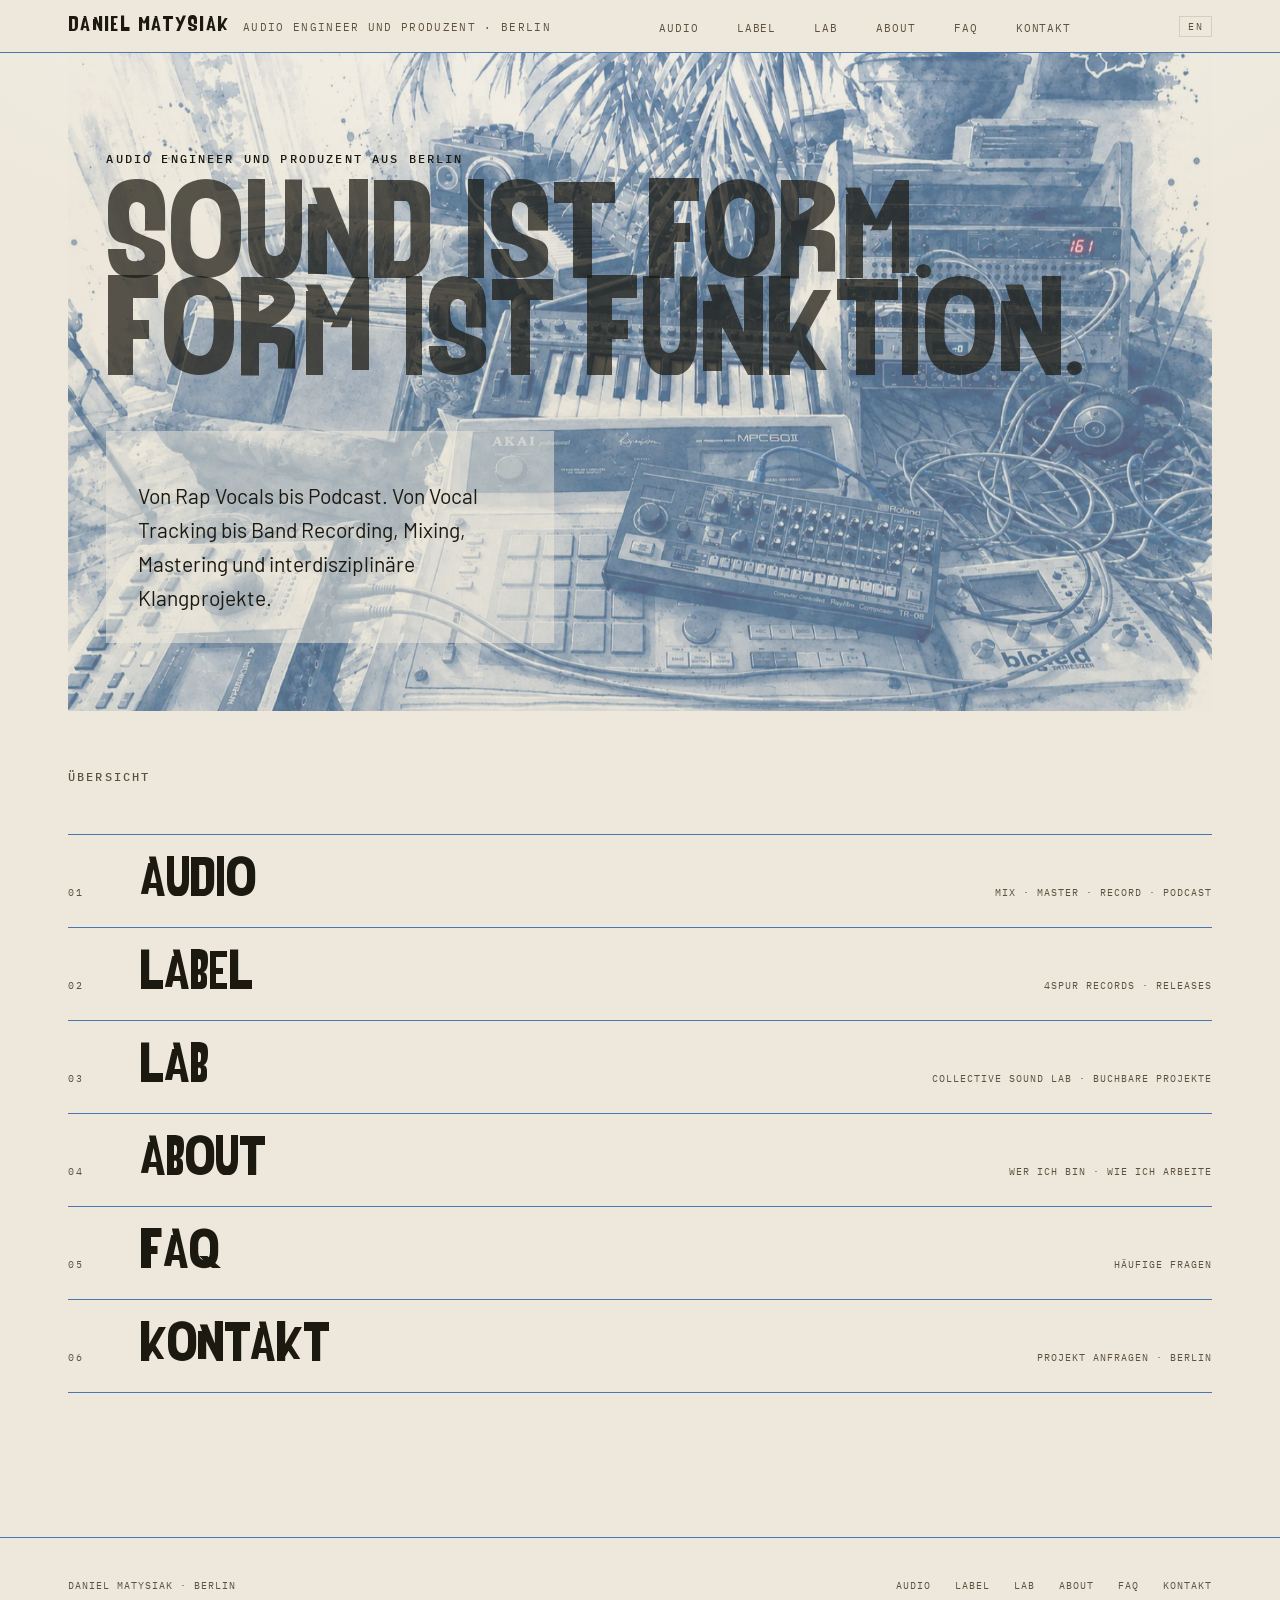
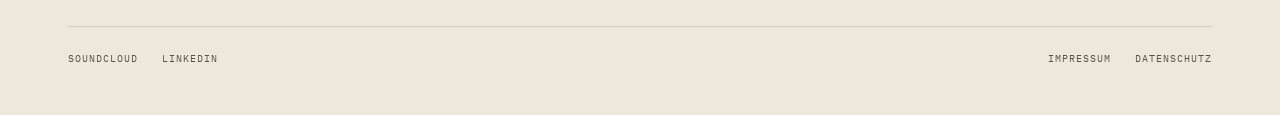
<file: index.html>
<!DOCTYPE html>
<html lang="de">
<head>
  <meta charset="UTF-8">
  <meta name="viewport" content="width=device-width, initial-scale=1.0">
  <title>Daniel Matysiak · Audio Engineer Berlin</title>
  <meta name="description" content="Audio Engineer und Produzent aus Berlin. Mix, Mastering, Recording, Podcast. Von Club Release bis Hörspiel.">
  <meta name="robots" content="index, follow">
  <link rel="canonical" href="https://danielmatysiak.de/">
  <meta property="og:type" content="website">
  <meta property="og:site_name" content="Daniel Matysiak">
  <meta property="og:title" content="Daniel Matysiak · Audio Engineer Berlin">
  <meta property="og:description" content="Audio Engineer und Produzent aus Berlin. Mix, Mastering, Recording, Podcast. Von Club Release bis Hörspiel.">
  <meta property="og:url" content="https://danielmatysiak.de/">
  <meta property="og:image" content="https://danielmatysiak.de/img/og_home.jpg">
  <meta property="og:image:width" content="1200">
  <meta property="og:image:height" content="630">
  <meta property="og:locale" content="de_DE">
  <meta name="twitter:card" content="summary_large_image">
  <meta name="twitter:image" content="https://danielmatysiak.de/img/og_home.jpg">
  <meta name="twitter:title" content="Daniel Matysiak · Audio Engineer Berlin">
  <meta name="twitter:description" content="Audio Engineer und Produzent aus Berlin. Mix, Mastering, Recording, Podcast. Von Club Release bis Hörspiel.">
  <script type="application/ld+json">{"@context":"https://schema.org","@type":"Person","name":"Daniel Matysiak","jobTitle":"Audio Engineer","description":"Audio Engineer und Produzent aus Berlin. Mix, Mastering, Recording, Podcast.","url":"https://danielmatysiak.de","address":{"@type":"PostalAddress","addressLocality":"Berlin","addressCountry":"DE"},"email":"dmatysiak030@gmail.com","sameAs":["https://soundcloud.com/daniel-matysiak","https://open.spotify.com/artist/4DrfQyzufCqDIMgRiKM5IV","https://www.linkedin.com/in/daniel-matysiak-9b5b524a/"]}</script>
  <link rel="preconnect" href="https://fonts.googleapis.com">
  <link rel="preconnect" href="https://fonts.gstatic.com" crossorigin>
  <link href="https://fonts.googleapis.com/css2?family=Boogaloo&family=Barlow:wght@400;500&family=IBM+Plex+Mono&display=swap" rel="stylesheet">
  <link rel="icon" type="image/png" href="favicon_studio_32.png">
  <link rel="icon" type="image/png" sizes="512x512" href="favicon_studio_512.png">
  <link rel="apple-touch-icon" href="apple-touch-icon.png">
  <link rel="stylesheet" href="styles.css">
</head>
<body class="page-home">

  <nav class="site-nav">
    <div class="nav-inner">
      <div class="nav-brand-wrap">
        <a href="index.html" class="nav-brand">Daniel Matysiak</a>
        <span class="nav-claim">Audio Engineer und Produzent · Berlin</span>
      </div>
      <button class="nav-toggle" id="nav-toggle" aria-label="Menü">
        <span></span><span></span><span></span>
      </button>
      <ul class="nav-links" id="nav-links">
        <li><a href="leistungen.html">Audio</a></li>
        <li><a href="label.html">Label</a></li>
        <li><a href="lab.html">Lab</a></li>
        <li><a href="about.html">About</a></li>
        <li><a href="faq.html">FAQ</a></li>
        <li><a href="kontakt.html">Kontakt</a></li>
      </ul>
      <button class="lang-btn" id="lang-btn">EN</button>
    </div>
  </nav>

  <main class="page">

    <section class="hero hero-deco">
      <p class="hero-kicker" data-en="Audio Engineer and Producer from Berlin">Audio Engineer und Produzent aus Berlin</p>
      <h1 data-en="Sound is Form.<br>Form is Function.">Sound ist Form.<br>Form ist Funktion.</h1>
      <div class="hero-grid">
        <div class="hero-copy">
          <p class="lede" data-en="From rap vocals to podcast. From vocal tracking to band recording, mixing, mastering, and interdisciplinary sound projects.">Von Rap Vocals bis Podcast. Von Vocal Tracking bis Band Recording, Mixing, Mastering und interdisziplinäre Klangprojekte.</p>
        </div>
      </div>
      <img class="hero-deco-img hero-deco-full" src="img/index_hero3.webp" alt="" aria-hidden="true">
    </section>

    <section class="section">
      <p class="section-label" data-en="Overview">Übersicht</p>
      <nav class="chapter-list" aria-label="Seitennavigation">
        <a class="chapter-item" href="leistungen.html">
          <span class="chapter-num">01</span>
          <span class="chapter-title">Audio</span>
          <span class="chapter-desc">Mix · Master · Record · Podcast</span>
        </a>
        <a class="chapter-item" href="label.html">
          <span class="chapter-num">02</span>
          <span class="chapter-title">Label</span>
          <span class="chapter-desc" data-en="4Spur Records · Releases">4Spur Records · Releases</span>
        </a>
        <a class="chapter-item" href="lab.html">
          <span class="chapter-num">03</span>
          <span class="chapter-title">Lab</span>
          <span class="chapter-desc" data-en="Collective Sound Lab · Bookable Projects">Collective Sound Lab · Buchbare Projekte</span>
        </a>
        <a class="chapter-item" href="about.html">
          <span class="chapter-num">04</span>
          <span class="chapter-title">About</span>
          <span class="chapter-desc" data-en="Who I am · How I work">Wer ich bin · Wie ich arbeite</span>
        </a>
        <a class="chapter-item" href="faq.html">
          <span class="chapter-num">05</span>
          <span class="chapter-title">FAQ</span>
          <span class="chapter-desc" data-en="Frequently Asked Questions">Häufige Fragen</span>
        </a>
        <a class="chapter-item" href="kontakt.html">
          <span class="chapter-num">06</span>
          <span class="chapter-title">Kontakt</span>
          <span class="chapter-desc" data-en="Start a project · Berlin">Projekt anfragen · Berlin</span>
        </a>
      </nav>
      <p class="swipe-hint" aria-hidden="true" data-en="← swipe →">← swipe →</p>
    </section>

  </main>

  <footer>
    <div class="footer-inner">
      <div class="footer-top">
        <span>Daniel Matysiak · Berlin</span>
        <nav class="footer-nav">
          <a href="leistungen.html">Audio</a>
          <a href="label.html">Label</a>
          <a href="lab.html">Lab</a>
          <a href="about.html">About</a>
          <a href="faq.html">FAQ</a>
          <a href="kontakt.html">Kontakt</a>
        </nav>
      </div>
      <div class="footer-bottom">
        <div class="footer-socials">
          <a href="https://soundcloud.com/daniel-matysiak" target="_blank" rel="noopener">SoundCloud</a>
          <a href="https://www.linkedin.com/in/daniel-matysiak-9b5b524a/" target="_blank" rel="noopener">LinkedIn</a>
        </div>
        <div class="footer-legal">
          <a href="kontakt.html#impressum">Impressum</a>
          <a href="kontakt.html#datenschutz">Datenschutz</a>
        </div>
      </div>
    </div>
  </footer>

  <script src="main.js"></script>

</body>
</html>
</file>
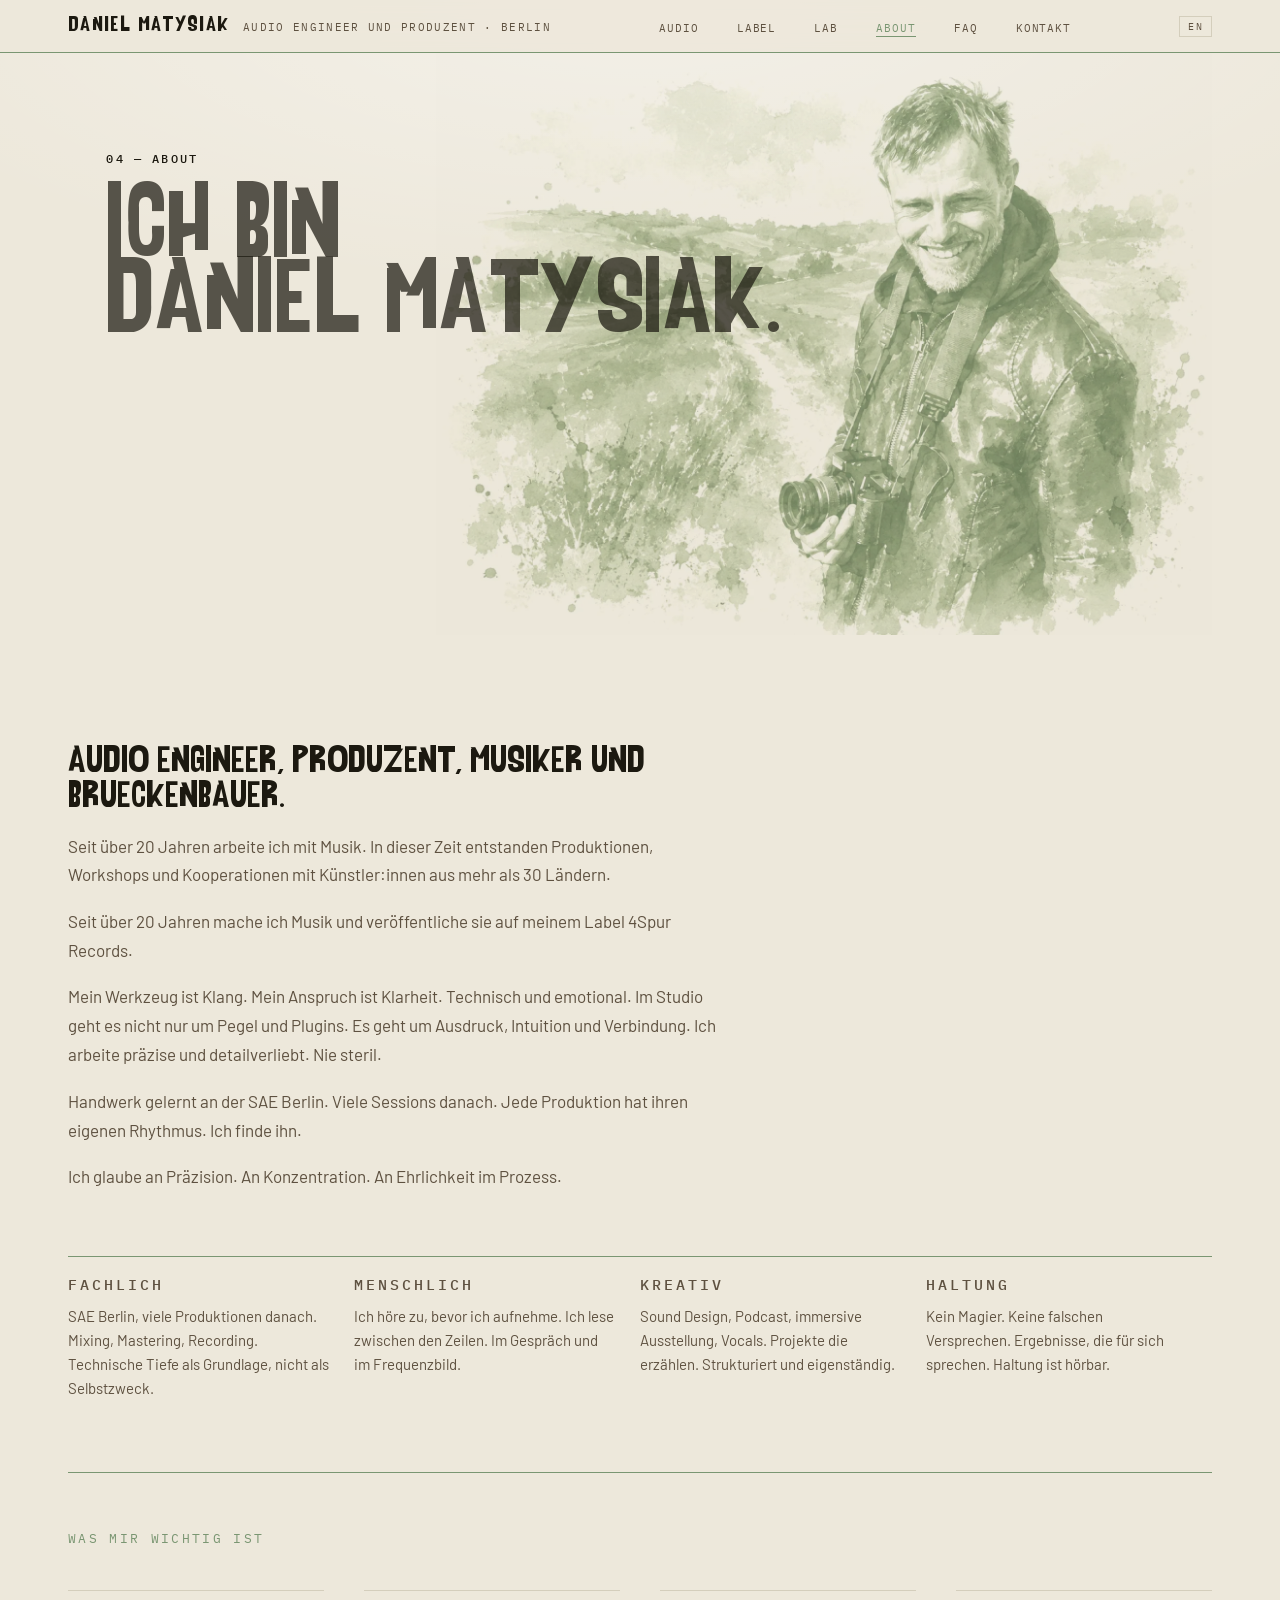
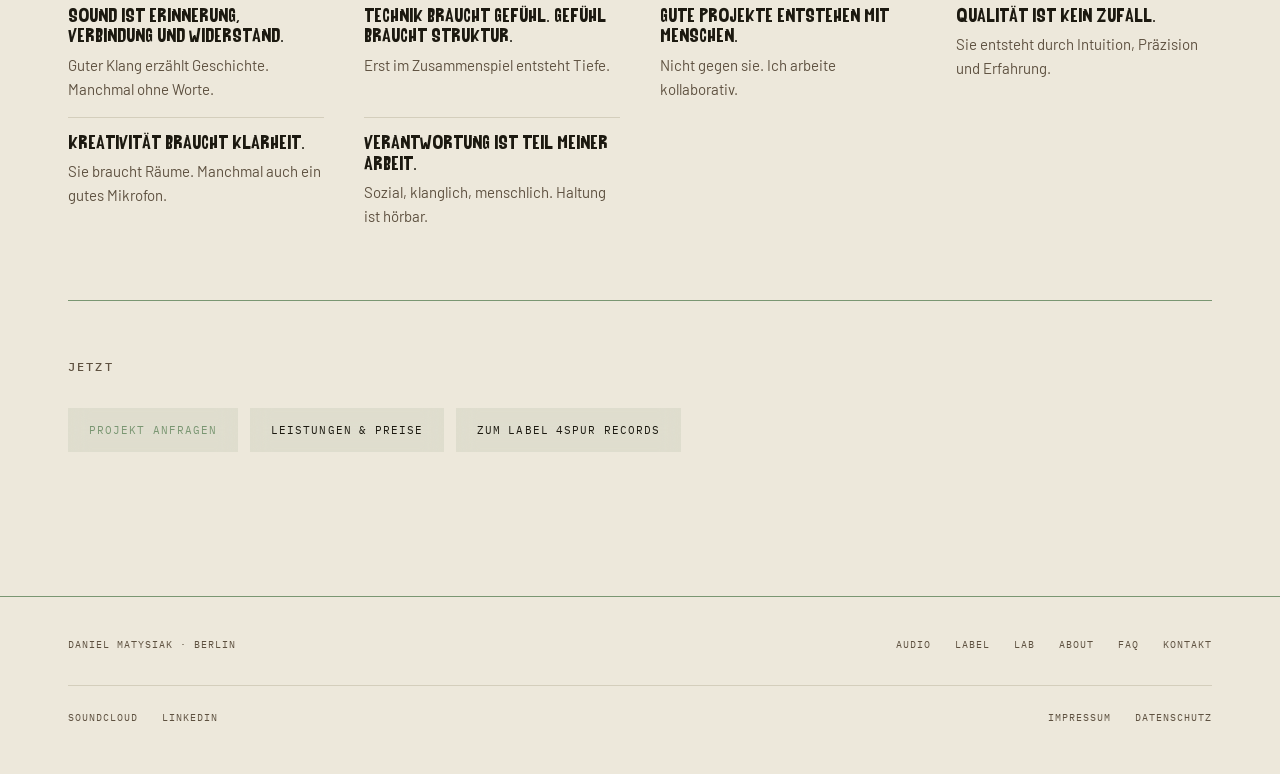
<file: about.html>
<!DOCTYPE html>
<html lang="de">
<head>
  <meta charset="UTF-8">
  <meta name="viewport" content="width=device-width, initial-scale=1.0">
  <title>Daniel Matysiak – Audio Engineer & Produzent Berlin</title>
  <meta name="description" content="Daniel Matysiak – Audio Engineer, Produzent und Klangkurator aus Berlin. SAE-ausgebildet. Über 20 Länder. Studio und Vor-Ort.">
  <meta name="robots" content="index, follow">
  <link rel="canonical" href="https://danielmatysiak.de/about.html">
  <meta property="og:type" content="profile">
  <meta property="og:site_name" content="Daniel Matysiak">
  <meta property="og:title" content="Daniel Matysiak – Audio Engineer & Produzent Berlin">
  <meta property="og:description" content="Audio Engineer, Produzent und Klangkurator aus Berlin. SAE-ausgebildet. Über 20 Länder.">
  <meta property="og:url" content="https://danielmatysiak.de/about.html">
  <meta property="og:image" content="https://danielmatysiak.de/img/og_studio.jpg">
  <meta property="og:image:width" content="1200">
  <meta property="og:image:height" content="630">
  <meta property="og:locale" content="de_DE">
  <meta name="twitter:card" content="summary_large_image">
  <meta name="twitter:image" content="https://danielmatysiak.de/img/og_studio.jpg">
  <meta name="twitter:title" content="Daniel Matysiak – Audio Engineer & Produzent Berlin">
  <meta name="twitter:description" content="Audio Engineer, Produzent und Klangkurator aus Berlin. SAE-ausgebildet. Über 20 Länder.">
  <script type="application/ld+json">{"@context":"https://schema.org","@type":"Person","name":"Daniel Matysiak","jobTitle":"Audio Engineer","description":"Audio Engineer, Produzent und Klangkurator aus Berlin.","url":"https://danielmatysiak.de/about.html","address":{"@type":"PostalAddress","addressLocality":"Berlin","addressCountry":"DE"},"alumniOf":{"@type":"EducationalOrganization","name":"SAE Berlin"},"email":"dmatysiak030@gmail.com","sameAs":["https://soundcloud.com/daniel-matysiak","https://open.spotify.com/artist/4DrfQyzufCqDIMgRiKM5IV","https://www.linkedin.com/in/daniel-matysiak-9b5b524a/"]}</script>
  <link rel="preconnect" href="https://fonts.googleapis.com">
  <link rel="preconnect" href="https://fonts.gstatic.com" crossorigin>
  <link href="https://fonts.googleapis.com/css2?family=Boogaloo&family=Barlow:wght@400;500&family=IBM+Plex+Mono&display=swap" rel="stylesheet">
  <link rel="icon" type="image/png" href="favicon_studio_32.png">
  <link rel="icon" type="image/png" sizes="512x512" href="favicon_studio_512.png">
  <link rel="apple-touch-icon" href="favicon_studio_512.png">
  <link rel="stylesheet" href="styles.css">
</head>
<body class="page-about">

  <nav class="site-nav">
    <div class="nav-inner">
      <div class="nav-brand-wrap">
        <a href="index.html" class="nav-brand">Daniel Matysiak</a>
        <span class="nav-claim">Audio Engineer und Produzent · Berlin</span>
      </div>
      <button class="nav-toggle" id="nav-toggle" aria-label="Menü">
        <span></span><span></span><span></span>
      </button>
      <ul class="nav-links" id="nav-links">
        <li><a href="leistungen.html">Audio</a></li>
        <li><a href="label.html">Label</a></li>
        <li><a href="lab.html">Lab</a></li>
        <li><a href="about.html" class="active">About</a></li>
        <li><a href="faq.html">FAQ</a></li>
        <li><a href="kontakt.html">Kontakt</a></li>
      </ul>
      <button class="lang-btn" id="lang-btn">EN</button>
    </div>
  </nav>

  <main class="page">

    <section class="hero hero-deco">
      <p class="hero-kicker">04 — About</p>
      <h1 data-en="I'm<br>Daniel Matysiak.">Ich bin<br>Daniel Matysiak.</h1>
      <img class="hero-deco-img hero-deco-full" src="img/about_hero.webp" alt="" aria-hidden="true">
    </section>

    <section class="section">
      <div class="about-grid">
        <div>
          <div class="stance-block">
            <p data-en="Audio engineer, producer, musician and bridge-builder.">Audio Engineer, Produzent, Musiker und Brueckenbauer.</p>
            <p data-en="Over 20 years working with sound. Productions, workshops and collaborations with artists from more than 30 countries.">Seit über 20 Jahren arbeite ich mit Musik. In dieser Zeit entstanden Produktionen, Workshops und Kooperationen mit Künstler:innen aus mehr als 30 Ländern.</p>
            <p data-en="I have been making music for over 20 years and release it on my own label, 4Spur Records.">Seit über 20 Jahren mache ich Musik und veröffentliche sie auf meinem Label 4Spur Records.</p>
            <p data-en="My tool is sound. My standard is clarity. Technical and emotional. In the studio, it's not just about levels and plugins. It's about expression, intuition, and connection.">Mein Werkzeug ist Klang. Mein Anspruch ist Klarheit. Technisch und emotional. Im Studio geht es nicht nur um Pegel und Plugins. Es geht um Ausdruck, Intuition und Verbindung. Ich arbeite präzise und detailverliebt. Nie steril.</p>
            <p data-en="Craft learned at SAE Berlin. Many sessions since. Every production has its own rhythm. I find it.">Handwerk gelernt an der SAE Berlin. Viele Sessions danach. Jede Produktion hat ihren eigenen Rhythmus. Ich finde ihn.</p>
            <p data-en="I believe in precision. In focus. In honesty throughout the process.">Ich glaube an Präzision. An Konzentration. An Ehrlichkeit im Prozess.</p>
          </div>
        </div>
      </div>

      <div class="pillars" style="margin-top:3rem;">
        <div class="pillar">
          <p class="pillar-label" data-en="Professional">Fachlich</p>
          <p data-en="SAE Berlin, many productions since. Mixing, mastering, recording. Technical depth as a foundation, not as an end in itself.">SAE Berlin, viele Produktionen danach. Mixing, Mastering, Recording. Technische Tiefe als Grundlage, nicht als Selbstzweck.</p>
        </div>
        <div class="pillar">
          <p class="pillar-label" data-en="Human">Menschlich</p>
          <p data-en="I listen before I record. I read between the lines — in conversation and in the frequency spectrum.">Ich höre zu, bevor ich aufnehme. Ich lese zwischen den Zeilen. Im Gespräch und im Frequenzbild.</p>
        </div>
        <div class="pillar">
          <p class="pillar-label" data-en="Creative">Kreativ</p>
          <p data-en="Sound design, podcast, immersive exhibition, vocals. Projects that tell stories. Structured and self-directed.">Sound Design, Podcast, immersive Ausstellung, Vocals. Projekte die erzählen. Strukturiert und eigenständig.</p>
        </div>
        <div class="pillar">
          <p class="pillar-label" data-en="Stance">Haltung</p>
          <p data-en="No guru. No empty promises. Results that speak for themselves. Stance is audible.">Kein Magier. Keine falschen Versprechen. Ergebnisse, die für sich sprechen. Haltung ist hörbar.</p>
        </div>
      </div>
    </section>

    <section class="section">
      <p class="eyebrow" data-en="What matters to me">Was mir wichtig ist</p>
      <div class="values-grid">
        <div class="value-item">
          <h4 data-en="Sound is memory, connection, and resistance.">Sound ist Erinnerung, Verbindung und Widerstand.</h4>
          <p data-en="Good sound tells stories. Sometimes without words.">Guter Klang erzählt Geschichte. Manchmal ohne Worte.</p>
        </div>
        <div class="value-item">
          <h4 data-en="Technique needs feeling. Feeling needs structure.">Technik braucht Gefühl. Gefühl braucht Struktur.</h4>
          <p data-en="Depth only emerges in the interplay of both.">Erst im Zusammenspiel entsteht Tiefe.</p>
        </div>
        <div class="value-item">
          <h4 data-en="Good projects are made with people.">Gute Projekte entstehen mit Menschen.</h4>
          <p data-en="Not against them. I work collaboratively.">Nicht gegen sie. Ich arbeite kollaborativ.</p>
        </div>
        <div class="value-item">
          <h4 data-en="Quality is no accident.">Qualität ist kein Zufall.</h4>
          <p data-en="It comes from intuition, precision, and experience.">Sie entsteht durch Intuition, Präzision und Erfahrung.</p>
        </div>
        <div class="value-item">
          <h4 data-en="Creativity needs clarity.">Kreativität braucht Klarheit.</h4>
          <p data-en="It needs space. Sometimes also a good microphone.">Sie braucht Räume. Manchmal auch ein gutes Mikrofon.</p>
        </div>
        <div class="value-item">
          <h4 data-en="Responsibility is part of my work.">Verantwortung ist Teil meiner Arbeit.</h4>
          <p data-en="Social, sonic, human. Stance is audible.">Sozial, klanglich, menschlich. Haltung ist hörbar.</p>
        </div>
      </div>
    </section>

    <section class="section">
      <p class="section-label" data-en="Now">Jetzt</p>
      <div class="cta-row">
        <a class="btn" href="kontakt.html"><span data-en="Start a project">Projekt anfragen</span></a>
        <a class="btn-ghost" href="leistungen.html"><span data-en="Services & Pricing">Leistungen &amp; Preise</span></a>
        <a class="btn-ghost" href="label.html"><span data-en="To the label 4Spur Records">Zum Label 4Spur Records</span></a>
      </div>
    </section>

  </main>

  <footer>
    <div class="footer-inner">
      <div class="footer-top">
        <span>Daniel Matysiak · Berlin</span>
        <nav class="footer-nav">
          <a href="leistungen.html">Audio</a>
          <a href="label.html">Label</a>
          <a href="lab.html">Lab</a>
          <a href="about.html">About</a>
          <a href="faq.html">FAQ</a>
          <a href="kontakt.html">Kontakt</a>
        </nav>
      </div>
      <div class="footer-bottom">
        <div class="footer-socials">
          <a href="https://soundcloud.com/daniel-matysiak" target="_blank" rel="noopener">SoundCloud</a>
          <a href="https://www.linkedin.com/in/daniel-matysiak-9b5b524a/" target="_blank" rel="noopener">LinkedIn</a>
        </div>
        <div class="footer-legal">
          <a href="kontakt.html#impressum">Impressum</a>
          <a href="kontakt.html#datenschutz">Datenschutz</a>
        </div>
      </div>
    </div>
  </footer>

  <script src="main.js"></script>

</body>
</html>
</file>
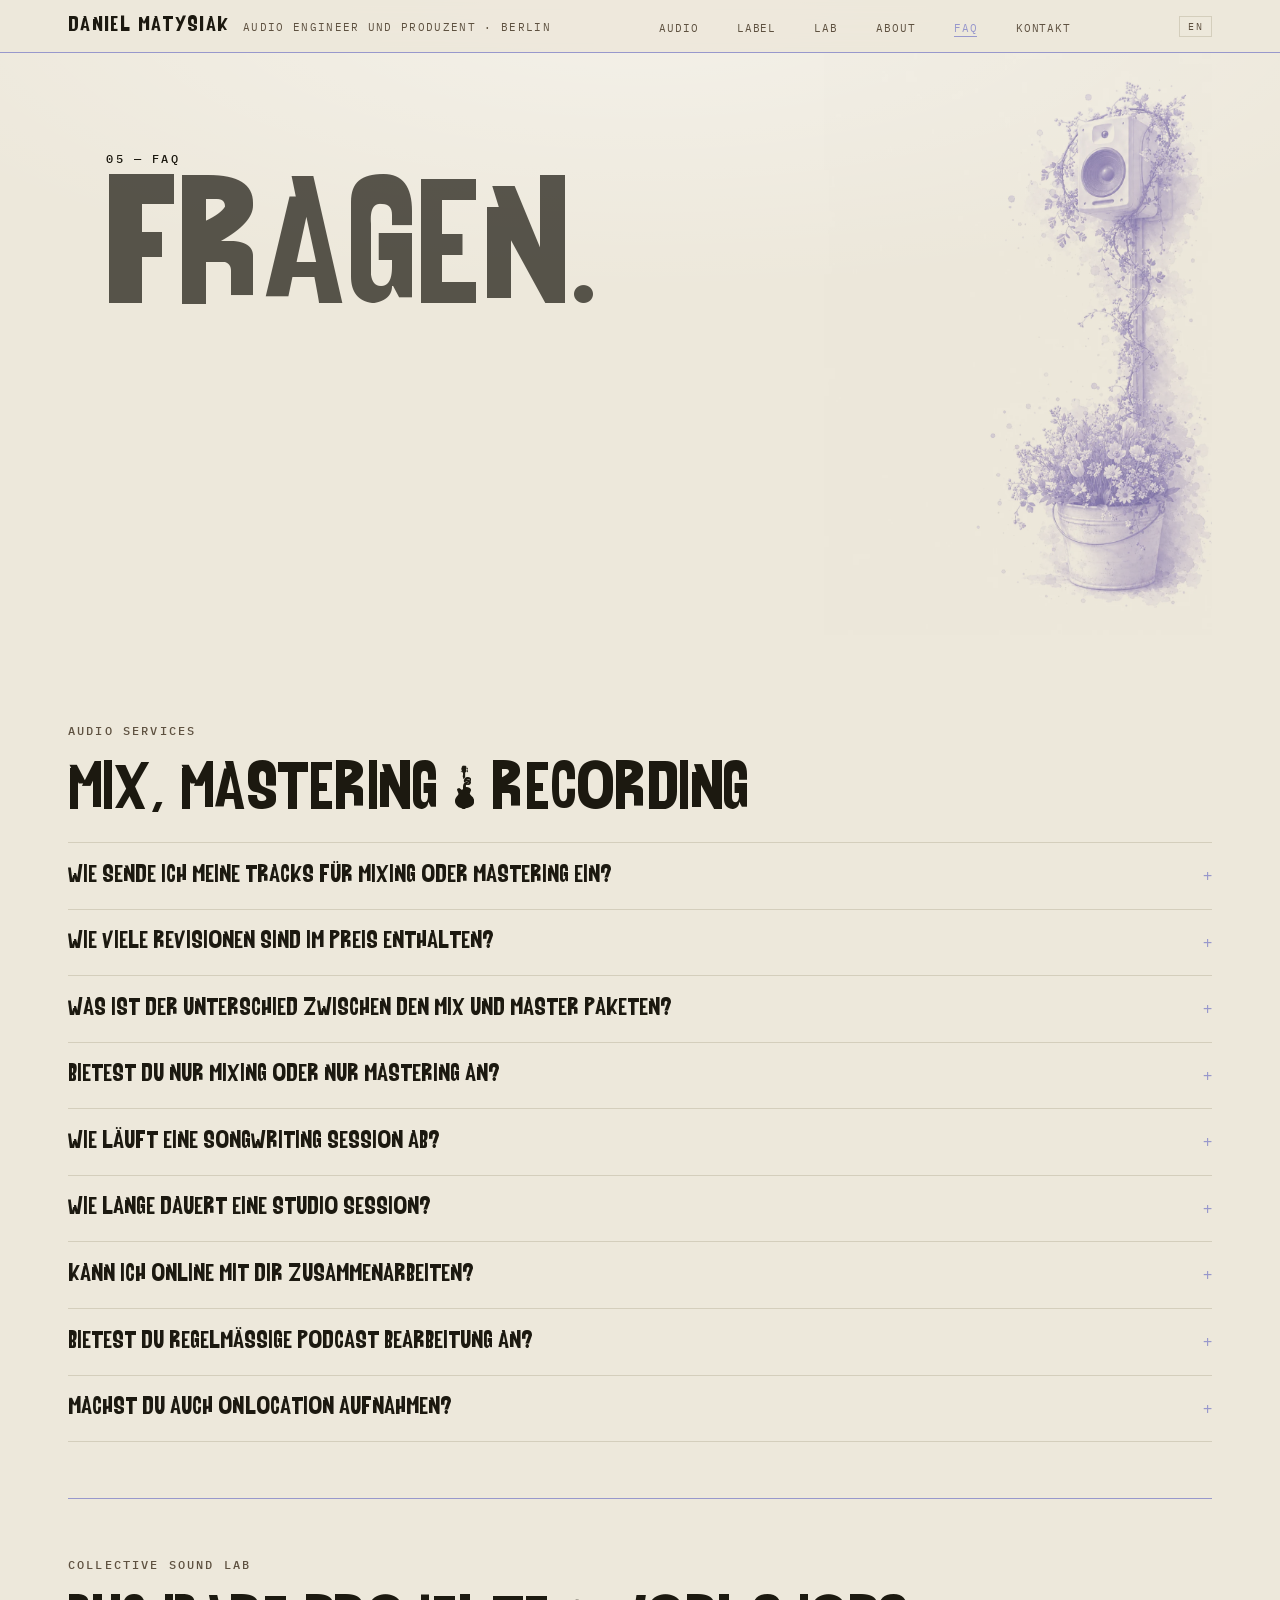
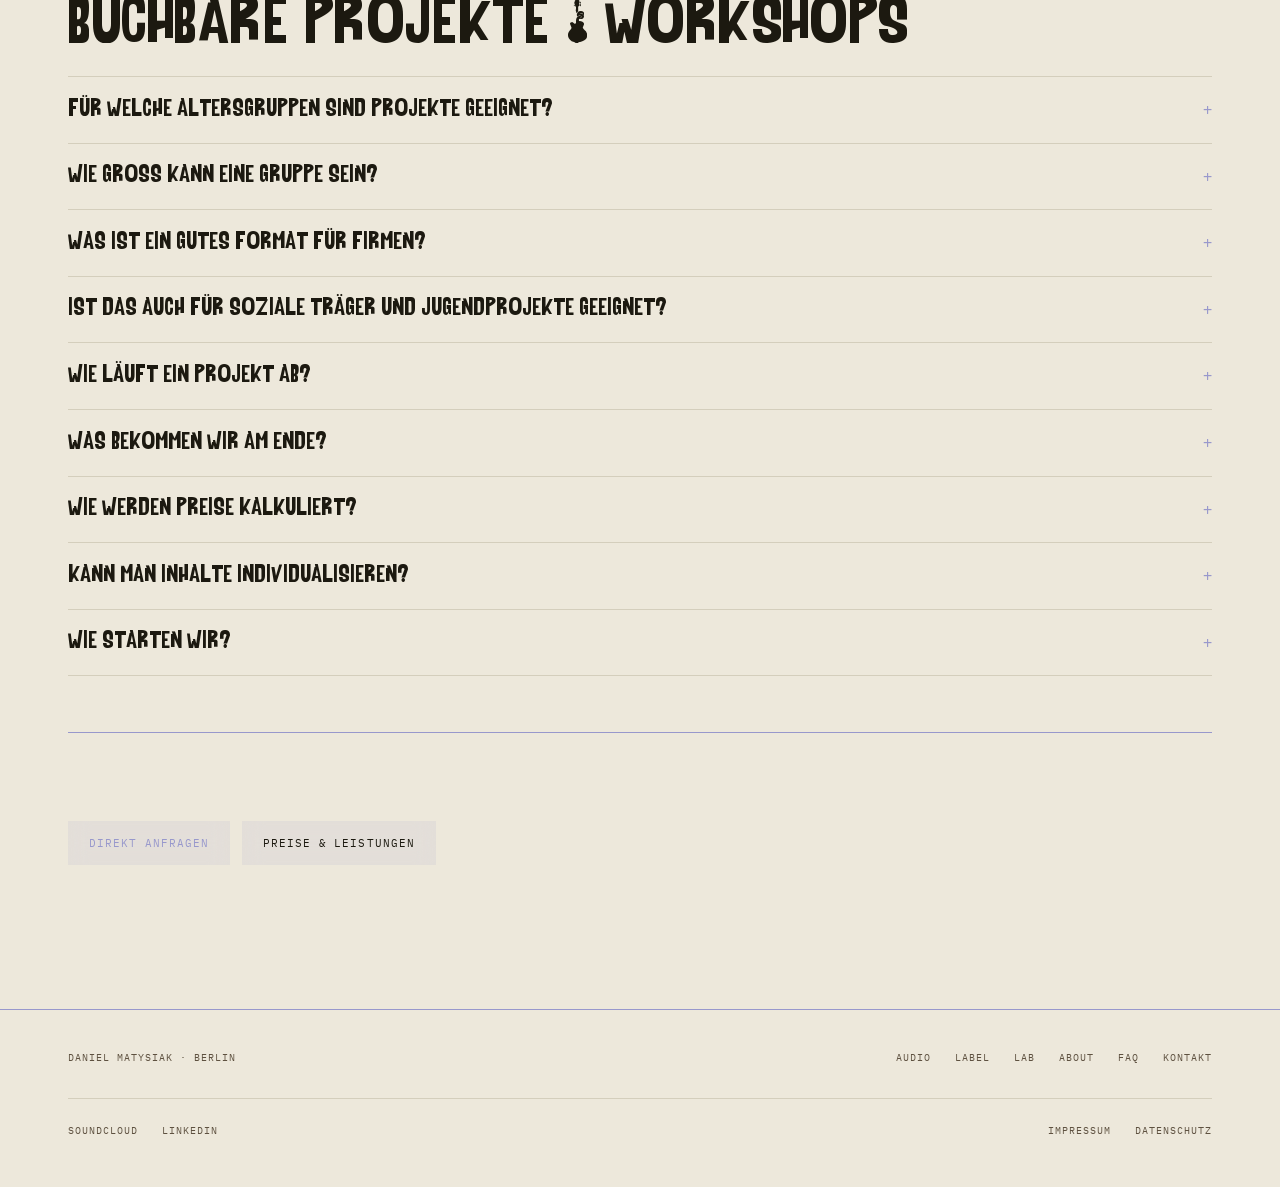
<file: faq.html>
<!DOCTYPE html>
<html lang="de">
<head>
  <meta charset="UTF-8">
  <meta name="viewport" content="width=device-width, initial-scale=1.0">
  <title>FAQ – Mix, Mastering & Sound Lab | Daniel Matysiak</title>
  <meta name="description" content="Häufige Fragen zu Mix, Mastering, Recording, Podcast-Produktion und dem Collective Sound Lab Berlin. Audio Engineering in Berlin.">
  <meta name="robots" content="index, follow">
  <link rel="canonical" href="https://danielmatysiak.de/faq.html">
  <meta property="og:type" content="website">
  <meta property="og:site_name" content="Daniel Matysiak">
  <meta property="og:title" content="FAQ – Mix, Mastering & Collective Sound Lab Berlin">
  <meta property="og:description" content="Häufige Fragen zu Mix, Mastering, Recording, Podcast und dem Collective Sound Lab Berlin.">
  <meta property="og:url" content="https://danielmatysiak.de/faq.html">
  <meta property="og:image" content="https://danielmatysiak.de/img/og_studio.jpg">
  <meta property="og:image:width" content="1200">
  <meta property="og:image:height" content="630">
  <meta property="og:locale" content="de_DE">
  <meta name="twitter:card" content="summary_large_image">
  <meta name="twitter:image" content="https://danielmatysiak.de/img/og_studio.jpg">
  <meta name="twitter:title" content="FAQ – Mix, Mastering & Collective Sound Lab Berlin">
  <meta name="twitter:description" content="Häufige Fragen zu Mix, Mastering, Recording, Podcast und dem Collective Sound Lab Berlin.">
  <link rel="preconnect" href="https://fonts.googleapis.com">
  <link rel="preconnect" href="https://fonts.gstatic.com" crossorigin>
  <link href="https://fonts.googleapis.com/css2?family=Boogaloo&family=Barlow:wght@400;500&family=IBM+Plex+Mono&display=swap" rel="stylesheet">
  <link rel="icon" type="image/png" href="favicon_studio_32.png">
  <link rel="icon" type="image/png" sizes="512x512" href="favicon_studio_512.png">
  <link rel="apple-touch-icon" href="favicon_studio_512.png">
  <link rel="stylesheet" href="styles.css">
  <script type="application/ld+json">
  {
    "@context": "https://schema.org",
    "@type": "FAQPage",
    "mainEntity": [
      {
        "@type": "Question",
        "name": "Wie sende ich meine Tracks für Mixing oder Mastering ein?",
        "acceptedAnswer": { "@type": "Answer", "text": "Als ZIP per WeTransfer, Dropbox oder Google Drive. WAV oder AIFF. 24 Bit. 44.1 bis 48 kHz. Spuren klar benennen." }
      },
      {
        "@type": "Question",
        "name": "Wie viele Revisionen sind im Preis enthalten?",
        "acceptedAnswer": { "@type": "Answer", "text": "Je nach Paket 1 bis 3 Revisionen. Weitere Revisionen oder alternative Versionen sind gegen Aufpreis möglich." }
      },
      {
        "@type": "Question",
        "name": "Was ist der Unterschied zwischen den Mix und Master Paketen?",
        "acceptedAnswer": { "@type": "Answer", "text": "Spuranzahl, Bearbeitungstiefe und Extras. Zum Beispiel zusätzliche Versionen oder Video Feedback." }
      },
      {
        "@type": "Question",
        "name": "Bietest du nur Mixing oder nur Mastering an?",
        "acceptedAnswer": { "@type": "Answer", "text": "Ja. Mastering kann einzeln gebucht werden. Reines Mixing ebenfalls. Am besten mit kurzer Projektbeschreibung anfragen." }
      },
      {
        "@type": "Question",
        "name": "Wie läuft eine Songwriting Session ab?",
        "acceptedAnswer": { "@type": "Answer", "text": "Wir arbeiten an Text, Melodie und Struktur. Du bringst Vision oder Skizzen. Ich unterstütze beim Feinschliff. Auf Wunsch nehmen wir eine Demo auf." }
      },
      {
        "@type": "Question",
        "name": "Wie lange dauert eine Studio Session?",
        "acceptedAnswer": { "@type": "Answer", "text": "Für Vocal Recording plane ich häufig 6 Stunden. Komplexere Projekte stimmen wir vorher ab." }
      },
      {
        "@type": "Question",
        "name": "Kann ich online mit dir zusammenarbeiten?",
        "acceptedAnswer": { "@type": "Answer", "text": "Ja. Datei-Austausch online. Optional Video Feedback zu Mix oder Songwriting. Screen-Audio plus Kommentare." }
      },
      {
        "@type": "Question",
        "name": "Bietest du regelmäßige Podcast-Bearbeitung an?",
        "acceptedAnswer": { "@type": "Answer", "text": "Ja. Einzelne Episoden oder monatliche Pakete. Bei Serien sind Abo-Modelle möglich." }
      },
      {
        "@type": "Question",
        "name": "Machst du auch On-Location Aufnahmen?",
        "acceptedAnswer": { "@type": "Answer", "text": "Ja. Mobiles Setup. Podcast, Interview oder kreative Session. Einfach anfragen." }
      },
      {
        "@type": "Question",
        "name": "Für welche Altersgruppen sind Projekte des Collective Sound Lab geeignet?",
        "acceptedAnswer": { "@type": "Answer", "text": "Von Grundschule bis Oberstufe. Inhalte und Tempo passe ich an. Auch Projektwochen und AG-Formate sind möglich." }
      },
      {
        "@type": "Question",
        "name": "Wie groß kann eine Gruppe im Collective Sound Lab sein?",
        "acceptedAnswer": { "@type": "Answer", "text": "Typisch 8 bis 20 Personen. Größer geht mit Co-Leitung oder klarer Stationen-Struktur." }
      },
      {
        "@type": "Question",
        "name": "Was ist ein gutes Format für Unternehmen?",
        "acceptedAnswer": { "@type": "Answer", "text": "Team Audio Session. Podcast-Teamfolge. Sound Identity Workshop. Kurzer Output. Klare Rollen. Gemeinsames Ergebnis." }
      },
      {
        "@type": "Question",
        "name": "Ist das auch für soziale Träger und Jugendprojekte geeignet?",
        "acceptedAnswer": { "@type": "Answer", "text": "Ja. Niedrigschwellig und prozessorientiert. Fokus auf Ausdruck, Beteiligung und ein sauberes Ergebnis." }
      },
      {
        "@type": "Question",
        "name": "Wie läuft ein Projekt im Collective Sound Lab ab?",
        "acceptedAnswer": { "@type": "Answer", "text": "Kurzes Briefing. Session Plan. Durchführung. Postproduktion. Finale Abgabe als Audio-Datei. Optional kurze Doku für interne Nutzung." }
      },
      {
        "@type": "Question",
        "name": "Was bekommen wir am Ende eines Projekts?",
        "acceptedAnswer": { "@type": "Answer", "text": "Finale Audios. Je nach Projekt: Podcast-Folge, Hörstück, Sound Collage oder Mini-Album. In gängigen Formaten. Archiv-Version möglich." }
      },
      {
        "@type": "Question",
        "name": "Wie werden Preise im Collective Sound Lab kalkuliert?",
        "acceptedAnswer": { "@type": "Answer", "text": "Nach Umfang, Gruppengröße, Ort, Postproduktion und Deliverables. Klares Angebot nach dem Briefing." }
      },
      {
        "@type": "Question",
        "name": "Kann man Inhalte individualisieren?",
        "acceptedAnswer": { "@type": "Answer", "text": "Ja. Themen, Rollen, Genre, Länge und Output sind anpassbar. Auch Kombinationen aus Musik, Sprache und Field Recording." }
      },
      {
        "@type": "Question",
        "name": "Wie starten wir mit einem Projekt?",
        "acceptedAnswer": { "@type": "Answer", "text": "Schreib kurz: Zielgruppe, Zeitraum, Ort, Gruppengröße und Wunschformat. Ich schlage einen Ablauf vor und sende ein Angebot." }
      }
    ]
  }
  </script>
</head>
<body class="page-faq">

  <nav class="site-nav">
    <div class="nav-inner">
      <div class="nav-brand-wrap">
        <a href="index.html" class="nav-brand">Daniel Matysiak</a>
        <span class="nav-claim">Audio Engineer und Produzent · Berlin</span>
      </div>
      <button class="nav-toggle" id="nav-toggle" aria-label="Menü">
        <span></span><span></span><span></span>
      </button>
      <ul class="nav-links" id="nav-links">
        <li><a href="leistungen.html">Audio</a></li>
        <li><a href="label.html">Label</a></li>
        <li><a href="lab.html">Lab</a></li>
        <li><a href="about.html">About</a></li>
        <li><a href="faq.html" class="active">FAQ</a></li>
        <li><a href="kontakt.html">Kontakt</a></li>
      </ul>
      <button class="lang-btn" id="lang-btn">EN</button>
    </div>
  </nav>

  <main class="page">

    <section class="hero hero-deco">
      <p class="hero-kicker">05 — FAQ</p>
      <h1 data-en="Questions.">Fragen.</h1>
      <img class="hero-deco-img hero-deco-portrait" src="img/faq_hero1.webp" alt="" aria-hidden="true">
    </section>

    <section class="section" id="audio">
      <p class="section-label">Audio Services</p>
      <h2>Mix, Mastering &amp; Recording</h2>

      <details class="acc-item">
        <summary data-en="How do I submit my tracks for mixing or mastering?">Wie sende ich meine Tracks für Mixing oder Mastering ein?</summary>
        <div class="acc-body" data-en="As a ZIP via WeTransfer, Dropbox, or Google Drive. WAV or AIFF. 24 bit. 44.1 to 48 kHz. Label tracks clearly.">Als ZIP per WeTransfer, Dropbox oder Google Drive. WAV oder AIFF. 24 Bit. 44.1 bis 48 kHz. Spuren klar benennen.</div>
      </details>
      <details class="acc-item">
        <summary data-en="How many revisions are included in the price?">Wie viele Revisionen sind im Preis enthalten?</summary>
        <div class="acc-body" data-en="Depending on the package, 1 to 3 revisions. Additional revisions or alternative versions are available for an extra charge.">Je nach Paket 1 bis 3 Revisionen. Weitere Revisionen oder alternative Versionen sind gegen Aufpreis möglich.</div>
      </details>
      <details class="acc-item">
        <summary data-en="What is the difference between the mix and master packages?">Was ist der Unterschied zwischen den Mix und Master Paketen?</summary>
        <div class="acc-body" data-en="Track count, depth of processing, and extras. For example, additional versions or video feedback.">Spuranzahl, Bearbeitungstiefe und Extras. Zum Beispiel zusätzliche Versionen oder Video Feedback.</div>
      </details>
      <details class="acc-item">
        <summary data-en="Do you offer mixing or mastering separately?">Bietest du nur Mixing oder nur Mastering an?</summary>
        <div class="acc-body" data-en="Yes. Mastering can be booked individually. Pure mixing as well. Best to enquire with a short project description.">Ja. Mastering kann einzeln gebucht werden. Reines Mixing ebenfalls. Am besten mit kurzer Projektbeschreibung anfragen.</div>
      </details>
      <details class="acc-item">
        <summary data-en="How does a songwriting session work?">Wie läuft eine Songwriting Session ab?</summary>
        <div class="acc-body" data-en="We work on lyrics, melody, and structure. You bring a vision or sketches. I help with the fine-tuning. We can record a demo if you like.">Wir arbeiten an Text, Melodie und Struktur. Du bringst Vision oder Skizzen. Ich unterstütze beim Feinschliff. Auf Wunsch nehmen wir eine Demo auf.</div>
      </details>
      <details class="acc-item">
        <summary data-en="How long does a studio session last?">Wie lange dauert eine Studio Session?</summary>
        <div class="acc-body" data-en="For vocal recording I typically plan 6 hours. More complex projects we agree on in advance.">Für Vocal Recording plane ich häufig 6 Stunden. Komplexere Projekte stimmen wir vorher ab.</div>
      </details>
      <details class="acc-item">
        <summary data-en="Can I work with you online?">Kann ich online mit dir zusammenarbeiten?</summary>
        <div class="acc-body" data-en="Yes. File exchange online. Optional video feedback on the mix or songwriting. Screen audio plus comments.">Ja. Datei-Austausch online. Optional Video Feedback zu Mix oder Songwriting. Screen-Audio plus Kommentare.</div>
      </details>
      <details class="acc-item">
        <summary data-en="Do you offer regular podcast editing?">Bietest du regelmäßige Podcast Bearbeitung an?</summary>
        <div class="acc-body" data-en="Yes. Individual episodes or monthly packages. For series, subscription models are available.">Ja. Einzelne Episoden oder monatliche Pakete. Bei Serien sind Abo-Modelle möglich.</div>
      </details>
      <details class="acc-item">
        <summary data-en="Do you also do on-location recordings?">Machst du auch On-Location Aufnahmen?</summary>
        <div class="acc-body" data-en="Yes. Mobile setup. Podcast, interview, or creative session. Just enquire.">Ja. Mobiles Setup. Podcast, Interview oder kreative Session. Einfach anfragen.</div>
      </details>
    </section>

    <section class="section" id="lab">
      <p class="section-label">Collective Sound Lab</p>
      <h2 data-en="Bookable Projects &amp; Workshops">Buchbare Projekte &amp; Workshops</h2>

      <details class="acc-item">
        <summary data-en="Which age groups are projects suitable for?">Für welche Altersgruppen sind Projekte geeignet?</summary>
        <div class="acc-body" data-en="From primary school to upper secondary. I adapt content and pace. Project weeks and club formats are also possible.">Von Grundschule bis Oberstufe. Inhalte und Tempo passe ich an. Auch Projektwochen und AG-Formate sind möglich.</div>
      </details>
      <details class="acc-item">
        <summary data-en="How large can a group be?">Wie groß kann eine Gruppe sein?</summary>
        <div class="acc-body" data-en="Typically 8 to 20 people. Larger works with co-facilitation or a clear station structure.">Typisch 8 bis 20 Personen. Größer geht mit Co-Leitung oder klarer Stationen-Struktur.</div>
      </details>
      <details class="acc-item">
        <summary data-en="What is a good format for companies?">Was ist ein gutes Format für Firmen?</summary>
        <div class="acc-body" data-en="Team audio session. Podcast team episode. Sound identity workshop. Short output. Clear roles. Shared outcome.">Team Audio Session. Podcast-Teamfolge. Sound Identity Workshop. Kurzer Output. Klare Rollen. Gemeinsames Ergebnis.</div>
      </details>
      <details class="acc-item">
        <summary data-en="Is this also suitable for social organisations and youth projects?">Ist das auch für soziale Träger und Jugendprojekte geeignet?</summary>
        <div class="acc-body" data-en="Yes. Accessible and process-oriented. Focus on expression, participation, and a clean outcome.">Ja. Niedrigschwellig und prozessorientiert. Fokus auf Ausdruck, Beteiligung und ein sauberes Ergebnis.</div>
      </details>
      <details class="acc-item">
        <summary data-en="How does a project work?">Wie läuft ein Projekt ab?</summary>
        <div class="acc-body" data-en="Short briefing. Session plan. Execution. Post-production. Final delivery as an audio file. Optional short documentation for internal use.">Kurzes Briefing. Session Plan. Durchführung. Postproduktion. Finale Abgabe als Audio-Datei. Optional kurze Doku für interne Nutzung.</div>
      </details>
      <details class="acc-item">
        <summary data-en="What do we get at the end?">Was bekommen wir am Ende?</summary>
        <div class="acc-body" data-en="Final audio files. Depending on the project: podcast episode, audio piece, sound collage, or mini-album. In common formats. Archive version available.">Finale Audios. Je nach Projekt: Podcast-Folge, Hörstück, Sound Collage oder Mini-Album. In gängigen Formaten. Archiv-Version möglich.</div>
      </details>
      <details class="acc-item">
        <summary data-en="How are prices calculated?">Wie werden Preise kalkuliert?</summary>
        <div class="acc-body" data-en="By scope, group size, location, post-production, and deliverables. A clear quote after the briefing.">Nach Umfang, Gruppengröße, Ort, Postproduktion und Deliverables. Klares Angebot nach dem Briefing.</div>
      </details>
      <details class="acc-item">
        <summary data-en="Can content be customised?">Kann man Inhalte individualisieren?</summary>
        <div class="acc-body" data-en="Yes. Topics, roles, genre, length, and output are all adaptable. Combinations of music, speech, and field recording are also possible.">Ja. Themen, Rollen, Genre, Länge und Output sind anpassbar. Auch Kombinationen aus Musik, Sprache und Field Recording.</div>
      </details>
      <details class="acc-item">
        <summary data-en="How do we get started?">Wie starten wir?</summary>
        <div class="acc-body" data-en="Write briefly: target group, timeframe, location, group size, and preferred format. I'll suggest a plan and send a quote.">Schreib kurz: Zielgruppe, Zeitraum, Ort, Gruppengröße und Wunschformat. Ich schlage einen Ablauf vor und sende ein Angebot.</div>
      </details>
    </section>

    <section class="section">
      <div class="cta-row">
        <a class="btn" href="kontakt.html"><span data-en="Get in touch">Direkt anfragen</span></a>
        <a class="btn-ghost" href="leistungen.html"><span data-en="Pricing & Services">Preise &amp; Leistungen</span></a>
      </div>
    </section>

  </main>

  <footer>
    <div class="footer-inner">
      <div class="footer-top">
        <span>Daniel Matysiak · Berlin</span>
        <nav class="footer-nav">
          <a href="leistungen.html">Audio</a>
          <a href="label.html">Label</a>
          <a href="lab.html">Lab</a>
          <a href="about.html">About</a>
          <a href="faq.html">FAQ</a>
          <a href="kontakt.html">Kontakt</a>
        </nav>
      </div>
      <div class="footer-bottom">
        <div class="footer-socials">
          <a href="https://soundcloud.com/daniel-matysiak" target="_blank" rel="noopener">SoundCloud</a>
          <a href="https://www.linkedin.com/in/daniel-matysiak-9b5b524a/" target="_blank" rel="noopener">LinkedIn</a>
        </div>
        <div class="footer-legal">
          <a href="kontakt.html#impressum">Impressum</a>
          <a href="kontakt.html#datenschutz">Datenschutz</a>
        </div>
      </div>
    </div>
  </footer>

  <script src="main.js"></script>

</body>
</html>
</file>
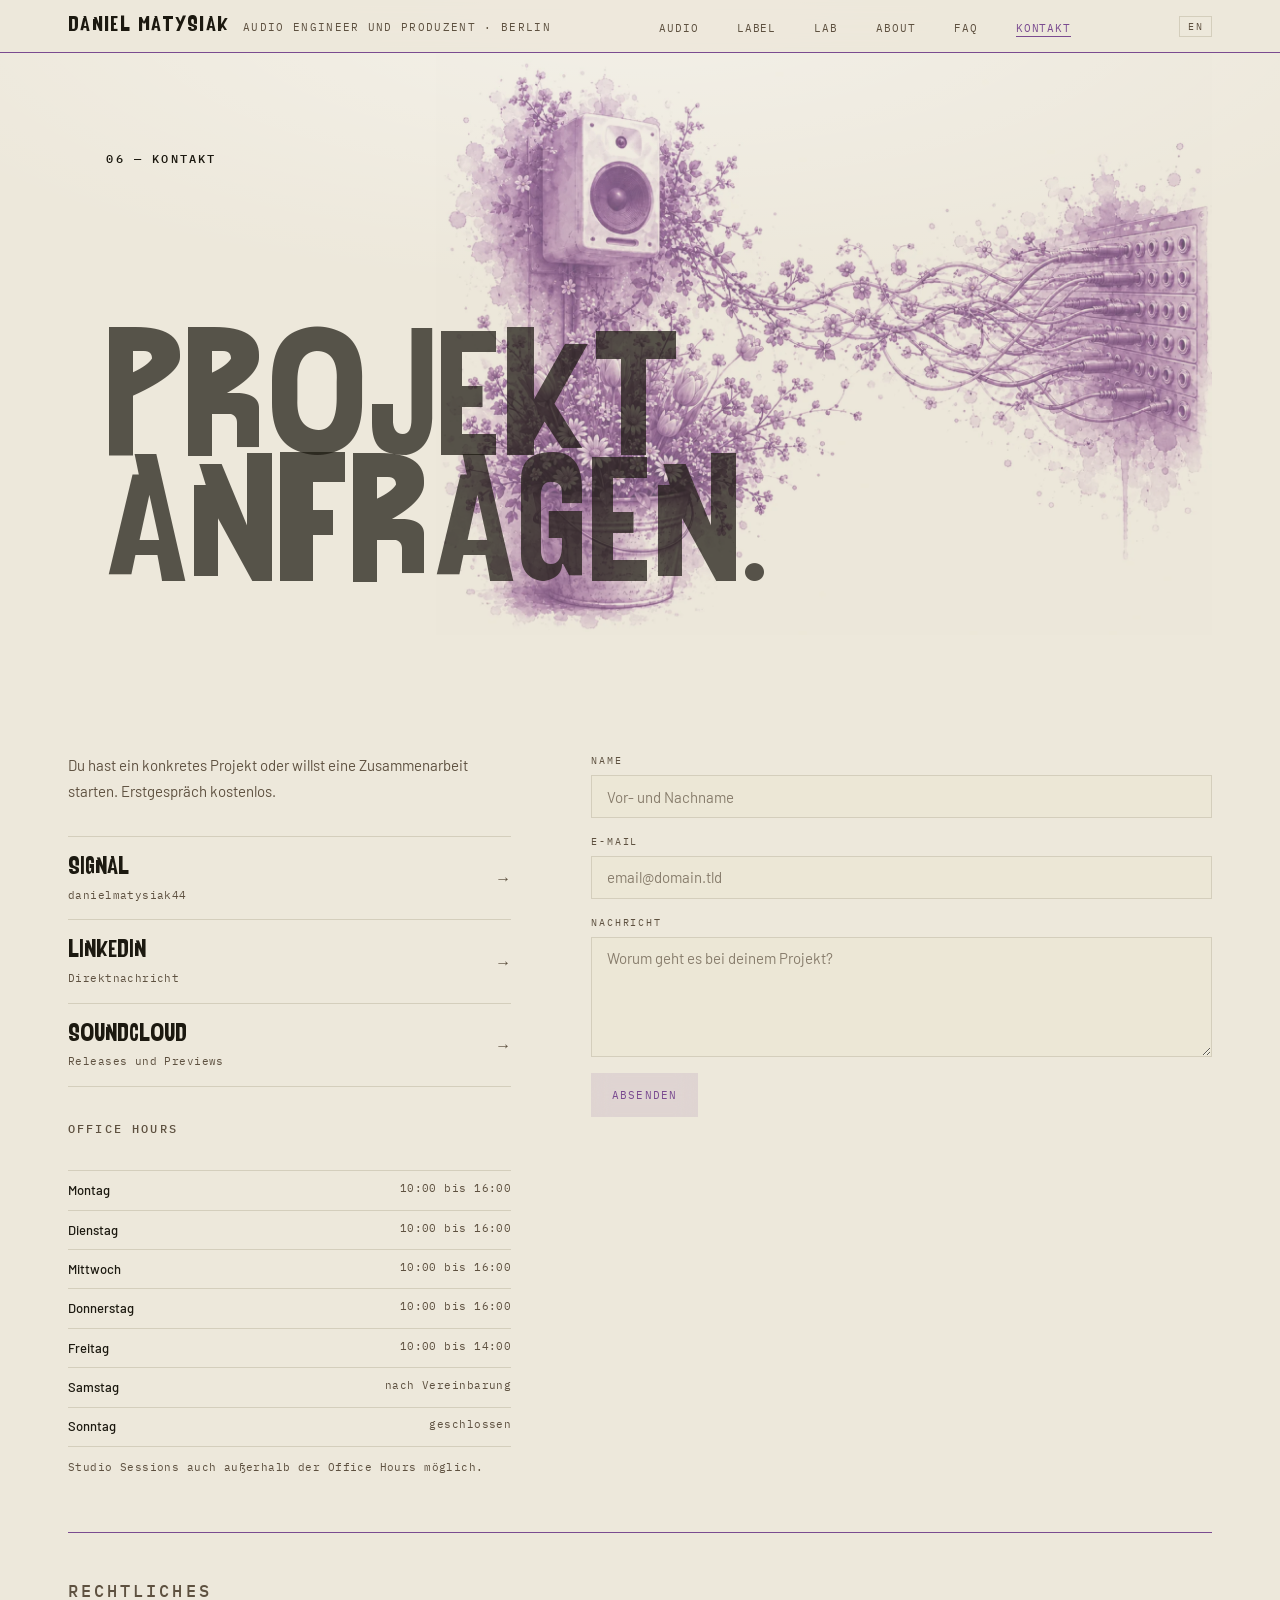
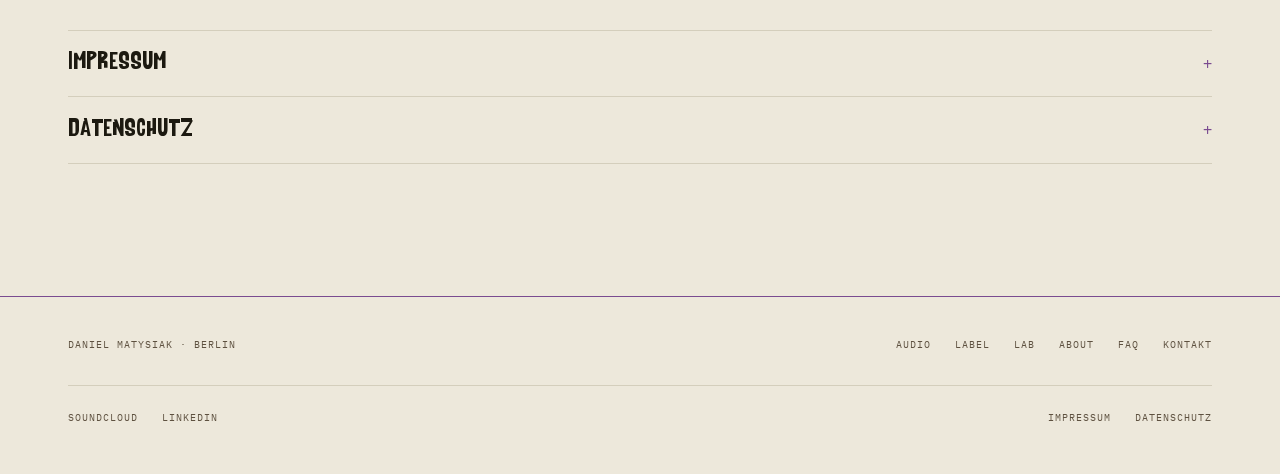
<file: kontakt.html>
<!DOCTYPE html>
<html lang="de">
<head>
  <meta charset="UTF-8">
  <meta name="viewport" content="width=device-width, initial-scale=1.0">
  <title>Kontakt – Projekt anfragen | Daniel Matysiak</title>
  <meta name="description" content="Projekt anfragen. Mix, Mastering, Recording, Podcast und Collective Sound Lab Berlin. Erstgespräch kostenlos.">
  <meta name="robots" content="index, follow">
  <link rel="canonical" href="https://danielmatysiak.de/kontakt.html">
  <meta property="og:type" content="website">
  <meta property="og:site_name" content="Daniel Matysiak">
  <meta property="og:title" content="Kontakt – Projekt anfragen | Daniel Matysiak Berlin">
  <meta property="og:description" content="Projekt anfragen. Mix, Mastering, Recording, Podcast und Collective Sound Lab Berlin. Erstgespräch kostenlos.">
  <meta property="og:url" content="https://danielmatysiak.de/kontakt.html">
  <meta property="og:image" content="https://danielmatysiak.de/img/og_studio.jpg">
  <meta property="og:image:width" content="1200">
  <meta property="og:image:height" content="630">
  <meta property="og:locale" content="de_DE">
  <meta name="twitter:card" content="summary_large_image">
  <meta name="twitter:image" content="https://danielmatysiak.de/img/og_studio.jpg">
  <meta name="twitter:title" content="Kontakt – Projekt anfragen | Daniel Matysiak Berlin">
  <meta name="twitter:description" content="Projekt anfragen. Mix, Mastering, Recording, Podcast und Collective Sound Lab Berlin. Erstgespräch kostenlos.">
  <script type="application/ld+json">{"@context":"https://schema.org","@type":"LocalBusiness","name":"Daniel Matysiak – Audio Engineering Berlin","url":"https://danielmatysiak.de","email":"hallo@danielmatysiak.de","address":{"@type":"PostalAddress","streetAddress":"Pannierstr. 64","postalCode":"12043","addressLocality":"Berlin","addressCountry":"DE"},"openingHoursSpecification":[{"@type":"OpeningHoursSpecification","dayOfWeek":["Monday","Tuesday","Wednesday","Thursday"],"opens":"10:00","closes":"16:00"},{"@type":"OpeningHoursSpecification","dayOfWeek":"Friday","opens":"10:00","closes":"14:00"}]}</script>
  <link rel="preconnect" href="https://fonts.googleapis.com">
  <link rel="preconnect" href="https://fonts.gstatic.com" crossorigin>
  <link href="https://fonts.googleapis.com/css2?family=Boogaloo&family=Barlow:wght@400;500&family=IBM+Plex+Mono&display=swap" rel="stylesheet">
  <link rel="icon" type="image/png" href="favicon_studio_32.png">
  <link rel="icon" type="image/png" sizes="512x512" href="favicon_studio_512.png">
  <link rel="apple-touch-icon" href="favicon_studio_512.png">
  <link rel="stylesheet" href="styles.css">
</head>
<body class="page-contact">

  <nav class="site-nav">
    <div class="nav-inner">
      <div class="nav-brand-wrap">
        <a href="index.html" class="nav-brand">Daniel Matysiak</a>
        <span class="nav-claim">Audio Engineer und Produzent · Berlin</span>
      </div>
      <button class="nav-toggle" id="nav-toggle" aria-label="Menü">
        <span></span><span></span><span></span>
      </button>
      <ul class="nav-links" id="nav-links">
        <li><a href="leistungen.html">Audio</a></li>
        <li><a href="label.html">Label</a></li>
        <li><a href="lab.html">Lab</a></li>
        <li><a href="about.html">About</a></li>
        <li><a href="faq.html">FAQ</a></li>
        <li><a href="kontakt.html" class="active">Kontakt</a></li>
      </ul>
      <button class="lang-btn" id="lang-btn">EN</button>
    </div>
  </nav>

  <main class="page">

    <section class="hero hero-deco">
      <p class="hero-kicker" data-en="06 — Contact">06 — Kontakt</p>
      <h1 data-en="Start a<br>project.">Projekt<br>anfragen.</h1>
      <img class="hero-deco-img hero-deco-full" src="img/kontakt_hero1.webp" alt="" aria-hidden="true">
    </section>

    <section class="section">
      <div class="contact-grid">
        <div>
          <p class="body-text" style="color:var(--muted);font-size:15px" data-en="You have a concrete project or want to start a collaboration. First conversation free.">Du hast ein konkretes Projekt oder willst eine Zusammenarbeit starten. Erstgespräch kostenlos.</p>

          <div style="margin-top:2rem">
            <a class="contact-row" href="https://signal.me/#eu/ytpYkIDQV0vk9zMrBibOo_m4kzF3wHfx0a8rHgkST4qM8pjwKVtALJuwZXJrjIkE" target="_blank" rel="noopener">
              <div>
                <span class="contact-row-name">Signal</span>
                <span class="contact-row-sub">danielmatysiak44</span>
              </div>
              <span class="contact-row-arrow">→</span>
            </a>
            <a class="contact-row" href="https://www.linkedin.com/in/daniel-matysiak-9b5b524a/" target="_blank" rel="noopener">
              <div>
                <span class="contact-row-name">LinkedIn</span>
                <span class="contact-row-sub" data-en="Direct message">Direktnachricht</span>
              </div>
              <span class="contact-row-arrow">→</span>
            </a>
            <a class="contact-row" href="https://soundcloud.com/daniel-matysiak" target="_blank" rel="noopener">
              <div>
                <span class="contact-row-name">SoundCloud</span>
                <span class="contact-row-sub" data-en="Releases and Previews">Releases und Previews</span>
              </div>
              <span class="contact-row-arrow">→</span>
            </a>
          </div>

          <p class="section-label" style="margin-top:2rem;margin-bottom:0.5rem">Office Hours</p>
          <div class="hours">
            <div class="hour-row"><span class="day" data-en="Monday">Montag</span><span class="time">10:00 bis 16:00</span></div>
            <div class="hour-row"><span class="day" data-en="Tuesday">Dienstag</span><span class="time">10:00 bis 16:00</span></div>
            <div class="hour-row"><span class="day" data-en="Wednesday">Mittwoch</span><span class="time">10:00 bis 16:00</span></div>
            <div class="hour-row"><span class="day" data-en="Thursday">Donnerstag</span><span class="time">10:00 bis 16:00</span></div>
            <div class="hour-row"><span class="day" data-en="Friday">Freitag</span><span class="time">10:00 bis 14:00</span></div>
            <div class="hour-row"><span class="day" data-en="Saturday">Samstag</span><span class="time" data-en="by appointment">nach Vereinbarung</span></div>
            <div class="hour-row"><span class="day" data-en="Sunday">Sonntag</span><span class="time" data-en="closed">geschlossen</span></div>
          </div>
          <p class="hours-note" data-en="Studio sessions also available outside office hours.">Studio Sessions auch außerhalb der Office Hours möglich.</p>
        </div>

        <div>
          <form id="contact-form" name="simple-contact-form" accept-charset="utf-8"
                action="https://formspree.io/f/xeqwzelq" method="post" onsubmit="handleSubmit(event)">
            <div class="form-field">
              <label for="full-name">Name</label>
              <input type="text" name="name" id="full-name" placeholder="Vor- und Nachname" data-en-placeholder="First and last name" required>
            </div>
            <div class="form-field">
              <label for="email-address">E-Mail</label>
              <input type="email" name="_replyto" id="email-address" placeholder="email@domain.tld" required>
            </div>
            <div class="form-field">
              <label for="message" data-en="Message">Nachricht</label>
              <textarea name="message" id="message" placeholder="Worum geht es bei deinem Projekt?" data-en-placeholder="What's your project about?" required></textarea>
            </div>
            <input type="hidden" name="_subject" value="Kontaktformular danielmatysiak.de">
            <button type="submit" class="btn" data-en="Send">Absenden</button>
          </form>

          <div id="thank-you" class="hidden">
            <h3 data-en="Thank you.">Danke.</h3>
            <p data-en="Your message has arrived. I'll get back to you as soon as possible.">Deine Nachricht ist angekommen. Ich melde mich so bald wie möglich.</p>
          </div>
        </div>
      </div>
    </section>

    <section class="legal-section" id="impressum">
      <p class="section-title">Rechtliches</p>
      <details class="acc-item">
        <summary>Impressum</summary>
        <div class="acc-body">
          <h3>Angaben gemäß § 5 DDG</h3>
          <p>Daniel Matysiak<br>Pannierstr. 64<br>12043 Berlin<br>Deutschland</p>
          <h3>Kontakt</h3>
          <p>E-Mail: <a href="mailto:hallo@danielmatysiak.de">hallo@danielmatysiak.de</a></p>
          <h3>Berufsbezeichnung</h3>
          <p>Audio Engineer und Produzent. Freiberuflich tätig.</p>
          <h3>Label</h3>
          <p>4Spur Records ist das Label von Daniel Matysiak (Anschrift wie oben). Der Vertrieb der Releases erfolgt über The Orchard.</p>
          <h3>Haftung für Inhalte</h3>
          <p>Die Inhalte dieser Seite wurden mit Sorgfalt erstellt. Für die Richtigkeit, Vollständigkeit und Aktualität übernehme ich keine Gewähr.</p>
          <h3>Externe Links</h3>
          <p>Für Inhalte verlinkter externer Seiten bin ich nicht verantwortlich. Zum Zeitpunkt der Verlinkung waren keine Rechtsverstöße erkennbar.</p>
          <h3>Urheberrecht und Bildnachweis</h3>
          <p>Die Cover der Releases auf der Label-Seite stammen von Obruni Antwi oder von Daniel Matysiak (Angabe jeweils beim Cover). Die Rechte an den Fotos der Artists liegen bei Daniel Matysiak; die Abgebildeten sind mit der Veröffentlichung einverstanden. Die Rechte an Musik und Covern liegen bei den jeweiligen Urheberinnen und Urhebern. Eine Nutzung über die Wiedergabe auf dieser Seite hinaus bedarf der Zustimmung.</p>
        </div>
      </details>
      <details class="acc-item" id="datenschutz">
        <summary>Datenschutz</summary>
        <div class="acc-body">
          <h3>Verantwortlicher</h3>
          <p>Daniel Matysiak, Pannierstr. 64, 12043 Berlin. Kontakt: hallo@danielmatysiak.de</p>
          <h3>Erhobene Daten</h3>
          <p>Diese Website setzt selbst keine Cookies und verwendet kein Tracking und keine Analyse-Dienste. Es werden keine personenbezogenen Daten gespeichert, außer wenn du das Kontaktformular nutzt. Eine Ausnahme ist der optionale Spotify-Player auf der Label-Seite (siehe unten).</p>
          <h3>Hosting</h3>
          <p>Diese Website wird über GitHub Pages (GitHub Inc., USA) bereitgestellt. Beim Aufruf verarbeitet der Hosting-Anbieter technisch notwendige Verbindungsdaten, insbesondere deine IP-Adresse. Rechtsgrundlage: Art. 6 Abs. 1 lit. f DSGVO (sicherer und stabiler Betrieb der Website).</p>
          <h3>Lokale Speicherung im Browser</h3>
          <p>Die Seite speichert in deinem Browser (localStorage bzw. sessionStorage) ausschließlich technisch notwendige Einstellungen: deine Sprachwahl (Deutsch/Englisch) und die Richtung der Seitenübergänge. Diese Werte verlassen dein Gerät nicht. Rechtsgrundlage: § 25 Abs. 2 Nr. 2 TDDDG. Zusätzlich merkt sich die Label-Seite deine Zustimmung zum Spotify-Player (siehe unten).</p>
          <h3>Spotify-Player (Label-Seite)</h3>
          <p>Auf der Label-Seite kannst du in den Details eines Releases einen Player von Spotify (Spotify AB, Regeringsgatan 19, 111 53 Stockholm, Schweden) einblenden. Der Player wird erst geladen, wenn du auf „Anhören“ klickst. Erst dann wird eine Verbindung zu Spotify hergestellt, dabei werden unter anderem deine IP-Adresse und Geräteinformationen übertragen, und Spotify kann Cookies oder ähnliche Technologien auf deinem Gerät einsetzen. Auf die weitere Verarbeitung durch Spotify habe ich keinen Einfluss; es gilt die Datenschutzerklärung von Spotify. Rechtsgrundlage ist deine Einwilligung (Art. 6 Abs. 1 lit. a DSGVO, § 25 Abs. 1 TDDDG), die du mit dem Klick erteilst. Damit du nicht jedes Mal neu zustimmen musst, wird die Zustimmung in deinem Browser gespeichert (Eintrag „4spur-spotify-player“ im localStorage); bei weiteren Releases erscheint der Player dann direkt. Du kannst die Einwilligung jederzeit widerrufen: im Detailfenster des Releases über „Spotify-Einwilligung widerrufen“ oder indem du die Website-Daten dieser Seite in deinem Browser löschst. Wer den Player nicht nutzen möchte, kann die Releases über die Links zu Spotify und Apple Music anhören.</p>
          <h3>Links zu Streaming-Plattformen und sozialen Netzwerken</h3>
          <p>Die Seite enthält Links zu Spotify, Apple Music, The Orchard (Promo-Seiten zum Hören ohne Anmeldung), SoundCloud, LinkedIn, X und weiteren Seiten. Beim bloßen Anzeigen der Links werden keine Daten an diese Anbieter übertragen. Erst wenn du einen Link anklickst, gelten die Datenschutzbestimmungen des jeweiligen Anbieters.</p>
          <h3>Kontaktformular</h3>
          <p>Wenn du das Kontaktformular ausfüllst, werden deine Angaben (Name, E-Mail, Nachricht) über Formspree an mich weitergeleitet. Formspree verarbeitet diese Daten auf Servern in den USA. Rechtsgrundlage: Art. 6 Abs. 1 lit. b DSGVO. Die Daten werden nicht an Dritte weitergegeben.</p>
          <h3>Google Fonts</h3>
          <p>Diese Seite lädt Schriften von Google Fonts. Dabei wird deine IP-Adresse an Google übermittelt. Rechtsgrundlage: Art. 6 Abs. 1 lit. f DSGVO.</p>
          <h3>Deine Rechte</h3>
          <p>Du hast das Recht auf Auskunft, Berichtigung, Löschung, Einschränkung der Verarbeitung, Datenübertragbarkeit und Widerspruch sowie das Recht, erteilte Einwilligungen mit Wirkung für die Zukunft zu widerrufen. Kontakt: hallo@danielmatysiak.de. Außerdem kannst du dich bei einer Datenschutz-Aufsichtsbehörde beschweren, zum Beispiel bei der Berliner Beauftragten für Datenschutz und Informationsfreiheit.</p>
        </div>
      </details>
    </section>

  </main>

  <footer>
    <div class="footer-inner">
      <div class="footer-top">
        <span>Daniel Matysiak · Berlin</span>
        <nav class="footer-nav">
          <a href="leistungen.html">Audio</a>
          <a href="label.html">Label</a>
          <a href="lab.html">Lab</a>
          <a href="about.html">About</a>
          <a href="faq.html">FAQ</a>
          <a href="kontakt.html">Kontakt</a>
        </nav>
      </div>
      <div class="footer-bottom">
        <div class="footer-socials">
          <a href="https://soundcloud.com/daniel-matysiak" target="_blank" rel="noopener">SoundCloud</a>
          <a href="https://www.linkedin.com/in/daniel-matysiak-9b5b524a/" target="_blank" rel="noopener">LinkedIn</a>
        </div>
        <div class="footer-legal">
          <a href="#impressum">Impressum</a>
          <a href="#datenschutz">Datenschutz</a>
        </div>
      </div>
    </div>
  </footer>

  <script src="main.js"></script>
  <script>
    // Accordion per Anker öffnen (#impressum / #datenschutz)
    if (location.hash) {
      const target = document.querySelector(location.hash);
      if (target && target.tagName === 'DETAILS') { target.open = true; target.scrollIntoView(); }
    }

    function handleSubmit(e) {
      e.preventDefault();
      const form = document.getElementById('contact-form');
      fetch(form.action, {
        method: 'POST',
        body: new FormData(form),
        headers: { 'Accept': 'application/json' }
      }).then(res => {
        if (res.ok) {
          form.classList.add('hidden');
          document.getElementById('thank-you').classList.remove('hidden');
        } else {
          form.submit();
        }
      }).catch(() => form.submit());
    }
  </script>

</body>
</html>
</file>
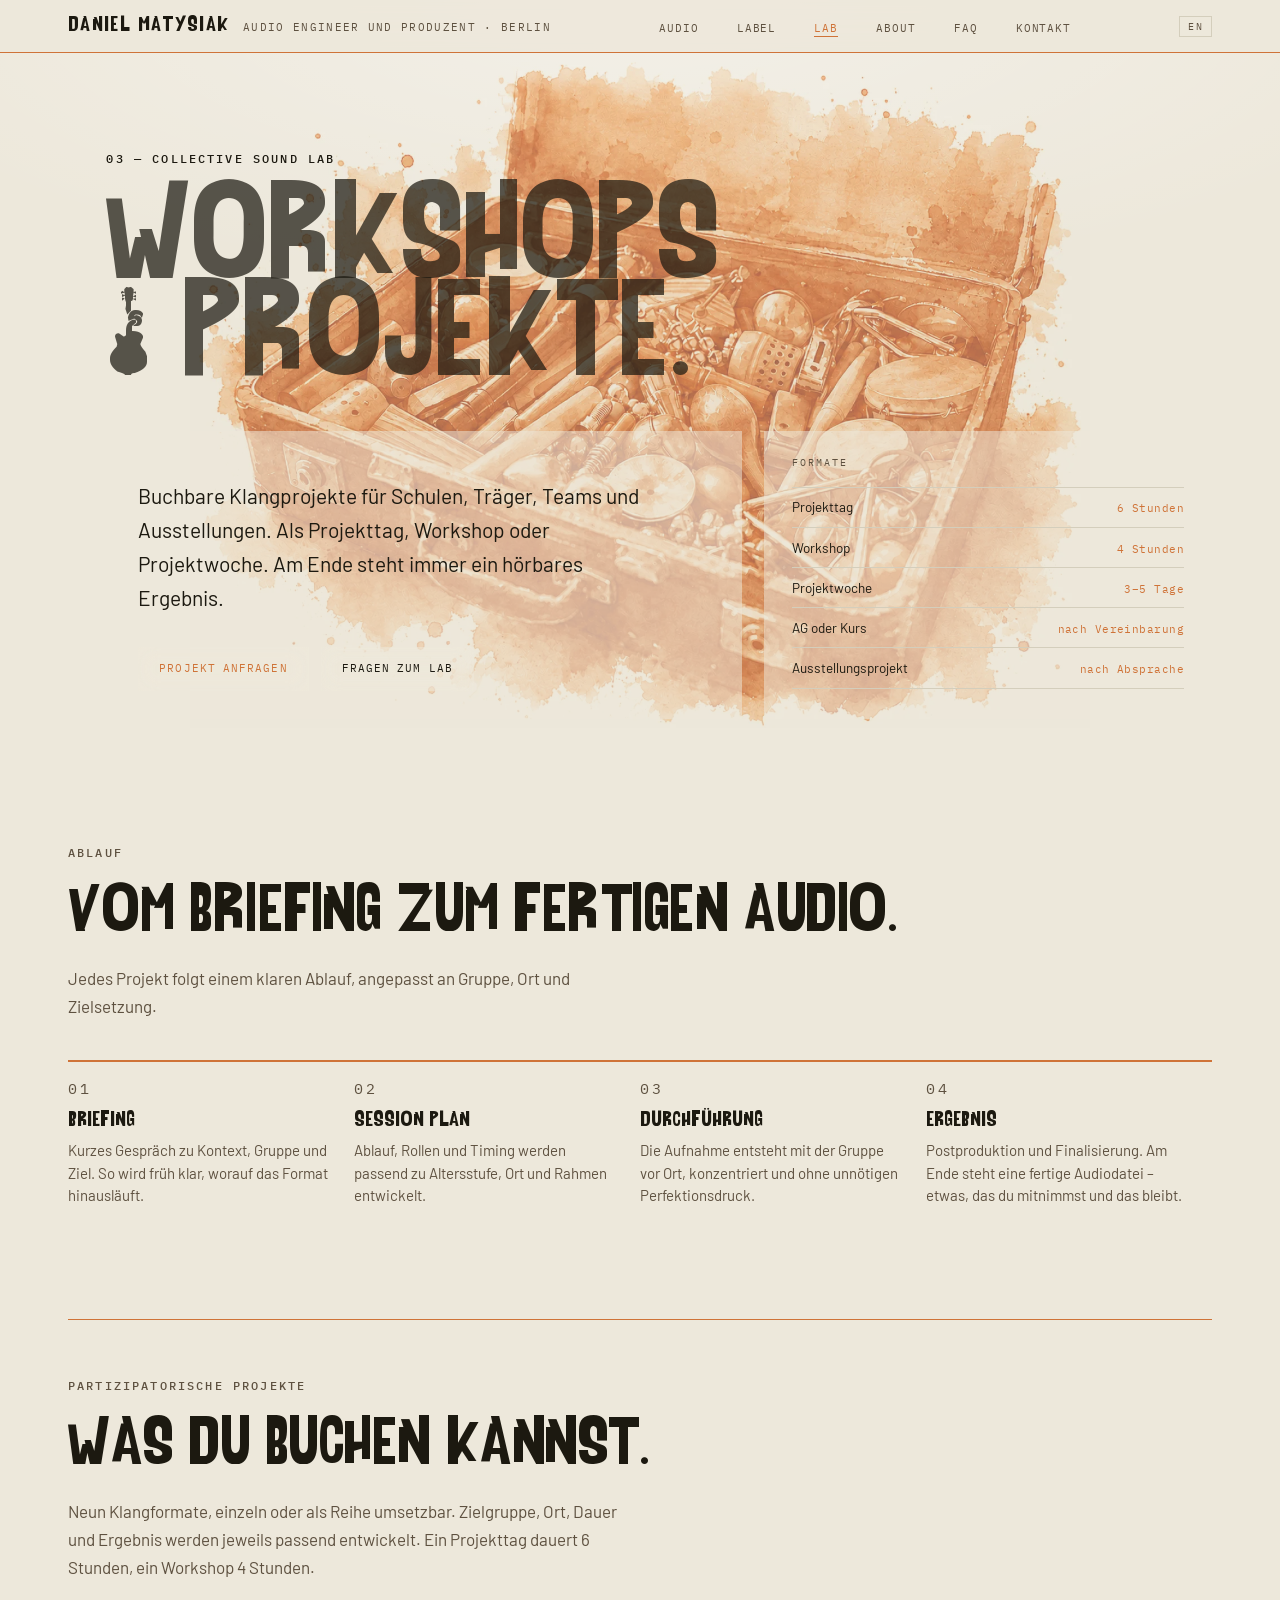
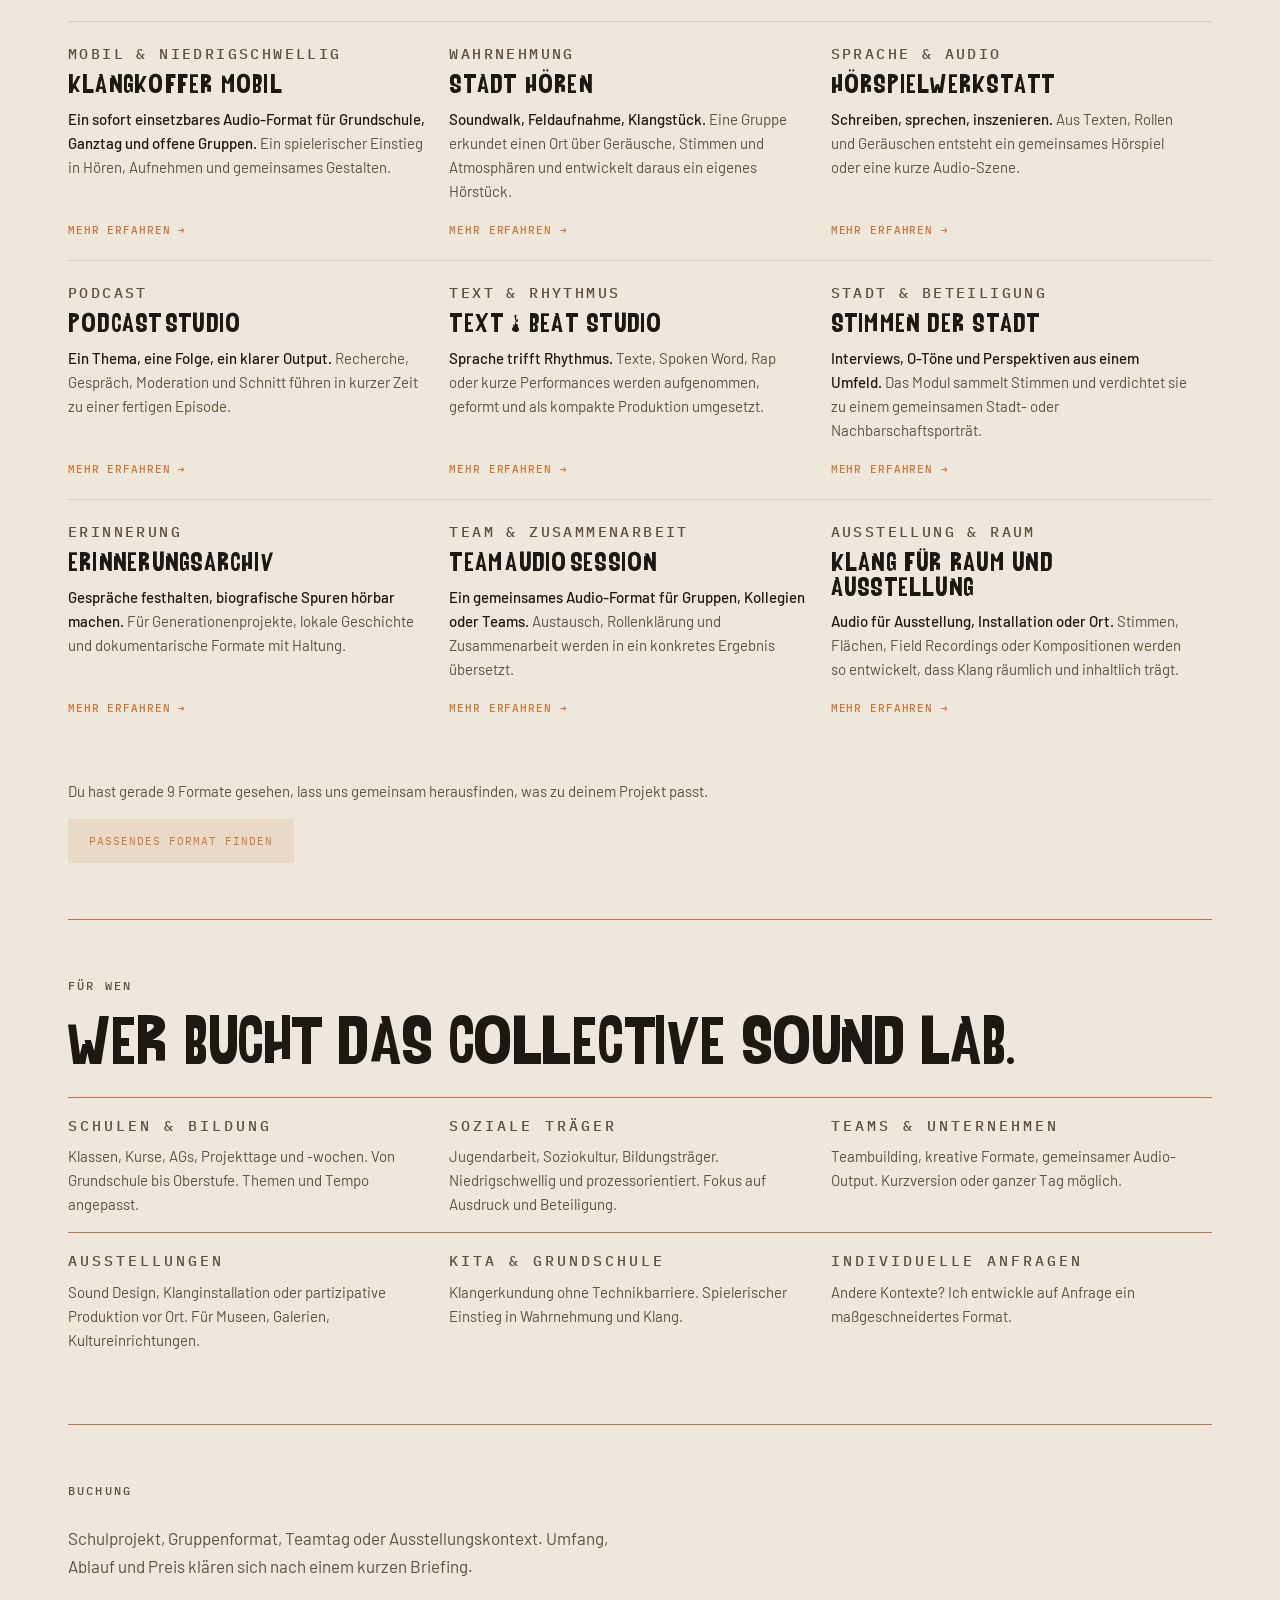
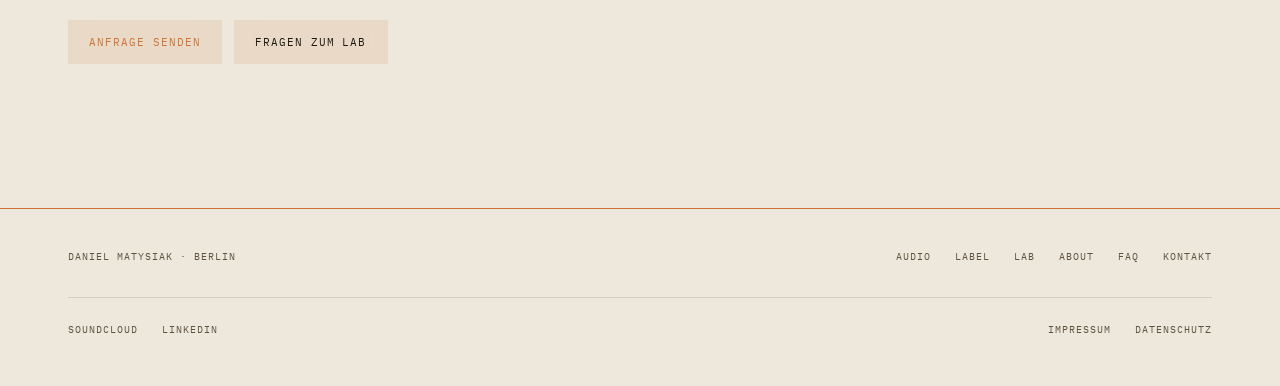
<file: lab.html>
<!DOCTYPE html>
<html lang="de">
<head>
  <meta charset="UTF-8">
  <meta name="viewport" content="width=device-width, initial-scale=1.0">
  <title>Collective Sound Lab Berlin | Daniel Matysiak</title>
  <meta name="description" content="Partizipative Audio-Projekte in Berlin für Schulen, Träger, Teams und Ausstellungen. Buchbar als Projekttag, Workshop oder Projektwoche.">
  <meta name="robots" content="index, follow">
  <link rel="canonical" href="https://danielmatysiak.de/lab.html">
  <meta property="og:type" content="website">
  <meta property="og:site_name" content="Daniel Matysiak">
  <meta property="og:title" content="Collective Sound Lab – Partizipative Klangprojekte Berlin">
  <meta property="og:description" content="Partizipative Audio-Projekte in Berlin für Schulen, Träger, Teams und Ausstellungen. Projekttag, Workshop oder Projektwoche.">
  <meta property="og:url" content="https://danielmatysiak.de/lab.html">
  <meta property="og:image" content="https://danielmatysiak.de/img/og_lab.jpg">
  <meta property="og:image:width" content="1200">
  <meta property="og:image:height" content="630">
  <meta property="og:locale" content="de_DE">
  <meta name="twitter:card" content="summary_large_image">
  <meta name="twitter:image" content="https://danielmatysiak.de/img/og_lab.jpg">
  <meta name="twitter:title" content="Collective Sound Lab – Partizipative Klangprojekte Berlin">
  <meta name="twitter:description" content="Partizipative Audio-Projekte in Berlin für Schulen, Träger, Teams und Ausstellungen.">
  <script type="application/ld+json">{"@context":"https://schema.org","@type":"EducationalOrganization","name":"Collective Sound Lab","description":"Partizipative Audio-Projekte in Berlin für Schulen, Träger, Teams und Ausstellungen.","url":"https://danielmatysiak.de/lab.html","founder":{"@type":"Person","name":"Daniel Matysiak"},"address":{"@type":"PostalAddress","addressLocality":"Berlin","addressCountry":"DE"}}</script>
  <link rel="preconnect" href="https://fonts.googleapis.com">
  <link rel="preconnect" href="https://fonts.gstatic.com" crossorigin>
  <link href="https://fonts.googleapis.com/css2?family=Boogaloo&family=Barlow:wght@400;500&family=IBM+Plex+Mono&display=swap" rel="stylesheet">
  <link rel="icon" type="image/png" href="favicon_lab_32.png">
  <link rel="icon" type="image/png" sizes="512x512" href="favicon_lab_512.png">
  <link rel="apple-touch-icon" href="favicon_lab_512.png">
  <link rel="stylesheet" href="styles.css">
</head>
<body class="page-lab">

  <nav class="site-nav">
    <div class="nav-inner">
      <div class="nav-brand-wrap">
        <a href="index.html" class="nav-brand">Daniel Matysiak</a>
        <span class="nav-claim">Audio Engineer und Produzent · Berlin</span>
      </div>
      <button class="nav-toggle" id="nav-toggle" aria-label="Menü">
        <span></span><span></span><span></span>
      </button>
      <ul class="nav-links" id="nav-links">
        <li><a href="leistungen.html">Audio</a></li>
        <li><a href="label.html">Label</a></li>
        <li><a href="lab.html" class="active">Lab</a></li>
        <li><a href="about.html">About</a></li>
        <li><a href="faq.html">FAQ</a></li>
        <li><a href="kontakt.html">Kontakt</a></li>
      </ul>
      <button class="lang-btn" id="lang-btn">EN</button>
    </div>
  </nav>

  <main class="page">

    <section class="hero hero-deco">
      <p class="hero-kicker">03 — Collective Sound Lab</p>
      <h1 data-en="Workshops<br>&amp; Projects.">Workshops<br>& PROJEKTE.</h1>
      <div class="hero-grid">
        <div class="hero-copy">
          <p class="lede" data-en="Participatory sound projects for schools, organisations, teams, and exhibitions. As a project day, workshop, or project week. The result is always something you can hear.">Buchbare Klangprojekte für Schulen, Träger, Teams und Ausstellungen. Als Projekttag, Workshop oder Projektwoche. Am Ende steht immer ein hörbares Ergebnis.</p>
          <div class="cta-row">
            <a class="btn" href="kontakt.html"><span data-en="Start a project">Projekt anfragen</span></a>
            <a class="btn-ghost" href="faq.html#lab"><span data-en="Lab FAQ">Fragen zum Lab</span></a>
          </div>
        </div>
        <aside class="hero-panel">
          <p class="hero-panel-label"><span data-en="Formats">Formate</span></p>
          <ul>
            <li><span data-en="Project Day">Projekttag</span> <span data-en="6 hours">6 Stunden</span></li>
            <li>Workshop <span data-en="4 hours">4 Stunden</span></li>
            <li><span data-en="Project Week">Projektwoche</span> <span data-en="3–5 days">3–5 Tage</span></li>
            <li><span data-en="Club or Course">AG oder Kurs</span> <span data-en="by arrangement">nach Vereinbarung</span></li>
            <li><span data-en="Exhibition Project">Ausstellungsprojekt</span> <span data-en="by arrangement">nach Absprache</span></li>
          </ul>
        </aside>
      </div>
      <img class="hero-deco-img hero-deco-full" src="img/lab_hero3.webp" alt="" aria-hidden="true">
    </section>

    <section class="section">
      <p class="section-label" data-en="Process">Ablauf</p>
      <h2 data-en="From briefing to finished audio.">Vom Briefing zum fertigen Audio.</h2>
      <p class="section-intro" data-en="Every project follows a clear process, adapted to the group, location, and goals.">Jedes Projekt folgt einem klaren Ablauf, angepasst an Gruppe, Ort und Zielsetzung.</p>
      <div class="lab-phases">
        <div class="lab-phase">
          <p class="lab-phase-num">01</p>
          <h4>Briefing</h4>
          <p data-en="A short conversation about context, group, and goal. This clarifies early on what direction the format will take.">Kurzes Gespräch zu Kontext, Gruppe und Ziel. So wird früh klar, worauf das Format hinausläuft.</p>
        </div>
        <div class="lab-phase">
          <p class="lab-phase-num">02</p>
          <h4>Session Plan</h4>
          <p data-en="Schedule, roles, and timing are developed to suit the age group, location, and setting.">Ablauf, Rollen und Timing werden passend zu Altersstufe, Ort und Rahmen entwickelt.</p>
        </div>
        <div class="lab-phase">
          <p class="lab-phase-num">03</p>
          <h4 data-en="Execution">Durchführung</h4>
          <p data-en="The recording is created with the group on location, focused and without unnecessary pressure for perfection.">Die Aufnahme entsteht mit der Gruppe vor Ort, konzentriert und ohne unnötigen Perfektionsdruck.</p>
        </div>
        <div class="lab-phase">
          <p class="lab-phase-num">04</p>
          <h4 data-en="Result">Ergebnis</h4>
          <p data-en="Post-production and finalisation. The result is a finished audio file — something you take with you and that lasts.">Postproduktion und Finalisierung. Am Ende steht eine fertige Audiodatei – etwas, das du mitnimmst und das bleibt.</p>
        </div>
      </div>
    </section>

    <section class="section">
      <p class="section-label" data-en="Participatory Projects">Partizipatorische Projekte</p>
      <h2 data-en="What we offer.">Was du buchen kannst.</h2>
      <p class="section-intro" data-en="Nine formats, usable individually or as a series. Target audience, location, duration, and outcome are each developed to fit. A project day lasts 6 hours, a workshop 4 hours.">Neun Klangformate, einzeln oder als Reihe umsetzbar. Zielgruppe, Ort, Dauer und Ergebnis werden jeweils passend entwickelt. Ein Projekttag dauert 6 Stunden, ein Workshop 4 Stunden.</p>
      <div class="lab-modules">
        <div class="lab-module">
          <p class="lab-module-tag" data-en="Mobile & accessible">Mobil &amp; niedrigschwellig</p>
          <h4 data-en="Mobile Sound Kit">Klangkoffer mobil</h4>
          <p data-en="<strong>A ready-to-use audio format for primary school, all-day care, and open groups.</strong> A playful introduction to listening, recording, and creating together."><strong>Ein sofort einsetzbares Audio-Format für Grundschule, Ganztag und offene Gruppen.</strong> Ein spielerischer Einstieg in Hören, Aufnehmen und gemeinsames Gestalten.</p>
          <div class="lab-module-more">
            <button class="lab-more-btn" data-dialog="dlg-klangkoffer" type="button">Mehr erfahren →</button>
          </div>
        </div>
        <div class="lab-module">
          <p class="lab-module-tag" data-en="Perception">Wahrnehmung</p>
          <h4 data-en="Listen to the City">Stadt hören</h4>
          <p data-en="<strong>Sound walk, field recording, sound piece.</strong> A group explores a location through sounds, voices, and atmospheres and develops their own audio piece from it."><strong>Soundwalk, Feldaufnahme, Klangstück.</strong> Eine Gruppe erkundet einen Ort über Geräusche, Stimmen und Atmosphären und entwickelt daraus ein eigenes Hörstück.</p>
          <div class="lab-module-more">
            <button class="lab-more-btn" data-dialog="dlg-soundwalk" type="button">Mehr erfahren →</button>
          </div>
        </div>
        <div class="lab-module">
          <p class="lab-module-tag" data-en="Language & Audio">Sprache &amp; Audio</p>
          <h4 data-en="Audio Drama Workshop">Hörspielwerkstatt</h4>
          <p data-en="<strong>Write, speak, perform.</strong> From texts, roles, and sounds, a shared radio play or short audio scene is created."><strong>Schreiben, sprechen, inszenieren.</strong> Aus Texten, Rollen und Geräuschen entsteht ein gemeinsames Hörspiel oder eine kurze Audio-Szene.</p>
          <div class="lab-module-more">
            <button class="lab-more-btn" data-dialog="dlg-hoerspiel" type="button">Mehr erfahren →</button>
          </div>
        </div>
        <div class="lab-module">
          <p class="lab-module-tag">Podcast</p>
          <h4 data-en="Podcast Studio">Podcast-Studio</h4>
          <p data-en="<strong>One topic, one episode, one clear output.</strong> Research, conversation, presenting, and editing lead to a finished episode in a short time."><strong>Ein Thema, eine Folge, ein klarer Output.</strong> Recherche, Gespräch, Moderation und Schnitt führen in kurzer Zeit zu einer fertigen Episode.</p>
          <div class="lab-module-more">
            <button class="lab-more-btn" data-dialog="dlg-podcast" type="button">Mehr erfahren →</button>
          </div>
        </div>
        <div class="lab-module">
          <p class="lab-module-tag" data-en="Text & Rhythm">Text &amp; Rhythmus</p>
          <h4 data-en="Text &amp; Beat Studio">Text &amp; Beat Studio</h4>
          <p data-en="<strong>Language meets rhythm.</strong> Texts, spoken word, rap, or short performances are recorded, shaped, and realised as a compact production."><strong>Sprache trifft Rhythmus.</strong> Texte, Spoken Word, Rap oder kurze Performances werden aufgenommen, geformt und als kompakte Produktion umgesetzt.</p>
          <div class="lab-module-more">
            <button class="lab-more-btn" data-dialog="dlg-beatbars" type="button">Mehr erfahren →</button>
          </div>
        </div>
        <div class="lab-module">
          <p class="lab-module-tag" data-en="City & Participation">Stadt &amp; Beteiligung</p>
          <h4 data-en="Voices of the City">Stimmen der Stadt</h4>
          <p data-en="<strong>Interviews, on-location audio, and perspectives from a community.</strong> The module collects voices and condenses them into a shared portrait of a city or neighbourhood."><strong>Interviews, O-Töne und Perspektiven aus einem Umfeld.</strong> Das Modul sammelt Stimmen und verdichtet sie zu einem gemeinsamen Stadt- oder Nachbarschaftsporträt.</p>
          <div class="lab-module-more">
            <button class="lab-more-btn" data-dialog="dlg-voices" type="button">Mehr erfahren →</button>
          </div>
        </div>
        <div class="lab-module">
          <p class="lab-module-tag" data-en="Memory">Erinnerung</p>
          <h4 data-en="Memory Archive">Erinnerungsarchiv</h4>
          <p data-en="<strong>Preserving conversations, making biographical traces audible.</strong> For intergenerational projects, local history, and documentary formats with a clear perspective."><strong>Gespräche festhalten, biografische Spuren hörbar machen.</strong> Für Generationenprojekte, lokale Geschichte und dokumentarische Formate mit Haltung.</p>
          <div class="lab-module-more">
            <button class="lab-more-btn" data-dialog="dlg-memory" type="button">Mehr erfahren →</button>
          </div>
        </div>
        <div class="lab-module">
          <p class="lab-module-tag" data-en="Team & Collaboration">Team &amp; Zusammenarbeit</p>
          <h4 data-en="Team Audio Session">Team-Audio-Session</h4>
          <p data-en="<strong>A shared audio format for groups, staff, or teams.</strong> Exchange, role clarification, and collaboration are translated into a concrete outcome."><strong>Ein gemeinsames Audio-Format für Gruppen, Kollegien oder Teams.</strong> Austausch, Rollenklärung und Zusammenarbeit werden in ein konkretes Ergebnis übersetzt.</p>
          <div class="lab-module-more">
            <button class="lab-more-btn" data-dialog="dlg-team" type="button">Mehr erfahren →</button>
          </div>
        </div>
        <div class="lab-module">
          <p class="lab-module-tag" data-en="Exhibition & Space">Ausstellung &amp; Raum</p>
          <h4 data-en="Sound for Space and Exhibition">Klang für Raum und Ausstellung</h4>
          <p data-en="<strong>Audio for exhibitions, installations, or locations.</strong> Voices, textures, field recordings, or compositions are developed so that sound carries both spatially and conceptually."><strong>Audio für Ausstellung, Installation oder Ort.</strong> Stimmen, Flächen, Field Recordings oder Kompositionen werden so entwickelt, dass Klang räumlich und inhaltlich trägt.</p>
          <div class="lab-module-more">
            <button class="lab-more-btn" data-dialog="dlg-exhibition" type="button">Mehr erfahren →</button>
          </div>
        </div>
      </div>

      <dialog class="lab-dialog" id="dlg-klangkoffer">
        <form method="dialog" class="lab-dialog-close"><button aria-label="Schliessen" type="submit">×</button></form>
        <p class="lab-dialog-tag" data-en="Mobile &amp; accessible">Mobil &amp; niedrigschwellig</p>
        <h4 data-en="Mobile Sound Kit">Klangkoffer mobil</h4>
        <p class="lab-dialog-lede" data-en="Anything can be an instrument.">Alles kann ein Instrument sein.</p>

        <p data-en="A mobile set of microphones, small instruments and sound objects comes straight to the classroom. Together we create sounds, sort them, play with rhythm and silence, and build a small shared audio piece at the end. No experience needed. Just curiosity.">Ein mobiles Setup aus Mikrofonen, kleinen Instrumenten und Geräuschobjekten kommt direkt in die Klasse. Gemeinsam erzeugen wir Klänge, sortieren sie, spielen mit Rhythmus und Stille – und bauen am Ende ein kleines gemeinsames Hörstück. Keine Vorkenntnisse. Nur Neugier.</p>

        <h5 data-en="How it works">Arbeitsweise</h5>
        <ul>
          <li data-en="Mobile setup brought along in full">Mobiles Setup wird vollständig mitgebracht</li>
          <li data-en="Sound exploration in small groups">Klangerkundung in kleinen Gruppen</li>
          <li data-en="Playing with sounds, rhythm and silence">Spiel mit Geräuschen, Rhythmus und Stille</li>
          <li data-en="Simple editing done together">Einfaches Editing gemeinsam</li>
          <li data-en="Result: mini album or short audio piece">Ergebnis: Mini-Album oder kurzes Hörstück</li>
        </ul>

        <h5 data-en="Module options">Modul-Optionen</h5>
        <table class="lab-dialog-table">
          <tr><th data-en="1 project day">1 Projekttag</th><td data-en="Discover → record → shared audio piece">Entdecken → Aufnehmen → gemeinsames Hörstück</td></tr>
          <tr><th data-en="2 project days">2 Projekttage</th><td data-en="Own sound objects → composition → presentation">Eigene Klangobjekte → Komposition → Präsentation</td></tr>
          <tr><th data-en="Multi-part">Mehrteilig</th><td data-en="Regular sound club → growing archive">Regelmäßige Klang-AG → wachsendes Archiv</td></tr>
        </table>

        <h5 data-en="Focus &amp; benefits">Fokus &amp; Nutzen</h5>
        <ul>
          <li data-en="Encourage discovery-based learning and curiosity">Entdeckendes Lernen und Neugier fördern</li>
          <li data-en="Strengthen concentration and listening">Konzentration und Zuhören stärken</li>
          <li data-en="Sense of rhythm and motor skills">Rhythmusgefühl und Motorik</li>
          <li data-en="Creativity and playfulness">Kreativität und Spielfreude</li>
          <li data-en="Producing together as a shared experience">Gemeinsames Produzieren als Erlebnis</li>
        </ul>

        <p class="lab-dialog-note" data-en="Suitable for primary schools, nurseries and family centres. Age, group size and duration are agreed in advance. Also bookable as a regular club format or holiday project.">Geeignet für Grundschule, Kita und Familienzentren. Alter, Gruppengröße und Dauer werden abgestimmt. Auch als festes AG-Format oder Ferienprojekt buchbar.</p>

        <div class="lab-dialog-cta cta-row">
          <a class="btn" href="kontakt.html?format=Klangkoffer%20mobil"><span data-en="Start a project">Projekt anfragen</span></a>
          <button class="btn-ghost lab-share-btn" type="button" data-en="Share">Teilen</button>
        </div>
      </dialog>

      <dialog class="lab-dialog" id="dlg-hoerspiel">
        <form method="dialog" class="lab-dialog-close"><button aria-label="Schliessen" type="submit">×</button></form>
        <p class="lab-dialog-tag" data-en="Language &amp; Audio">Sprache &amp; Audio</p>
        <h4 data-en="Audio Drama Workshop">Hörspielwerkstatt</h4>
        <p class="lab-dialog-lede" data-en="Language becomes a world.">Aus Sprache wird eine Welt.</p>

        <p data-en="The group writes its own scenes, voices roles, builds soundscapes and composes music. A finished audio drama grows from a blank page, complete with dramaturgy, tension, voice and sound. The result belongs to the group.">Die Gruppe schreibt eigene Szenen, spricht Rollen, baut Geräuschkulissen und komponiert Musik. Aus einem leeren Blatt entsteht ein fertiges Hörspiel – mit Dramaturgie, Spannung, Stimme und Klang. Das Ergebnis gehört der Gruppe.</p>

        <h5 data-en="How it works">Arbeitsweise</h5>
        <ul>
          <li data-en="Groups of 8–20, working in small teams with clearly assigned roles">Gruppen von 8–20 Personen, in Kleingruppen mit klar verteilten Rollen</li>
          <li data-en="Alternating between script work, rehearsal and recording">Textarbeit, Sprechproben und Recording im Wechsel</li>
          <li data-en="Professional recording equipment provided in full">Professionelle Aufnahmetechnik wird vollständig gestellt</li>
          <li data-en="Editing, mixing and mastering included">Schnitt, Mix und Abmischung inklusive</li>
          <li data-en="Outcome: a finished audio drama to listen to and share">Abschluss: fertiges Hörspiel zum Anhören und Zeigen</li>
        </ul>

        <h5 data-en="Module options">Modul-Optionen</h5>
        <table class="lab-dialog-table">
          <tr><th data-en="1 project day">1 Projekttag</th><td data-en="Introduction → scene work → recording → demo">Einführung → Szenenarbeit → Aufnahme → Demo</td></tr>
          <tr><th data-en="2 project days">2 Projekttage</th><td data-en="Full script → recording → post-production">Vollständiges Skript → Recording → Postproduktion</td></tr>
          <tr><th data-en="3–5 project days">3–5 Projekttage</th><td data-en="Multi-part audio drama → performance or release">Mehrteiliges Hörspiel → Aufführung oder Veröffentlichung</td></tr>
        </table>

        <h5 data-en="Focus &amp; benefits">Fokus &amp; Nutzen</h5>
        <ul>
          <li data-en="Use language deliberately as a means of expression">Sprache als Ausdrucksmittel bewusst einsetzen</li>
          <li data-en="Creative writing and dramaturgy">Kreatives Schreiben und Dramaturgie</li>
          <li data-en="Voice, body and performance">Stimme, Körper und Performance</li>
          <li data-en="Teamwork and role responsibility">Teamarbeit und Rollenverantwortung</li>
          <li data-en="Concentration and listening">Konzentration und Zuhören</li>
        </ul>

        <p class="lab-dialog-note" data-en="The topic comes from the group. Whether fiction, history or biography, the content belongs to the class. Also bookable as an MSA project or cross-curricular format.">Das Thema kommt aus der Gruppe. Ob Fiktion, Geschichte oder Biografie – der Inhalt gehört der Klasse. Auch als MSA-Projekt oder fächerübergreifendes Format buchbar.</p>

        <div class="lab-dialog-cta cta-row">
          <a class="btn" href="kontakt.html?format=H%C3%B6rspielwerkstatt"><span data-en="Start a project">Projekt anfragen</span></a>
          <button class="btn-ghost lab-share-btn" type="button" data-en="Share">Teilen</button>
        </div>
      </dialog>

      <dialog class="lab-dialog" id="dlg-beatbars">
        <form method="dialog" class="lab-dialog-close"><button aria-label="Schliessen" type="submit">×</button></form>
        <p class="lab-dialog-tag" data-en="Text &amp; Rhythm">Text &amp; Rhythmus</p>
        <h4 data-en="Text &amp; Beat Studio">Text &amp; Beat Studio</h4>
        <p class="lab-dialog-lede" data-en="Rap is language. And language is power.">Rap ist Sprache. Und Sprache ist Macht.</p>

        <p data-en="Young people produce their own beats, write lyrics about their lives and record them. No experience needed, just the willingness to say something. The result is a real track, written, performed and produced by the group itself.">Jugendliche produzieren eigene Beats, schreiben Texte über ihr Leben und nehmen sie auf. Keine Vorkenntnisse nötig. Nur die Bereitschaft, etwas zu sagen. Am Ende steht ein echter Track – geschrieben, gesprochen und produziert von der Gruppe selbst.</p>

        <h5 data-en="How it works">Arbeitsweise</h5>
        <ul>
          <li data-en="Beat production as a group">Beat-Produktion in der Gruppe</li>
          <li data-en="Lyric writing on personal or set topics">Textarbeit zu persönlichen oder vorgegebenen Themen</li>
          <li data-en="Recording and performance coaching">Recording und Performance-Coaching</li>
          <li data-en="Everyone finds their role: writing, performing, producing">Jede Person findet ihre Rolle – Schreiben, Sprechen, Produzieren</li>
          <li data-en="Outcome: a finished track as a group product">Abschluss: fertiger Track als Gruppenprodukt</li>
        </ul>

        <h5 data-en="Module options">Modul-Optionen</h5>
        <table class="lab-dialog-table">
          <tr><th data-en="1 project day">1 Projekttag</th><td data-en="Intro to beats &amp; lyrics → recording → demo track">Einstieg Beat &amp; Text → Aufnahme → Demo-Track</td></tr>
          <tr><th data-en="2–4 project days">2–4 Projekttage</th><td data-en="Deeper lyric work → recording → finished track">Vertiefung Textarbeit → Recording → fertiger Track</td></tr>
          <tr><th data-en="5–8 project days">5–8 Projekttage</th><td data-en="Intensive project → several tracks or an EP → listening session">Intensivprojekt → mehrere Tracks oder EP → Listening Session</td></tr>
        </table>

        <h5 data-en="Focus &amp; benefits">Fokus &amp; Nutzen</h5>
        <ul>
          <li data-en="Build self-efficacy and expressive confidence">Selbstwirksamkeit und Ausdrucksstärke entwickeln</li>
          <li data-en="Use language deliberately as a tool">Sprache als Werkzeug bewusst einsetzen</li>
          <li data-en="Foster a sense of rhythm and body awareness">Rhythmusgefühl und Körperbewusstsein fördern</li>
          <li data-en="Strengthen group identity and mutual respect">Gruppenidentität und gegenseitigen Respekt stärken</li>
          <li data-en="Experience audio as a medium of their own">Audio als eigenes Medium erleben</li>
        </ul>

        <p class="lab-dialog-note" data-en="The format adapts to age and group. Whether open topics or set tasks, the framework is agreed together. Also bookable as a multi-part series or closing event.">Das Format passt sich Alter und Gruppe an. Ob offene Themen oder konkrete Aufgaben – der Rahmen wird gemeinsam festgelegt. Auch als mehrteilige Reihe oder Abschluss-Event buchbar.</p>

        <div class="lab-dialog-cta cta-row">
          <a class="btn" href="kontakt.html?format=Text%20%26%20Beat%20Studio"><span data-en="Start a project">Projekt anfragen</span></a>
          <button class="btn-ghost lab-share-btn" type="button" data-en="Share">Teilen</button>
        </div>
      </dialog>

      <dialog class="lab-dialog" id="dlg-memory">
        <form method="dialog" class="lab-dialog-close"><button aria-label="Schliessen" type="submit">×</button></form>
        <p class="lab-dialog-tag" data-en="Memory">Erinnerung</p>
        <h4 data-en="Memory Archive">Erinnerungsarchiv</h4>
        <p class="lab-dialog-lede" data-en="What goes unsaid is lost.">Was nicht gesagt wird, geht verloren.</p>

        <p data-en="Biographies, memories and eyewitness accounts are recorded, documented and archived. Structured, dignified, with clear consent throughout. The result is an archive: usable internally, exhibition-ready, or as a curated short version for public use.">Biografien, Erinnerungen und Zeitzeugenschaft werden aufgenommen, dokumentiert und archiviert. Strukturiert, würdevoll, mit klarer Einwilligung. Das Ergebnis ist ein Archiv – intern nutzbar, ausstellungsfähig oder als kuratierte Kurzfassung öffentlich einsetzbar.</p>

        <h5 data-en="How it works">Arbeitsweise</h5>
        <ul>
          <li data-en="Releases and consent are clarified in writing beforehand">Freigaben und Einwilligungen werden vorab schriftlich geklärt</li>
          <li data-en="Sensitive topics handled with clear moderation">Sensible Themen mit klarer Moderation</li>
          <li data-en="Recording in a safe, quiet setting">Aufnahme in sicherer, ruhiger Umgebung</li>
          <li data-en="Post-production: editing, mixing, archive format">Postproduktion: Schnitt, Mix, Archivformat</li>
          <li data-en="Result: archive files plus an optional curated short version">Ergebnis: Archiv-Dateien + optional kuratierte Kurzfassung</li>
        </ul>

        <h5 data-en="Booking options">Buchungsoptionen</h5>
        <table class="lab-dialog-table">
          <tr><th data-en="1–2 project days">1–2 Projekttage</th><td data-en="Introduction → recordings → archive handover">Einführung → Aufnahmen → Archiv-Übergabe</td></tr>
          <tr><th data-en="Multi-part series">Mehrteilige Reihe</th><td data-en="Several conversations → curated archive">Mehrere Gespräche → kuratiertes Archiv</td></tr>
          <tr><th data-en="Exhibition module">Ausstellungsmodul</th><td data-en="Sound stations from the archive → space-ready output">Klang-Stationen aus dem Archiv → raumfähige Ausgabe</td></tr>
        </table>

        <h5 data-en="Focus &amp; benefits">Fokus &amp; Nutzen</h5>
        <ul>
          <li data-en="Document biographies and history">Biografien und Geschichte dokumentieren</li>
          <li data-en="Strengthen the dignity and voice of participants">Würde und Stimme der Beteiligten stärken</li>
          <li data-en="Build an internal or public archive">Internes oder öffentliches Archiv aufbauen</li>
          <li data-en="Documented, privacy-compliant production">Dokumentierte, datenschutzkonforme Produktion</li>
          <li data-en="Usable for exhibitions, reports or communications">Nutzbar für Ausstellung, Bericht oder Kommunikation</li>
        </ul>

        <p class="lab-dialog-note" data-en="Suitable for cultural institutions, public authorities, youth welfare services and social organisations. Anonymised versions available on request. Audience, sensitivity and use are clarified in advance during the briefing.">Geeignet für Kultureinrichtungen, Ämter, Jugendhilfe und Träger. Auf Wunsch anonymisierte Fassungen möglich. Zielgruppe, Sensibilität und Nutzung werden vorab im Briefing geklärt.</p>

        <div class="lab-dialog-cta cta-row">
          <a class="btn" href="kontakt.html?format=Erinnerungsarchiv"><span data-en="Start a project">Projekt anfragen</span></a>
          <button class="btn-ghost lab-share-btn" type="button" data-en="Share">Teilen</button>
        </div>
      </dialog>

      <dialog class="lab-dialog" id="dlg-team">
        <form method="dialog" class="lab-dialog-close"><button aria-label="Schliessen" type="submit">×</button></form>
        <p class="lab-dialog-tag" data-en="Team &amp; Collaboration">Team &amp; Zusammenarbeit</p>
        <h4 data-en="Team Audio Session">Team-Audio-Session</h4>
        <p class="lab-dialog-lede" data-en="Culture becomes audible.">Kultur wird hörbar.</p>

        <p data-en="An audio format as a team result. Onboarding story, team manifesto, values in people's own words, an internal mini-series. The group produces together, with clear roles, professional equipment, and a result that works internally or externally.">Ein Audio-Format als Teamergebnis. Onboarding-Story, Team-Manifest, Werte in O-Ton, interne Mini-Serie. Die Gruppe produziert gemeinsam – mit klarer Rollenverteilung, professioneller Technik und einem Ergebnis, das intern oder öffentlich einsetzbar ist.</p>

        <h5 data-en="How it works">Arbeitsweise</h5>
        <ul>
          <li data-en="Format developed together with the team">Format-Entwicklung gemeinsam mit dem Team</li>
          <li data-en="Clear roles: speaking, recording, direction, content">Klare Rollen: Sprechen, Aufnahme, Regie, Inhalt</li>
          <li data-en="Professional setup brought along in full">Professionelles Setup wird vollständig mitgebracht</li>
          <li data-en="Post-production: editing, mixing, output">Postproduktion: Schnitt, Mix, Ausgabe</li>
          <li data-en="Result: 1–3 episodes or one finished track">Ergebnis: 1–3 Episoden oder ein fertiger Track</li>
        </ul>

        <h5 data-en="Booking options">Buchungsoptionen</h5>
        <table class="lab-dialog-table">
          <tr><th data-en="Workshop (4h)">Workshop (4h)</th><td data-en="Introduction → format → recording → demo">Einführung → Format → Aufnahme → Demo</td></tr>
          <tr><th data-en="Day project (6h)">Tagesprojekt (6h)</th><td data-en="Full episode → mixed → handed over">Vollständige Episode → abgemischt → übergeben</td></tr>
          <tr><th data-en="Multi-part series">Mehrteilige Reihe</th><td data-en="Build an editorial team → regular internal format">Redaktion aufbauen → regelmäßiges internes Format</td></tr>
        </table>

        <h5 data-en="Focus &amp; benefits">Fokus &amp; Nutzen</h5>
        <ul>
          <li data-en="Strengthen team cohesion through shared production">Teamzusammenhalt durch gemeinsames Produzieren stärken</li>
          <li data-en="Make company culture audible and communicable">Unternehmenskultur hörbar und kommunizierbar machen</li>
          <li data-en="Improve onboarding and internal communication">Onboarding und interne Kommunikation verbessern</li>
          <li data-en="Employer branding with real voices">Employer Branding mit echten Stimmen</li>
          <li data-en="Professional, ready-to-use result">Professionelles, direkt nutzbares Ergebnis</li>
        </ul>

        <p class="lab-dialog-note" data-en="The format is tailored to your organisation. Topic, tone and use are agreed in advance. Also suitable for CSR projects or external communications.">Das Format wird auf Ihre Organisation abgestimmt. Thema, Tonalität und Nutzung werden vorab vereinbart. Auch für CSR-Projekte oder externe Kommunikation geeignet.</p>

        <div class="lab-dialog-cta cta-row">
          <a class="btn" href="kontakt.html?format=Team-Audio-Session"><span data-en="Start a project">Projekt anfragen</span></a>
          <button class="btn-ghost lab-share-btn" type="button" data-en="Share">Teilen</button>
        </div>
      </dialog>

      <dialog class="lab-dialog" id="dlg-exhibition">
        <form method="dialog" class="lab-dialog-close"><button aria-label="Schliessen" type="submit">×</button></form>
        <p class="lab-dialog-tag" data-en="Exhibition &amp; Space">Ausstellung &amp; Raum</p>
        <h4 data-en="Sound for Space and Exhibition">Klang für Raum und Ausstellung</h4>
        <p class="lab-dialog-lede" data-en="What you hear, you understand differently.">Was man hört, versteht man anders.</p>

        <p data-en="Sound layers for exhibition spaces, stations or objects. Field recordings, voice layers, music, all clearly mixed and output ready for the space. The result orients visitors, creates atmosphere and makes content accessible. For exhibitions, installations, neighbourhood projects or events.">Klang-Ebenen für Ausstellungsräume, Stationen oder Objekte. Field Recording, Voice Layer, Musik – alles klar abgemischt und raumfähig ausgegeben. Das Ergebnis orientiert, schafft Stimmung und macht Inhalte zugänglich. Für Ausstellungen, Installationen, Stadtteilprojekte oder Events.</p>

        <h5 data-en="How it works">Arbeitsweise</h5>
        <ul>
          <li data-en="Briefing: space, goal, mood, audience">Briefing: Raum, Ziel, Stimmung, Zielgruppe</li>
          <li data-en="Field recording, voice recordings or music depending on format">Field Recording, Sprachaufnahmen oder Musik je nach Format</li>
          <li data-en="Post-production: mixing, mastering, multichannel or stereo">Postproduktion: Mix, Mastering, Mehrkanal oder Stereo</li>
          <li data-en="Output in formats suited to your equipment">Ausgabe in passenden Formaten für Ihre Technik</li>
          <li data-en="Optional: on-site installation and briefing">Optional: Vor-Ort-Installation und Einweisung</li>
        </ul>

        <h5 data-en="Booking options">Buchungsoptionen</h5>
        <table class="lab-dialog-table">
          <tr><th data-en="Single module (approx. 1–2 weeks)">Einzelmodul (ca. 1–2 Wochen)</th><td data-en="1 sound station → concept → production → handover">1 Klang-Station → Konzept → Produktion → Übergabe</td></tr>
          <tr><th data-en="Multi-part (approx. 3–6 weeks)">Mehrteilig (ca. 3–6 Wochen)</th><td data-en="Several stations → coordinated soundscape">Mehrere Stationen → abgestimmte Klangwelt</td></tr>
          <tr><th data-en="Event module (1 day, 6h)">Event-Modul (1 Tag, 6 h)</th><td data-en="Live recording + sound reinforcement + listening session">Live-Aufnahme + Beschallung + Listening Session</td></tr>
        </table>

        <h5 data-en="Focus &amp; benefits">Fokus &amp; Nutzen</h5>
        <ul>
          <li data-en="Create spatial orientation and atmosphere">Raumorientierung und Atmosphäre schaffen</li>
          <li data-en="Make content acoustically accessible">Inhalte akustisch zugänglich machen</li>
          <li data-en="Enable audio accessibility">Audio-Barrierefreiheit ermöglichen</li>
          <li data-en="Professional sound quality for exhibitions or spaces">Professionelle Klangqualität für Ausstellung oder Raum</li>
          <li data-en="Usable for culture, neighbourhood, participation and prevention work">Nutzbar für Kultur, Quartier, Beteiligung und Prävention</li>
        </ul>

        <p class="lab-dialog-note" data-en="Every space is different. Format, equipment and output are clarified in advance. Multichannel for complex spaces or stereo, depending on need and budget.">Jede Raumsituation ist anders. Format, Technik und Ausgabe werden vorab geklärt. Mehrkanal für komplexe Räume oder Stereo – je nach Bedarf und Budget.</p>

        <div class="lab-dialog-cta cta-row">
          <a class="btn" href="kontakt.html?format=Klang%20f%C3%BCr%20Raum%20und%20Ausstellung"><span data-en="Start a project">Projekt anfragen</span></a>
          <button class="btn-ghost lab-share-btn" type="button" data-en="Share">Teilen</button>
        </div>
      </dialog>

      <dialog class="lab-dialog" id="dlg-soundwalk">
        <form method="dialog" class="lab-dialog-close"><button aria-label="Schliessen" type="submit">×</button></form>
        <p class="lab-dialog-tag" data-en="Perception">Wahrnehmung</p>
        <h4 data-en="Listen to the City">Stadt hören</h4>
        <p class="lab-dialog-lede" data-en="The surroundings are the instrument.">Die Umgebung ist das Instrument.</p>

        <div class="lab-dialog-tabs" role="tablist">
          <button class="lab-tab is-active" data-panel="schulen" type="button" role="tab" aria-selected="true" data-en="Schools">Schulen</button>
          <button class="lab-tab" data-panel="traeger" type="button" role="tab" aria-selected="false" data-en="Organisations">Träger</button>
        </div>

        <div class="lab-dialog-panel" data-panel="schulen" role="tabpanel">
          <p data-en="Students leave the classroom and experience their surroundings with different ears. Sounds from the park, schoolyard, neighbourhood or forest are collected, compared and assembled into a composition. The result is a shared audio piece, built from what was always already there.">Schülerinnen und Schüler verlassen das Klassenzimmer und nehmen ihre Umgebung mit anderen Ohren wahr. Geräusche aus Park, Schulhof, Stadtteil oder Wald werden gesammelt, verglichen und zu einer Komposition zusammengefügt. Das Ergebnis ist ein gemeinsames Hörstück – entstanden aus dem, was immer schon da war.</p>

          <h5 data-en="How it works">Arbeitsweise</h5>
          <ul>
            <li data-en="Guided sound walk with concrete recording tasks">Geführter Soundwalk mit konkreten Aufnahmeaufgaben</li>
            <li data-en="Groups of 8–20, working in small teams with clear roles">Gruppen von 8–20 Personen, in Kleingruppen mit klaren Rollen</li>
            <li data-en="Professional mobile recording setup provided in full">Professionelles mobiles Recording-Setup wird vollständig gestellt</li>
            <li data-en="Editing and composition done together afterwards">Editing und Komposition im Anschluss gemeinsam</li>
            <li data-en="Outcome: a finished sound piece as a group product">Abschluss: fertiges Klangstück als Gruppenprodukt</li>
          </ul>

          <h5 data-en="Module options">Modul-Optionen</h5>
          <table class="lab-dialog-table">
            <tr><th data-en="1 project day">1 Projekttag</th><td data-en="Introduction → sound walk → editing → presentation">Einführung → Soundwalk → Editing → Präsentation</td></tr>
            <tr><th data-en="2 project days">2 Projekttage</th><td data-en="Deep dive → concept development → composition → refinement">Vertiefung → Konzeptentwicklung → Komposition → Feinschliff</td></tr>
            <tr><th data-en="3–5 project days">3–5 Projekttage</th><td data-en="Intensive module → several walks → dramaturgy → in-school presentation">Intensivmodul → mehrere Walks → Dramaturgie → schulinterne Präsentation</td></tr>
          </table>

          <h5 data-en="Focus &amp; benefits">Fokus &amp; Nutzen</h5>
          <ul>
            <li data-en="Conscious listening and perceptual training">Bewusstes Zuhören und Wahrnehmungsschulung</li>
            <li data-en="Mindfulness and concentration">Achtsamkeit und Konzentration</li>
            <li data-en="Media literacy through hands-on production">Medienkompetenz durch eigenes Produzieren</li>
            <li data-en="Teamwork and role responsibility">Teamarbeit und Rollenverantwortung</li>
            <li data-en="Creative expression through sound">Kreativer Ausdruck über Klang</li>
          </ul>

          <p class="lab-dialog-note" data-en="Location, topic and duration are agreed together. Cross-curricular approaches with general studies, music or art are explicitly possible.">Ort, Thema und Dauer werden gemeinsam abgestimmt. Fächerübergreifende Ansätze mit Sachunterricht, Musik oder Kunst sind ausdrücklich möglich.</p>
        </div>

        <div class="lab-dialog-panel" data-panel="traeger" role="tabpanel" hidden>
          <p data-en="Participants explore their location with different senses. A guided sound walk with concrete recording tasks, followed by editing and composition into a soundscape. The result is exhibition-ready, documentable, or usable internally as a participation format.">Teilnehmende erkunden ihren Ort mit anderen Sinnen. Ein geführter Soundwalk mit konkreten Aufnahmeaufgaben – danach Editing und Komposition zu einer Soundscape. Das Ergebnis ist ausstellungsfähig, dokumentierbar oder als Beteiligungsformat intern verwendbar.</p>

          <h5 data-en="How it works">Arbeitsweise</h5>
          <ul>
            <li data-en="Guided sound walk with clear tasks">Geführter Soundwalk mit klaren Aufgaben</li>
            <li data-en="Groups of 8–20">Gruppen von 8–20 Personen</li>
            <li data-en="Professional recording setup provided in full">Professionelles Recording-Setup wird vollständig gestellt</li>
            <li data-en="Post-production: editing, mixing, output in the desired format">Postproduktion: Editing, Mix, Ausgabe im gewünschten Format</li>
            <li data-en="Result: soundscape library plus a finished sound piece">Ergebnis: Soundscape Library + fertiges Klangstück</li>
          </ul>

          <h5 data-en="Booking options">Buchungsoptionen</h5>
          <table class="lab-dialog-table">
            <tr><th data-en="1 project day">1 Projekttag</th><td data-en="Sound walk → recordings → simple edit → handover">Soundwalk → Aufnahmen → einfache Montage → Übergabe</td></tr>
            <tr><th data-en="2–3 project days">2–3 Projekttage</th><td data-en="Composition → dramaturgy → refinement">Komposition → Dramaturgie → Feinschliff</td></tr>
            <tr><th data-en="Project series">Projektreihe</th><td data-en="Multiple locations → growing sound archive">Mehrere Orte → wachsendes Klangarchiv</td></tr>
          </table>

          <h5 data-en="Focus &amp; benefits">Fokus &amp; Nutzen</h5>
          <ul>
            <li data-en="Foster mindfulness and perception">Achtsamkeit und Wahrnehmung fördern</li>
            <li data-en="Document space and surroundings">Raum und Umfeld dokumentieren</li>
            <li data-en="A creative result for public relations">Kreatives Ergebnis für Öffentlichkeitsarbeit</li>
            <li data-en="Strengthen group work and collaboration">Gruppenarbeit und Kollaboration stärken</li>
            <li data-en="Exhibition-ready audio product">Ausstellungsfähiges Audioprodukt</li>
          </ul>

          <p class="lab-dialog-note" data-en="Suitable for youth welfare services, neighbourhood projects, cultural institutions and public authorities. Location, topic and use are agreed during the briefing.">Geeignet für Jugendhilfe, Quartiersprojekte, Kultureinrichtungen und Ämter. Ort, Thema und Nutzung werden im Briefing abgestimmt.</p>
        </div>

        <div class="lab-dialog-cta cta-row">
          <a class="btn" href="kontakt.html?format=Stadt%20h%C3%B6ren"><span data-en="Start a project">Projekt anfragen</span></a>
          <button class="btn-ghost lab-share-btn" type="button" data-en="Share">Teilen</button>
        </div>
      </dialog>

      <dialog class="lab-dialog" id="dlg-podcast">
        <form method="dialog" class="lab-dialog-close"><button aria-label="Schliessen" type="submit">×</button></form>
        <p class="lab-dialog-tag">Podcast</p>
        <h4 data-en="Podcast Studio">Podcast-Studio</h4>
        <p class="lab-dialog-lede" data-en="What the class has to say becomes audible.">Was die Klasse zu sagen hat, wird hörbar.</p>

        <div class="lab-dialog-tabs" role="tablist">
          <button class="lab-tab is-active" data-panel="schulen" type="button" role="tab" aria-selected="true" data-en="Schools">Schulen</button>
          <button class="lab-tab" data-panel="traeger" type="button" role="tab" aria-selected="false" data-en="Organisations">Träger</button>
        </div>

        <div class="lab-dialog-panel" data-panel="schulen" role="tabpanel">
          <p data-en="In a single project day, students produce a complete podcast episode. Defining a topic, conducting an interview, recording, and walking away with a finished, mixed production. No experience needed, just something to say.">In einem Projekttag produzieren Schülerinnen und Schüler eine vollständige Podcast-Episode. Thema definieren, Interview führen, aufnehmen – und am Ende eine fertige, abgemischte Produktion in der Hand halten. Keine Vorkenntnisse nötig. Nur etwas zu sagen haben.</p>

          <h5 data-en="How it works">Arbeitsweise</h5>
          <ul>
            <li data-en="Topic development and editorial round at the start">Themenentwicklung und Redaktionsrunde zu Beginn</li>
            <li data-en="Interview and speaking training">Interview- und Sprechtraining</li>
            <li data-en="Recording with a professional setup">Aufnahme mit professionellem Setup</li>
            <li data-en="Editing, mixing and loudness correction included">Schnitt, Mix und Lautheitskorrektur inklusive</li>
            <li data-en="Final episode as an audio file, ready to listen to and share">Finale Episode als Audiodatei – bereit zum Anhören und Teilen</li>
          </ul>

          <h5 data-en="Module options">Modul-Optionen</h5>
          <table class="lab-dialog-table">
            <tr><th data-en="1 project day">1 Projekttag</th><td data-en="Introduction → recording → mixed episode">Einführung → Aufnahme → abgemischte Episode</td></tr>
            <tr><th data-en="2 project days">2 Projekttage</th><td data-en="Research → interview → editing → refinement">Recherche → Interview → Schnitt → Feinschliff</td></tr>
            <tr><th data-en="3–5 project days">3–5 Projekttage</th><td data-en="Mini podcast series → several episodes → your own format">Mini-Podcastserie → mehrere Episoden → eigenes Format</td></tr>
          </table>

          <h5 data-en="Focus &amp; benefits">Fokus &amp; Nutzen</h5>
          <ul>
            <li data-en="Media literacy through hands-on production">Medienkompetenz durch eigenes Produzieren</li>
            <li data-en="Structured argumentation and speaking">Strukturiertes Argumentieren und Sprechen</li>
            <li data-en="Research and interview skills">Recherche und Interviewführung</li>
            <li data-en="Teamwork within an editorial structure">Teamarbeit in Redaktionsstruktur</li>
            <li data-en="A basic technical understanding of audio">Technisches Grundverständnis für Audio</li>
          </ul>

          <p class="lab-dialog-note" data-en="The topic comes from the class or the curriculum. Whether a current issue, a school project or the conclusion of a teaching unit, any format is possible.">Das Thema kommt aus der Klasse oder dem Lehrplan. Ob aktuelles Thema, Schulprojekt oder Abschluss einer Unterrichtsreihe – jedes Format ist möglich.</p>
        </div>

        <div class="lab-dialog-panel" data-panel="traeger" role="tabpanel" hidden>
          <p data-en="A complete podcast episode is produced in a single production day. Defining a topic, conducting an interview, recording, and handing over a mixed, release-ready production at the end. For public relations, internal communications or participation formats.">In einem Produktionstag entsteht eine vollständige Podcast-Episode. Thema definieren, Interview führen, aufnehmen – und am Ende eine abgemischte, veröffentlichungsfertige Produktion übergeben. Für Öffentlichkeitsarbeit, interne Kommunikation oder Beteiligungsformate.</p>

          <h5 data-en="How it works">Arbeitsweise</h5>
          <ul>
            <li data-en="Topic and format development at the start">Themen- und Formatentwicklung zu Beginn</li>
            <li data-en="Interview coaching and speaking preparation">Interview-Coaching und Sprechvorbereitung</li>
            <li data-en="Recording with a professional setup">Aufnahme mit professionellem Setup</li>
            <li data-en="Editing, mixing, loudness and export included">Schnitt, Mix, Lautheit, Export inklusive</li>
            <li data-en="Final episode ready for platforms or internal use">Finale Episode bereit für Plattformen oder internen Einsatz</li>
          </ul>

          <h5 data-en="Booking options">Buchungsoptionen</h5>
          <table class="lab-dialog-table">
            <tr><th data-en="1 project day">1 Projekttag</th><td data-en="Introduction → recording → mixed episode">Einführung → Aufnahme → abgemischte Episode</td></tr>
            <tr><th data-en="2–3 project days">2–3 Projekttage</th><td data-en="Research → interview → editing → refinement">Recherche → Interview → Schnitt → Feinschliff</td></tr>
            <tr><th data-en="Podcast series">Podcast-Reihe</th><td data-en="Build an editorial team → regular format">Redaktion aufbauen → regelmäßiges Format</td></tr>
          </table>

          <h5 data-en="Focus &amp; benefits">Fokus &amp; Nutzen</h5>
          <ul>
            <li data-en="Strengthen public relations through your own format">Öffentlichkeitsarbeit durch eigenes Format stärken</li>
            <li data-en="Actively involve target groups and give them a voice">Zielgruppen aktiv einbinden und zu Wort kommen lassen</li>
            <li data-en="Make internal communications audible">Interne Kommunikation hörbar machen</li>
            <li data-en="Professional, ready-to-use result">Professionelles, direkt nutzbares Ergebnis</li>
            <li data-en="Privacy-compliant production">Datenschutzkonforme Produktion</li>
          </ul>

          <p class="lab-dialog-note" data-en="Format and topic are developed together during the briefing. Whether a single episode, an interview series or an internal production, the concept comes from your organisation.">Format und Thema werden im Briefing gemeinsam entwickelt. Ob Einzel-Episode, Interview-Reihe oder interne Produktion – das Konzept kommt aus Ihrer Einrichtung.</p>
        </div>

        <div class="lab-dialog-cta cta-row">
          <a class="btn" href="kontakt.html?format=Podcast-Studio"><span data-en="Start a project">Projekt anfragen</span></a>
          <button class="btn-ghost lab-share-btn" type="button" data-en="Share">Teilen</button>
        </div>
      </dialog>

      <dialog class="lab-dialog" id="dlg-voices">
        <form method="dialog" class="lab-dialog-close"><button aria-label="Schliessen" type="submit">×</button></form>
        <p class="lab-dialog-tag" data-en="City &amp; Participation">Stadt &amp; Beteiligung</p>
        <h4 data-en="Voices of the City">Stimmen der Stadt</h4>
        <p class="lab-dialog-lede" data-en="What does your neighbourhood sound like?">Was klingt in deinem Kiez?</p>

        <div class="lab-dialog-tabs" role="tablist">
          <button class="lab-tab is-active" data-panel="schulen" type="button" role="tab" aria-selected="true" data-en="Schools">Schulen</button>
          <button class="lab-tab" data-panel="traeger" type="button" role="tab" aria-selected="false" data-en="Organisations">Träger</button>
        </div>

        <div class="lab-dialog-panel" data-panel="schulen" role="tabpanel">
          <p data-en="The group goes out and collects voices, sounds and statements from their own surroundings: neighbours, places, moments. A shared audio piece emerges from it, a sound documentary of their own neighbourhood. Subjective, precise, audible.">Die Gruppe geht raus und sammelt Stimmen, Geräusche und Statements aus dem eigenen Umfeld. Nachbarn, Orte, Momente. Daraus entsteht ein gemeinsames Hörstück – eine Klangdokumentation des eigenen Kiezes. Subjektiv, präzise, hörbar.</p>

          <h5 data-en="How it works">Arbeitsweise</h5>
          <ul>
            <li data-en="Research and preparation as a group">Recherche und Vorbereitung in der Gruppe</li>
            <li data-en="Field recordings in their own surroundings">Feldaufnahmen im eigenen Umfeld</li>
            <li data-en="Roles: recording, interviewing, direction">Rollen: Aufnahme, Interview, Regie</li>
            <li data-en="Editing and assembly afterwards">Editing und Montage im Anschluss</li>
            <li data-en="Result: audio piece or podcast episode, 6–15 minutes (from 2 project days)">Ergebnis: Hörstück oder Podcast-Episode, 6–15 Minuten (ab 2 Projekttagen)</li>
          </ul>

          <h5 data-en="Module options">Modul-Optionen</h5>
          <table class="lab-dialog-table">
            <tr><th data-en="1 project day">1 Projekttag</th><td data-en="Introduction → recordings → first edit → demo">Einführung → Aufnahmen → erste Montage → Demo</td></tr>
            <tr><th data-en="2–3 project days">2–3 Projekttage</th><td data-en="Interviews → complete piece → refinement">Interviews → vollständiges Stück → Feinschliff</td></tr>
            <tr><th data-en="3–5 project days">3–5 Projekttage</th><td data-en="Documentary project → presentation or release">Dokumentarprojekt → Präsentation oder Veröffentlichung</td></tr>
          </table>

          <h5 data-en="Focus &amp; benefits">Fokus &amp; Nutzen</h5>
          <ul>
            <li data-en="Change of perspective and empathy">Perspektivwechsel und Empathie</li>
            <li data-en="Research and interview skills">Recherche und Interviewführung</li>
            <li data-en="Reflect on identity and belonging">Identität und Zugehörigkeit reflektieren</li>
            <li data-en="Media literacy through documentary work">Medienkompetenz durch Dokumentararbeit</li>
            <li data-en="Responsibility in public storytelling">Verantwortung beim öffentlichen Erzählen</li>
          </ul>

          <p class="lab-dialog-note" data-en="Whether a school setting, a neighbourhood project or a biographical topic, the starting point comes from the group. Also bookable as a cross-curricular or social studies project.">Ob Schulumgebung, Quartiersprojekt oder biografisches Thema – der Ausgangspunkt kommt aus der Gruppe. Auch als fächerübergreifendes oder sozialkundliches Projekt buchbar.</p>
        </div>

        <div class="lab-dialog-panel" data-panel="traeger" role="tabpanel" hidden>
          <p data-en="Groups collect voices, statements and sounds from their surroundings: residents, participants, neighbours. An audio piece or podcast episode emerges from it, documentary, precise, with real voices. The result is usable internally or publicly.">Gruppen sammeln Stimmen, Statements und Geräusche aus ihrem Umfeld. Bewohner, Teilnehmende, Nachbarn. Daraus entsteht ein Hörstück oder eine Podcast-Folge – dokumentarisch, präzise, mit echten Stimmen. Das Ergebnis ist intern nutzbar oder öffentlich einsetzbar.</p>

          <h5 data-en="How it works">Arbeitsweise</h5>
          <ul>
            <li data-en="Clear role distribution: recording, interviewing, direction">Klare Rollenverteilung: Aufnahme, Interview, Regie</li>
            <li data-en="Groups of 8–20, moderated and structured">Gruppen von 8–20 Personen, moderiert und strukturiert</li>
            <li data-en="Releases and data protection clarified in advance">Freigaben und Datenschutz werden vorab geklärt</li>
            <li data-en="Post-production: editing, mixing, output">Postproduktion: Schnitt, Mix, Ausgabe</li>
            <li data-en="Result: audio piece or podcast episode, 6–15 minutes (from 2 project days)">Ergebnis: Hörstück oder Podcast-Episode, 6–15 Minuten (ab 2 Projekttagen)</li>
          </ul>

          <h5 data-en="Booking options">Buchungsoptionen</h5>
          <table class="lab-dialog-table">
            <tr><th data-en="1 project day">1 Projekttag</th><td data-en="Introduction → recordings → edit → handover">Einführung → Aufnahmen → Montage → Übergabe</td></tr>
            <tr><th data-en="2–3 project days">2–3 Projekttage</th><td data-en="Deep dive → full production → sign-off">Vertiefung → vollständige Produktion → Freigabe</td></tr>
            <tr><th data-en="Project series">Projektreihe</th><td data-en="Multiple episodes → archive or ongoing format">Mehrere Folgen → Archiv oder laufendes Format</td></tr>
          </table>

          <h5 data-en="Focus &amp; benefits">Fokus &amp; Nutzen</h5>
          <ul>
            <li data-en="Document participation as an audible product">Beteiligung als hörbares Produkt dokumentieren</li>
            <li data-en="Make the voices of the target group visible">Stimmen der Zielgruppe sichtbar machen</li>
            <li data-en="Strengthen public relations with real content">Öffentlichkeitsarbeit mit echten Inhalten stärken</li>
            <li data-en="Foster participants' sense of self-efficacy">Selbstwirksamkeit der Teilnehmenden fördern</li>
            <li data-en="Professional, usable result">Professionelles, nutzbares Ergebnis</li>
          </ul>

          <p class="lab-dialog-note" data-en="Topic, audience and use are clarified together during the briefing. Whether an internal archive, public relations or a neighbourhood project, the format is developed to fit.">Thema, Zielgruppe und Nutzung werden im Briefing gemeinsam geklärt. Ob internes Archiv, Öffentlichkeitsarbeit oder Quartiersprojekt – das Format wird passend entwickelt.</p>
        </div>

        <div class="lab-dialog-cta cta-row">
          <a class="btn" href="kontakt.html?format=Stimmen%20der%20Stadt"><span data-en="Start a project">Projekt anfragen</span></a>
          <button class="btn-ghost lab-share-btn" type="button" data-en="Share">Teilen</button>
        </div>
      </dialog>

      <div class="modules-cta">
        <p class="modules-cta-text" data-en="You've seen the formats. Let's find out what fits your project.">Du hast gerade 9 Formate gesehen, lass uns gemeinsam herausfinden, was zu deinem Projekt passt.</p>
        <a class="btn" href="kontakt.html"><span data-en="Find the right format">Passendes Format finden</span></a>
      </div>
    </section>

    <section class="section">
      <p class="section-label" data-en="For whom">Für wen</p>
      <h2 data-en="Who books the Collective Sound Lab.">Wer bucht das Collective Sound Lab.</h2>
      <div class="pillars">
        <div class="pillar">
          <p class="pillar-label" data-en="Schools & Education">Schulen &amp; Bildung</p>
          <p data-en="Classes, courses, clubs, project days and weeks. From primary to secondary school. Topics and pace adapted.">Klassen, Kurse, AGs, Projekttage und -wochen. Von Grundschule bis Oberstufe. Themen und Tempo angepasst.</p>
        </div>
        <div class="pillar">
          <p class="pillar-label" data-en="Social Organisations">Soziale Träger</p>
          <p data-en="Youth work, socio-cultural work, education providers. Accessible and process-oriented. Focus on expression and participation.">Jugendarbeit, Soziokultur, Bildungsträger. Niedrigschwellig und prozessorientiert. Fokus auf Ausdruck und Beteiligung.</p>
        </div>
        <div class="pillar">
          <p class="pillar-label" data-en="Teams & Companies">Teams &amp; Unternehmen</p>
          <p data-en="Team building, creative formats, shared audio output. Short version or full day available.">Teambuilding, kreative Formate, gemeinsamer Audio-Output. Kurzversion oder ganzer Tag möglich.</p>
        </div>
        <div class="pillar">
          <p class="pillar-label" data-en="Exhibitions">Ausstellungen</p>
          <p data-en="Sound design, sound installation, or participatory production on site. For museums, galleries, cultural institutions.">Sound Design, Klanginstallation oder partizipative Produktion vor Ort. Für Museen, Galerien, Kultureinrichtungen.</p>
        </div>
        <div class="pillar">
          <p class="pillar-label" data-en="Nurseries & Primary Schools">Kita &amp; Grundschule</p>
          <p data-en="Sound exploration without technical barriers. A playful introduction to perception and sound.">Klangerkundung ohne Technikbarriere. Spielerischer Einstieg in Wahrnehmung und Klang.</p>
        </div>
        <div class="pillar">
          <p class="pillar-label" data-en="Individual Enquiries">Individuelle Anfragen</p>
          <p data-en="Other contexts? I'll develop a tailored format on request.">Andere Kontexte? Ich entwickle auf Anfrage ein maßgeschneidertes Format.</p>
        </div>
      </div>
    </section>

    <section class="section">
      <p class="section-label" data-en="Book">Buchung</p>
      <p class="section-intro" data-en="School project, group format, team day, or exhibition context. Scope, process, and price are clarified after a brief briefing.">Schulprojekt, Gruppenformat, Teamtag oder Ausstellungskontext. Umfang, Ablauf und Preis klären sich nach einem kurzen Briefing.</p>
      <div class="cta-row">
        <a class="btn" href="kontakt.html"><span data-en="Send enquiry">Anfrage senden</span></a>
        <a class="btn-ghost" href="faq.html#lab"><span data-en="Lab FAQ">Fragen zum Lab</span></a>
      </div>
    </section>

  </main>

  <footer>
    <div class="footer-inner">
      <div class="footer-top">
        <span>Daniel Matysiak · Berlin</span>
        <nav class="footer-nav">
          <a href="leistungen.html">Audio</a>
          <a href="label.html">Label</a>
          <a href="lab.html">Lab</a>
          <a href="about.html">About</a>
          <a href="faq.html">FAQ</a>
          <a href="kontakt.html">Kontakt</a>
        </nav>
      </div>
      <div class="footer-bottom">
        <div class="footer-socials">
          <a href="https://soundcloud.com/daniel-matysiak" target="_blank" rel="noopener">SoundCloud</a>
          <a href="https://www.linkedin.com/in/daniel-matysiak-9b5b524a/" target="_blank" rel="noopener">LinkedIn</a>
        </div>
        <div class="footer-legal">
          <a href="kontakt.html#impressum">Impressum</a>
          <a href="kontakt.html#datenschutz">Datenschutz</a>
        </div>
      </div>
    </div>
  </footer>

  <script src="main.js"></script>

</body>
</html>
</file>
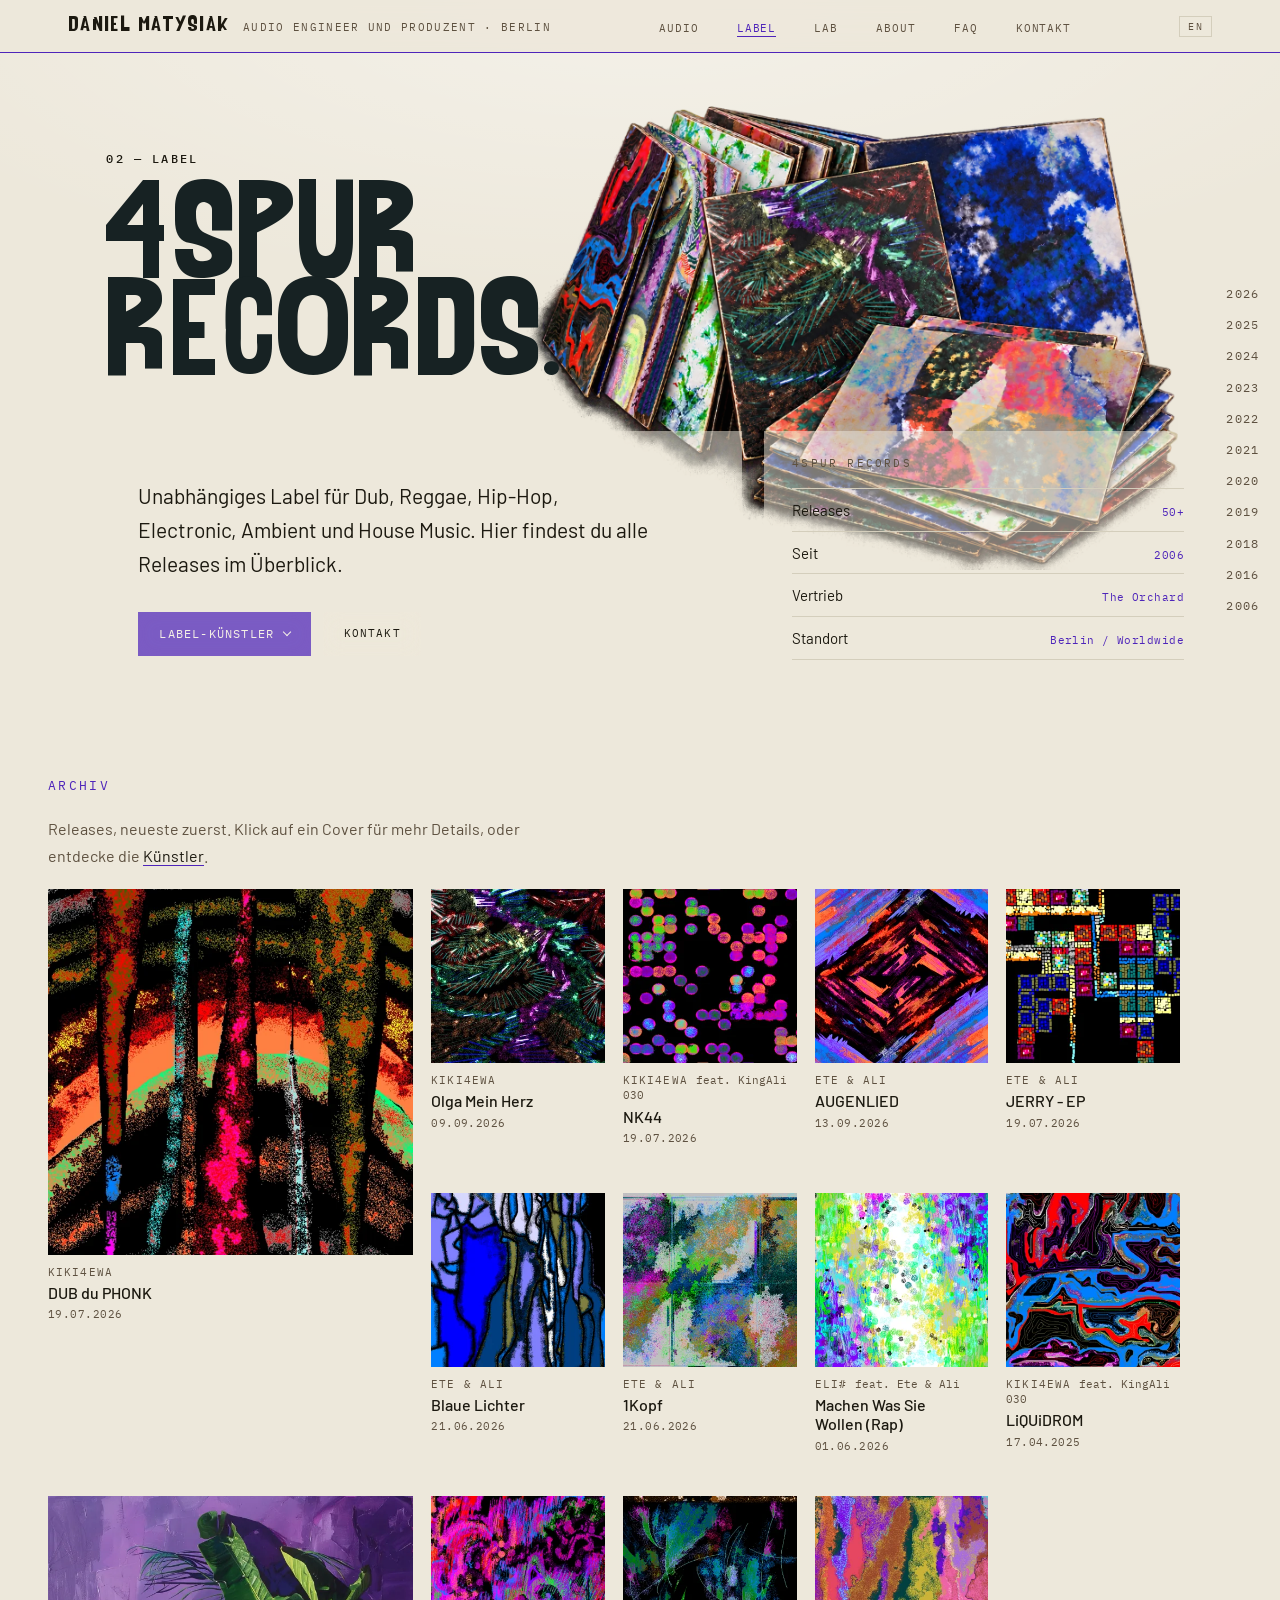
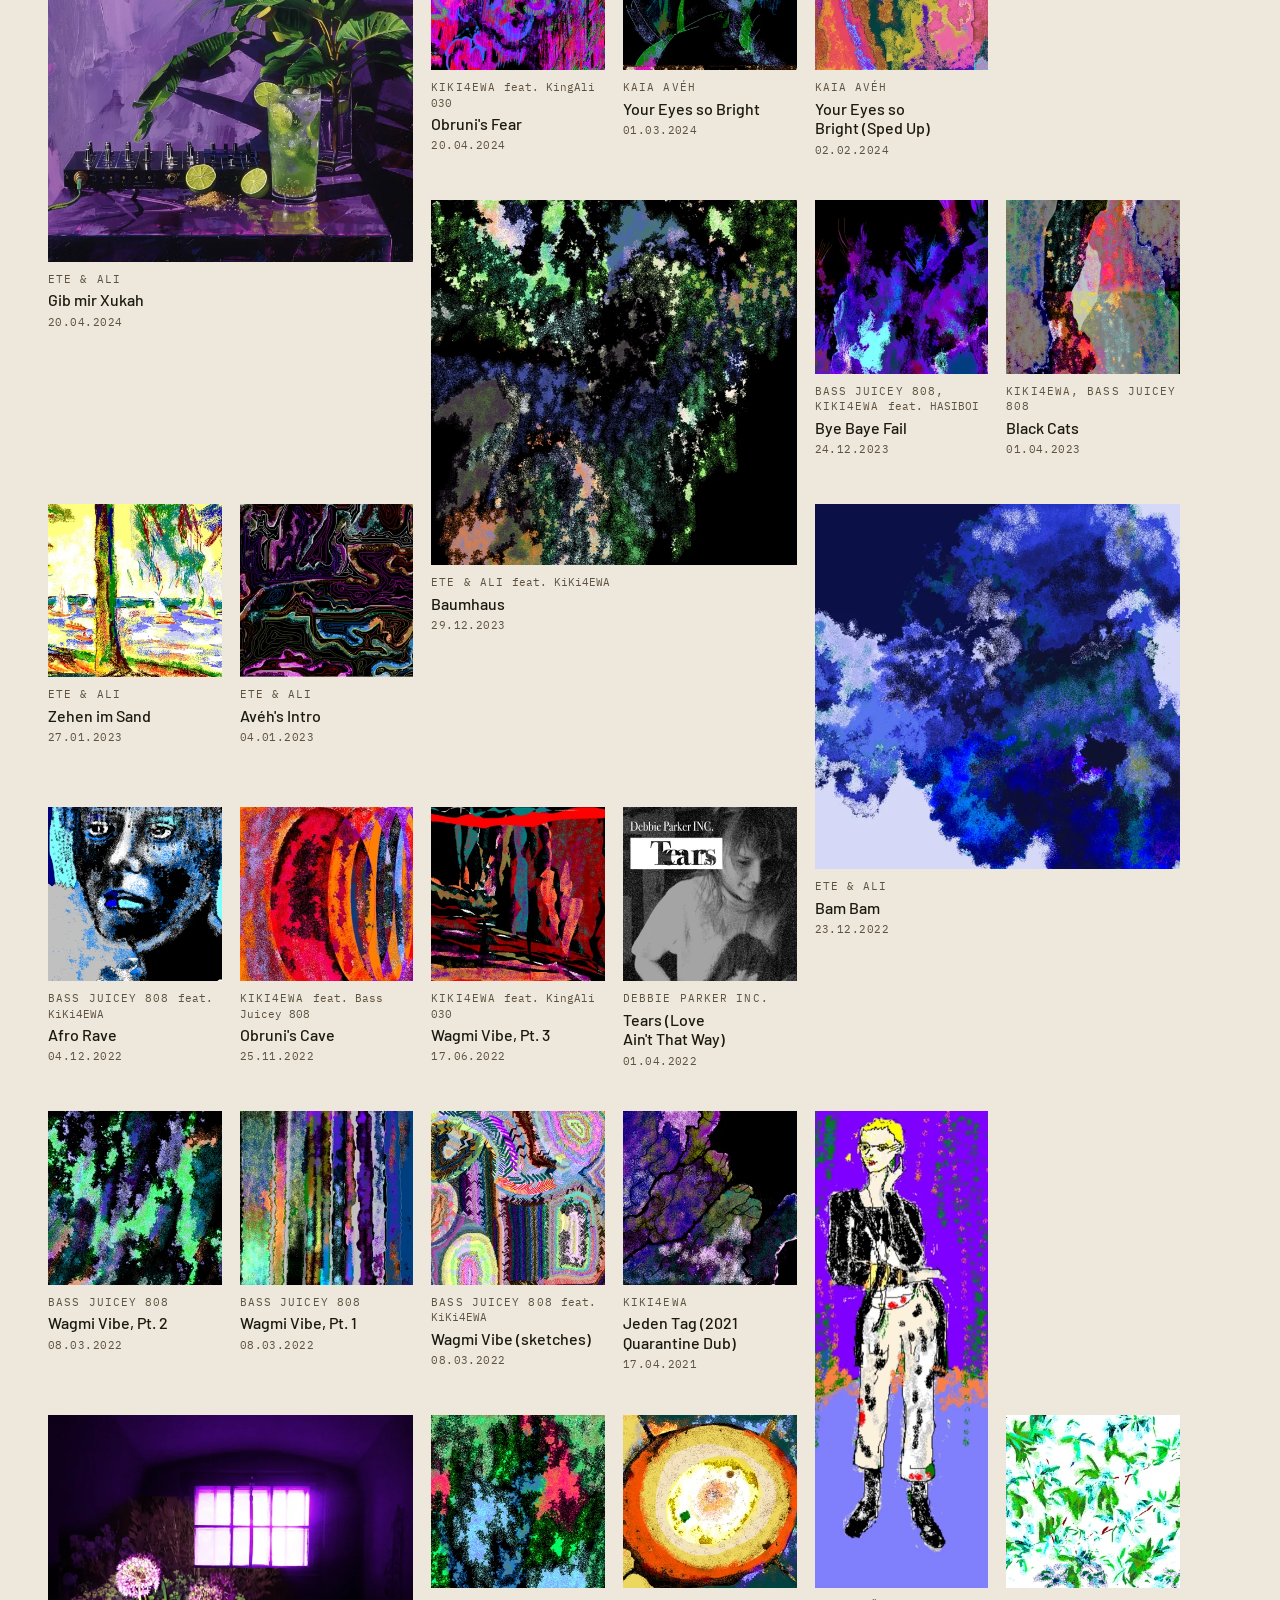
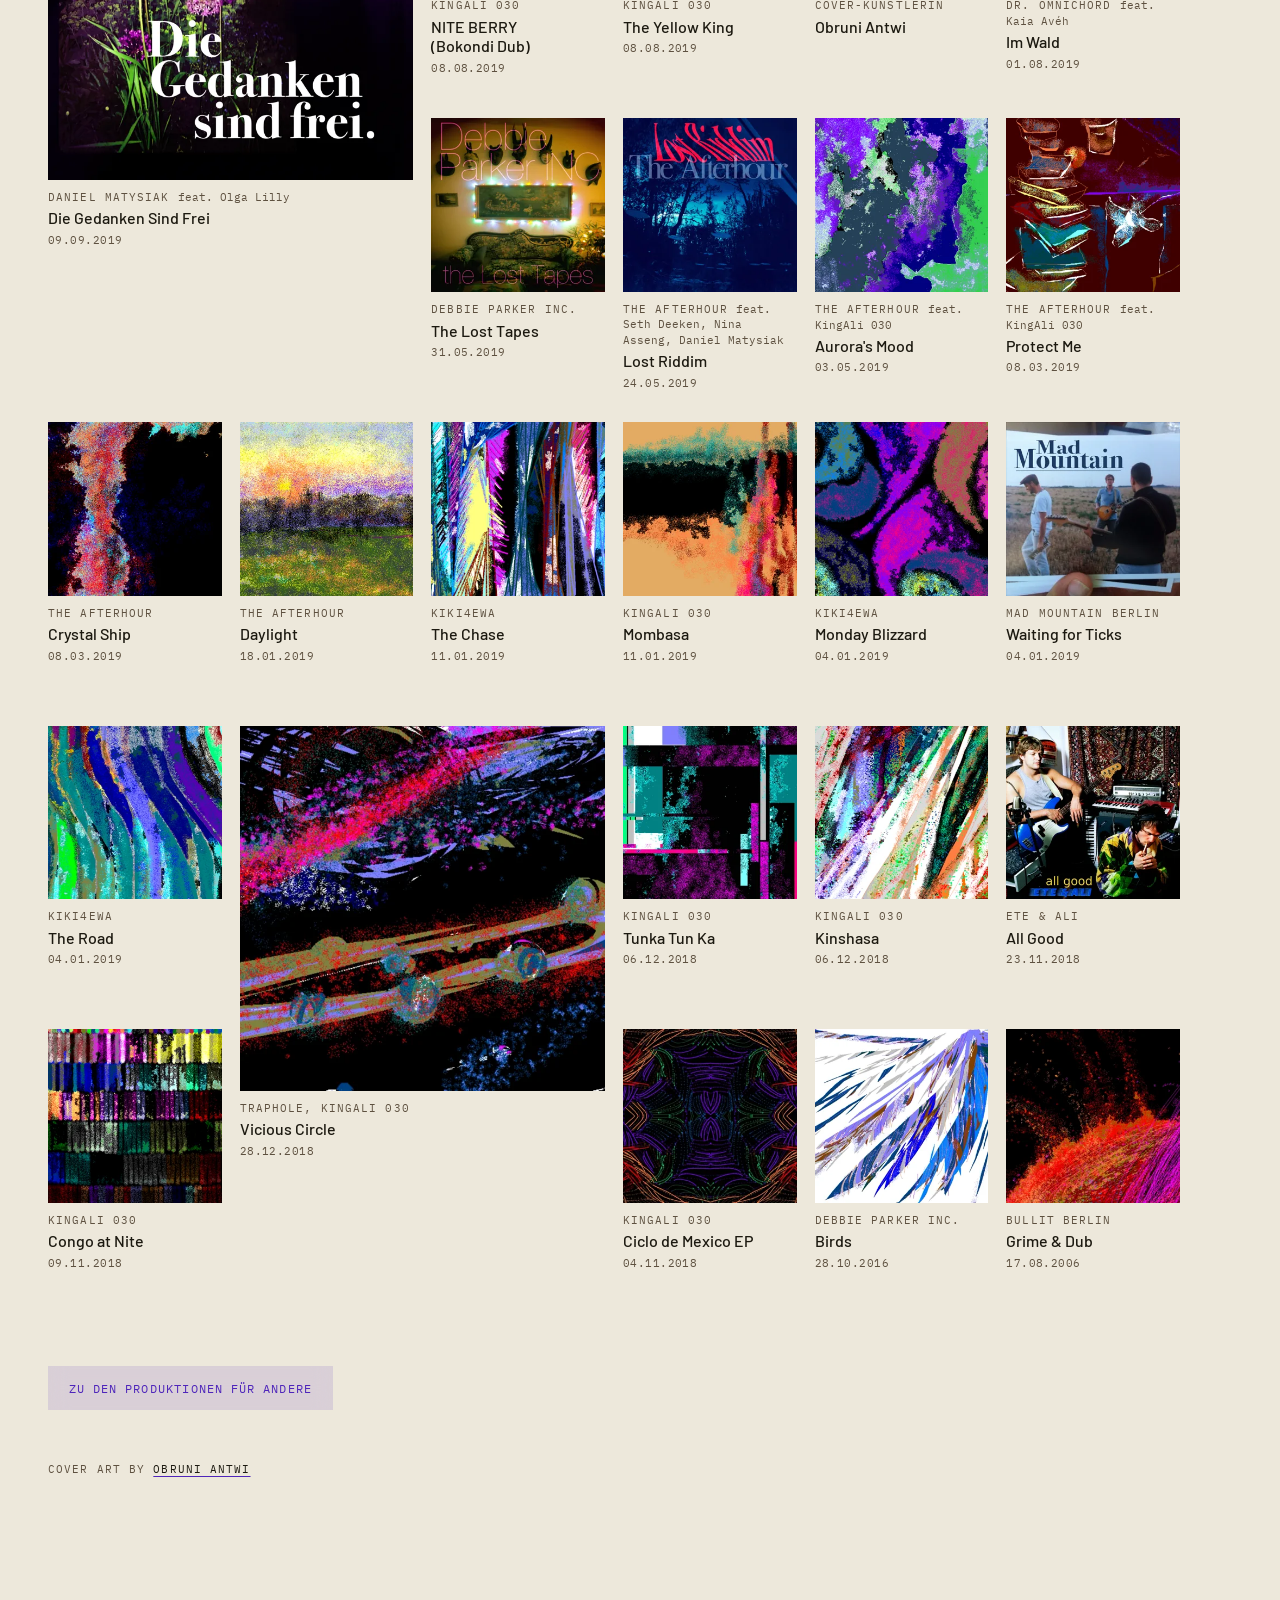
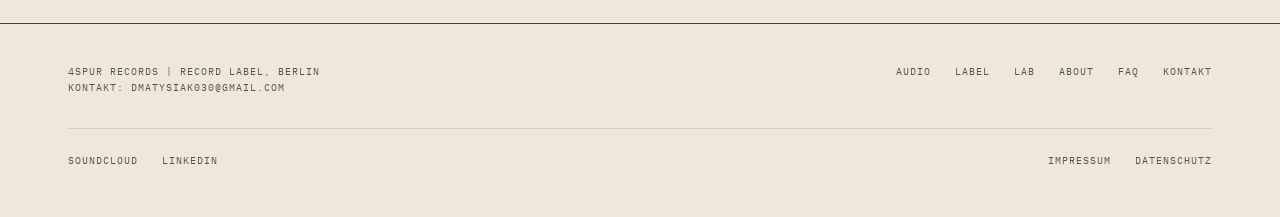
<file: label.html>
<!DOCTYPE html>
<html lang="de">
<head>
  <meta charset="UTF-8">
  <meta name="viewport" content="width=device-width, initial-scale=1.0">
  <title>4Spur Records – Label aus Berlin · Daniel Matysiak</title>
  <meta name="description" content="4Spur Records: unabhängiges Label aus Berlin für Dub, Reggae, Hip-Hop, Electronic, Ambient und House. 50 Releases seit 2006, mit Covern von Obruni Antwi.">
  <meta name="robots" content="index, follow">
  <link rel="canonical" href="https://danielmatysiak.de/label.html">
  <meta property="og:type" content="website">
  <meta property="og:site_name" content="Daniel Matysiak">
  <meta property="og:title" content="4Spur Records – Label aus Berlin">
  <meta property="og:description" content="4Spur Records: unabhängiges Label aus Berlin für Dub, Reggae, Hip-Hop, Electronic, Ambient und House. 50 Releases seit 2006, mit Covern von Obruni Antwi.">
  <meta property="og:url" content="https://danielmatysiak.de/label.html">
  <meta property="og:image" content="https://danielmatysiak.de/img/og_label.jpg">
  <meta property="og:image:width" content="1200">
  <meta property="og:image:height" content="630">
  <meta property="og:locale" content="de_DE">
  <meta name="twitter:card" content="summary_large_image">
  <meta name="twitter:image" content="https://danielmatysiak.de/img/og_label.jpg">
  <meta name="twitter:title" content="4Spur Records – Label aus Berlin">
  <meta name="twitter:description" content="4Spur Records: unabhängiges Label aus Berlin für Dub, Reggae, Hip-Hop, Electronic, Ambient und House. 50 Releases seit 2006, mit Covern von Obruni Antwi.">
  <script type="application/ld+json">{"@context":"https://schema.org","@graph":[{"@type":"Organization","@id":"https://danielmatysiak.de/label.html#label","name":"4Spur Records","url":"https://danielmatysiak.de/label.html","description":"Unabhängiges Label für Dub, Reggae, Hip-Hop, Electronic, Ambient und House Music aus Berlin.","knowsAbout":["Dub","Reggae","Hip-Hop","Electronic","Ambient","House"],"address":{"@type":"PostalAddress","addressLocality":"Berlin","addressCountry":"DE"},"founder":{"@type":"Person","name":"Daniel Matysiak","url":"https://danielmatysiak.de"}},{"@type":"Person","name":"Obruni Antwi","jobTitle":"Künstlerin","sameAs":["https://x.com/ObruniAntwi","https://oncyber.io/rubadubsundays","https://manifold.xyz/@obruni-antwi"],"image":"https://danielmatysiak.de/img/artists/obruni-antwi-full-960.webp"},{"@type":"ItemList","name":"4Spur Records Releases","numberOfItems":50,"itemListOrder":"https://schema.org/ItemListOrderDescending","itemListElement":[{"@type":"ListItem","position":1,"item":{"@type":"MusicAlbum","name":"DUB du PHONK","byArtist":[{"@type":"MusicGroup","name":"KiKi4EWA"}],"datePublished":"2026-07-19","albumReleaseType":"https://schema.org/SingleRelease","publisher":{"@id":"https://danielmatysiak.de/label.html#label"},"sameAs":["https://open.spotify.com/album/6YzDKBMbMkcyRicdmtoRsm","https://music.apple.com/de/album/dub-du-phonk-single/6781570641"],"description":"Ein digitales Dub-Stück mit Phonk-Elementen. Eine Mbira spielt auch mit."}},{"@type":"ListItem","position":2,"item":{"@type":"MusicAlbum","name":"Olga Mein Herz","byArtist":[{"@type":"MusicGroup","name":"KiKi4EWA"}],"datePublished":"2026-09-09","albumReleaseType":"https://schema.org/SingleRelease","publisher":{"@id":"https://danielmatysiak.de/label.html#label"},"sameAs":["https://open.spotify.com/album/649LD7GoTYvbrzCXUDzc3d","https://music.apple.com/de/album/olga-mein-herz-single/6807667693"],"description":"Zwei Mbira-Stücke, die wie ein Gedicht als Haiku geschrieben sind."}},{"@type":"ListItem","position":3,"item":{"@type":"MusicAlbum","name":"NK44","byArtist":[{"@type":"MusicGroup","name":"KiKi4EWA"}],"datePublished":"2026-07-19","albumReleaseType":"https://schema.org/SingleRelease","publisher":{"@id":"https://danielmatysiak.de/label.html#label"},"sameAs":["https://open.spotify.com/album/6e6O2id7xkwFCSh92RGHrP","https://music.apple.com/de/album/nk44-feat-kingali-030-single/6783938315"],"description":"NK44 steht für Neukölln 44, den Ort, an dem die Stücke entstanden sind. Pannier, Donau und Ecke Reuter sind die drei Straßen, die dort zusammenkommen; die drei Tracks greifen sie auf und geben jeder ihren eigenen Vibe."}},{"@type":"ListItem","position":4,"item":{"@type":"MusicAlbum","name":"AUGENLIED","byArtist":[{"@type":"MusicGroup","name":"Ete & Ali"}],"datePublished":"2026-09-13","albumReleaseType":"https://schema.org/SingleRelease","publisher":{"@id":"https://danielmatysiak.de/label.html#label"},"sameAs":["https://open.spotify.com/album/1AOdwvLBbswHBB9LYHOUOH","https://music.apple.com/de/album/augenlied-single/6810388041"],"description":"Ein dunkles Dub-Stück, digital produziert mit MPC, 808 und Juno, getragen von weiten Delay-Räumen."}},{"@type":"ListItem","position":5,"item":{"@type":"MusicAlbum","name":"JERRY - EP","byArtist":[{"@type":"MusicGroup","name":"Ete & Ali"}],"datePublished":"2026-07-19","albumReleaseType":"https://schema.org/EPRelease","publisher":{"@id":"https://danielmatysiak.de/label.html#label"},"sameAs":["https://open.spotify.com/album/0seVNwtVfGYK54JgYh5h00","https://music.apple.com/de/album/jerry-ep/6777901433"],"description":"Eine musikalische Reise mit viel Freude, 808s und funkigen Synthesizern."}},{"@type":"ListItem","position":6,"item":{"@type":"MusicAlbum","name":"Blaue Lichter","byArtist":[{"@type":"MusicGroup","name":"Ete & Ali"}],"datePublished":"2026-06-21","albumReleaseType":"https://schema.org/SingleRelease","publisher":{"@id":"https://danielmatysiak.de/label.html#label"},"sameAs":["https://open.spotify.com/album/5YBUaUAcHD5snCOgpqrKRO","https://music.apple.com/de/album/blaue-lichter-single/6781570779"],"description":"Rub-a-Dub, Rap-Beats und ein klassischer 808-Phonk. Eine Reminiszenz an diese drei Inspirationsquellen, kompiliert in Blaue Lichter."}},{"@type":"ListItem","position":7,"item":{"@type":"MusicAlbum","name":"1Kopf","byArtist":[{"@type":"MusicGroup","name":"Ete & Ali"}],"datePublished":"2026-06-21","albumReleaseType":"https://schema.org/SingleRelease","publisher":{"@id":"https://danielmatysiak.de/label.html#label"},"sameAs":["https://open.spotify.com/album/6ufIaxwMYulK2ZGv1NrORn","https://music.apple.com/de/album/1kopf-single/6777971003"],"description":"Impressionen vom Mikrofon-Tropf."}},{"@type":"ListItem","position":8,"item":{"@type":"MusicAlbum","name":"Machen Was Sie Wollen (Rap)","byArtist":[{"@type":"MusicGroup","name":"Eli#"}],"datePublished":"2026-06-01","albumReleaseType":"https://schema.org/SingleRelease","publisher":{"@id":"https://danielmatysiak.de/label.html#label"},"sameAs":["https://open.spotify.com/album/4m90eqfnF2hn40nyB1aEeJ","https://music.apple.com/de/album/machen-was-sie-wollen-rap-feat-ete-ali-single/1896220849"],"description":"Ein Freestyle von Eli und ihrem Papa."}},{"@type":"ListItem","position":9,"item":{"@type":"MusicAlbum","name":"LiQUiDROM","byArtist":[{"@type":"MusicGroup","name":"KiKi4EWA"}],"datePublished":"2025-04-17","albumReleaseType":"https://schema.org/SingleRelease","publisher":{"@id":"https://danielmatysiak.de/label.html#label"},"sameAs":["https://open.spotify.com/album/7JRjux3aD5cywnmEr4bVPs","https://music.apple.com/de/album/liquidrom-feat-kingali-030-single/1801595619"],"description":"Inspiriert von da."}},{"@type":"ListItem","position":10,"item":{"@type":"MusicAlbum","name":"Gib mir Xukah","byArtist":[{"@type":"MusicGroup","name":"Ete & Ali"}],"datePublished":"2024-04-20","albumReleaseType":"https://schema.org/SingleRelease","publisher":{"@id":"https://danielmatysiak.de/label.html#label"},"sameAs":["https://open.spotify.com/album/0u2ehwAnfATEynUCadXaw6","https://music.apple.com/de/album/gib-mir-xukah-single/1737715446"]}},{"@type":"ListItem","position":11,"item":{"@type":"MusicAlbum","name":"Obruni's Fear","byArtist":[{"@type":"MusicGroup","name":"KiKi4EWA"}],"datePublished":"2024-04-20","albumReleaseType":"https://schema.org/SingleRelease","publisher":{"@id":"https://danielmatysiak.de/label.html#label"},"sameAs":["https://open.spotify.com/album/7wbnArdYLsndgcQsbUmOKf","https://music.apple.com/de/album/obrunis-fear-feat-kingali-030-single/1741280608"],"description":"„workin on a sample, the other nite. wen finished laaate and ready to bounce, your world breaks apart, tryna help you out. You did well! The loop ready, still waitin’ but finaly the compu crashed, hard. So my friend this is now. embrace the chaos..“"}},{"@type":"ListItem","position":12,"item":{"@type":"MusicAlbum","name":"Your Eyes so Bright","byArtist":[{"@type":"MusicGroup","name":"Kaia Avéh"}],"datePublished":"2024-03-01","albumReleaseType":"https://schema.org/SingleRelease","publisher":{"@id":"https://danielmatysiak.de/label.html#label"},"sameAs":["https://open.spotify.com/album/1KsQSsdnPki36dquk6q3tf","https://music.apple.com/de/album/your-eyes-so-bright-single/1724515204"]}},{"@type":"ListItem","position":13,"item":{"@type":"MusicAlbum","name":"Your Eyes so Bright (Sped Up)","byArtist":[{"@type":"MusicGroup","name":"Kaia Avéh"}],"datePublished":"2024-02-02","albumReleaseType":"https://schema.org/SingleRelease","publisher":{"@id":"https://danielmatysiak.de/label.html#label"},"sameAs":["https://open.spotify.com/album/1Fv1LDgyd73gPva9GQjaKI","https://music.apple.com/de/album/your-eyes-so-bright-sped-up-single/1724514993"]}},{"@type":"ListItem","position":14,"item":{"@type":"MusicAlbum","name":"Baumhaus","byArtist":[{"@type":"MusicGroup","name":"Ete & Ali"}],"datePublished":"2023-12-29","albumReleaseType":"https://schema.org/SingleRelease","publisher":{"@id":"https://danielmatysiak.de/label.html#label"},"sameAs":["https://open.spotify.com/album/7JxgTE54bPYO5JNr41sRse","https://music.apple.com/de/album/baumhaus-feat-kiki4ewa-single/1718494535"],"description":"Am meisten Spaß macht es, den eigenen Katalog zu samplen, wie bei „Unterwegs“. Ursprünglich ein klassisches Acid 303 Geblubber. Jetzt Rap Beat 303 Geblubbber.."}},{"@type":"ListItem","position":15,"item":{"@type":"MusicAlbum","name":"Bye Baye Fail","byArtist":[{"@type":"MusicGroup","name":"Bass Juicey 808"},{"@type":"MusicGroup","name":"KiKi4EWA"}],"datePublished":"2023-12-24","albumReleaseType":"https://schema.org/EPRelease","publisher":{"@id":"https://danielmatysiak.de/label.html#label"},"sameAs":["https://open.spotify.com/album/7JEgfp1Li4heU4Ol8B10e7","https://music.apple.com/de/album/bye-baye-fail-feat-hasiboi-ep/1729278579"],"description":"Ja, das musste sein. Die Tracks waren einfach zu gut."}},{"@type":"ListItem","position":16,"item":{"@type":"MusicAlbum","name":"Black Cats","byArtist":[{"@type":"MusicGroup","name":"KiKi4EWA"},{"@type":"MusicGroup","name":"Bass Juicey 808"}],"datePublished":"2023-04-01","albumReleaseType":"https://schema.org/SingleRelease","publisher":{"@id":"https://danielmatysiak.de/label.html#label"},"sameAs":["https://open.spotify.com/album/6j4FhcooMgoXGmmkAalbnV","https://music.apple.com/de/album/wagmi-vibe-pt-4-single/1677503320"]}},{"@type":"ListItem","position":17,"item":{"@type":"MusicAlbum","name":"Zehen im Sand","byArtist":[{"@type":"MusicGroup","name":"Ete & Ali"}],"datePublished":"2023-01-27","albumReleaseType":"https://schema.org/EPRelease","publisher":{"@id":"https://danielmatysiak.de/label.html#label"},"sameAs":["https://open.spotify.com/album/4brr32rI5mhmO3wrAO3DOC","https://music.apple.com/de/album/rub-a-dub-sundays-no-3-ep/1662328067"],"description":"Ete und Ali am Strand, die Zehen im Sand. Beach Vibes auf ganzer Linie. Rub-a-Dub, Sunday."}},{"@type":"ListItem","position":18,"item":{"@type":"MusicAlbum","name":"Avéh's Intro","byArtist":[{"@type":"MusicGroup","name":"Ete & Ali"}],"datePublished":"2023-01-04","albumReleaseType":"https://schema.org/EPRelease","publisher":{"@id":"https://danielmatysiak.de/label.html#label"},"sameAs":["https://open.spotify.com/album/2LBIbWEW3BSoWyHpdjeJ9H","https://music.apple.com/de/album/rub-a-dub-sundays-no-2-feat-grime-dub-soundsystem-single/1662327305"],"description":"Mit „Early Bird“ verneigen wir uns tief vor unserer großen Inspirationsquelle Aotearoa, Neuseeland, und allen Botschaftern von dort: Fat Freddy’s Drop, Trinity Roots, Rhombus und The Black Seeds. Ihre Einflüsse finden sich in diesem Stück."}},{"@type":"ListItem","position":19,"item":{"@type":"MusicAlbum","name":"Bam Bam","byArtist":[{"@type":"MusicGroup","name":"Ete & Ali"}],"datePublished":"2022-12-23","albumReleaseType":"https://schema.org/SingleRelease","publisher":{"@id":"https://danielmatysiak.de/label.html#label"},"sameAs":["https://open.spotify.com/album/0aRoLg6fu5VRXrSij1eA44","https://music.apple.com/de/album/rub-a-dub-sundays-no-3-ep/1662328067"],"description":"„I know this girl, her name is Maxine Her beauty's like a bunch of rose If I ever tell ya 'bout Maxine“ Chaka Demus & Pliers, „Murder She Wrote“. Jeder Rudebwoy kennt’s! Der Bam-Bam-Riddim kommt aus Jamaika und hat seine Wurzeln im Rocksteady-Stück „Bam Bam“. Wir haben ihn aufgegriffen und synkopiert. Eine Reminiszenz an Jamaika und an diesen Riddim, der mit dafür gesorgt hat, dass Reggae einen so großen Platz in meinem Herzen hat. Wirklich, dieser Riddim. Bam Bam."}},{"@type":"ListItem","position":20,"item":{"@type":"MusicAlbum","name":"Afro Rave","byArtist":[{"@type":"MusicGroup","name":"Bass Juicey 808"}],"datePublished":"2022-12-04","albumReleaseType":"https://schema.org/EPRelease","publisher":{"@id":"https://danielmatysiak.de/label.html#label"},"sameAs":["https://open.spotify.com/album/1nQhqHU3GknHqfgYxR6o0c","https://music.apple.com/de/album/afro-rave-feat-kiki4ewa-single/1655633679"]}},{"@type":"ListItem","position":21,"item":{"@type":"MusicAlbum","name":"Obruni's Cave","byArtist":[{"@type":"MusicGroup","name":"KiKi4EWA"}],"datePublished":"2022-11-25","albumReleaseType":"https://schema.org/EPRelease","publisher":{"@id":"https://danielmatysiak.de/label.html#label"},"sameAs":["https://open.spotify.com/album/2OCAiL910MR0AB0gTHos0e","https://music.apple.com/de/album/obrunis-cave-feat-bass-juicey-808-ep/1654137901"]}},{"@type":"ListItem","position":22,"item":{"@type":"MusicAlbum","name":"Wagmi Vibe, Pt. 3","byArtist":[{"@type":"MusicGroup","name":"KiKi4EWA"}],"datePublished":"2022-06-17","albumReleaseType":"https://schema.org/SingleRelease","publisher":{"@id":"https://danielmatysiak.de/label.html#label"},"sameAs":["https://open.spotify.com/album/0TOTxQqBbCjhCnCctCmAyG","https://music.apple.com/de/album/wagmi-vibe-pt-3-feat-kingali-030-single/1630638129"]}},{"@type":"ListItem","position":23,"item":{"@type":"MusicAlbum","name":"Tears (Love Ain't That Way)","byArtist":[{"@type":"MusicGroup","name":"Debbie Parker inc."}],"datePublished":"2022-04-01","albumReleaseType":"https://schema.org/AlbumRelease","publisher":{"@id":"https://danielmatysiak.de/label.html#label"},"sameAs":["https://open.spotify.com/album/3KxmcZcouFoOis7WH01rBp","https://music.apple.com/de/album/tears-love-aint-that-way/1611143448"]}},{"@type":"ListItem","position":24,"item":{"@type":"MusicAlbum","name":"Wagmi Vibe, Pt. 2","byArtist":[{"@type":"MusicGroup","name":"Bass Juicey 808"}],"datePublished":"2022-03-08","albumReleaseType":"https://schema.org/EPRelease","publisher":{"@id":"https://danielmatysiak.de/label.html#label"},"sameAs":["https://open.spotify.com/album/78QY8h6IdCmgQ0bxQgkjIE","https://music.apple.com/de/album/wagmi-vibe-pt-2-ep/1611319939"]}},{"@type":"ListItem","position":25,"item":{"@type":"MusicAlbum","name":"Wagmi Vibe, Pt. 1","byArtist":[{"@type":"MusicGroup","name":"Bass Juicey 808"}],"datePublished":"2022-03-08","albumReleaseType":"https://schema.org/SingleRelease","publisher":{"@id":"https://danielmatysiak.de/label.html#label"},"sameAs":["https://open.spotify.com/album/5bTfSbDD2P3qCIT0LjfqRG","https://music.apple.com/de/album/wagmi-vibe-pt-1-single/1611170160"]}},{"@type":"ListItem","position":26,"item":{"@type":"MusicAlbum","name":"Wagmi Vibe (sketches)","byArtist":[{"@type":"MusicGroup","name":"Bass Juicey 808"}],"datePublished":"2022-03-08","albumReleaseType":"https://schema.org/EPRelease","publisher":{"@id":"https://danielmatysiak.de/label.html#label"},"sameAs":["https://open.spotify.com/album/2N4XgR71LiMy5ElkensoeI","https://music.apple.com/de/album/wagmi-vibe-sketches-feat-kiki4ewa-ep/1611363253"]}},{"@type":"ListItem","position":27,"item":{"@type":"MusicAlbum","name":"Jeden Tag (2021 Quarantine Dub)","byArtist":[{"@type":"MusicGroup","name":"KiKi4EWA"}],"datePublished":"2021-04-17","albumReleaseType":"https://schema.org/SingleRelease","publisher":{"@id":"https://danielmatysiak.de/label.html#label"},"sameAs":["https://open.spotify.com/album/16AWizCRuKKlTkOCX3muxj","https://music.apple.com/de/album/jeden-tag-2021-quarantine-dub-single/1561978793"]}},{"@type":"ListItem","position":28,"item":{"@type":"MusicAlbum","name":"Die Gedanken Sind Frei","byArtist":[{"@type":"MusicGroup","name":"Daniel Matysiak"}],"datePublished":"2019-09-09","albumReleaseType":"https://schema.org/SingleRelease","publisher":{"@id":"https://danielmatysiak.de/label.html#label"},"sameAs":["https://open.spotify.com/album/0FGkj1AqAlKro5YQ2CnVPh","https://music.apple.com/de/album/die-gedanken-sind-frei-feat-olga-lilly-single/1479317767"]}},{"@type":"ListItem","position":29,"item":{"@type":"MusicAlbum","name":"NITE BERRY (Bokondi Dub)","byArtist":[{"@type":"MusicGroup","name":"KingAli 030"}],"datePublished":"2019-08-08","albumReleaseType":"https://schema.org/SingleRelease","publisher":{"@id":"https://danielmatysiak.de/label.html#label"},"sameAs":["https://open.spotify.com/album/5oJUGnppoxPk9ngbZrf5Dq","https://music.apple.com/de/album/nite-berry-bokondi-dub-single/1475729900"]}},{"@type":"ListItem","position":30,"item":{"@type":"MusicAlbum","name":"The Yellow King","byArtist":[{"@type":"MusicGroup","name":"Kingali 030"}],"datePublished":"2019-08-08","albumReleaseType":"https://schema.org/SingleRelease","publisher":{"@id":"https://danielmatysiak.de/label.html#label"},"sameAs":["https://open.spotify.com/album/0S70qNoC5Aga7cOwkfWgMe","https://music.apple.com/de/album/the-yellow-king-single/1477121958"]}},{"@type":"ListItem","position":31,"item":{"@type":"MusicAlbum","name":"Im Wald","byArtist":[{"@type":"MusicGroup","name":"Dr. OmniChord"}],"datePublished":"2019-08-01","albumReleaseType":"https://schema.org/SingleRelease","publisher":{"@id":"https://danielmatysiak.de/label.html#label"},"sameAs":["https://open.spotify.com/album/0frC5hQsHOdxAVpweVHUTq","https://music.apple.com/de/album/im-wald-feat-kaia-av%C3%A9h-single/1477537622"],"description":"Manche haben einen Kompass, ich habe mein Kaju."}},{"@type":"ListItem","position":32,"item":{"@type":"MusicAlbum","name":"The Lost Tapes","byArtist":[{"@type":"MusicGroup","name":"Debbie Parker INC."}],"datePublished":"2019-05-31","albumReleaseType":"https://schema.org/SingleRelease","publisher":{"@id":"https://danielmatysiak.de/label.html#label"},"sameAs":["https://open.spotify.com/album/6OblrY2HsAbHJpVXQJUqEo","https://music.apple.com/de/album/the-lost-tapes-ep/1463460693"],"description":"„Lost and found.“ Early recordings. From Debbie Parker Inc. Pure and not innocent."}},{"@type":"ListItem","position":33,"item":{"@type":"MusicAlbum","name":"Lost Riddim","byArtist":[{"@type":"MusicGroup","name":"The Afterhour"}],"datePublished":"2019-05-24","albumReleaseType":"https://schema.org/SingleRelease","publisher":{"@id":"https://danielmatysiak.de/label.html#label"},"sameAs":["https://open.spotify.com/album/4RRbqxpotQ6jzBuCGifcqN","https://music.apple.com/de/album/lost-riddim-feat-seth-deeken-nina-asseng-daniel-matysiak/1463487364"]}},{"@type":"ListItem","position":34,"item":{"@type":"MusicAlbum","name":"Aurora's Mood","byArtist":[{"@type":"MusicGroup","name":"The Afterhour"}],"datePublished":"2019-05-03","albumReleaseType":"https://schema.org/SingleRelease","publisher":{"@id":"https://danielmatysiak.de/label.html#label"},"sameAs":["https://open.spotify.com/album/5fMTHidoriZJYeIvB4XzaM","https://music.apple.com/de/album/auroras-mood-feat-kingali-030-single/1460550405"]}},{"@type":"ListItem","position":35,"item":{"@type":"MusicAlbum","name":"Protect Me","byArtist":[{"@type":"MusicGroup","name":"The Afterhour"}],"datePublished":"2019-03-08","albumReleaseType":"https://schema.org/SingleRelease","publisher":{"@id":"https://danielmatysiak.de/label.html#label"},"sameAs":["https://open.spotify.com/album/5nHhSnchcCVDs68IBOckjM","https://music.apple.com/de/album/protect-me-feat-kingali-030-single/1454249559"]}},{"@type":"ListItem","position":36,"item":{"@type":"MusicAlbum","name":"Crystal Ship","byArtist":[{"@type":"MusicGroup","name":"The Afterhour"}],"datePublished":"2019-03-08","albumReleaseType":"https://schema.org/SingleRelease","publisher":{"@id":"https://danielmatysiak.de/label.html#label"},"sameAs":["https://open.spotify.com/album/4EXmGSmQo732pVY6SCz9DV","https://music.apple.com/de/album/crystal-ship-single/1454249989"]}},{"@type":"ListItem","position":37,"item":{"@type":"MusicAlbum","name":"Daylight","byArtist":[{"@type":"MusicGroup","name":"The Afterhour"}],"datePublished":"2019-01-18","albumReleaseType":"https://schema.org/SingleRelease","publisher":{"@id":"https://danielmatysiak.de/label.html#label"},"sameAs":["https://open.spotify.com/album/0QpQMagxQE5hRqAjcJmQHg","https://music.apple.com/de/album/daylight-single/1448754879"]}},{"@type":"ListItem","position":38,"item":{"@type":"MusicAlbum","name":"The Chase","byArtist":[{"@type":"MusicGroup","name":"KiKi4EWA"}],"datePublished":"2019-01-11","albumReleaseType":"https://schema.org/SingleRelease","publisher":{"@id":"https://danielmatysiak.de/label.html#label"},"sameAs":["https://open.spotify.com/album/7pI8auscm1d7AcsFbK4u2C","https://music.apple.com/de/album/the-chase-single/1448375735"]}},{"@type":"ListItem","position":39,"item":{"@type":"MusicAlbum","name":"Mombasa","byArtist":[{"@type":"MusicGroup","name":"KingAli 030"}],"datePublished":"2019-01-11","albumReleaseType":"https://schema.org/SingleRelease","publisher":{"@id":"https://danielmatysiak.de/label.html#label"},"sameAs":["https://open.spotify.com/album/0UM8c5JxukIedhMDWZxHAw","https://music.apple.com/de/album/mombasa-single/1448376275"]}},{"@type":"ListItem","position":40,"item":{"@type":"MusicAlbum","name":"Monday Blizzard","byArtist":[{"@type":"MusicGroup","name":"KiKi4EWA"}],"datePublished":"2019-01-04","albumReleaseType":"https://schema.org/SingleRelease","publisher":{"@id":"https://danielmatysiak.de/label.html#label"},"sameAs":["https://open.spotify.com/album/5BR497R0LObu08f6m1xV0z","https://music.apple.com/de/album/monday-blizzard-single/1448760380"]}},{"@type":"ListItem","position":41,"item":{"@type":"MusicAlbum","name":"Waiting for Ticks","byArtist":[{"@type":"MusicGroup","name":"Mad Mountain Berlin"}],"datePublished":"2019-01-04","albumReleaseType":"https://schema.org/AlbumRelease","publisher":{"@id":"https://danielmatysiak.de/label.html#label"},"sameAs":["https://open.spotify.com/album/2fn2cOVBV8FUuX1SKK1wcB","https://music.apple.com/de/album/waiting-for-ticks/1448761801"]}},{"@type":"ListItem","position":42,"item":{"@type":"MusicAlbum","name":"The Road","byArtist":[{"@type":"MusicGroup","name":"KiKi4EWA"}],"datePublished":"2019-01-04","albumReleaseType":"https://schema.org/EPRelease","publisher":{"@id":"https://danielmatysiak.de/label.html#label"},"sameAs":["https://open.spotify.com/album/0gtW02sDiqaxktzz3qZHh0","https://music.apple.com/de/album/the-road/1449334936"]}},{"@type":"ListItem","position":43,"item":{"@type":"MusicAlbum","name":"Vicious Circle","byArtist":[{"@type":"MusicGroup","name":"TrapHole"},{"@type":"MusicGroup","name":"Kingali 030"}],"datePublished":"2018-12-28","albumReleaseType":"https://schema.org/EPRelease","publisher":{"@id":"https://danielmatysiak.de/label.html#label"},"sameAs":["https://open.spotify.com/album/7oUi8jy9b564IOjD371TKo","https://music.apple.com/de/album/vicious-circle/1447643585"]}},{"@type":"ListItem","position":44,"item":{"@type":"MusicAlbum","name":"Tunka Tun Ka","byArtist":[{"@type":"MusicGroup","name":"Kingali 030"}],"datePublished":"2018-12-06","albumReleaseType":"https://schema.org/SingleRelease","publisher":{"@id":"https://danielmatysiak.de/label.html#label"},"sameAs":["https://open.spotify.com/album/285PeSebvEjz2ZePjQUD9S","https://music.apple.com/de/album/tunka-tun-ka-single/1445872417"]}},{"@type":"ListItem","position":45,"item":{"@type":"MusicAlbum","name":"Kinshasa","byArtist":[{"@type":"MusicGroup","name":"KingAli 030"}],"datePublished":"2018-12-06","albumReleaseType":"https://schema.org/SingleRelease","publisher":{"@id":"https://danielmatysiak.de/label.html#label"},"sameAs":["https://open.spotify.com/album/1I7mLkABzLRs3qFXjEr1iv","https://music.apple.com/de/album/kinshasa-single/1445945878"]}},{"@type":"ListItem","position":46,"item":{"@type":"MusicAlbum","name":"All Good","byArtist":[{"@type":"MusicGroup","name":"Ete & Ali"}],"datePublished":"2018-11-23","albumReleaseType":"https://schema.org/EPRelease","publisher":{"@id":"https://danielmatysiak.de/label.html#label"},"sameAs":["https://open.spotify.com/album/08u8LIeov3QE8G0iwX139Q","https://music.apple.com/de/album/all-good/1443552944"]}},{"@type":"ListItem","position":47,"item":{"@type":"MusicAlbum","name":"Congo at Nite","byArtist":[{"@type":"MusicGroup","name":"KingAli 030"}],"datePublished":"2018-11-09","albumReleaseType":"https://schema.org/SingleRelease","publisher":{"@id":"https://danielmatysiak.de/label.html#label"},"sameAs":["https://open.spotify.com/album/3IQ8GvSspRlTo4US2bmtm5","https://music.apple.com/de/album/congo-at-nite-single/1441146479"]}},{"@type":"ListItem","position":48,"item":{"@type":"MusicAlbum","name":"Ciclo de Mexico EP","byArtist":[{"@type":"MusicGroup","name":"KingAli 030"}],"datePublished":"2018-11-04","albumReleaseType":"https://schema.org/EPRelease","publisher":{"@id":"https://danielmatysiak.de/label.html#label"},"sameAs":["https://open.spotify.com/album/5ugVud6zmDfCWkO6TTSfvf","https://music.apple.com/de/album/ciclo-de-mexico-ep/1441308306"],"description":"Diese Kreation lässt sich klar auf 2015 verorten: fast wie ein Trauma Response auf meine Mexico Erfahrung. Nah an einem kindlichen Wechselspiel. Auf einer Reise aus den tiefsten Welten der Gefühle zurück ins Licht, im stetigen Wechsel. Nothing is certain."}},{"@type":"ListItem","position":49,"item":{"@type":"MusicAlbum","name":"Birds","byArtist":[{"@type":"MusicGroup","name":"Debbie Parker iNC."}],"datePublished":"2016-10-28","albumReleaseType":"https://schema.org/SingleRelease","publisher":{"@id":"https://danielmatysiak.de/label.html#label"},"sameAs":["https://open.spotify.com/album/2FBlDsvev3KvozbNTFBmJL"]}},{"@type":"ListItem","position":50,"item":{"@type":"MusicAlbum","name":"Grime & Dub","byArtist":[{"@type":"MusicGroup","name":"Bullit Berlin"}],"datePublished":"2006-08-17","albumReleaseType":"https://schema.org/EPRelease","publisher":{"@id":"https://danielmatysiak.de/label.html#label"},"sameAs":["https://open.spotify.com/album/1CTCgoGtLI6KAz7SiwNrsJ","https://music.apple.com/de/album/grime-dub-ep/182852368"]}}]}]}</script>
  <link rel="preconnect" href="https://fonts.googleapis.com">
  <link rel="preconnect" href="https://fonts.gstatic.com" crossorigin>
  <link href="https://fonts.googleapis.com/css2?family=Boogaloo&family=Barlow:wght@400;500&family=IBM+Plex+Mono&display=swap" rel="stylesheet">
  <link rel="icon" type="image/png" href="favicon_studio_32.png">
  <link rel="icon" type="image/png" sizes="512x512" href="favicon_studio_512.png">
  <link rel="apple-touch-icon" href="favicon_studio_512.png">
  <link rel="stylesheet" href="styles.css">
</head>
<body class="page-label">

  <nav class="site-nav">
    <div class="nav-inner">
      <div class="nav-brand-wrap">
        <a href="index.html" class="nav-brand">Daniel Matysiak</a>
        <span class="nav-claim">Audio Engineer und Produzent · Berlin</span>
      </div>
      <button class="nav-toggle" id="nav-toggle" aria-label="Menü">
        <span></span><span></span><span></span>
      </button>
      <ul class="nav-links" id="nav-links">
        <li><a href="leistungen.html">Audio</a></li>
        <li><a href="label.html" class="active">Label</a></li>
        <li><a href="lab.html">Lab</a></li>
        <li><a href="about.html">About</a></li>
        <li><a href="faq.html">FAQ</a></li>
        <li><a href="kontakt.html">Kontakt</a></li>
      </ul>
      <button class="lang-btn" id="lang-btn">EN</button>
    </div>
  </nav>

  <main class="page">

    <section class="hero hero-deco">
      <p class="hero-kicker" data-en="02 — Label">02 — Label</p>
      <h1 data-en="4Spur<br>Records.">4Spur<br>Records.</h1>
      <div class="hero-grid">
        <div class="hero-copy">
          <p class="lede" data-en="Independent label for dub, reggae, hip-hop, electronic, ambient and house music. Here you will find every release at a glance.">Unabhängiges Label für Dub, Reggae, Hip-Hop, Electronic, Ambient und House Music. Hier findest du alle Releases im Überblick.</p>
          <div class="cta-row">
            <button type="button" class="btn btn-menu" id="artist-btn" popovertarget="artist-menu" aria-haspopup="true" aria-expanded="false"><span data-en="Label artists">Label-Künstler</span><span class="caret" aria-hidden="true"></span></button>
            <a class="btn-ghost" href="kontakt.html"><span data-en="Contact">Kontakt</span></a>
          </div>
        </div>
        <aside class="hero-panel">
          <p class="hero-panel-label"><span>4Spur Records</span></p>
          <ul>
            <li><span data-en="Releases">Releases</span> <span>50+</span></li>
            <li><span data-en="Since">Seit</span> <span>2006</span></li>
            <li><span data-en="Distribution">Vertrieb</span> <span>The Orchard</span></li>
            <li><span data-en="Location">Standort</span> <span>Berlin / Worldwide</span></li>
          </ul>
        </aside>
      </div>
      <img class="hero-deco-img hero-deco-full" src="img/label_hero.webp" alt="" aria-hidden="true">
    </section>

    <div id="artist-menu" popover class="artist-menu">
      <ul>
        <li><button type="button" data-artist="" data-en="All artists">Alle Künstler</button></li>
          <li><button type="button" data-artist="kiki4ewa">KiKi4EWA<span class="menu-count">16</span></button></li>
          <li><button type="button" data-artist="kingali-030">KingAli 030<span class="menu-count">14</span></button></li>
          <li><button type="button" data-artist="ete-ali">Ete &amp; Ali<span class="menu-count">11</span></button></li>
          <li><button type="button" data-artist="bass-juicey-808">Bass Juicey 808<span class="menu-count">7</span></button></li>
          <li><button type="button" data-artist="the-afterhour">The Afterhour<span class="menu-count">5</span></button></li>
          <li><button type="button" data-artist="debbie-parker-inc">Debbie Parker INC.<span class="menu-count">3</span></button></li>
          <li><button type="button" data-artist="kaia-av-h">Kaia Avéh<span class="menu-count">3</span></button></li>
          <li><button type="button" data-artist="daniel-matysiak">Daniel Matysiak<span class="menu-count">2</span></button></li>
          <li><button type="button" data-artist="bullit-berlin">Bullit Berlin<span class="menu-count">1</span></button></li>
          <li><button type="button" data-artist="dr-omnichord">Dr. OmniChord<span class="menu-count">1</span></button></li>
          <li><button type="button" data-artist="eli">Eli#<span class="menu-count">1</span></button></li>
          <li><button type="button" data-artist="mad-mountain-berlin">Mad Mountain Berlin<span class="menu-count">1</span></button></li>
          <li><button type="button" data-artist="traphole">TrapHole<span class="menu-count">1</span></button></li>
      </ul>
    </div>

    <section class="artist-intro" id="artist-intro" aria-live="polite" hidden>
      <p class="eyebrow">Artist</p>
      <h2 class="artist-intro-name"></h2>
      <div class="artist-intro-body">
        <p class="artist-intro-text"></p>
        <button type="button" class="artist-intro-photo" aria-haspopup="dialog" hidden><img alt="" loading="lazy" decoding="async" width="900" height="675"></button>
      </div>
      <p class="artist-intro-meta"><span class="artist-intro-count"></span><a class="artist-intro-link" target="_blank" rel="noopener" hidden>Spotify ↗</a><button type="button" class="artist-intro-reset"></button></p>
    </section>

    <section class="section release-wall" id="archiv">
      <p class="eyebrow" data-en="Archive">Archiv</p>
      <p class="section-intro" data-en="Releases, newest first. Click a cover for more details, or discover the <button type=&quot;button&quot; class=&quot;intro-artists&quot;>artists</button>.">Releases, neueste zuerst. Klick auf ein Cover für mehr Details, oder entdecke die <button type="button" class="intro-artists">Künstler</button>.</p>
      <ul class="release-grid" role="list">
          <li class="release is-highlight hl-left" data-year="2026" data-artists="kiki4ewa" id="y2026"><button type="button" class="release-open" data-id="6564352" aria-haspopup="dialog"><span class="cover"><img src="img/covers/6564352-640.webp" srcset="img/covers/6564352-320.webp 320w, img/covers/6564352-640.webp 640w, img/covers/6564352-960.webp 960w" sizes="(max-width: 600px) 100vw, (max-width: 1100px) 50vw, 34vw" width="640" height="640" alt="" loading="lazy" decoding="async"><span class="cover-info" aria-hidden="true"><span class="cover-artist">KiKi4EWA</span></span></span><span class="meta"><span class="release-artist">KiKi4EWA</span><span class="release-title">DUB du PHONK</span><time class="release-date" datetime="2026-07-19">19.07.2026</time></span></button></li>
          <li class="release" data-year="2026" data-artists="kiki4ewa"><button type="button" class="release-open" data-id="7004136" aria-haspopup="dialog"><span class="cover"><img src="img/covers/7004136-640.webp" srcset="img/covers/7004136-320.webp 320w, img/covers/7004136-640.webp 640w, img/covers/7004136-960.webp 960w" sizes="(max-width: 600px) 50vw, (max-width: 1100px) 25vw, 17vw" width="640" height="640" alt="" loading="lazy" decoding="async"><span class="cover-info" aria-hidden="true"><span class="cover-artist">KiKi4EWA</span></span></span><span class="meta"><span class="release-artist">KiKi4EWA</span><span class="release-title">Olga Mein Herz</span><time class="release-date" datetime="2026-09-09">09.09.2026</time></span></button></li>
          <li class="release" data-year="2026" data-artists="kiki4ewa kingali-030"><button type="button" class="release-open" data-id="6583184" aria-haspopup="dialog"><span class="cover"><img src="img/covers/6583184-640.webp" srcset="img/covers/6583184-320.webp 320w, img/covers/6583184-640.webp 640w, img/covers/6583184-960.webp 960w" sizes="(max-width: 600px) 50vw, (max-width: 1100px) 25vw, 17vw" width="640" height="640" alt="" loading="lazy" decoding="async"><span class="cover-info" aria-hidden="true"><span class="cover-artist">KiKi4EWA</span></span></span><span class="meta"><span class="release-artist">KiKi4EWA <span class="release-feat">feat. KingAli 030</span></span><span class="release-title">NK44</span><time class="release-date" datetime="2026-07-19">19.07.2026</time></span></button></li>
          <li class="release" data-year="2026" data-artists="ete-ali"><button type="button" class="release-open" data-id="7018769" aria-haspopup="dialog"><span class="cover"><img src="img/covers/7018769-640.webp" srcset="img/covers/7018769-320.webp 320w, img/covers/7018769-640.webp 640w, img/covers/7018769-960.webp 960w" sizes="(max-width: 600px) 50vw, (max-width: 1100px) 25vw, 17vw" width="640" height="640" alt="" loading="lazy" decoding="async"><span class="cover-info" aria-hidden="true"><span class="cover-artist">Ete y Ali</span></span></span><span class="meta"><span class="release-artist">Ete &amp; Ali</span><span class="release-title">AUGENLIED</span><time class="release-date" datetime="2026-09-13">13.09.2026</time></span></button></li>
          <li class="release" data-year="2026" data-artists="ete-ali"><button type="button" class="release-open" data-id="6563692" aria-haspopup="dialog"><span class="cover"><img src="img/covers/6563692-640.webp" srcset="img/covers/6563692-320.webp 320w, img/covers/6563692-640.webp 640w, img/covers/6563692-960.webp 960w" sizes="(max-width: 600px) 50vw, (max-width: 1100px) 25vw, 17vw" width="640" height="640" alt="" loading="lazy" decoding="async"><span class="cover-info" aria-hidden="true"><span class="cover-artist">Ete y Ali</span></span></span><span class="meta"><span class="release-artist">Ete &amp; Ali</span><span class="release-title">JERRY - EP</span><time class="release-date" datetime="2026-07-19">19.07.2026</time></span></button></li>
          <li class="release" data-year="2026" data-artists="ete-ali"><button type="button" class="release-open" data-id="6563697" aria-haspopup="dialog"><span class="cover"><img src="img/covers/6563697-640.webp" srcset="img/covers/6563697-320.webp 320w, img/covers/6563697-640.webp 640w, img/covers/6563697-960.webp 960w" sizes="(max-width: 600px) 50vw, (max-width: 1100px) 25vw, 17vw" width="640" height="640" alt="" loading="lazy" decoding="async"><span class="cover-info" aria-hidden="true"><span class="cover-artist">Ete y Ali</span></span></span><span class="meta"><span class="release-artist">Ete &amp; Ali</span><span class="release-title">Blaue Lichter</span><time class="release-date" datetime="2026-06-21">21.06.2026</time></span></button></li>
          <li class="release" data-year="2026" data-artists="ete-ali"><button type="button" class="release-open" data-id="6563658" aria-haspopup="dialog"><span class="cover"><img src="img/covers/6563658-640.webp" srcset="img/covers/6563658-320.webp 320w, img/covers/6563658-640.webp 640w, img/covers/6563658-960.webp 960w" sizes="(max-width: 600px) 50vw, (max-width: 1100px) 25vw, 17vw" width="640" height="640" alt="" loading="lazy" decoding="async"><span class="cover-info" aria-hidden="true"><span class="cover-artist">Ete y Ali</span></span></span><span class="meta"><span class="release-artist">Ete &amp; Ali</span><span class="release-title">1Kopf</span><time class="release-date" datetime="2026-06-21">21.06.2026</time></span></button></li>
          <li class="release" data-year="2026" data-artists="eli ete-ali"><button type="button" class="release-open" data-id="6500088" aria-haspopup="dialog"><span class="cover"><img src="img/covers/6500088-640.webp" srcset="img/covers/6500088-320.webp 320w, img/covers/6500088-640.webp 640w, img/covers/6500088-960.webp 960w" sizes="(max-width: 600px) 50vw, (max-width: 1100px) 25vw, 17vw" width="640" height="640" alt="" loading="lazy" decoding="async"><span class="cover-info" aria-hidden="true"><span class="cover-artist">Eli#</span></span></span><span class="meta"><span class="release-artist">Eli# <span class="release-feat">feat. Ete &amp; Ali</span></span><span class="release-title">Machen Was Sie Wollen (Rap)</span><time class="release-date" datetime="2026-06-01">01.06.2026</time></span></button></li>
          <li class="release" data-year="2025" data-artists="kiki4ewa kingali-030" id="y2025"><button type="button" class="release-open" data-id="5806400" aria-haspopup="dialog"><span class="cover"><img src="img/covers/5806400-640.webp" srcset="img/covers/5806400-320.webp 320w, img/covers/5806400-640.webp 640w, img/covers/5806400-960.webp 960w" sizes="(max-width: 600px) 50vw, (max-width: 1100px) 25vw, 17vw" width="640" height="640" alt="" loading="lazy" decoding="async"><span class="cover-info" aria-hidden="true"><span class="cover-artist">KiKi4EWA</span></span></span><span class="meta"><span class="release-artist">KiKi4EWA <span class="release-feat">feat. KingAli 030</span></span><span class="release-title">LiQUiDROM</span><time class="release-date" datetime="2025-04-17">17.04.2025</time></span></button></li>
          <li class="release is-highlight hl-right" data-year="2024" data-artists="ete-ali" id="y2024"><button type="button" class="release-open" data-id="4882157" aria-haspopup="dialog"><span class="cover"><img src="img/covers/4882157-640.webp" srcset="img/covers/4882157-320.webp 320w, img/covers/4882157-640.webp 640w, img/covers/4882157-960.webp 960w" sizes="(max-width: 600px) 100vw, (max-width: 1100px) 50vw, 34vw" width="640" height="640" alt="" loading="lazy" decoding="async"><span class="cover-info" aria-hidden="true"><span class="cover-artist">Ete y Ali</span></span></span><span class="meta"><span class="release-artist">Ete &amp; Ali</span><span class="release-title">Gib mir Xukah</span><time class="release-date" datetime="2024-04-20">20.04.2024</time></span></button></li>
          <li class="release" data-year="2024" data-artists="kiki4ewa kingali-030"><button type="button" class="release-open" data-id="4882087" aria-haspopup="dialog"><span class="cover"><img src="img/covers/4882087-640.webp" srcset="img/covers/4882087-320.webp 320w, img/covers/4882087-640.webp 640w, img/covers/4882087-960.webp 960w" sizes="(max-width: 600px) 50vw, (max-width: 1100px) 25vw, 17vw" width="640" height="640" alt="" loading="lazy" decoding="async"><span class="cover-info" aria-hidden="true"><span class="cover-artist">KiKi4EWA</span></span></span><span class="meta"><span class="release-artist">KiKi4EWA <span class="release-feat">feat. KingAli 030</span></span><span class="release-title">Obruni&#x27;s Fear</span><time class="release-date" datetime="2024-04-20">20.04.2024</time></span></button></li>
          <li class="release" data-year="2024" data-artists="kaia-av-h"><button type="button" class="release-open" data-id="4551170" aria-haspopup="dialog"><span class="cover"><img src="img/covers/4551170-640.webp" srcset="img/covers/4551170-320.webp 320w, img/covers/4551170-640.webp 640w, img/covers/4551170-960.webp 960w" sizes="(max-width: 600px) 50vw, (max-width: 1100px) 25vw, 17vw" width="640" height="640" alt="" loading="lazy" decoding="async"><span class="cover-info" aria-hidden="true"><span class="cover-artist">Kaia Avéh</span></span></span><span class="meta"><span class="release-artist">Kaia Avéh</span><span class="release-title">Your Eyes so Bright</span><time class="release-date" datetime="2024-03-01">01.03.2024</time></span></button></li>
          <li class="release" data-year="2024" data-artists="kaia-av-h"><button type="button" class="release-open" data-id="4785129" aria-haspopup="dialog"><span class="cover"><img src="img/covers/4785129-640.webp" srcset="img/covers/4785129-320.webp 320w, img/covers/4785129-640.webp 640w, img/covers/4785129-960.webp 960w" sizes="(max-width: 600px) 50vw, (max-width: 1100px) 25vw, 17vw" width="640" height="640" alt="" loading="lazy" decoding="async"><span class="cover-info" aria-hidden="true"><span class="cover-artist">Kaia Avéh</span></span></span><span class="meta"><span class="release-artist">Kaia Avéh</span><span class="release-title">Your Eyes so Bright (Sped Up)</span><time class="release-date" datetime="2024-02-02">02.02.2024</time></span></button></li>
          <li class="release is-highlight hl-left" data-year="2023" data-artists="ete-ali kiki4ewa" id="y2023"><button type="button" class="release-open" data-id="4742850" aria-haspopup="dialog"><span class="cover"><img src="img/covers/4742850-640.webp" srcset="img/covers/4742850-320.webp 320w, img/covers/4742850-640.webp 640w, img/covers/4742850-960.webp 960w" sizes="(max-width: 600px) 100vw, (max-width: 1100px) 50vw, 34vw" width="640" height="640" alt="" loading="lazy" decoding="async"><span class="cover-info" aria-hidden="true"><span class="cover-artist">Ete y Ali</span></span></span><span class="meta"><span class="release-artist">Ete &amp; Ali <span class="release-feat">feat. KiKi4EWA</span></span><span class="release-title">Baumhaus</span><time class="release-date" datetime="2023-12-29">29.12.2023</time></span></button></li>
          <li class="release" data-year="2023" data-artists="bass-juicey-808 kiki4ewa"><button type="button" class="release-open" data-id="4742259" aria-haspopup="dialog"><span class="cover"><img src="img/covers/4742259-640.webp" srcset="img/covers/4742259-320.webp 320w, img/covers/4742259-640.webp 640w, img/covers/4742259-960.webp 960w" sizes="(max-width: 600px) 50vw, (max-width: 1100px) 25vw, 17vw" width="640" height="640" alt="" loading="lazy" decoding="async"><span class="cover-info" aria-hidden="true"><span class="cover-artist">Bass Juicey <span class="n808">808</span>, KiKi4EWA</span></span></span><span class="meta"><span class="release-artist">Bass Juicey 808, KiKi4EWA <span class="release-feat">feat. HASIBOI</span></span><span class="release-title">Bye Baye Fail</span><time class="release-date" datetime="2023-12-24">24.12.2023</time></span></button></li>
          <li class="release" data-year="2023" data-artists="kiki4ewa bass-juicey-808"><button type="button" class="release-open" data-id="4358344" aria-haspopup="dialog"><span class="cover"><img src="img/covers/4358344-640.webp" srcset="img/covers/4358344-320.webp 320w, img/covers/4358344-640.webp 640w, img/covers/4358344-960.webp 960w" sizes="(max-width: 600px) 50vw, (max-width: 1100px) 25vw, 17vw" width="640" height="640" alt="" loading="lazy" decoding="async"><span class="cover-info" aria-hidden="true"><span class="cover-artist">KiKi4EWA, Bass Juicey <span class="n808">808</span></span></span></span><span class="meta"><span class="release-artist">KiKi4EWA, Bass Juicey 808</span><span class="release-title">Black Cats</span><time class="release-date" datetime="2023-04-01">01.04.2023</time></span></button></li>
          <li class="release" data-year="2023" data-artists="ete-ali"><button type="button" class="release-open" data-id="4250726" aria-haspopup="dialog"><span class="cover"><img src="img/covers/4250726-640.webp" srcset="img/covers/4250726-320.webp 320w, img/covers/4250726-640.webp 640w, img/covers/4250726-960.webp 960w" sizes="(max-width: 600px) 50vw, (max-width: 1100px) 25vw, 17vw" width="640" height="640" alt="" loading="lazy" decoding="async"><span class="cover-info" aria-hidden="true"><span class="cover-artist">Ete y Ali</span></span></span><span class="meta"><span class="release-artist">Ete &amp; Ali</span><span class="release-title">Zehen im Sand</span><time class="release-date" datetime="2023-01-27">27.01.2023</time></span></button></li>
          <li class="release" data-year="2023" data-artists="ete-ali"><button type="button" class="release-open" data-id="4220638" aria-haspopup="dialog"><span class="cover"><img src="img/covers/4220638-640.webp" srcset="img/covers/4220638-320.webp 320w, img/covers/4220638-640.webp 640w, img/covers/4220638-960.webp 960w" sizes="(max-width: 600px) 50vw, (max-width: 1100px) 25vw, 17vw" width="640" height="640" alt="" loading="lazy" decoding="async"><span class="cover-info" aria-hidden="true"><span class="cover-artist">Ete y Ali</span></span></span><span class="meta"><span class="release-artist">Ete &amp; Ali</span><span class="release-title">Avéh&#x27;s Intro</span><time class="release-date" datetime="2023-01-04">04.01.2023</time></span></button></li>
          <li class="release is-highlight hl-right" data-year="2022" data-artists="ete-ali" id="y2022"><button type="button" class="release-open" data-id="4219072" aria-haspopup="dialog"><span class="cover"><img src="img/covers/4219072-640.webp" srcset="img/covers/4219072-320.webp 320w, img/covers/4219072-640.webp 640w, img/covers/4219072-960.webp 960w" sizes="(max-width: 600px) 100vw, (max-width: 1100px) 50vw, 34vw" width="640" height="640" alt="" loading="lazy" decoding="async"><span class="cover-info" aria-hidden="true"><span class="cover-artist">Ete y Ali</span></span></span><span class="meta"><span class="release-artist">Ete &amp; Ali</span><span class="release-title">Bam Bam</span><time class="release-date" datetime="2022-12-23">23.12.2022</time></span></button></li>
          <li class="release" data-year="2022" data-artists="bass-juicey-808 kiki4ewa"><button type="button" class="release-open" data-id="4164003" aria-haspopup="dialog"><span class="cover"><img src="img/covers/4164003-640.webp" srcset="img/covers/4164003-320.webp 320w, img/covers/4164003-640.webp 640w, img/covers/4164003-960.webp 960w" sizes="(max-width: 600px) 50vw, (max-width: 1100px) 25vw, 17vw" width="640" height="640" alt="" loading="lazy" decoding="async"><span class="cover-info" aria-hidden="true"><span class="cover-artist">Bass Juicey <span class="n808">808</span></span></span></span><span class="meta"><span class="release-artist">Bass Juicey 808 <span class="release-feat">feat. KiKi4EWA</span></span><span class="release-title">Afro Rave</span><time class="release-date" datetime="2022-12-04">04.12.2022</time></span></button></li>
          <li class="release" data-year="2022" data-artists="kiki4ewa bass-juicey-808"><button type="button" class="release-open" data-id="4185847" aria-haspopup="dialog"><span class="cover"><img src="img/covers/4185847-640.webp" srcset="img/covers/4185847-320.webp 320w, img/covers/4185847-640.webp 640w, img/covers/4185847-960.webp 960w" sizes="(max-width: 600px) 50vw, (max-width: 1100px) 25vw, 17vw" width="640" height="640" alt="" loading="lazy" decoding="async"><span class="cover-info" aria-hidden="true"><span class="cover-artist">KiKi4EWA</span></span></span><span class="meta"><span class="release-artist">KiKi4EWA <span class="release-feat">feat. Bass Juicey 808</span></span><span class="release-title">Obruni&#x27;s Cave</span><time class="release-date" datetime="2022-11-25">25.11.2022</time></span></button></li>
          <li class="release" data-year="2022" data-artists="kiki4ewa kingali-030"><button type="button" class="release-open" data-id="3873579" aria-haspopup="dialog"><span class="cover"><img src="img/covers/3873579-640.webp" srcset="img/covers/3873579-320.webp 320w, img/covers/3873579-640.webp 640w, img/covers/3873579-960.webp 960w" sizes="(max-width: 600px) 50vw, (max-width: 1100px) 25vw, 17vw" width="640" height="640" alt="" loading="lazy" decoding="async"><span class="cover-info" aria-hidden="true"><span class="cover-artist">KiKi4EWA</span></span></span><span class="meta"><span class="release-artist">KiKi4EWA <span class="release-feat">feat. KingAli 030</span></span><span class="release-title">Wagmi Vibe, Pt. 3</span><time class="release-date" datetime="2022-06-17">17.06.2022</time></span></button></li>
          <li class="release" data-year="2022" data-artists="debbie-parker-inc"><button type="button" class="release-open" data-id="3457928" aria-haspopup="dialog"><span class="cover"><img src="img/covers/3457928-640.webp" srcset="img/covers/3457928-320.webp 320w, img/covers/3457928-640.webp 640w, img/covers/3457928-960.webp 960w" sizes="(max-width: 600px) 50vw, (max-width: 1100px) 25vw, 17vw" width="640" height="640" alt="" loading="lazy" decoding="async"><span class="cover-info" aria-hidden="true"><span class="cover-artist">Debbie Parker inc.</span></span></span><span class="meta"><span class="release-artist">Debbie Parker inc.</span><span class="release-title">Tears (Love Ain&#x27;t That Way)</span><time class="release-date" datetime="2022-04-01">01.04.2022</time></span></button></li>
          <li class="release" data-year="2022" data-artists="bass-juicey-808"><button type="button" class="release-open" data-id="3648357" aria-haspopup="dialog"><span class="cover"><img src="img/covers/3648357-640.webp" srcset="img/covers/3648357-320.webp 320w, img/covers/3648357-640.webp 640w, img/covers/3648357-960.webp 960w" sizes="(max-width: 600px) 50vw, (max-width: 1100px) 25vw, 17vw" width="640" height="640" alt="" loading="lazy" decoding="async"><span class="cover-info" aria-hidden="true"><span class="cover-artist">Bass Juicey <span class="n808">808</span></span></span></span><span class="meta"><span class="release-artist">Bass Juicey 808</span><span class="release-title">Wagmi Vibe, Pt. 2</span><time class="release-date" datetime="2022-03-08">08.03.2022</time></span></button></li>
          <li class="release" data-year="2022" data-artists="bass-juicey-808"><button type="button" class="release-open" data-id="3648356" aria-haspopup="dialog"><span class="cover"><img src="img/covers/3648356-640.webp" srcset="img/covers/3648356-320.webp 320w, img/covers/3648356-640.webp 640w, img/covers/3648356-960.webp 960w" sizes="(max-width: 600px) 50vw, (max-width: 1100px) 25vw, 17vw" width="640" height="640" alt="" loading="lazy" decoding="async"><span class="cover-info" aria-hidden="true"><span class="cover-artist">Bass Juicey <span class="n808">808</span></span></span></span><span class="meta"><span class="release-artist">Bass Juicey 808</span><span class="release-title">Wagmi Vibe, Pt. 1</span><time class="release-date" datetime="2022-03-08">08.03.2022</time></span></button></li>
          <li class="release" data-year="2022" data-artists="bass-juicey-808 kiki4ewa"><button type="button" class="release-open" data-id="3648270" aria-haspopup="dialog"><span class="cover"><img src="img/covers/3648270-640.webp" srcset="img/covers/3648270-320.webp 320w, img/covers/3648270-640.webp 640w, img/covers/3648270-960.webp 960w" sizes="(max-width: 600px) 50vw, (max-width: 1100px) 25vw, 17vw" width="640" height="640" alt="" loading="lazy" decoding="async"><span class="cover-info" aria-hidden="true"><span class="cover-artist">Bass Juicey <span class="n808">808</span></span></span></span><span class="meta"><span class="release-artist">Bass Juicey 808 <span class="release-feat">feat. KiKi4EWA</span></span><span class="release-title">Wagmi Vibe (sketches)</span><time class="release-date" datetime="2022-03-08">08.03.2022</time></span></button></li>
          <li class="release" data-year="2021" data-artists="kiki4ewa" id="y2021"><button type="button" class="release-open" data-id="3313630" aria-haspopup="dialog"><span class="cover"><img src="img/covers/3313630-640.webp" srcset="img/covers/3313630-320.webp 320w, img/covers/3313630-640.webp 640w, img/covers/3313630-960.webp 960w" sizes="(max-width: 600px) 50vw, (max-width: 1100px) 25vw, 17vw" width="640" height="640" alt="" loading="lazy" decoding="async"><span class="cover-info" aria-hidden="true"><span class="cover-artist">KiKi4EWA</span></span></span><span class="meta"><span class="release-artist">KiKi4EWA</span><span class="release-title">Jeden Tag (2021 Quarantine Dub)</span><time class="release-date" datetime="2021-04-17">17.04.2021</time></span></button></li>
          <li class="release artist-tile" id="y2020" data-year="2020"><button type="button" class="release-open" data-id="obruni-antwi" aria-haspopup="dialog"><span class="cover"><img src="img/artists/obruni-antwi-full-480.webp" srcset="img/artists/obruni-antwi-full-480.webp 480w, img/artists/obruni-antwi-full-960.webp 960w" sizes="(max-width: 600px) 50vw, (max-width: 1100px) 25vw, 17vw" width="480" height="739" alt="Selbstporträt von Obruni Antwi" loading="lazy" decoding="async"><span class="cover-info" aria-hidden="true"><span class="cover-artist">Obruni Antwi</span></span></span><span class="meta"><span class="release-artist" data-en="Cover artist">Cover-Künstlerin</span><span class="release-title">Obruni Antwi</span></span></button></li>
          <li class="release is-highlight hl-left" data-year="2019" data-artists="daniel-matysiak" id="y2019"><button type="button" class="release-open" data-id="2652978" aria-haspopup="dialog"><span class="cover"><img src="img/covers/2652978-640.webp" srcset="img/covers/2652978-320.webp 320w, img/covers/2652978-640.webp 640w, img/covers/2652978-960.webp 960w" sizes="(max-width: 600px) 100vw, (max-width: 1100px) 50vw, 34vw" width="640" height="640" alt="" loading="lazy" decoding="async"><span class="cover-info" aria-hidden="true"><span class="cover-artist">Daniel Matysiak</span></span></span><span class="meta"><span class="release-artist">Daniel Matysiak <span class="release-feat">feat. Olga Lilly</span></span><span class="release-title">Die Gedanken Sind Frei</span><time class="release-date" datetime="2019-09-09">09.09.2019</time></span></button></li>
          <li class="release" data-year="2019" data-artists="kingali-030"><button type="button" class="release-open" data-id="2658350" aria-haspopup="dialog"><span class="cover"><img src="img/covers/2658350-640.webp" srcset="img/covers/2658350-320.webp 320w, img/covers/2658350-640.webp 640w, img/covers/2658350-960.webp 960w" sizes="(max-width: 600px) 50vw, (max-width: 1100px) 25vw, 17vw" width="640" height="640" alt="" loading="lazy" decoding="async"><span class="cover-info" aria-hidden="true"><span class="cover-artist">KingAli 030</span></span></span><span class="meta"><span class="release-artist">KingAli 030</span><span class="release-title">NITE BERRY (Bokondi Dub)</span><time class="release-date" datetime="2019-08-08">08.08.2019</time></span></button></li>
          <li class="release" data-year="2019" data-artists="kingali-030"><button type="button" class="release-open" data-id="2658347" aria-haspopup="dialog"><span class="cover"><img src="img/covers/2658347-640.webp" srcset="img/covers/2658347-320.webp 320w, img/covers/2658347-640.webp 640w, img/covers/2658347-960.webp 960w" sizes="(max-width: 600px) 50vw, (max-width: 1100px) 25vw, 17vw" width="640" height="640" alt="" loading="lazy" decoding="async"><span class="cover-info" aria-hidden="true"><span class="cover-artist">Kingali 030</span></span></span><span class="meta"><span class="release-artist">Kingali 030</span><span class="release-title">The Yellow King</span><time class="release-date" datetime="2019-08-08">08.08.2019</time></span></button></li>
          <li class="release" data-year="2019" data-artists="dr-omnichord kaia-av-h"><button type="button" class="release-open" data-id="2658352" aria-haspopup="dialog"><span class="cover"><img src="img/covers/2658352-640.webp" srcset="img/covers/2658352-320.webp 320w, img/covers/2658352-640.webp 640w, img/covers/2658352-960.webp 960w" sizes="(max-width: 600px) 50vw, (max-width: 1100px) 25vw, 17vw" width="640" height="640" alt="" loading="lazy" decoding="async"><span class="cover-info" aria-hidden="true"><span class="cover-artist">Dr. OmniChord</span></span></span><span class="meta"><span class="release-artist">Dr. OmniChord <span class="release-feat">feat. Kaia Avéh</span></span><span class="release-title">Im Wald</span><time class="release-date" datetime="2019-08-01">01.08.2019</time></span></button></li>
          <li class="release" data-year="2019" data-artists="debbie-parker-inc"><button type="button" class="release-open" data-id="2621752" aria-haspopup="dialog"><span class="cover"><img src="img/covers/2621752-640.webp" srcset="img/covers/2621752-320.webp 320w, img/covers/2621752-640.webp 640w, img/covers/2621752-960.webp 960w" sizes="(max-width: 600px) 50vw, (max-width: 1100px) 25vw, 17vw" width="640" height="640" alt="" loading="lazy" decoding="async"><span class="cover-info" aria-hidden="true"><span class="cover-artist">Debbie Parker INC.</span></span></span><span class="meta"><span class="release-artist">Debbie Parker INC.</span><span class="release-title">The Lost Tapes</span><time class="release-date" datetime="2019-05-31">31.05.2019</time></span></button></li>
          <li class="release" data-year="2019" data-artists="the-afterhour daniel-matysiak"><button type="button" class="release-open" data-id="2622094" aria-haspopup="dialog"><span class="cover"><img src="img/covers/2622094-640.webp" srcset="img/covers/2622094-320.webp 320w, img/covers/2622094-640.webp 640w, img/covers/2622094-960.webp 960w" sizes="(max-width: 600px) 50vw, (max-width: 1100px) 25vw, 17vw" width="640" height="640" alt="" loading="lazy" decoding="async"><span class="cover-info" aria-hidden="true"><span class="cover-artist">The Afterhour</span></span></span><span class="meta"><span class="release-artist">The Afterhour <span class="release-feat">feat. Seth Deeken, Nina Asseng, Daniel Matysiak</span></span><span class="release-title">Lost Riddim</span><time class="release-date" datetime="2019-05-24">24.05.2019</time></span></button></li>
          <li class="release" data-year="2019" data-artists="the-afterhour kingali-030"><button type="button" class="release-open" data-id="2582408" aria-haspopup="dialog"><span class="cover"><img src="img/covers/2582408-640.webp" srcset="img/covers/2582408-320.webp 320w, img/covers/2582408-640.webp 640w, img/covers/2582408-960.webp 960w" sizes="(max-width: 600px) 50vw, (max-width: 1100px) 25vw, 17vw" width="640" height="640" alt="" loading="lazy" decoding="async"><span class="cover-info" aria-hidden="true"><span class="cover-artist">The Afterhour</span></span></span><span class="meta"><span class="release-artist">The Afterhour <span class="release-feat">feat. KingAli 030</span></span><span class="release-title">Aurora&#x27;s Mood</span><time class="release-date" datetime="2019-05-03">03.05.2019</time></span></button></li>
          <li class="release" data-year="2019" data-artists="the-afterhour kingali-030"><button type="button" class="release-open" data-id="2582797" aria-haspopup="dialog"><span class="cover"><img src="img/covers/2582797-640.webp" srcset="img/covers/2582797-320.webp 320w, img/covers/2582797-640.webp 640w, img/covers/2582797-960.webp 960w" sizes="(max-width: 600px) 50vw, (max-width: 1100px) 25vw, 17vw" width="640" height="640" alt="" loading="lazy" decoding="async"><span class="cover-info" aria-hidden="true"><span class="cover-artist">The Afterhour</span></span></span><span class="meta"><span class="release-artist">The Afterhour <span class="release-feat">feat. KingAli 030</span></span><span class="release-title">Protect Me</span><time class="release-date" datetime="2019-03-08">08.03.2019</time></span></button></li>
          <li class="release" data-year="2019" data-artists="the-afterhour"><button type="button" class="release-open" data-id="2582371" aria-haspopup="dialog"><span class="cover"><img src="img/covers/2582371-640.webp" srcset="img/covers/2582371-320.webp 320w, img/covers/2582371-640.webp 640w, img/covers/2582371-960.webp 960w" sizes="(max-width: 600px) 50vw, (max-width: 1100px) 25vw, 17vw" width="640" height="640" alt="" loading="lazy" decoding="async"><span class="cover-info" aria-hidden="true"><span class="cover-artist">The Afterhour</span></span></span><span class="meta"><span class="release-artist">The Afterhour</span><span class="release-title">Crystal Ship</span><time class="release-date" datetime="2019-03-08">08.03.2019</time></span></button></li>
          <li class="release" data-year="2019" data-artists="the-afterhour"><button type="button" class="release-open" data-id="2547314" aria-haspopup="dialog"><span class="cover"><img src="img/covers/2547314-640.webp" srcset="img/covers/2547314-320.webp 320w, img/covers/2547314-640.webp 640w, img/covers/2547314-960.webp 960w" sizes="(max-width: 600px) 50vw, (max-width: 1100px) 25vw, 17vw" width="640" height="640" alt="" loading="lazy" decoding="async"><span class="cover-info" aria-hidden="true"><span class="cover-artist">The Afterhour</span></span></span><span class="meta"><span class="release-artist">The Afterhour</span><span class="release-title">Daylight</span><time class="release-date" datetime="2019-01-18">18.01.2019</time></span></button></li>
          <li class="release" data-year="2019" data-artists="kiki4ewa"><button type="button" class="release-open" data-id="2546880" aria-haspopup="dialog"><span class="cover"><img src="img/covers/2546880-640.webp" srcset="img/covers/2546880-320.webp 320w, img/covers/2546880-640.webp 640w, img/covers/2546880-960.webp 960w" sizes="(max-width: 600px) 50vw, (max-width: 1100px) 25vw, 17vw" width="640" height="640" alt="" loading="lazy" decoding="async"><span class="cover-info" aria-hidden="true"><span class="cover-artist">KiKi4EWA</span></span></span><span class="meta"><span class="release-artist">KiKi4EWA</span><span class="release-title">The Chase</span><time class="release-date" datetime="2019-01-11">11.01.2019</time></span></button></li>
          <li class="release" data-year="2019" data-artists="kingali-030"><button type="button" class="release-open" data-id="2545874" aria-haspopup="dialog"><span class="cover"><img src="img/covers/2545874-640.webp" srcset="img/covers/2545874-320.webp 320w, img/covers/2545874-640.webp 640w, img/covers/2545874-960.webp 960w" sizes="(max-width: 600px) 50vw, (max-width: 1100px) 25vw, 17vw" width="640" height="640" alt="" loading="lazy" decoding="async"><span class="cover-info" aria-hidden="true"><span class="cover-artist">KingAli 030</span></span></span><span class="meta"><span class="release-artist">KingAli 030</span><span class="release-title">Mombasa</span><time class="release-date" datetime="2019-01-11">11.01.2019</time></span></button></li>
          <li class="release" data-year="2019" data-artists="kiki4ewa"><button type="button" class="release-open" data-id="2545750" aria-haspopup="dialog"><span class="cover"><img src="img/covers/2545750-640.webp" srcset="img/covers/2545750-320.webp 320w, img/covers/2545750-640.webp 640w, img/covers/2545750-960.webp 960w" sizes="(max-width: 600px) 50vw, (max-width: 1100px) 25vw, 17vw" width="640" height="640" alt="" loading="lazy" decoding="async"><span class="cover-info" aria-hidden="true"><span class="cover-artist">KiKi4EWA</span></span></span><span class="meta"><span class="release-artist">KiKi4EWA</span><span class="release-title">Monday Blizzard</span><time class="release-date" datetime="2019-01-04">04.01.2019</time></span></button></li>
          <li class="release" data-year="2019" data-artists="mad-mountain-berlin"><button type="button" class="release-open" data-id="2544479" aria-haspopup="dialog"><span class="cover"><img src="img/covers/2544479-640.webp" srcset="img/covers/2544479-320.webp 320w, img/covers/2544479-640.webp 640w, img/covers/2544479-960.webp 960w" sizes="(max-width: 600px) 50vw, (max-width: 1100px) 25vw, 17vw" width="640" height="640" alt="" loading="lazy" decoding="async"><span class="cover-info" aria-hidden="true"><span class="cover-artist">Mad Mountain Berlin</span></span></span><span class="meta"><span class="release-artist">Mad Mountain Berlin</span><span class="release-title">Waiting for Ticks</span><time class="release-date" datetime="2019-01-04">04.01.2019</time></span></button></li>
          <li class="release" data-year="2019" data-artists="kiki4ewa"><button type="button" class="release-open" data-id="2544376" aria-haspopup="dialog"><span class="cover"><img src="img/covers/2544376-640.webp" srcset="img/covers/2544376-320.webp 320w, img/covers/2544376-640.webp 640w, img/covers/2544376-960.webp 960w" sizes="(max-width: 600px) 50vw, (max-width: 1100px) 25vw, 17vw" width="640" height="640" alt="" loading="lazy" decoding="async"><span class="cover-info" aria-hidden="true"><span class="cover-artist">KiKi4EWA</span></span></span><span class="meta"><span class="release-artist">KiKi4EWA</span><span class="release-title">The Road</span><time class="release-date" datetime="2019-01-04">04.01.2019</time></span></button></li>
          <li class="release is-highlight hl-right" data-year="2018" data-artists="traphole kingali-030" id="y2018"><button type="button" class="release-open" data-id="2541175" aria-haspopup="dialog"><span class="cover"><img src="img/covers/2541175-640.webp" srcset="img/covers/2541175-320.webp 320w, img/covers/2541175-640.webp 640w, img/covers/2541175-960.webp 960w" sizes="(max-width: 600px) 100vw, (max-width: 1100px) 50vw, 34vw" width="640" height="640" alt="" loading="lazy" decoding="async"><span class="cover-info" aria-hidden="true"><span class="cover-artist">TrapHole, Kingali 030</span></span></span><span class="meta"><span class="release-artist">TrapHole, Kingali 030</span><span class="release-title">Vicious Circle</span><time class="release-date" datetime="2018-12-28">28.12.2018</time></span></button></li>
          <li class="release" data-year="2018" data-artists="kingali-030"><button type="button" class="release-open" data-id="2530963" aria-haspopup="dialog"><span class="cover"><img src="img/covers/2530963-640.webp" srcset="img/covers/2530963-320.webp 320w, img/covers/2530963-640.webp 640w, img/covers/2530963-960.webp 960w" sizes="(max-width: 600px) 50vw, (max-width: 1100px) 25vw, 17vw" width="640" height="640" alt="" loading="lazy" decoding="async"><span class="cover-info" aria-hidden="true"><span class="cover-artist">Kingali 030</span></span></span><span class="meta"><span class="release-artist">Kingali 030</span><span class="release-title">Tunka Tun Ka</span><time class="release-date" datetime="2018-12-06">06.12.2018</time></span></button></li>
          <li class="release" data-year="2018" data-artists="kingali-030"><button type="button" class="release-open" data-id="2530958" aria-haspopup="dialog"><span class="cover"><img src="img/covers/2530958-640.webp" srcset="img/covers/2530958-320.webp 320w, img/covers/2530958-640.webp 640w, img/covers/2530958-960.webp 960w" sizes="(max-width: 600px) 50vw, (max-width: 1100px) 25vw, 17vw" width="640" height="640" alt="" loading="lazy" decoding="async"><span class="cover-info" aria-hidden="true"><span class="cover-artist">KingAli 030</span></span></span><span class="meta"><span class="release-artist">KingAli 030</span><span class="release-title">Kinshasa</span><time class="release-date" datetime="2018-12-06">06.12.2018</time></span></button></li>
          <li class="release" data-year="2018" data-artists="ete-ali"><button type="button" class="release-open" data-id="2515398" aria-haspopup="dialog"><span class="cover"><img src="img/covers/2515398-640.webp" srcset="img/covers/2515398-320.webp 320w, img/covers/2515398-640.webp 640w, img/covers/2515398-960.webp 960w" sizes="(max-width: 600px) 50vw, (max-width: 1100px) 25vw, 17vw" width="640" height="640" alt="" loading="lazy" decoding="async"><span class="cover-info" aria-hidden="true"><span class="cover-artist">Ete y Ali</span></span></span><span class="meta"><span class="release-artist">Ete &amp; Ali</span><span class="release-title">All Good</span><time class="release-date" datetime="2018-11-23">23.11.2018</time></span></button></li>
          <li class="release" data-year="2018" data-artists="kingali-030"><button type="button" class="release-open" data-id="2494563" aria-haspopup="dialog"><span class="cover"><img src="img/covers/2494563-640.webp" srcset="img/covers/2494563-320.webp 320w, img/covers/2494563-640.webp 640w, img/covers/2494563-960.webp 960w" sizes="(max-width: 600px) 50vw, (max-width: 1100px) 25vw, 17vw" width="640" height="640" alt="" loading="lazy" decoding="async"><span class="cover-info" aria-hidden="true"><span class="cover-artist">KingAli 030</span></span></span><span class="meta"><span class="release-artist">KingAli 030</span><span class="release-title">Congo at Nite</span><time class="release-date" datetime="2018-11-09">09.11.2018</time></span></button></li>
          <li class="release" data-year="2018" data-artists="kingali-030"><button type="button" class="release-open" data-id="2495668" aria-haspopup="dialog"><span class="cover"><img src="img/covers/2495668-640.webp" srcset="img/covers/2495668-320.webp 320w, img/covers/2495668-640.webp 640w, img/covers/2495668-960.webp 960w" sizes="(max-width: 600px) 50vw, (max-width: 1100px) 25vw, 17vw" width="640" height="640" alt="" loading="lazy" decoding="async"><span class="cover-info" aria-hidden="true"><span class="cover-artist">KingAli 030</span></span></span><span class="meta"><span class="release-artist">KingAli 030</span><span class="release-title">Ciclo de Mexico EP</span><time class="release-date" datetime="2018-11-04">04.11.2018</time></span></button></li>
          <li class="release" data-year="2016" data-artists="debbie-parker-inc" id="y2016"><button type="button" class="release-open" data-id="2215975" aria-haspopup="dialog"><span class="cover"><img src="img/covers/2215975-640.webp" srcset="img/covers/2215975-320.webp 320w, img/covers/2215975-640.webp 640w, img/covers/2215975-960.webp 960w" sizes="(max-width: 600px) 50vw, (max-width: 1100px) 25vw, 17vw" width="640" height="640" alt="" loading="lazy" decoding="async"><span class="cover-info" aria-hidden="true"><span class="cover-artist">Debbie Parker iNC.</span></span></span><span class="meta"><span class="release-artist">Debbie Parker iNC.</span><span class="release-title">Birds</span><time class="release-date" datetime="2016-10-28">28.10.2016</time></span></button></li>
          <li class="release" data-year="2006" data-artists="bullit-berlin" id="y2006"><button type="button" class="release-open" data-id="2215976" aria-haspopup="dialog"><span class="cover"><img src="img/covers/2215976-640.webp" srcset="img/covers/2215976-320.webp 320w, img/covers/2215976-640.webp 640w, img/covers/2215976-960.webp 960w" sizes="(max-width: 600px) 50vw, (max-width: 1100px) 25vw, 17vw" width="640" height="640" alt="" loading="lazy" decoding="async"><span class="cover-info" aria-hidden="true"><span class="cover-artist">Bullit Berlin</span></span></span><span class="meta"><span class="release-artist">Bullit Berlin</span><span class="release-title">Grime &amp; Dub</span><time class="release-date" datetime="2006-08-17">17.08.2006</time></span></button></li>
      </ul>
      <div class="cta-row wall-cta">
        <a class="btn" href="produktionen.html"><span data-en="To productions for others">Zu den Produktionen für andere</span></a>
      </div>
      <p class="cover-credit"><span data-en="Cover Art by">Cover Art by</span> <a href="#r-obruni-antwi">Obruni Antwi</a></p>
    </section>

  </main>

  <nav class="year-nav" id="year-nav" aria-label="Jahre" data-no-swipe>
    <ul>
      <li><a href="#y2026">2026</a></li>
      <li><a href="#y2025">2025</a></li>
      <li><a href="#y2024">2024</a></li>
      <li><a href="#y2023">2023</a></li>
      <li><a href="#y2022">2022</a></li>
      <li><a href="#y2021">2021</a></li>
      <li><a href="#y2020">2020</a></li>
      <li><a href="#y2019">2019</a></li>
      <li><a href="#y2018">2018</a></li>
      <li><a href="#y2016">2016</a></li>
      <li><a href="#y2006">2006</a></li>
    </ul>
  </nav>

  <dialog class="release-panel" id="release-panel" aria-labelledby="panel-title" data-no-swipe>
    <div class="panel-inner">
      <button type="button" class="panel-close" id="panel-close"><span aria-hidden="true">×</span><span class="visually-hidden" id="panel-close-label">Schließen</span></button>
      <div class="panel-body" id="panel-body"></div>
    </div>
  </dialog>

  <dialog class="lightbox" id="lightbox" aria-label="Cover groß" data-no-swipe>
    <button type="button" class="lightbox-close" id="lightbox-close" aria-label="Schließen"><span aria-hidden="true">×</span></button>
    <figure class="lightbox-fig">
      <span class="lightbox-art">
        <img id="lightbox-img" alt="" width="1440" height="1440">
      </span>
      <figcaption id="lightbox-cap"></figcaption>
    </figure>
  </dialog>

  <script type="application/json" id="release-data">{"obruni-antwi":{"id":"obruni-antwi","kind":"artist","name":"Obruni Antwi","role":"Cover-Künstlerin","roleEn":"Cover artist","bio":["Obruni Antwi wurde 1951 in Schwerin geboren und ist Mitglied im VbK Berlin. Nach dem Abitur studierte sie an der Burg Giebichenstein Kunsthochschule in Halle an der Saale und leitete anschließend als Textildesignerin ein Teppichatelier in Gera. 1980 zog sie nach West-Berlin und arbeitete dort bis zur Rente als Sekretärin der Geschäftsleitung in verschiedenen Branchen. Mit digitaler Kunst begann sie vor rund zwanzig Jahren.","Alle Cover auf dieser Seite stammen von ihr. Sie entstanden zwischen 2011 und 2014 mit Microsoft Paint, in ihrer digitalen Phase. Ihre Bilder sind für 4Spur Records mehr als Verpackung: Sie sind Inspiration, Spielfreude und ein Teil der Geschichte des Labels. Danke, Obruni Antwi <3"],"bioEn":["Obruni Antwi was born in 1951 in Schwerin and is a member of VbK Berlin. After school she studied at the Burg Giebichenstein University of Art and Design in Halle an der Saale and then ran a carpet studio in Gera as a textile designer. In 1980 she moved to West Berlin, where she worked as secretary to the management in various industries until retirement. She started with digital art about twenty years ago.","All covers on this page are by her. They were made between 2011 and 2014 with Microsoft Paint, during her digital phase. Her pictures are more than packaging for 4Spur Records: they are inspiration, playfulness and part of the label's story. Thank you, Obruni Antwi <3"],"links":[["X","https://x.com/ObruniAntwi"],["oncyber","https://oncyber.io/rubadubsundays"],["Support your local artist","https://manifold.xyz/@obruni-antwi"]],"image":"img/artists/obruni-antwi-full-960.webp","imageSmall":"img/artists/obruni-antwi-full-480.webp","image2":"img/artists/obruni-antwi-zeichnung-960.webp","image2Small":"img/artists/obruni-antwi-zeichnung-480.webp"},"6564352":{"id":"6564352","title":"DUB du PHONK","artist":"KiKi4EWA","date":"2026-07-19","format":"Single","cover":[320,640,960,1440],"links":{"apple":"https://music.apple.com/de/album/dub-du-phonk-single/6781570641","spotify":"https://open.spotify.com/album/6YzDKBMbMkcyRicdmtoRsm","orchard":"https://promo.theorchard.com/QbsQSgya2vMrSy8f0W5G"},"tracks":[{"title":"DUB du PHONK","duration":"5:23"},{"title":"GoodDayToday","duration":"2:00"}],"duration":"7:23","art":"#oban_1110241","cline":"2026 4Spur Records","description":"Ein digitales Dub-Stück mit Phonk-Elementen. Eine Mbira spielt auch mit.","descriptionEn":"A digital dub piece with phonk elements. A mbira plays along, too."},"7004136":{"id":"7004136","title":"Olga Mein Herz","artist":"KiKi4EWA","date":"2026-09-09","format":"Single","cover":[320,640,960],"links":{"apple":"https://music.apple.com/de/album/olga-mein-herz-single/6807667693","spotify":"https://open.spotify.com/album/649LD7GoTYvbrzCXUDzc3d","orchard":"https://promo.theorchard.com/jUWyg1HEMZ4SB7GR17bx"},"tracks":[{"title":"Olga mein Herz","duration":"1:36"},{"title":"Olga mein Hertz","duration":"1:12"}],"duration":"2:48","art":"#oban_1202230","cline":"2026 4Spur Records","description":"Zwei Mbira-Stücke, die wie ein Gedicht als Haiku geschrieben sind.","descriptionEn":"Two mbira pieces written as a haiku, like a poem."},"6583184":{"id":"6583184","title":"NK44","artist":"KiKi4EWA","feat":"KingAli 030","date":"2026-07-19","format":"Single","cover":[320,640,960,1440],"links":{"apple":"https://music.apple.com/de/album/nk44-feat-kingali-030-single/6783938315","spotify":"https://open.spotify.com/album/6e6O2id7xkwFCSh92RGHrP","orchard":"https://promo.theorchard.com/kUWb2U25ZrU2bmHRHWpg"},"tracks":[{"title":"Pannier","duration":"2:51"},{"title":"Donau","duration":"2:53"},{"title":"Ecke Reuter","duration":"1:55"}],"duration":"7:39","art":"#oban_1111032","cline":"2026 4Spur Records","description":"NK44 steht für Neukölln 44, den Ort, an dem die Stücke entstanden sind. Pannier, Donau und Ecke Reuter sind die drei Straßen, die dort zusammenkommen; die drei Tracks greifen sie auf und geben jeder ihren eigenen Vibe.","descriptionEn":"NK44 stands for Neukölln 44, the place where the pieces were made. Pannier, Donau and Ecke Reuter are the three streets that meet there; the three tracks take them up and give each its own vibe."},"7018769":{"id":"7018769","title":"AUGENLIED","artist":"Ete & Ali","date":"2026-09-13","format":"Single","cover":[320,640,960,1440],"links":{"apple":"https://music.apple.com/de/album/augenlied-single/6810388041","spotify":"https://open.spotify.com/album/1AOdwvLBbswHBB9LYHOUOH","orchard":"https://promo.theorchard.com/4QKgoPzcQao6wGgUrmvk"},"tracks":[{"title":"AUGENLIED","duration":"3:24"},{"title":"AUGENLIED (DuB)","duration":"3:24"}],"duration":"6:48","art":"#oban_1204242","cline":"2026 4Spur Records","description":"Ein dunkles Dub-Stück, digital produziert mit MPC, 808 und Juno, getragen von weiten Delay-Räumen.","descriptionEn":"A dark dub piece, produced digitally with MPC, 808 and Juno, carried by wide delay spaces."},"6563692":{"id":"6563692","title":"JERRY - EP","artist":"Ete & Ali","date":"2026-07-19","format":"EP","cover":[320,640,960,1440],"links":{"apple":"https://music.apple.com/de/album/jerry-ep/6777901433","spotify":"https://open.spotify.com/album/0seVNwtVfGYK54JgYh5h00","orchard":"https://promo.theorchard.com/fZidQQMMaz2K7qv7hf1P"},"tracks":[{"title":"Entri","duration":"0:42"},{"title":"Jerry","duration":"2:28"},{"title":"Wayne","duration":"2:52"},{"title":"Flow wie Dalí","duration":"4:16"}],"duration":"10:18","art":"#oban_1112091","cline":"2026 4Spur Records","description":"Eine musikalische Reise mit viel Freude, 808s und funkigen Synthesizern.","descriptionEn":"A musical journey full of joy, 808s and funky synthesizers."},"6563697":{"id":"6563697","title":"Blaue Lichter","artist":"Ete & Ali","date":"2026-06-21","format":"Single","cover":[320,640,960,1440],"links":{"apple":"https://music.apple.com/de/album/blaue-lichter-single/6781570779","spotify":"https://open.spotify.com/album/5YBUaUAcHD5snCOgpqrKRO","orchard":"https://promo.theorchard.com/RlA3PymFHxtRwawc8Nio"},"tracks":[{"title":"AUGENLIED","duration":"3:24"},{"title":"1Kopf","duration":"0:40"},{"title":"Der Tag","duration":"1:13"}],"duration":"5:17","art":"#oban_1204246","cline":"2026 4Spur Records","description":"Rub-a-Dub, Rap-Beats und ein klassischer 808-Phonk. Eine Reminiszenz an diese drei Inspirationsquellen, kompiliert in Blaue Lichter.","descriptionEn":"Rub-a-dub, rap beats and a classic 808 phonk. A nod to these three sources of inspiration, compiled in Blaue Lichter."},"6563658":{"id":"6563658","title":"1Kopf","artist":"Ete & Ali","date":"2026-06-21","format":"Single","cover":[320,640,960,1440],"links":{"apple":"https://music.apple.com/de/album/1kopf-single/6777971003","spotify":"https://open.spotify.com/album/6ufIaxwMYulK2ZGv1NrORn","orchard":"https://promo.theorchard.com/q824uFopxConZGaVoyGI"},"tracks":[{"title":"1Kopf","duration":"0:40"}],"duration":"0:40","art":"#oban_1111113","cline":"2026 4Spur Records","description":"Impressionen vom Mikrofon-Tropf.","descriptionEn":"Impressions from the mic drip."},"6500088":{"id":"6500088","title":"Machen Was Sie Wollen (Rap)","artist":"Eli#","feat":"Ete & Ali","date":"2026-06-01","format":"Single","cover":[320,640,960,1440],"links":{"apple":"https://music.apple.com/de/album/machen-was-sie-wollen-rap-feat-ete-ali-single/1896220849","spotify":"https://open.spotify.com/album/4m90eqfnF2hn40nyB1aEeJ","orchard":"https://promo.theorchard.com/VzfgPjHdWjBf3l8Hz1qq"},"tracks":[{"title":"Machen Was Sie Wollen (Rap)","duration":"4:03"}],"duration":"4:03","art":"#oban_1206125","cline":"2026 4Spur Records","description":"Ein Freestyle von Eli und ihrem Papa.","descriptionEn":"A freestyle by Eli and her dad."},"5806400":{"id":"5806400","title":"LiQUiDROM","artist":"KiKi4EWA","feat":"KingAli 030","date":"2025-04-17","format":"Single","cover":[320,640,960,1440],"links":{"apple":"https://music.apple.com/de/album/liquidrom-feat-kingali-030-single/1801595619","spotify":"https://open.spotify.com/album/7JRjux3aD5cywnmEr4bVPs","orchard":"https://promo.theorchard.com/VKflJIqfzbiwQaaIh4G7"},"tracks":[{"title":"LiQUiDROM","duration":"2:30"}],"duration":"2:30","art":"#oban_12022910","cline":"2025 4Spur Records","description":"Inspiriert von da.","descriptionEn":"Inspired by that."},"4882157":{"id":"4882157","title":"Gib mir Xukah","artist":"Ete & Ali","date":"2024-04-20","format":"Single","cover":[320,640,960,1440],"links":{"apple":"https://music.apple.com/de/album/gib-mir-xukah-single/1737715446","spotify":"https://open.spotify.com/album/0u2ehwAnfATEynUCadXaw6","orchard":"https://promo.theorchard.com/n2EpARhXX7tOhpFtRuZo"},"tracks":[{"title":"Gib mir Xukah","duration":"2:00"}],"duration":"2:00","artBy":"Daniel Matysiak","cline":"2024 4Spur Records"},"4882087":{"id":"4882087","title":"Obruni's Fear","artist":"KiKi4EWA","feat":"KingAli 030","date":"2024-04-20","format":"Single","cover":[320,640,960,1440],"links":{"apple":"https://music.apple.com/de/album/obrunis-fear-feat-kingali-030-single/1741280608","spotify":"https://open.spotify.com/album/7wbnArdYLsndgcQsbUmOKf","orchard":"https://promo.theorchard.com/s2XcSWxgpUQbOE9pwBYJ"},"tracks":[{"title":"Obruni's Fear (Anxcious Dub)","duration":"1:21"},{"title":"Elderflower (Obruni's Dub)","duration":"2:39"}],"duration":"4:00","art":"#oban_1111245","cline":"2024 4Spur Records","description":"„workin on a sample, the other nite.\nwen finished laaate and ready to bounce, your world breaks apart, tryna help you out. You did well! The loop ready, still waitin’ but finaly the compu crashed, hard. So my friend this is now. embrace the chaos..“","descriptionEn":"“workin on a sample, the other nite.\nwen finished laaate and ready to bounce, your world breaks apart, tryna help you out. You did well! The loop ready, still waitin’ but finaly the compu crashed, hard. So my friend this is now. embrace the chaos..”"},"4551170":{"id":"4551170","title":"Your Eyes so Bright","artist":"Kaia Avéh","date":"2024-03-01","format":"Single","cover":[320,640,960,1440],"links":{"apple":"https://music.apple.com/de/album/your-eyes-so-bright-single/1724515204","spotify":"https://open.spotify.com/album/1KsQSsdnPki36dquk6q3tf","orchard":"https://promo.theorchard.com/mhHgD5LUh7kLNO7NEbAG"},"tracks":[{"title":"Your Eyes so Bright","duration":"2:51"}],"duration":"2:51","art":"#oban_1201187","cline":"2024 4Spur Records"},"4785129":{"id":"4785129","title":"Your Eyes so Bright (Sped Up)","artist":"Kaia Avéh","date":"2024-02-02","format":"Single","cover":[320,640,960,1440],"links":{"apple":"https://music.apple.com/de/album/your-eyes-so-bright-sped-up-single/1724514993","spotify":"https://open.spotify.com/album/1Fv1LDgyd73gPva9GQjaKI","orchard":"https://promo.theorchard.com/EBuWEPGYKu6L79BTscI2"},"tracks":[{"title":"Your Eyes so Bright (Sped Up)","duration":"1:45"}],"duration":"1:45","art":"#oban_1203122","cline":"2024 4Spur Records"},"4742850":{"id":"4742850","title":"Baumhaus","artist":"Ete & Ali","feat":"KiKi4EWA","date":"2023-12-29","format":"Single","cover":[320,640,960,1440],"links":{"apple":"https://music.apple.com/de/album/baumhaus-feat-kiki4ewa-single/1718494535","spotify":"https://open.spotify.com/album/7JxgTE54bPYO5JNr41sRse","orchard":"https://promo.theorchard.com/BUG5K4cE33NE5LPtTv8r"},"tracks":[{"title":"Unterwegs","duration":"2:27"},{"title":"Baumhaus","duration":"1:23"},{"title":"Unterwegs (Acid Cut)","duration":"3:15"}],"duration":"7:05","art":"#oban_1201304","cline":"2024 4Spur Records","description":"Am meisten Spaß macht es, den eigenen Katalog zu samplen, wie bei „Unterwegs“. Ursprünglich ein klassisches Acid 303 Geblubber. Jetzt Rap Beat 303 Geblubbber..","descriptionEn":"Most fun is to sample your own catalog, as with “Unterwegs”. Originally a classic acid 303 burble. Now rap beat 303 burble.."},"4742259":{"id":"4742259","title":"Bye Baye Fail","artist":"Bass Juicey 808, KiKi4EWA","feat":"HASIBOI","date":"2023-12-24","format":"EP","cover":[320,640,960,1440],"links":{"apple":"https://music.apple.com/de/album/bye-baye-fail-feat-hasiboi-ep/1729278579","spotify":"https://open.spotify.com/album/7JEgfp1Li4heU4Ol8B10e7","orchard":"https://promo.theorchard.com/UpkKbu2W19Z9xCJ83jLS"},"tracks":[{"title":"Gegenverkehr","duration":"2:21"},{"title":"Kein Bock (Confessions)","duration":"4:51"},{"title":"Komische Tage","duration":"2:47"},{"title":"AKNM","duration":"2:46"},{"title":"AKNM (Dub)","duration":"1:12"}],"duration":"13:57","art":"#oban_1201133","cline":"2024 4Spur Records","description":"Ja, das musste sein. Die Tracks waren einfach zu gut.","descriptionEn":"Yes, that had to happen. The tracks were simply too good."},"4358344":{"id":"4358344","title":"Black Cats","artist":"KiKi4EWA, Bass Juicey 808","date":"2023-04-01","format":"Single","cover":[320,640,960,1440],"links":{"apple":"https://music.apple.com/de/album/wagmi-vibe-pt-4-single/1677503320","spotify":"https://open.spotify.com/album/6j4FhcooMgoXGmmkAalbnV","orchard":"https://promo.theorchard.com/VCIFIuztOhxtgWTxoA0F"},"tracks":[{"title":"Black Cats","duration":"2:45"},{"title":"On Synthesizers","duration":"0:40"},{"title":"In Space","duration":"4:07"}],"duration":"7:32","art":"#oban_12042017","cline":"2023 4Spur Records"},"4250726":{"id":"4250726","title":"Zehen im Sand","artist":"Ete & Ali","date":"2023-01-27","format":"EP","cover":[320,640,960,1440],"links":{"apple":"https://music.apple.com/de/album/rub-a-dub-sundays-no-3-ep/1662328067","spotify":"https://open.spotify.com/album/4brr32rI5mhmO3wrAO3DOC","orchard":"https://promo.theorchard.com/HvF9gPmx2pJXV7ugUNGa"},"tracks":[{"title":"Zehen im Sand","duration":"2:52"},{"title":"Regen (Rocky Beach Dub)","duration":"3:42"},{"title":"Early Bird (Hermit's Dub)","duration":"8:16"},{"title":"Der Bass","duration":"5:06"},{"title":"Bam Bam","duration":"4:07"}],"duration":"24:03","art":"#oban_BlickaufdenWannsee","cline":"2023 4Spur Records","description":"Ete und Ali am Strand, die Zehen im Sand. Beach Vibes auf ganzer Linie. Rub-a-Dub, Sunday.","descriptionEn":"Ete and Ali on the beach, toes in the sand. Beach vibes all the way. Rub-a-dub, Sunday."},"4220638":{"id":"4220638","title":"Avéh's Intro","artist":"Ete & Ali","date":"2023-01-04","format":"EP","cover":[320,640,960,1440],"links":{"apple":"https://music.apple.com/de/album/rub-a-dub-sundays-no-2-feat-grime-dub-soundsystem-single/1662327305","spotify":"https://open.spotify.com/album/2LBIbWEW3BSoWyHpdjeJ9H","orchard":"https://promo.theorchard.com/4WqMiBUhe6uePnEEvvOY"},"tracks":[{"title":"Avéh's Intro","duration":"3:13"},{"title":"Early Bird (Hermit's Dub)","duration":"8:16"}],"duration":"11:29","art":"#oban_1202299","cline":"2023 4Spur Records","description":"Mit „Early Bird“ verneigen wir uns tief vor unserer großen Inspirationsquelle Aotearoa, Neuseeland, und allen Botschaftern von dort: Fat Freddy’s Drop, Trinity Roots, Rhombus und The Black Seeds. Ihre Einflüsse finden sich in diesem Stück.","descriptionEn":"With “Early Bird” we bow deeply to our great source of inspiration, Aotearoa, New Zealand, and to all the ambassadors from there: Fat Freddy’s Drop, Trinity Roots, Rhombus and The Black Seeds. Their influences run through this piece."},"4219072":{"id":"4219072","title":"Bam Bam","artist":"Ete & Ali","date":"2022-12-23","format":"Single","cover":[320,640,960,1440],"links":{"apple":"https://music.apple.com/de/album/rub-a-dub-sundays-no-3-ep/1662328067","spotify":"https://open.spotify.com/album/0aRoLg6fu5VRXrSij1eA44","orchard":"https://promo.theorchard.com/x82r5Ljx9uN9Da3pQq3d"},"tracks":[{"title":"Bam Bam","duration":"4:07"},{"title":"Der Bass","duration":"5:06"}],"duration":"9:13","art":"#oban_1201266","cline":"2022 4Spur Records","description":"„I know this girl, her name is Maxine\nHer beauty's like a bunch of rose\nIf I ever tell ya 'bout Maxine“\n\nChaka Demus & Pliers, „Murder She Wrote“. Jeder Rudebwoy kennt’s!\n\nDer Bam-Bam-Riddim kommt aus Jamaika und hat seine Wurzeln im Rocksteady-Stück „Bam Bam“. Wir haben ihn aufgegriffen und synkopiert. Eine Reminiszenz an Jamaika und an diesen Riddim, der mit dafür gesorgt hat, dass Reggae einen so großen Platz in meinem Herzen hat.\n\nWirklich, dieser Riddim. Bam Bam.","descriptionEn":"“I know this girl, her name is Maxine\nHer beauty's like a bunch of rose\nIf I ever tell ya 'bout Maxine”\n\nChaka Demus & Pliers, “Murder She Wrote”. Every rudebwoy knows it!\n\nThe Bam Bam riddim comes from Jamaica and has its roots in the rocksteady track “Bam Bam”. We picked it up and syncopated it. A nod to Jamaica and to this riddim, which helped reggae take such a big place in my heart.\n\nReally, this riddim. Bam Bam."},"4164003":{"id":"4164003","title":"Afro Rave","artist":"Bass Juicey 808","feat":"KiKi4EWA","date":"2022-12-04","format":"EP","cover":[320,640,960,1440],"links":{"apple":"https://music.apple.com/de/album/afro-rave-feat-kiki4ewa-single/1655633679","spotify":"https://open.spotify.com/album/1nQhqHU3GknHqfgYxR6o0c","orchard":"https://promo.theorchard.com/yMSUAKyHep29QGq2stCJ"},"tracks":[{"title":"Wagmi Vibe","duration":"2:42"},{"title":"Afro Rave (Bokondi Dub)","duration":"2:10"},{"title":"16YO (KiKi's Cut)","duration":"0:40"}],"duration":"5:32","art":"#oban_1203073","cline":"2022 4Spur Records"},"4185847":{"id":"4185847","title":"Obruni's Cave","artist":"KiKi4EWA","feat":"Bass Juicey 808","date":"2022-11-25","format":"EP","cover":[320,640,960,1440],"links":{"apple":"https://music.apple.com/de/album/obrunis-cave-feat-bass-juicey-808-ep/1654137901","spotify":"https://open.spotify.com/album/2OCAiL910MR0AB0gTHos0e","orchard":"https://promo.theorchard.com/cQ1sakLcvSVyJNVFuzVA"},"tracks":[{"title":"Obruni's Cave (Juicey's Slyde)","duration":"2:26"},{"title":"Elderflower (Obruni's Dub)","duration":"2:39"},{"title":"Uakari (Unrest)","duration":"0:51"},{"title":"Dragon Fruit (KiKi's Ryde)","duration":"1:34"}],"duration":"7:30","art":"#oban_k47","cline":"2022 4Spur Records"},"3873579":{"id":"3873579","title":"Wagmi Vibe, Pt. 3","artist":"KiKi4EWA","feat":"KingAli 030","date":"2022-06-17","format":"Single","cover":[320,640,960,1440],"links":{"apple":"https://music.apple.com/de/album/wagmi-vibe-pt-3-feat-kingali-030-single/1630638129","spotify":"https://open.spotify.com/album/0TOTxQqBbCjhCnCctCmAyG","orchard":"https://promo.theorchard.com/Uq6qxxPaoRy4UwmrRTZi"},"tracks":[{"title":"el paraiso infernal","duration":"0:43"},{"title":"tres O tres (Bokondi Dub)","duration":"4:10"}],"duration":"4:53","art":"#oban_11111712","cline":"2022 4Spur Records"},"3457928":{"id":"3457928","title":"Tears (Love Ain't That Way)","artist":"Debbie Parker inc.","date":"2022-04-01","format":"Album","cover":[320,640,960,1440],"links":{"apple":"https://music.apple.com/de/album/tears-love-aint-that-way/1611143448","spotify":"https://open.spotify.com/album/3KxmcZcouFoOis7WH01rBp","orchard":"https://promo.theorchard.com/fbspYGX5QjE247oox3PB"},"tracks":[{"title":"Your Eyes","duration":"5:30"},{"title":"Birds","duration":"5:19"},{"title":"Gods Blessing","duration":"4:50"},{"title":"Love Ain't That Way","duration":"4:24"},{"title":"Good Ryde","duration":"4:19"},{"title":"Maybe 1 Day","duration":"3:30"},{"title":"Tears","duration":"5:27"},{"title":"Tears (now we see ghosts)","duration":"1:14"}],"duration":"34:33","artBy":"Daniel Matysiak","cline":"2022 4Spur Records"},"3648357":{"id":"3648357","title":"Wagmi Vibe, Pt. 2","artist":"Bass Juicey 808","date":"2022-03-08","format":"EP","cover":[320,640,960,1440],"links":{"apple":"https://music.apple.com/de/album/wagmi-vibe-pt-2-ep/1611319939","spotify":"https://open.spotify.com/album/78QY8h6IdCmgQ0bxQgkjIE","orchard":"https://promo.theorchard.com/8d5Mb0L580KeNC93aQK7"},"tracks":[{"title":"303+808+909=2020","duration":"0:47"},{"title":"Allee du Soleil","duration":"0:43"},{"title":"Gaza Strip Aqui","duration":"0:45"},{"title":"Disco Polo","duration":"1:31"},{"title":"Sonnenallee","duration":"0:48"},{"title":"Quarantine Session 13","duration":"1:49"}],"duration":"6:23","art":"#oban_1111224","cline":"2022 4Spur Records"},"3648356":{"id":"3648356","title":"Wagmi Vibe, Pt. 1","artist":"Bass Juicey 808","date":"2022-03-08","format":"Single","cover":[320,640,960,1440],"links":{"apple":"https://music.apple.com/de/album/wagmi-vibe-pt-1-single/1611170160","spotify":"https://open.spotify.com/album/5bTfSbDD2P3qCIT0LjfqRG","orchard":"https://promo.theorchard.com/8xu2cnexpzGFoAdl1K9B"},"tracks":[{"title":"ALi's DUBB","duration":"1:46"},{"title":"Quarantine for my Valentine","duration":"1:05"},{"title":"Disco Polo","duration":"1:31"}],"duration":"4:22","art":"#oban_1201173","cline":"2022 4Spur Records"},"3648270":{"id":"3648270","title":"Wagmi Vibe (sketches)","artist":"Bass Juicey 808","feat":"KiKi4EWA","date":"2022-03-08","format":"EP","cover":[320,640,960,1440],"links":{"apple":"https://music.apple.com/de/album/wagmi-vibe-sketches-feat-kiki4ewa-ep/1611363253","spotify":"https://open.spotify.com/album/2N4XgR71LiMy5ElkensoeI","orchard":"https://promo.theorchard.com/jgh2Q77dRwMOq1ceh1DP"},"tracks":[{"title":"Kein Bock","duration":"0:58"},{"title":"Oncoming","duration":"0:37"},{"title":"Hasiboi","duration":"0:41"},{"title":"See Them","duration":"3:01"},{"title":"Hannah","duration":"1:47"}],"duration":"7:04","art":"#oban_1206052","cline":"2022 4Spur Records"},"3313630":{"id":"3313630","title":"Jeden Tag (2021 Quarantine Dub)","artist":"KiKi4EWA","date":"2021-04-17","format":"Single","cover":[320,640,960,1440],"links":{"apple":"https://music.apple.com/de/album/jeden-tag-2021-quarantine-dub-single/1561978793","spotify":"https://open.spotify.com/album/16AWizCRuKKlTkOCX3muxj","orchard":"https://promo.theorchard.com/lNHs6YX64DUwtCmZDgrS"},"tracks":[{"title":"Jeden Tag (2021 Quarantine Dub)","duration":"7:42"}],"duration":"7:42","art":"#oban_1203013","cline":"2021 4Spur Records"},"2652978":{"id":"2652978","title":"Die Gedanken Sind Frei","artist":"Daniel Matysiak","feat":"Olga Lilly","date":"2019-09-09","format":"Single","cover":[320,640,960,1440],"links":{"apple":"https://music.apple.com/de/album/die-gedanken-sind-frei-feat-olga-lilly-single/1479317767","spotify":"https://open.spotify.com/album/0FGkj1AqAlKro5YQ2CnVPh","orchard":"https://promo.theorchard.com/LDk5Z8vZqNiVgskNSvvc"},"tracks":[{"title":"Die Gedanken sind frei","duration":"3:26"}],"duration":"3:26","artBy":"Daniel Matysiak","cline":"2019 4Spur Records"},"2658350":{"id":"2658350","title":"NITE BERRY (Bokondi Dub)","artist":"KingAli 030","date":"2019-08-08","format":"Single","cover":[320,640,960,1440],"links":{"apple":"https://music.apple.com/de/album/nite-berry-bokondi-dub-single/1475729900","spotify":"https://open.spotify.com/album/5oJUGnppoxPk9ngbZrf5Dq","orchard":"https://promo.theorchard.com/nx0nRU9weBNg6pAM5krT"},"tracks":[{"title":"NITE BERRY (Bokondi Dub)","duration":"4:46"}],"duration":"4:46","art":"#oban_n74","cline":"2019 4Spur Records"},"2658347":{"id":"2658347","title":"The Yellow King","artist":"Kingali 030","date":"2019-08-08","format":"Single","cover":[320,640,960,1440],"links":{"apple":"https://music.apple.com/de/album/the-yellow-king-single/1477121958","spotify":"https://open.spotify.com/album/0S70qNoC5Aga7cOwkfWgMe","orchard":"https://promo.theorchard.com/TRWC6R2tlsHPPGXBbUZg"},"tracks":[{"title":"Out My Way (Bokondi Dub)","duration":"2:50"},{"title":"The Yellow King","duration":"2:33"}],"duration":"5:23","art":"#oban_1111226","cline":"2019 4Spur Records"},"2658352":{"id":"2658352","title":"Im Wald","artist":"Dr. OmniChord","feat":"Kaia Avéh","date":"2019-08-01","format":"Single","cover":[320,640,960,1440],"links":{"apple":"https://music.apple.com/de/album/im-wald-feat-kaia-av%C3%A9h-single/1477537622","spotify":"https://open.spotify.com/album/0frC5hQsHOdxAVpweVHUTq","orchard":"https://promo.theorchard.com/WWLIBj5zySZRCxfb0dwS"},"tracks":[{"title":"Im Wald","duration":"1:49"}],"duration":"1:49","art":"#oban_1111101","cline":"2019 4Spur Records","description":"Manche haben einen Kompass, ich habe mein Kaju.","descriptionEn":"Some have a compass, I have my Kaju."},"2621752":{"id":"2621752","title":"The Lost Tapes","artist":"Debbie Parker INC.","date":"2019-05-31","format":"Single","cover":[320,640,960,1440],"links":{"apple":"https://music.apple.com/de/album/the-lost-tapes-ep/1463460693","spotify":"https://open.spotify.com/album/6OblrY2HsAbHJpVXQJUqEo","orchard":"https://promo.theorchard.com/z0aDmIKeudnpOWFTQDab"},"tracks":[{"title":"God's Blessing","duration":"4:51"},{"title":"Maybe One Day (Accoustic Session)","duration":"3:43"},{"title":"Love Isn't That Way (Anxious Dub)","duration":"5:17"},{"title":"Birds","duration":"5:27"}],"duration":"19:18","artBy":"Daniel Matysiak","cline":"2019 4Spur Records","description":"„Lost and found.“ Early recordings. From Debbie Parker Inc. Pure and not innocent.","descriptionEn":"“Lost and found.” Early recordings. From Debbie Parker Inc. Pure and not innocent."},"2622094":{"id":"2622094","title":"Lost Riddim","artist":"The Afterhour","feat":"Seth Deeken, Nina Asseng, Daniel Matysiak","date":"2019-05-24","format":"Single","cover":[320,640,960,1440],"links":{"apple":"https://music.apple.com/de/album/lost-riddim-feat-seth-deeken-nina-asseng-daniel-matysiak/1463487364","spotify":"https://open.spotify.com/album/4RRbqxpotQ6jzBuCGifcqN","orchard":"https://promo.theorchard.com/F0882yTWWRGRCGOZGfya"},"tracks":[{"title":"All Them Boys (In Warszawa)","duration":"0:36"},{"title":"Lost (In Warszawa)","duration":"6:23"},{"title":"Western Drugs (In Warszawa)","duration":"6:59"}],"duration":"13:58","artBy":"Daniel Matysiak","cline":"2019 4Spur Records"},"2582408":{"id":"2582408","title":"Aurora's Mood","artist":"The Afterhour","feat":"KingAli 030","date":"2019-05-03","format":"Single","cover":[320,640,960,1440],"links":{"apple":"https://music.apple.com/de/album/auroras-mood-feat-kingali-030-single/1460550405","spotify":"https://open.spotify.com/album/5fMTHidoriZJYeIvB4XzaM","orchard":"https://promo.theorchard.com/5l7JsFCvxrWiHXdbm7wo"},"tracks":[{"title":"Aurora's Mood","duration":"3:43"},{"title":"Mantram Frágile","duration":"0:31"}],"duration":"4:14","art":"#oban_1203213","cline":"2019 4Spur Records"},"2582797":{"id":"2582797","title":"Protect Me","artist":"The Afterhour","feat":"KingAli 030","date":"2019-03-08","format":"Single","cover":[320,640,960,1440],"links":{"apple":"https://music.apple.com/de/album/protect-me-feat-kingali-030-single/1454249559","spotify":"https://open.spotify.com/album/5nHhSnchcCVDs68IBOckjM","orchard":"https://promo.theorchard.com/G0sy3qaILQ2DPFSmDeXc"},"tracks":[{"title":"Protect Me (Langsam. Schleppend - Im Anfang sehr gemaechlich)","duration":"0:58"},{"title":"Protect Me (Toni's Mood)","duration":"6:54"}],"duration":"7:52","art":"#oban_299115","cline":"2019 4Spur Records"},"2582371":{"id":"2582371","title":"Crystal Ship","artist":"The Afterhour","date":"2019-03-08","format":"Single","cover":[320,640,960,1440],"links":{"apple":"https://music.apple.com/de/album/crystal-ship-single/1454249989","spotify":"https://open.spotify.com/album/4EXmGSmQo732pVY6SCz9DV","orchard":"https://promo.theorchard.com/NZ5IJQ7RDWGLQexJ6Obi"},"tracks":[{"title":"Crystal Ship (Kraeftig bewegt, doch nicht zu schnell)","duration":"0:32"},{"title":"Crystal Ship (La Poesía del Paraíso Infernal)","duration":"9:04"},{"title":"I Saw You (Tehrani ya Berlin)","duration":"7:00"}],"duration":"16:36","art":"#oban_k12","cline":"2019 4Spur Records"},"2547314":{"id":"2547314","title":"Daylight","artist":"The Afterhour","date":"2019-01-18","format":"Single","cover":[320,640,960,1440],"links":{"apple":"https://music.apple.com/de/album/daylight-single/1448754879","spotify":"https://open.spotify.com/album/0QpQMagxQE5hRqAjcJmQHg","orchard":"https://promo.theorchard.com/zN7hqMJvYTqGZCoQDSey"},"tracks":[{"title":"Daylight (Another Hour 808's Ryde)","duration":"4:30"},{"title":"Daylite (Analog Breeze)","duration":"4:19"}],"duration":"8:49","art":"#oban_n78","cline":"2019 4Spur Records"},"2546880":{"id":"2546880","title":"The Chase","artist":"KiKi4EWA","date":"2019-01-11","format":"Single","cover":[320,640,960,1440],"links":{"apple":"https://music.apple.com/de/album/the-chase-single/1448375735","spotify":"https://open.spotify.com/album/7pI8auscm1d7AcsFbK4u2C","orchard":"https://promo.theorchard.com/YCdL6rntxuaXD5es1aft"},"tracks":[{"title":"The Chase","duration":"4:21"},{"title":"Trapped","duration":"0:39"}],"duration":"5:00","art":"#oban_1202292","cline":"2018 4Spur Records"},"2545874":{"id":"2545874","title":"Mombasa","artist":"KingAli 030","date":"2019-01-11","format":"Single","cover":[320,640,960,1440],"links":{"apple":"https://music.apple.com/de/album/mombasa-single/1448376275","spotify":"https://open.spotify.com/album/0UM8c5JxukIedhMDWZxHAw","orchard":"https://promo.theorchard.com/JrXmK7vvRjDuqVWFiOik"},"tracks":[{"title":"Mombasa","duration":"1:25"},{"title":"Heart Beat (Boom Boom)","duration":"1:22"}],"duration":"2:47","art":"#oban_1111283","cline":"2018 4Spur Records"},"2545750":{"id":"2545750","title":"Monday Blizzard","artist":"KiKi4EWA","date":"2019-01-04","format":"Single","cover":[320,640,960,1440],"links":{"apple":"https://music.apple.com/de/album/monday-blizzard-single/1448760380","spotify":"https://open.spotify.com/album/5BR497R0LObu08f6m1xV0z","orchard":"https://promo.theorchard.com/3tkXiIg3WjjTSIWxyBTR"},"tracks":[{"title":"Monday Blizzard","duration":"2:43"}],"duration":"2:43","art":"#oban_11110311","cline":"2018 4Spur Records"},"2544479":{"id":"2544479","title":"Waiting for Ticks","artist":"Mad Mountain Berlin","date":"2019-01-04","format":"Album","cover":[320,640,960,1440],"links":{"apple":"https://music.apple.com/de/album/waiting-for-ticks/1448761801","spotify":"https://open.spotify.com/album/2fn2cOVBV8FUuX1SKK1wcB","orchard":"https://promo.theorchard.com/g8UociSewXQXPU25V78f"},"tracks":[{"title":"Fire Dust","duration":"6:56"},{"title":"Mad Mountain (Nucleus)","duration":"0:56"},{"title":"Night Shadow","duration":"6:43"},{"title":"Circle","duration":"11:40"},{"title":"Gathering","duration":"6:43"},{"title":"One Note Heaven","duration":"9:18"},{"title":"Dead End","duration":"7:40"},{"title":"Tick","duration":"0:47"}],"duration":"50:43","artBy":"Daniel Matysiak","cline":"2018 4Spur Records"},"2544376":{"id":"2544376","title":"The Road","artist":"KiKi4EWA","date":"2019-01-04","format":"EP","cover":[320,640,960,1440],"links":{"apple":"https://music.apple.com/de/album/the-road/1449334936","spotify":"https://open.spotify.com/album/0gtW02sDiqaxktzz3qZHh0","orchard":"https://promo.theorchard.com/lNNosk9O0y47WzTnJNB2"},"tracks":[{"title":"The Road (At Nite Edit)","duration":"3:29"},{"title":"Beuster","duration":"2:10"},{"title":"Mon Day Blizzard","duration":"2:43"},{"title":"Primavera (Athens AtNite)","duration":"4:40"},{"title":"The Chase","duration":"4:30"},{"title":"Drinkin' Alone Is Serious Business","duration":"5:20"},{"title":"2016","duration":"5:01"},{"title":"The Void (When He Was Gone)","duration":"0:44"}],"duration":"28:37","art":"#oban_1111033","cline":"2019 4Spur Records"},"2541175":{"id":"2541175","title":"Vicious Circle","artist":"TrapHole, Kingali 030","date":"2018-12-28","format":"EP","cover":[320,640,960,1440],"links":{"apple":"https://music.apple.com/de/album/vicious-circle/1447643585","spotify":"https://open.spotify.com/album/7oUi8jy9b564IOjD371TKo","orchard":"https://promo.theorchard.com/O4USNRFy4sF9TB4HDnYx"},"tracks":[{"title":"Traphole, Pt. 12 (Intro)","duration":"2:14"},{"title":"Traphole, Pt. 20","duration":"1:43"},{"title":"Seth 9","duration":"0:46"},{"title":"Nocturnes","duration":"4:44"},{"title":"Dawn Again (Analog Breeze)","duration":"4:20"},{"title":"Traphole, Pt. 13","duration":"4:01"},{"title":"ANice Project (atNite Edit)","duration":"5:26"},{"title":"Aeroflot","duration":"2:19"},{"title":"Nebukai","duration":"1:53"}],"duration":"27:26","art":"#oban_1112087","cline":"2018 4Spur Records"},"2530963":{"id":"2530963","title":"Tunka Tun Ka","artist":"Kingali 030","date":"2018-12-06","format":"Single","cover":[320,640,960,1440],"links":{"apple":"https://music.apple.com/de/album/tunka-tun-ka-single/1445872417","spotify":"https://open.spotify.com/album/285PeSebvEjz2ZePjQUD9S","orchard":"https://promo.theorchard.com/Bcyc8J8lsfwF9lhLfXCh"},"tracks":[{"title":"Tunka Tun Ka","duration":"4:38"},{"title":"Tun Ka Tunka (BoKoNDi DuB Version)","duration":"6:02"}],"duration":"10:40","art":"#oban_1110274","cline":"2018 4Spur Records"},"2530958":{"id":"2530958","title":"Kinshasa","artist":"KingAli 030","date":"2018-12-06","format":"Single","cover":[320,640,960,1440],"links":{"apple":"https://music.apple.com/de/album/kinshasa-single/1445945878","spotify":"https://open.spotify.com/album/1I7mLkABzLRs3qFXjEr1iv","orchard":"https://promo.theorchard.com/zyaSh63YwEqFiwaiZFBo"},"tracks":[{"title":"Kinshasa","duration":"6:14"}],"duration":"6:14","art":"#oban_1202286","cline":"2017 4Spur Records"},"2515398":{"id":"2515398","title":"All Good","artist":"Ete & Ali","date":"2018-11-23","format":"EP","cover":[320,640,960,1440],"links":{"apple":"https://music.apple.com/de/album/all-good/1443552944","spotify":"https://open.spotify.com/album/08u8LIeov3QE8G0iwX139Q","orchard":"https://promo.theorchard.com/M2FQTjEtps88uygicKhT"},"tracks":[{"title":"Ali's Intro – No Hip Hop","duration":"1:33"},{"title":"Bikini","duration":"2:11"},{"title":"Duppy Dew","duration":"3:53"},{"title":"Bikini (Quality Street Dub)","duration":"4:42"},{"title":"Im Dub Gefangen","duration":"5:02"},{"title":"Sunshine","duration":"2:36"},{"title":"Ete's Outro – Keine Zeit","duration":"3:29"}],"duration":"23:26","artBy":"Peter Lorenz, 2026","artLabel":"Cover Foto","artLabelEn":"Cover photo","cline":"2006 4Spur Records"},"2494563":{"id":"2494563","title":"Congo at Nite","artist":"KingAli 030","date":"2018-11-09","format":"Single","cover":[320,640,960,1440],"links":{"apple":"https://music.apple.com/de/album/congo-at-nite-single/1441146479","spotify":"https://open.spotify.com/album/3IQ8GvSspRlTo4US2bmtm5","orchard":"https://promo.theorchard.com/9nbi6V3Xz6XlIGMesv2r"},"tracks":[{"title":"Congo at Nite","duration":"4:03"}],"duration":"4:03","art":"#oban_1202201","cline":"2018 4Spur Records"},"2495668":{"id":"2495668","title":"Ciclo de Mexico EP","artist":"KingAli 030","date":"2018-11-04","format":"EP","cover":[320,640,960,1440],"links":{"apple":"https://music.apple.com/de/album/ciclo-de-mexico-ep/1441308306","spotify":"https://open.spotify.com/album/5ugVud6zmDfCWkO6TTSfvf","orchard":"https://promo.theorchard.com/kWWOr8KLqBTig8BVqqjl"},"tracks":[{"title":"Culiacán (Parano.Id Android Edit)","duration":"4:17"},{"title":"Mazatlan (Bokondi Dub Edit)","duration":"2:47"},{"title":"Oaxtepec (Atnight Edit)","duration":"3:13"},{"title":"Yautepec (Atnight Edit)","duration":"0:42"},{"title":"La Condesa (The Afterhour Edit)","duration":"4:06"},{"title":"Bacalar (Atnight Edit)","duration":"2:25"},{"title":"Benito Juarez International (Atnite Edit)","duration":"1:59"}],"duration":"19:29","art":"#oban_1204133","cline":"2018 4Spur Records","description":"Diese Kreation lässt sich klar auf 2015 verorten: fast wie ein Trauma Response auf meine Mexico Erfahrung.\n\nNah an einem kindlichen Wechselspiel. Auf einer Reise aus den tiefsten Welten der Gefühle zurück ins Licht, im stetigen Wechsel.\n\nNothing is certain.","descriptionEn":"This creation can clearly be placed in 2015: almost like a trauma response to my Mexico experience.\n\nClose to a childlike interplay. On a journey from the deepest worlds of feeling back into the light, in constant alternation.\n\nNothing is certain."},"2215975":{"id":"2215975","title":"Birds","artist":"Debbie Parker iNC.","date":"2016-10-28","format":"Single","cover":[320,640,960,1440],"links":{"spotify":"https://open.spotify.com/album/2FBlDsvev3KvozbNTFBmJL","orchard":"https://promo.theorchard.com/WOWHfR4vW5OfZffrxv9B"},"tracks":[{"title":"Birds","duration":"5:19"}],"duration":"5:19","art":"#oban_1202161","cline":"2016 4Spur Records"},"2215976":{"id":"2215976","title":"Grime & Dub","artist":"Bullit Berlin","date":"2006-08-17","format":"EP","cover":[320,640,960,1440],"links":{"apple":"https://music.apple.com/de/album/grime-dub-ep/182852368","spotify":"https://open.spotify.com/album/1CTCgoGtLI6KAz7SiwNrsJ","orchard":"https://promo.theorchard.com/8AkG96uEnRMtAx4Xz236"},"tracks":[{"title":"Mittegirl","duration":"5:52"},{"title":"Champagne","duration":"5:06"},{"title":"Grime City","duration":"3:44"},{"title":"NK44 (Wavy Sonnenallee Grind)","duration":"1:46"},{"title":"Rum Am Mittag","duration":"3:32"}],"duration":"20:00","art":"#oban_1112082","cline":"2006 4Spur Records"}}</script>
  <script type="application/json" id="artist-data">[{"slug":"bass-juicey-808","name":"Bass Juicey 808","count":7},{"slug":"bullit-berlin","name":"Bullit Berlin","count":1},{"slug":"daniel-matysiak","name":"Daniel Matysiak","bio":"Daniel Matysiak ist Audio Engineer, Produzent und Musiker aus Berlin. Seit über 20 Jahren macht er Musik und veröffentlicht sie auf seinem Label 4Spur Records.\n\nBullit war Impact und Blaupause für alles Weitere. Zeitgleich entstand Ete & Ali, aus derselben Stammzelle, gemeinsam mit Martin B. alias Rocky Beach. Danach kamen erst Debbie Parker INC., dann The Afterhour.\n\nDas Handwerk hat er an der SAE Berlin gelernt, das Hören in vielen Sessions danach. Für ihn ist Sound Erinnerung, Verbindung und Widerstand.","bioEn":"Daniel Matysiak is an audio engineer, producer and musician from Berlin. He has been making music for over 20 years and releases it on his label 4Spur Records.\n\nBullit was the impact and the blueprint for everything that followed. At the same time came Ete & Ali, from the same stem cell, together with Martin B. aka Rocky Beach. After that came first Debbie Parker INC., then The Afterhour.\n\nHe learned the craft at SAE Berlin and the listening in many sessions since. To him, sound is memory, connection and resistance.","photo":{"s":"img/artists/daniel-matysiak-photo-900.webp","l":"img/artists/daniel-matysiak-photo-960.webp","sw":900,"lw":960,"w":960,"h":1280},"photoAlt":"Daniel Matysiak mit Schiebermütze, Schwarz-Weiß-Porträt","photoAltEn":"Daniel Matysiak wearing a flat cap, black and white portrait","count":2},{"slug":"debbie-parker-inc","name":"Debbie Parker INC.","count":3},{"slug":"dr-omnichord","name":"Dr. OmniChord","count":1},{"slug":"eli","name":"Eli#","count":1},{"slug":"ete-ali","name":"Ete & Ali","bio":"Ete & Ali sind ein Produzenten-Duo aus Berlin und machen seit über 15 Jahren elektronische Musik im Underground. In der Grime-Dub-Szene gelten sie als Legenden. Ihr Sound ist roh, tief und eigen. Das Duo vereint das Wissen eines Toningenieurs und eines Architekten, bei ihnen gehen Präzision und Kreativität zusammen. Sie produzieren eigene Tracks und bauen Klanglandschaften für andere Künstler. Ihr Markenzeichen sind schwere 808s. Jeder Beat erzählt eine Geschichte, jeder Drop sitzt mit Absicht. In Berlin geboren, im Underground zu Hause.","bioEn":"Ete & Ali are a producer duo from Berlin, making electronic music in the underground for more than 15 years. In the grime dub scene they count as legends. Their sound is raw, deep and their own. The duo combines the know-how of a sound engineer and an architect, so precision and creativity go together. They produce their own tracks and build soundscapes for other artists. Their trademark is heavy 808s. Every beat tells a story, every drop is placed on purpose. Born in Berlin, at home in the underground.","spotify":"https://open.spotify.com/artist/3lyODynf2DRlfDfpwVOJ0v","photo":{"s":"img/artists/ete-ali-photo-900.webp","l":"img/artists/ete-ali-photo-1600.webp","sw":900,"lw":1600,"w":1955,"h":1322},"photoAlt":"Ete & Ali im Studio","photoCredit":"„Pete the Heat“ Lorenz","photoAltEn":"Ete & Ali in the studio","count":11},{"slug":"kaia-av-h","name":"Kaia Avéh","count":3},{"slug":"kiki4ewa","name":"KiKi4EWA","bio":"KiKi4EWA ist ein Künstler aus Berlin. Er verbindet Dub, Urban Sounds und afrikanische Einflüsse mit dem rauen Geist des Berliner Undergrounds. Sein Sound kombiniert analoge Tiefe mit digitaler Präzision: ungeschönt, kraftvoll und eigen. Tiefer Bass, markante Synths und scharfe Drum-Grooves prägen seine Produktionen, im Club genauso wie auf Kopfhörern. Die Bilder von Obruni Antwi gehören dazu und übersetzen den Vibe in Bildsprache.","bioEn":"KiKi4EWA is an artist from Berlin. He blends dub, urban sounds and Afro influences with the raw spirit of Berlin's underground. His sound combines analog depth with digital precision: unpolished, powerful and his own. Deep bass, distinctive synths and sharp drum grooves shape his productions, in the club as much as on headphones. The artwork by Obruni Antwi is part of it and turns the vibe into pictures.","spotify":"https://open.spotify.com/artist/17CMWAOhR9dAiNUkGM2mId","photo":{"s":"img/artists/kiki4ewa-photo-900.webp","l":"img/artists/kiki4ewa-photo-1600.webp","sw":900,"lw":1600,"w":2000,"h":1500},"photoAlt":"KiKi4EWA im Studio","photoAltEn":"KiKi4EWA in the studio","count":16},{"slug":"kingali-030","name":"KingAli 030","bio":"KingAli 030 ist ein Projekt mit Wurzeln in den späten Neunzigern. Es entstand aus dem Wunsch, Fantasie, Vorstellungskraft und Poesie freizulassen, ohne Ego und ohne feste Identität. Von Anfang an ging es darum, zu schaffen, ohne etwas festzuhalten, und die Arbeit für sich sprechen zu lassen. KingAli ist an kein Medium und kein Genre gebunden. Es ist mehr als Kunst oder Musik: eine Haltung, frei zu fühlen und zu leben. Von Berlin aus entstehen weiter Arbeiten, die berühren und in eine Welt einladen, in der Freiheit die einzige Regel ist.","bioEn":"KingAli 030 is a project with roots in the late nineties. It started from the wish to let imagination, fantasy and poetry run free, without ego and without a fixed identity. From the beginning the idea was to create without holding on, and to let the work speak for itself. KingAli is not tied to any medium or genre. It is more than art or music: a way of feeling and living freely. Based in Berlin, the project keeps making work that moves people and invites them into a world where freedom is the only rule.","spotify":"https://open.spotify.com/artist/51wv2fE1JQexgrMcyATxAX","photo":{"s":"img/artists/kingali-030-photo-590.webp","l":"img/artists/kingali-030-photo-590.webp","sw":590,"lw":590,"w":590,"h":528},"photoAlt":"Signatur von KingAli 030 auf einem Akai-Sampler","photoAltEn":"KingAli 030 signature on an Akai sampler","count":14},{"slug":"mad-mountain-berlin","name":"Mad Mountain Berlin","count":1},{"slug":"the-afterhour","name":"The Afterhour","bio":"The Afterhour ist eine lose Truppe für improvisierte Krautrock-Sessions im After-Hour-Kontext, im Berlin der 2000er Jahre. Entstanden ist das Projekt vor allem aus dem Wunsch, die Musik, die sie machen und leben, auch live zu spielen. Das hat die Crew jahrelang getan, auf Festivals und in Clubs.","bioEn":"The Afterhour is a loose crew for improvised krautrock sessions in the after-hours scene of 2000s Berlin. The project came about mainly from the wish to bring the music they make and live to the stage as well. The crew did exactly that for years, at festivals and in clubs.","photo":{"s":"img/artists/the-afterhour-photo-900.webp","l":"img/artists/the-afterhour-photo-1536.webp","sw":900,"lw":1536,"w":1536,"h":1024},"photoAlt":"The Afterhour","photoAltEn":"The Afterhour","count":5},{"slug":"traphole","name":"TrapHole","count":1}]</script>

  <footer>
    <div class="footer-inner">
      <div class="footer-top">
        <span>4Spur Records | Record Label, Berlin<br>
          Kontakt: <a href="mailto:dmatysiak030@gmail.com">dmatysiak030@gmail.com</a></span>
        <nav class="footer-nav">
          <a href="leistungen.html">Audio</a>
          <a href="label.html">Label</a>
          <a href="lab.html">Lab</a>
          <a href="about.html">About</a>
          <a href="faq.html">FAQ</a>
          <a href="kontakt.html">Kontakt</a>
        </nav>
      </div>
      <div class="footer-bottom">
        <div class="footer-socials">
          <a href="https://soundcloud.com/daniel-matysiak" target="_blank" rel="noopener">SoundCloud</a>
          <a href="https://www.linkedin.com/in/daniel-matysiak-9b5b524a/" target="_blank" rel="noopener">LinkedIn</a>
        </div>
        <div class="footer-legal">
          <a href="kontakt.html#impressum">Impressum</a>
          <a href="kontakt.html#datenschutz">Datenschutz</a>
        </div>
      </div>
    </div>
  </footer>

  <script src="main.js"></script>
  <script src="label.js" defer></script>

</body>
</html>
</file>
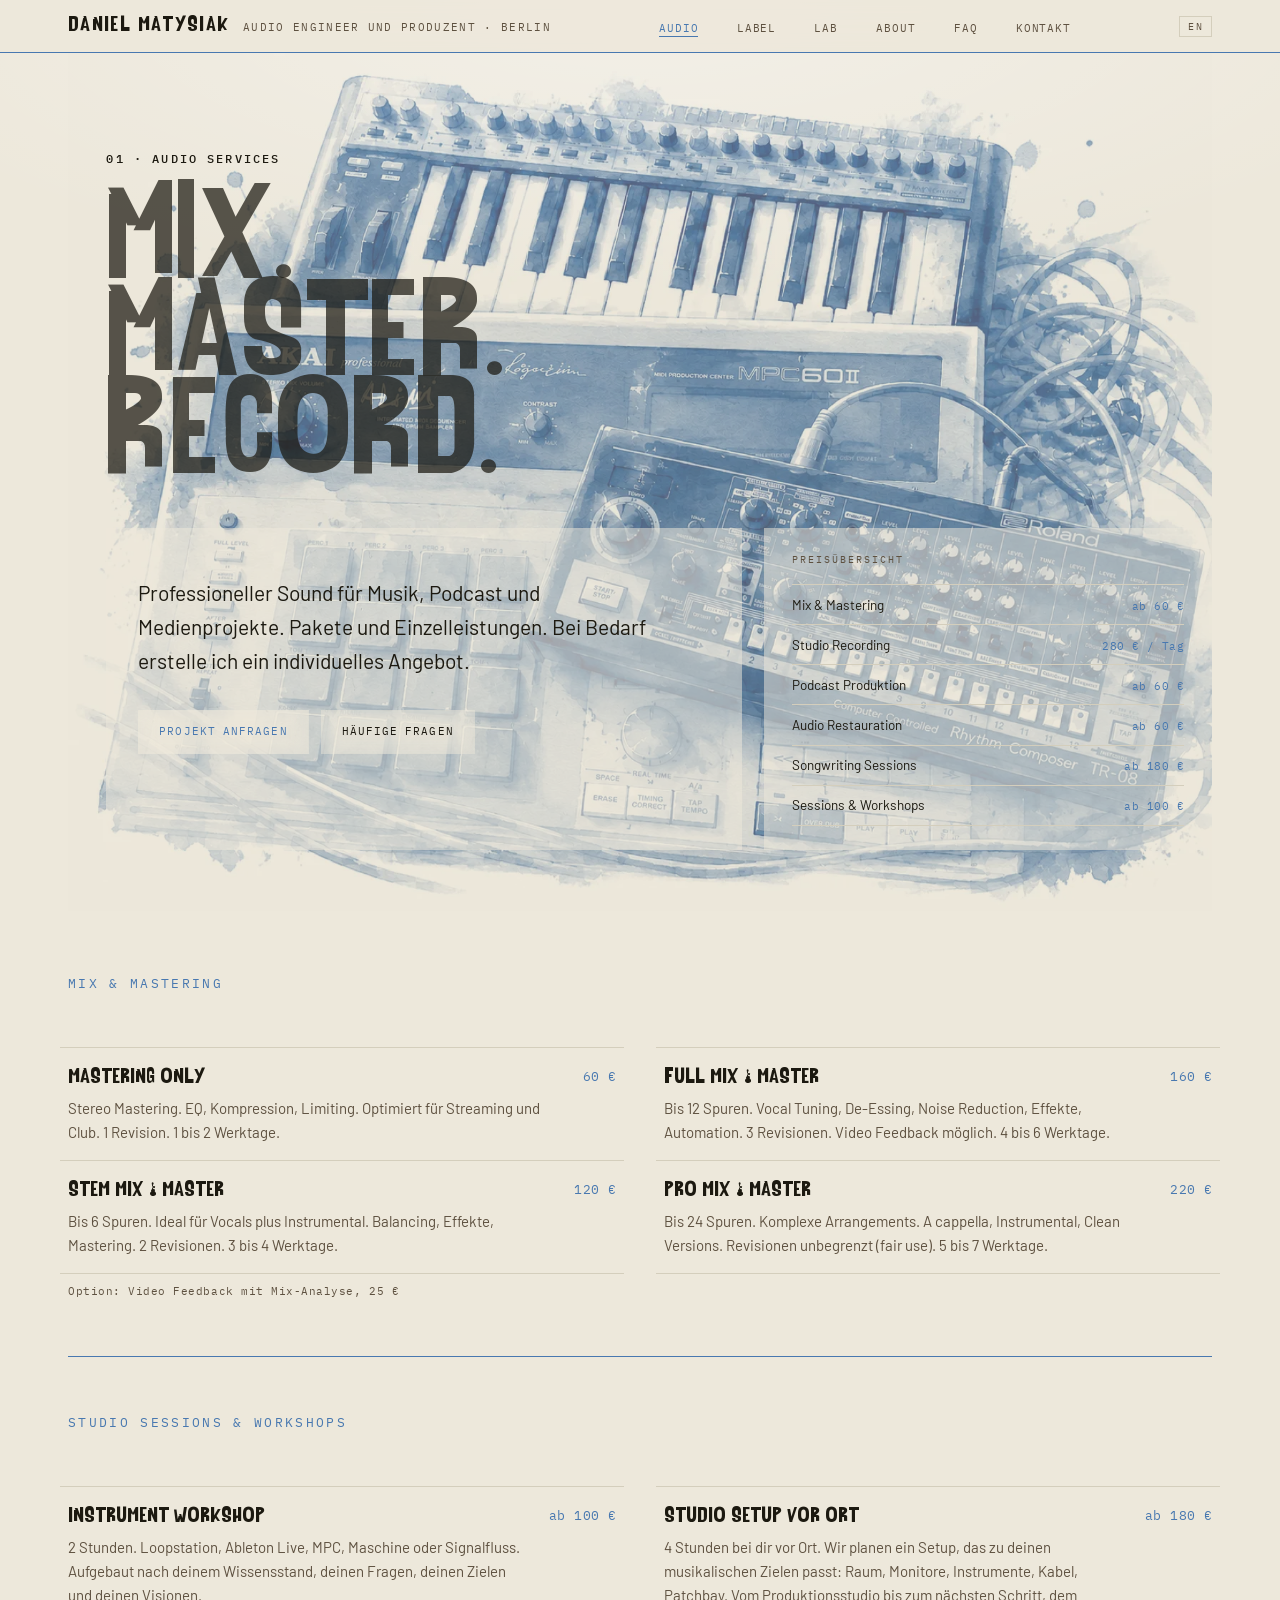
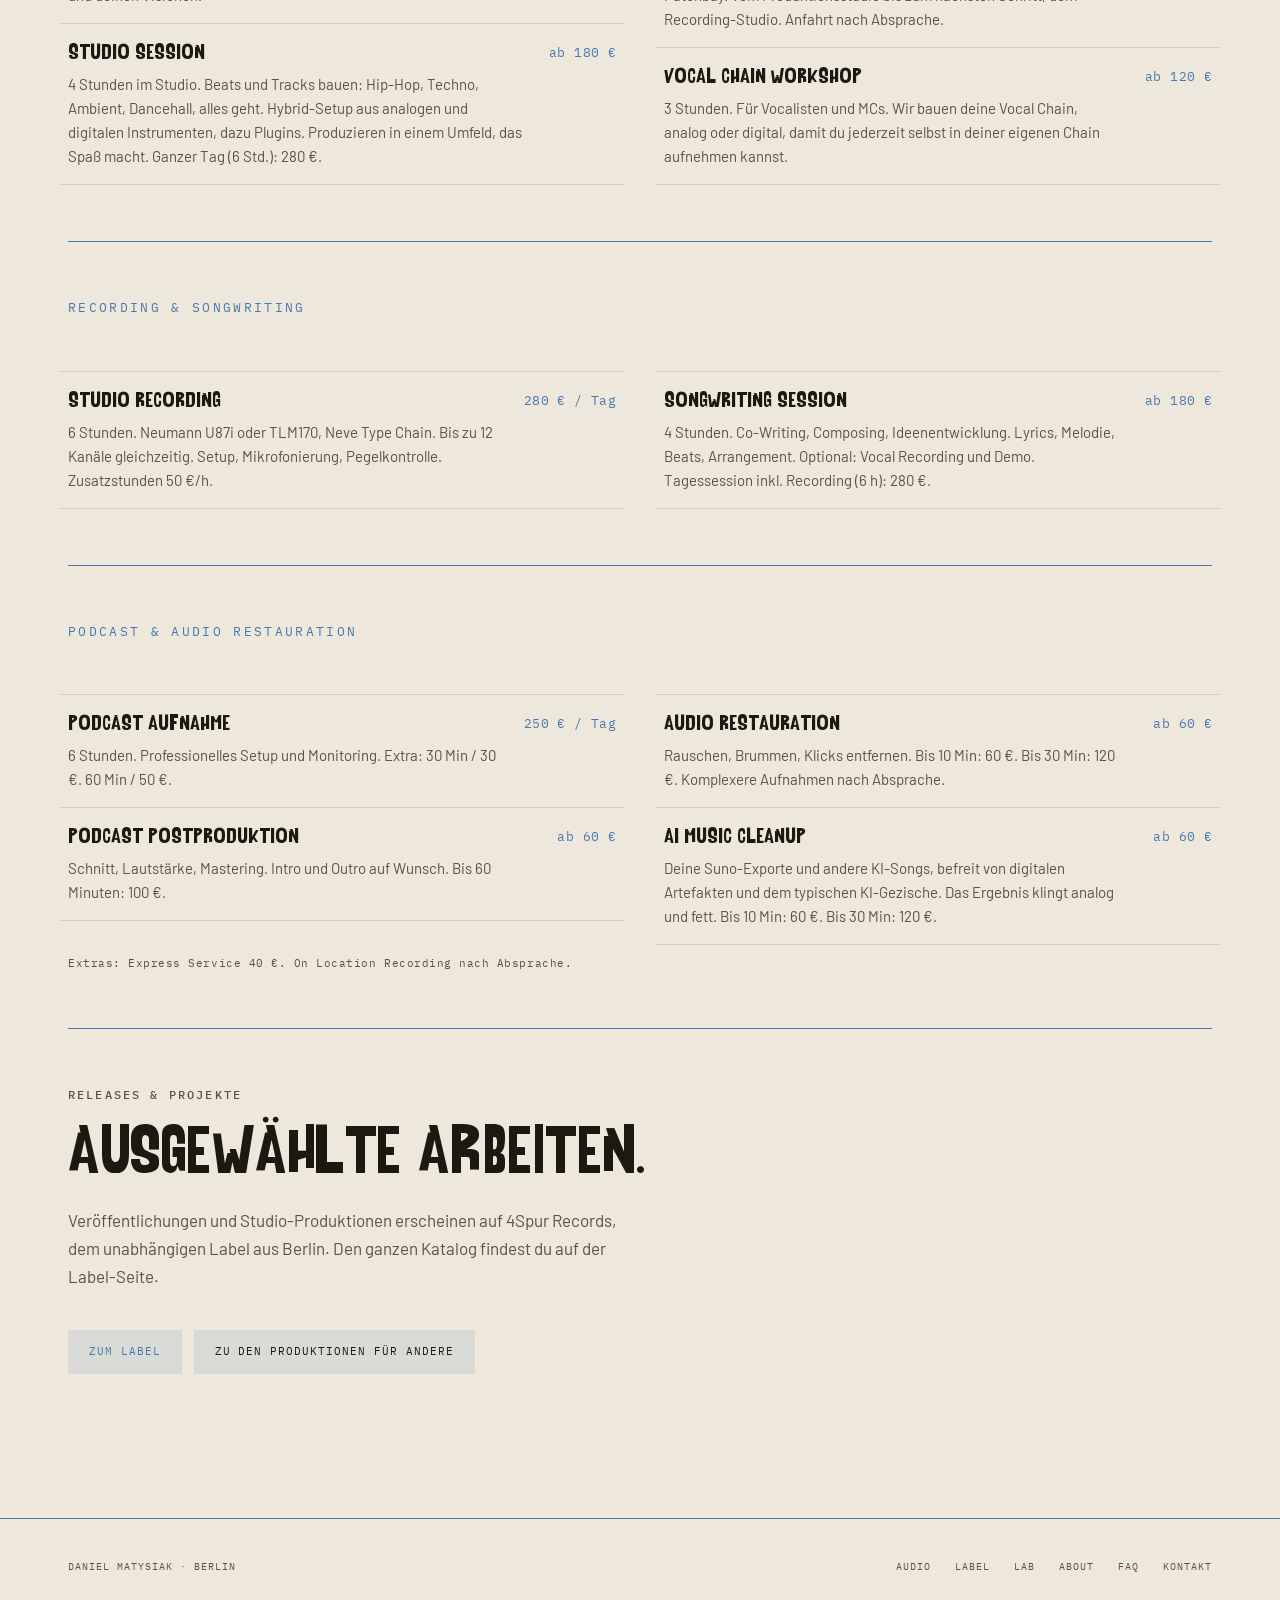
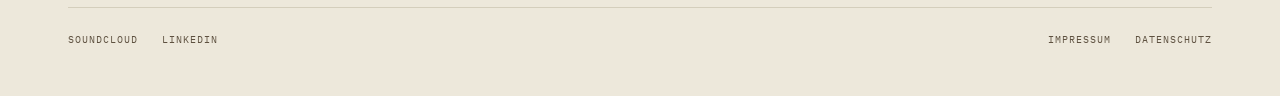
<file: leistungen.html>
<!DOCTYPE html>
<html lang="de">
<head>
  <meta charset="UTF-8">
  <meta name="viewport" content="width=device-width, initial-scale=1.0">
  <title>Mix · Mastering · Recording Berlin – Daniel Matysiak</title>
  <meta name="description" content="Mix, Mastering, Studio Recording und Podcast-Produktion in Berlin. Transparente Preise, Erstgespräch kostenlos. Für Musik, Podcast und Medienprojekte.">
  <meta name="robots" content="index, follow">
  <link rel="canonical" href="https://danielmatysiak.de/leistungen.html">
  <meta property="og:type" content="website">
  <meta property="og:site_name" content="Daniel Matysiak">
  <meta property="og:title" content="Mix · Mastering · Recording Berlin – Daniel Matysiak">
  <meta property="og:description" content="Mix, Mastering, Studio Recording und Podcast-Produktion in Berlin. Transparente Preise, Erstgespräch kostenlos.">
  <meta property="og:url" content="https://danielmatysiak.de/leistungen.html">
  <meta property="og:image" content="https://danielmatysiak.de/img/og_studio.jpg">
  <meta property="og:image:width" content="1200">
  <meta property="og:image:height" content="630">
  <meta property="og:locale" content="de_DE">
  <meta name="twitter:card" content="summary_large_image">
  <meta name="twitter:image" content="https://danielmatysiak.de/img/og_studio.jpg">
  <meta name="twitter:title" content="Mix · Mastering · Recording Berlin – Daniel Matysiak">
  <meta name="twitter:description" content="Mix, Mastering, Studio Recording und Podcast-Produktion in Berlin. Transparente Preise, Erstgespräch kostenlos.">
  <script type="application/ld+json">{"@context":"https://schema.org","@type":"ProfessionalService","name":"Daniel Matysiak – Audio Engineering Berlin","description":"Mix, Mastering, Studio Recording, Podcast-Produktion, Audio Restauration, Studio Sessions und Workshops in Berlin.","url":"https://danielmatysiak.de/leistungen.html","provider":{"@type":"Person","name":"Daniel Matysiak"},"areaServed":"Berlin","priceRange":"€€","serviceType":["Mix & Mastering","Studio Recording","Podcast Produktion","Audio Restauration","Songwriting Session","KI-Musik Cleanup","Studio Session","Workshop"]}</script>
  <link rel="preconnect" href="https://fonts.googleapis.com">
  <link rel="preconnect" href="https://fonts.gstatic.com" crossorigin>
  <link href="https://fonts.googleapis.com/css2?family=Boogaloo&family=Barlow:wght@400;500&family=IBM+Plex+Mono&display=swap" rel="stylesheet">
  <link rel="icon" type="image/png" href="favicon_studio_32.png">
  <link rel="icon" type="image/png" sizes="512x512" href="favicon_studio_512.png">
  <link rel="apple-touch-icon" href="favicon_studio_512.png">
  <link rel="stylesheet" href="styles.css">
</head>
<body class="page-audio">

  <nav class="site-nav">
    <div class="nav-inner">
      <div class="nav-brand-wrap">
        <a href="index.html" class="nav-brand">Daniel Matysiak</a>
        <span class="nav-claim">Audio Engineer und Produzent · Berlin</span>
      </div>
      <button class="nav-toggle" id="nav-toggle" aria-label="Menü">
        <span></span><span></span><span></span>
      </button>
      <ul class="nav-links" id="nav-links">
        <li><a href="leistungen.html" class="active">Audio</a></li>
        <li><a href="label.html">Label</a></li>
        <li><a href="lab.html">Lab</a></li>
        <li><a href="about.html">About</a></li>
        <li><a href="faq.html">FAQ</a></li>
        <li><a href="kontakt.html">Kontakt</a></li>
      </ul>
      <button class="lang-btn" id="lang-btn">EN</button>
    </div>
  </nav>

  <main class="page">

    <section class="hero hero-deco">
      <p class="hero-kicker">01 · Audio Services</p>
      <h1>Mix.<br>Master.<br>Record.</h1>
      <div class="hero-grid">
        <div class="hero-copy">
          <p class="lede" data-en="Professional sound for music, podcast, and media projects. Packages and individual services. Custom quotes available on request.">Professioneller Sound für Musik, Podcast und Medienprojekte. Pakete und Einzelleistungen. Bei Bedarf erstelle ich ein individuelles Angebot.</p>
          <div class="cta-row">
            <a class="btn" href="kontakt.html"><span data-en="Start a project">Projekt anfragen</span></a>
            <a class="btn-ghost" href="faq.html"><span data-en="FAQ">Häufige Fragen</span></a>
          </div>
        </div>
        <aside class="hero-panel">
          <p class="hero-panel-label"><span data-en="Pricing overview">Preisübersicht</span></p>
          <ul>
            <li>Mix &amp; Mastering <span>ab 60 €</span></li>
            <li>Studio Recording <span>280 € / Tag</span></li>
            <li><span data-en="Podcast Production">Podcast Produktion</span> <span>ab 60 €</span></li>
            <li><span data-en="Audio Restoration">Audio Restauration</span> <span>ab 60 €</span></li>
            <li>Songwriting Sessions <span>ab 180 €</span></li>
            <li>Sessions &amp; Workshops <span>ab 100 €</span></li>
          </ul>
        </aside>
      </div>
      <img class="hero-deco-img hero-deco-full" src="img/audio_neve.webp" alt="" aria-hidden="true">
    </section>

    <section class="section" id="mix">
      <p class="eyebrow">Mix &amp; Mastering</p>
      <div class="service-cols">
        <div class="price-table">
          <div class="price-row">
            <div>
              <p class="price-name">Mastering Only</p>
              <p class="price-detail" data-en="Stereo mastering. EQ, compression, limiting. Optimised for streaming and club. 1 revision. 1–2 business days.">Stereo Mastering. EQ, Kompression, Limiting. Optimiert für Streaming und Club. 1 Revision. 1 bis 2 Werktage.</p>
            </div>
            <span class="price-amount">60 €</span>
          </div>
          <div class="price-row">
            <div>
              <p class="price-name">Stem Mix &amp; Master</p>
              <p class="price-detail" data-en="Up to 6 tracks. Ideal for vocals plus instrumental. Balancing, effects, mastering. 2 revisions. 3–4 business days.">Bis 6 Spuren. Ideal für Vocals plus Instrumental. Balancing, Effekte, Mastering. 2 Revisionen. 3 bis 4 Werktage.</p>
            </div>
            <span class="price-amount">120 €</span>
          </div>
        </div>
        <div class="price-table">
          <div class="price-row">
            <div>
              <p class="price-name">Full Mix &amp; Master</p>
              <p class="price-detail" data-en="Up to 12 tracks. Vocal tuning, de-essing, noise reduction, effects, automation. 3 revisions. Video feedback available. 4–6 business days.">Bis 12 Spuren. Vocal Tuning, De-Essing, Noise Reduction, Effekte, Automation. 3 Revisionen. Video Feedback möglich. 4 bis 6 Werktage.</p>
            </div>
            <span class="price-amount">160 €</span>
          </div>
          <div class="price-row">
            <div>
              <p class="price-name">Pro Mix &amp; Master</p>
              <p class="price-detail" data-en="Up to 24 tracks. Complex arrangements. A cappella, instrumental, clean versions. Unlimited revisions (fair use). 5–7 business days.">Bis 24 Spuren. Komplexe Arrangements. A cappella, Instrumental, Clean Versions. Revisionen unbegrenzt (fair use). 5 bis 7 Werktage.</p>
            </div>
            <span class="price-amount">220 €</span>
          </div>
        </div>
      </div>
      <p class="service-note" data-en="Option: Video feedback with mix analysis, €25">Option: Video Feedback mit Mix-Analyse, 25 €</p>
    </section>

    <section class="section" id="sessions">
      <p class="eyebrow" data-en="Studio Sessions &amp; Workshops">Studio Sessions &amp; Workshops</p>
      <div class="service-cols">
        <div class="price-table">
          <div class="price-row">
            <div>
              <p class="price-name" data-en="Instrument Workshop">Instrument Workshop</p>
              <p class="price-detail" data-en="2 hours. Loop station, Ableton Live, MPC, Maschine or signal flow. Built around your level, your questions, your goals and your vision.">2 Stunden. Loopstation, Ableton Live, MPC, Maschine oder Signalfluss. Aufgebaut nach deinem Wissensstand, deinen Fragen, deinen Zielen und deinen Visionen.</p>
            </div>
            <span class="price-amount">ab 100 €</span>
          </div>
          <div class="price-row">
            <div>
              <p class="price-name" data-en="Studio Session">Studio Session</p>
              <p class="price-detail" data-en="4 hours in the studio. Build beats and tracks: hip-hop, techno, ambient, dancehall, anything goes. Hybrid setup of analog and digital instruments plus plugins. Producing in an environment that is fun. Full day (6 h): €280.">4 Stunden im Studio. Beats und Tracks bauen: Hip-Hop, Techno, Ambient, Dancehall, alles geht. Hybrid-Setup aus analogen und digitalen Instrumenten, dazu Plugins. Produzieren in einem Umfeld, das Spaß macht. Ganzer Tag (6 Std.): 280 €.</p>
            </div>
            <span class="price-amount">ab 180 €</span>
          </div>
        </div>
        <div class="price-table">
          <div class="price-row">
            <div>
              <p class="price-name" data-en="Studio Setup On Site">Studio Setup vor Ort</p>
              <p class="price-detail" data-en="4 hours at your place. We plan a setup that fits your musical goals: room, monitors, instruments, cables, patchbay. From a production studio to the next step, a recording studio. Travel by arrangement.">4 Stunden bei dir vor Ort. Wir planen ein Setup, das zu deinen musikalischen Zielen passt: Raum, Monitore, Instrumente, Kabel, Patchbay. Vom Produktionsstudio bis zum nächsten Schritt, dem Recording-Studio. Anfahrt nach Absprache.</p>
            </div>
            <span class="price-amount">ab 180 €</span>
          </div>
          <div class="price-row">
            <div>
              <p class="price-name" data-en="Vocal Chain Workshop">Vocal Chain Workshop</p>
              <p class="price-detail" data-en="3 hours. For vocalists and MCs. We build your vocal chain, analog or digital, so you can record in your own chain whenever you want.">3 Stunden. Für Vocalisten und MCs. Wir bauen deine Vocal Chain, analog oder digital, damit du jederzeit selbst in deiner eigenen Chain aufnehmen kannst.</p>
            </div>
            <span class="price-amount">ab 120 €</span>
          </div>
        </div>
      </div>
    </section>

    <section class="section" id="recording">
      <p class="eyebrow">Recording &amp; Songwriting</p>
      <div class="service-cols">
        <div class="price-table">
          <div class="price-row">
            <div>
              <p class="price-name">Studio Recording</p>
              <p class="price-detail" data-en="6 hours. Neumann U87i or TLM170, Neve type chain. Up to 12 channels simultaneously. Setup, mic placement, level control. Additional hours €50/h.">6 Stunden. Neumann U87i oder TLM170, Neve Type Chain. Bis zu 12 Kanäle gleichzeitig. Setup, Mikrofonierung, Pegelkontrolle. Zusatzstunden 50 €/h.</p>
            </div>
            <span class="price-amount">280 € / Tag</span>
          </div>
        </div>
        <div class="price-table">
          <div class="price-row">
            <div>
              <p class="price-name">Songwriting Session</p>
              <p class="price-detail" data-en="4 hours. Co-writing, composing, idea development. Lyrics, melody, beats, arrangement. Optional: vocal recording and demo. Full day incl. recording (6 h): €280.">4 Stunden. Co-Writing, Composing, Ideenentwicklung. Lyrics, Melodie, Beats, Arrangement. Optional: Vocal Recording und Demo. Tagessession inkl. Recording (6 h): 280 €.</p>
            </div>
            <span class="price-amount">ab 180 €</span>
          </div>
        </div>
      </div>
    </section>

    <section class="section" id="podcast">
      <p class="eyebrow">Podcast &amp; Audio Restauration</p>
      <div class="service-cols">
        <div class="price-table">
          <div class="price-row">
            <div>
              <p class="price-name" data-en="Podcast Recording">Podcast Aufnahme</p>
              <p class="price-detail" data-en="6 hours. Professional setup and monitoring. Extra: 30 min / €30. 60 min / €50.">6 Stunden. Professionelles Setup und Monitoring. Extra: 30 Min / 30 €. 60 Min / 50 €.</p>
            </div>
            <span class="price-amount">250 € / Tag</span>
          </div>
          <div class="price-row">
            <div>
              <p class="price-name" data-en="Podcast Post-Production">Podcast Postproduktion</p>
              <p class="price-detail" data-en="Editing, levels, mastering. Intro and outro on request. Up to 60 minutes: €100.">Schnitt, Lautstärke, Mastering. Intro und Outro auf Wunsch. Bis 60 Minuten: 100 €.</p>
            </div>
            <span class="price-amount">ab 60 €</span>
          </div>
        </div>
        <div class="price-table">
          <div class="price-row">
            <div>
              <p class="price-name" data-en="Audio Restoration">Audio Restauration</p>
              <p class="price-detail" data-en="Remove noise, hum, clicks. Up to 10 min: €60. Up to 30 min: €120. Complex recordings by arrangement.">Rauschen, Brummen, Klicks entfernen. Bis 10 Min: 60 €. Bis 30 Min: 120 €. Komplexere Aufnahmen nach Absprache.</p>
            </div>
            <span class="price-amount">ab 60 €</span>
          </div>
          <div class="price-row">
            <div>
              <p class="price-name" data-en="AI Music Cleanup">AI Music Cleanup</p>
              <p class="price-detail" data-en="Your Suno exports and other AI songs, freed from digital artifacts and the typical AI shimmer. The result sounds analog and fat. Up to 10 min: €60. Up to 30 min: €120.">Deine Suno-Exporte und andere KI-Songs, befreit von digitalen Artefakten und dem typischen KI-Gezische. Das Ergebnis klingt analog und fett. Bis 10 Min: 60 €. Bis 30 Min: 120 €.</p>
            </div>
            <span class="price-amount">ab 60 €</span>
          </div>
        </div>
      </div>
      <p class="service-note" data-en="Extras: Express service €40. On-location recording by arrangement.">Extras: Express Service 40 €. On Location Recording nach Absprache.</p>
    </section>

    <section class="section">
      <p class="section-label" data-en="Releases & Projects">Releases &amp; Projekte</p>
      <h2 data-en="Selected Works.">Ausgewählte Arbeiten.</h2>

      <p class="section-intro" data-en="Releases and studio productions are published on 4Spur Records, the independent label from Berlin. The full catalog is on the label page.">Veröffentlichungen und Studio-Produktionen erscheinen auf 4Spur Records, dem unabhängigen Label aus Berlin. Den ganzen Katalog findest du auf der Label-Seite.</p>
      <div class="cta-row">
        <a class="btn" href="label.html"><span data-en="To the label">Zum Label</span></a>
        <a class="btn-ghost" href="produktionen.html"><span data-en="To productions for others">Zu den Produktionen für andere</span></a>
      </div>
    </section>

  </main>

  <footer>
    <div class="footer-inner">
      <div class="footer-top">
        <span>Daniel Matysiak · Berlin</span>
        <nav class="footer-nav">
          <a href="leistungen.html">Audio</a>
          <a href="label.html">Label</a>
          <a href="lab.html">Lab</a>
          <a href="about.html">About</a>
          <a href="faq.html">FAQ</a>
          <a href="kontakt.html">Kontakt</a>
        </nav>
      </div>
      <div class="footer-bottom">
        <div class="footer-socials">
          <a href="https://soundcloud.com/daniel-matysiak" target="_blank" rel="noopener">SoundCloud</a>
          <a href="https://www.linkedin.com/in/daniel-matysiak-9b5b524a/" target="_blank" rel="noopener">LinkedIn</a>
        </div>
        <div class="footer-legal">
          <a href="kontakt.html#impressum">Impressum</a>
          <a href="kontakt.html#datenschutz">Datenschutz</a>
        </div>
      </div>
    </div>
  </footer>

  <script src="main.js"></script>

</body>
</html>
</file>
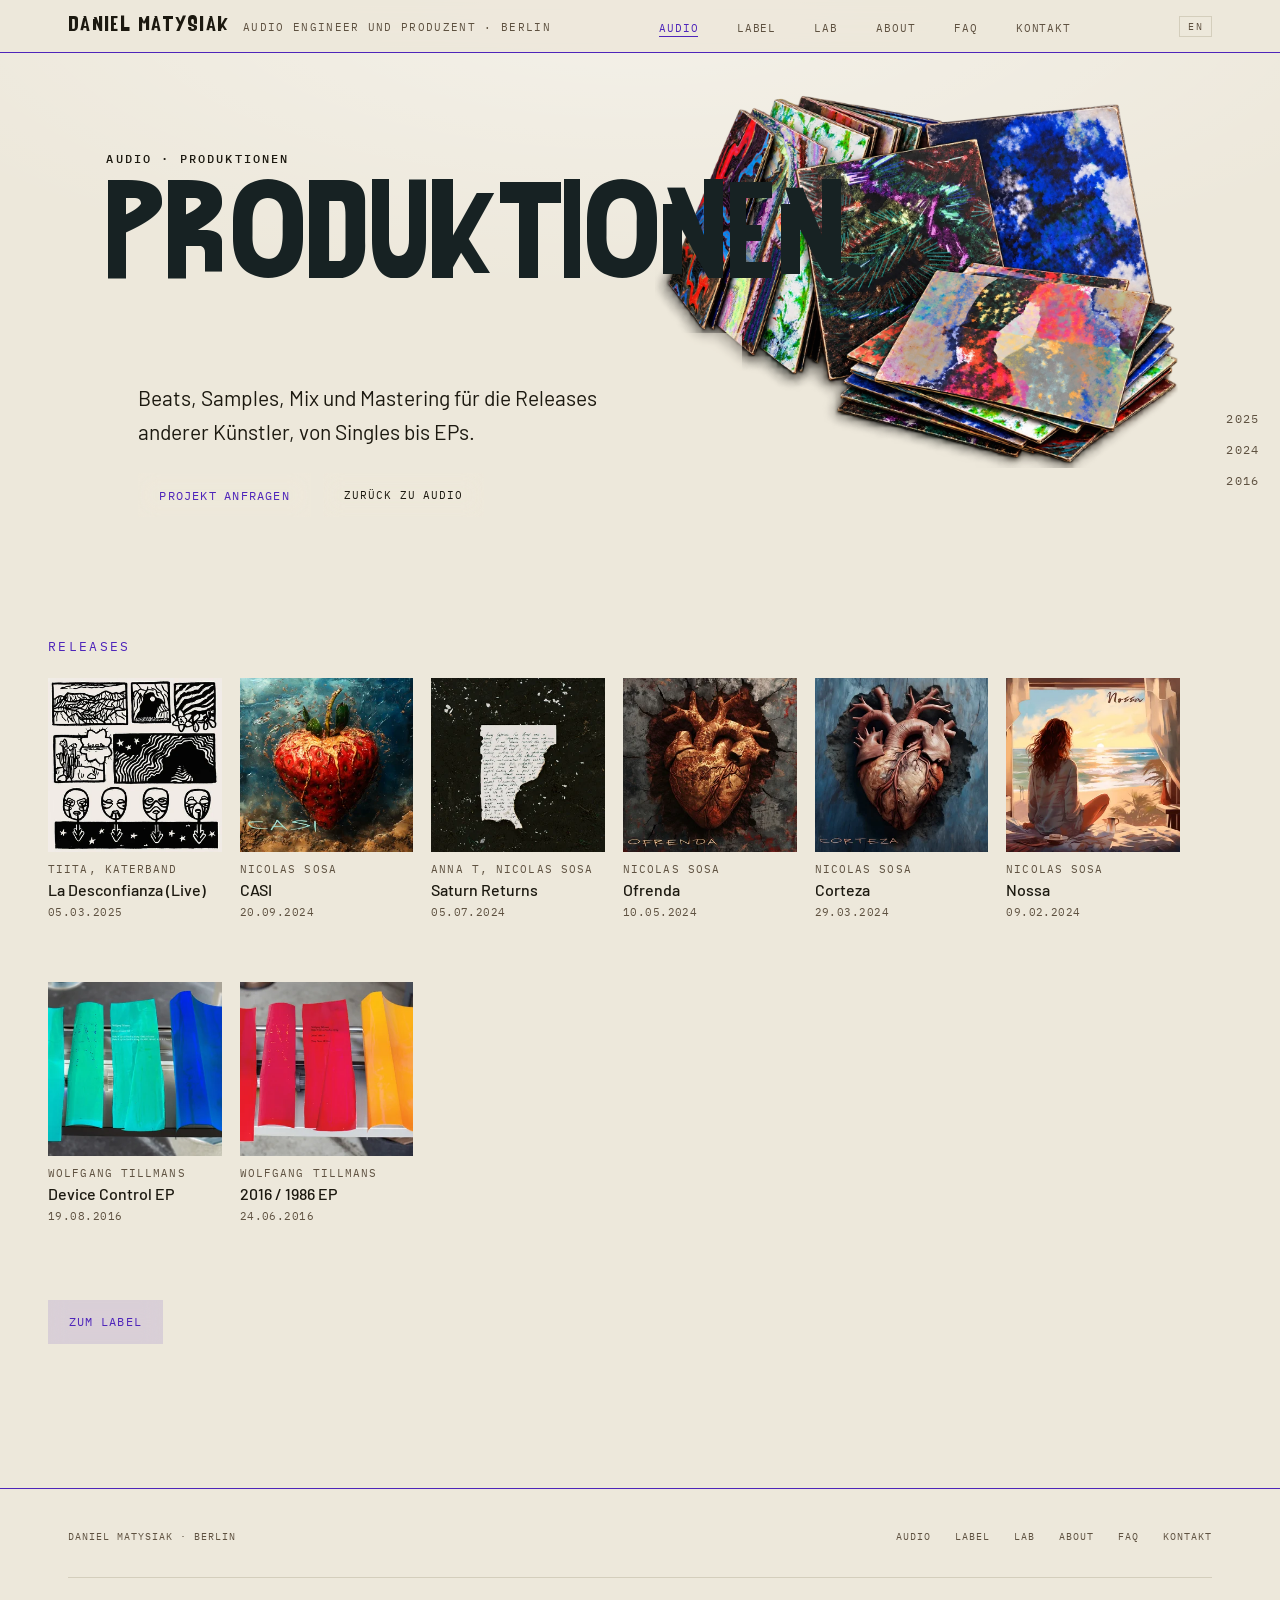
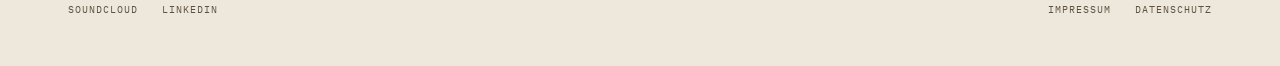
<file: produktionen.html>
<!DOCTYPE html>
<html lang="de">
<head>
  <meta charset="UTF-8">
  <meta name="viewport" content="width=device-width, initial-scale=1.0">
  <title>Produktionen für andere Künstler – Daniel Matysiak</title>
  <meta name="description" content="Produktionen für andere Künstler: Beats, Samples, Mix und Mastering von Daniel Matysiak für Releases von Nicolas Sosa, ANNA T, Tiita und Wolfgang Tillmans.">
  <meta name="robots" content="index, follow">
  <link rel="canonical" href="https://danielmatysiak.de/produktionen.html">
  <meta property="og:type" content="website">
  <meta property="og:site_name" content="Daniel Matysiak">
  <meta property="og:title" content="Produktionen für andere Künstler – Daniel Matysiak">
  <meta property="og:description" content="Produktionen für andere Künstler: Beats, Samples, Mix und Mastering von Daniel Matysiak für Releases von Nicolas Sosa, ANNA T, Tiita und Wolfgang Tillmans.">
  <meta property="og:url" content="https://danielmatysiak.de/produktionen.html">
  <meta property="og:image" content="https://danielmatysiak.de/img/og_studio.jpg">
  <meta property="og:image:width" content="1200">
  <meta property="og:image:height" content="630">
  <meta property="og:locale" content="de_DE">
  <meta name="twitter:card" content="summary_large_image">
  <meta name="twitter:image" content="https://danielmatysiak.de/img/og_studio.jpg">
  <meta name="twitter:title" content="Produktionen für andere Künstler – Daniel Matysiak">
  <meta name="twitter:description" content="Produktionen für andere Künstler: Beats, Samples, Mix und Mastering von Daniel Matysiak für Releases von Nicolas Sosa, ANNA T, Tiita und Wolfgang Tillmans.">
  <script type="application/ld+json">{"@context":"https://schema.org","@graph":[{"@type":"CollectionPage","@id":"https://danielmatysiak.de/produktionen.html","url":"https://danielmatysiak.de/produktionen.html","name":"Produktionen für andere Künstler","description":"Produktionen für andere Künstler: Beats, Samples, Mix und Mastering von Daniel Matysiak für Releases von Nicolas Sosa, ANNA T, Tiita und Wolfgang Tillmans.","inLanguage":"de","author":{"@type":"Person","name":"Daniel Matysiak","url":"https://danielmatysiak.de"},"about":"Beats, Samples, Mix und Mastering für Releases anderer Künstler"},{"@type":"ItemList","name":"Produktionen von Daniel Matysiak","numberOfItems":8,"itemListOrder":"https://schema.org/ItemListOrderDescending","itemListElement":[{"@type":"ListItem","position":1,"item":{"@type":"MusicAlbum","name":"La Desconfianza (Live)","byArtist":[{"@type":"MusicGroup","name":"Tiita"},{"@type":"MusicGroup","name":"Katerband"}],"datePublished":"2025-03-05","albumReleaseType":"https://schema.org/SingleRelease","sameAs":["https://open.spotify.com/album/0C9um67V8T5aKq8Pcnr7lp"],"contributor":{"@type":"Person","name":"Daniel Matysiak","url":"https://danielmatysiak.de","jobTitle":"Production, Mix"}}},{"@type":"ListItem","position":2,"item":{"@type":"MusicAlbum","name":"CASI","byArtist":[{"@type":"MusicGroup","name":"Nicolas Sosa"}],"datePublished":"2024-09-20","albumReleaseType":"https://schema.org/SingleRelease","sameAs":["https://open.spotify.com/album/1fOf8B4Vbh8c3gm1FGVdDk"],"contributor":{"@type":"Person","name":"Daniel Matysiak","url":"https://danielmatysiak.de","jobTitle":"Production, Mix, Master"}}},{"@type":"ListItem","position":3,"item":{"@type":"MusicAlbum","name":"Saturn Returns","byArtist":[{"@type":"MusicGroup","name":"ANNA T"},{"@type":"MusicGroup","name":"Nicolas Sosa"}],"datePublished":"2024-07-05","albumReleaseType":"https://schema.org/EPRelease","sameAs":["https://open.spotify.com/album/7j5xV2X0WmDsJJSmkgKe1F","https://promo.theorchard.com/TPjCbQFuHXs3TTveIwRx"],"contributor":{"@type":"Person","name":"Daniel Matysiak","url":"https://danielmatysiak.de","jobTitle":"Mix, Master"}}},{"@type":"ListItem","position":4,"item":{"@type":"MusicAlbum","name":"Ofrenda","byArtist":[{"@type":"MusicGroup","name":"Nicolas Sosa"}],"datePublished":"2024-05-10","albumReleaseType":"https://schema.org/SingleRelease","sameAs":["https://open.spotify.com/album/7gr2fhrXXH9TYFevleKxl0"],"contributor":{"@type":"Person","name":"Daniel Matysiak","url":"https://danielmatysiak.de","jobTitle":"Production, Mix, Master"}}},{"@type":"ListItem","position":5,"item":{"@type":"MusicAlbum","name":"Corteza","byArtist":[{"@type":"MusicGroup","name":"Nicolas Sosa"}],"datePublished":"2024-03-29","albumReleaseType":"https://schema.org/SingleRelease","sameAs":["https://open.spotify.com/album/3cgMjySC3hcQ6I4oThNnKx"],"contributor":{"@type":"Person","name":"Daniel Matysiak","url":"https://danielmatysiak.de","jobTitle":"Production, Mix, Master"}}},{"@type":"ListItem","position":6,"item":{"@type":"MusicAlbum","name":"Nossa","byArtist":[{"@type":"MusicGroup","name":"Nicolas Sosa"}],"datePublished":"2024-02-09","albumReleaseType":"https://schema.org/SingleRelease","sameAs":["https://open.spotify.com/album/4OFzYGKC9ZW2EofX9VIVLy"],"contributor":{"@type":"Person","name":"Daniel Matysiak","url":"https://danielmatysiak.de","jobTitle":"Production, Mix, Master"}}},{"@type":"ListItem","position":7,"item":{"@type":"MusicAlbum","name":"Device Control EP","byArtist":[{"@type":"MusicGroup","name":"Wolfgang Tillmans"}],"datePublished":"2016-08-19","albumReleaseType":"https://schema.org/EPRelease","sameAs":["https://open.spotify.com/album/4SAsBFoNkgPqhAmxQOantK"],"contributor":{"@type":"Person","name":"Daniel Matysiak","url":"https://danielmatysiak.de","jobTitle":"Sample Design"}}},{"@type":"ListItem","position":8,"item":{"@type":"MusicAlbum","name":"2016 / 1986 EP","byArtist":[{"@type":"MusicGroup","name":"Wolfgang Tillmans"}],"datePublished":"2016-06-24","albumReleaseType":"https://schema.org/EPRelease","sameAs":["https://open.spotify.com/album/1ev4qEazSSQEoSo9a7lHL4"],"contributor":{"@type":"Person","name":"Daniel Matysiak","url":"https://danielmatysiak.de","jobTitle":"Beat Programming, Sample Arrangement"}}}]}]}</script>
  <link rel="preconnect" href="https://fonts.googleapis.com">
  <link rel="preconnect" href="https://fonts.gstatic.com" crossorigin>
  <link href="https://fonts.googleapis.com/css2?family=Boogaloo&family=Barlow:wght@400;500&family=IBM+Plex+Mono&display=swap" rel="stylesheet">
  <link rel="icon" type="image/png" href="favicon_studio_32.png">
  <link rel="icon" type="image/png" sizes="512x512" href="favicon_studio_512.png">
  <link rel="apple-touch-icon" href="favicon_studio_512.png">
  <link rel="stylesheet" href="styles.css">
</head>
<body class="page-label">

  <nav class="site-nav">
    <div class="nav-inner">
      <div class="nav-brand-wrap">
        <a href="index.html" class="nav-brand">Daniel Matysiak</a>
        <span class="nav-claim">Audio Engineer und Produzent · Berlin</span>
      </div>
      <button class="nav-toggle" id="nav-toggle" aria-label="Menü">
        <span></span><span></span><span></span>
      </button>
      <ul class="nav-links" id="nav-links">
        <li><a href="leistungen.html" class="active">Audio</a></li>
        <li><a href="label.html">Label</a></li>
        <li><a href="lab.html">Lab</a></li>
        <li><a href="about.html">About</a></li>
        <li><a href="faq.html">FAQ</a></li>
        <li><a href="kontakt.html">Kontakt</a></li>
      </ul>
      <button class="lang-btn" id="lang-btn">EN</button>
    </div>
  </nav>

  <main class="page">

    <section class="hero hero-deco">
      <p class="hero-kicker" data-en="Audio · Productions">Audio · Produktionen</p>
      <h1 data-en="Productions.">Produktionen.</h1>
      <div class="hero-grid">
        <div class="hero-copy">
          <p class="lede" data-en="Beats, samples, mixing and mastering for other artists' releases, from singles to EPs.">Beats, Samples, Mix und Mastering für die Releases anderer Künstler, von Singles bis EPs.</p>
          <div class="cta-row">
            <a class="btn" href="kontakt.html"><span data-en="Start a project">Projekt anfragen</span></a>
            <a class="btn-ghost" href="leistungen.html"><span data-en="Back to Audio">Zurück zu Audio</span></a>
          </div>
        </div>
      </div>
      <img class="hero-deco-img hero-deco-full" src="img/audio_neve.webp" alt="" aria-hidden="true">
    </section>

            <section class="section release-wall" id="archiv">
      <p class="eyebrow" data-en="Releases">Releases</p>
      <ul class="release-grid" role="list">
          <li class="release" data-year="2025" data-artists="" id="y2025"><button type="button" class="release-open" data-id="0C9um67V8T5aKq8Pcnr7lp" aria-haspopup="dialog"><span class="cover"><img src="img/covers/0C9um67V8T5aKq8Pcnr7lp-640.webp" srcset="img/covers/0C9um67V8T5aKq8Pcnr7lp-320.webp 320w, img/covers/0C9um67V8T5aKq8Pcnr7lp-640.webp 640w" sizes="(max-width: 600px) 50vw, (max-width: 1100px) 25vw, 17vw" width="640" height="640" alt="" loading="lazy" decoding="async"><span class="cover-info" aria-hidden="true"><span class="cover-artist">Tiita, Katerband</span></span></span><span class="meta"><span class="release-artist">Tiita, Katerband</span><span class="release-title">La Desconfianza (Live)</span><time class="release-date" datetime="2025-03-05">05.03.2025</time></span></button></li>
          <li class="release" data-year="2024" data-artists="" id="y2024"><button type="button" class="release-open" data-id="1fOf8B4Vbh8c3gm1FGVdDk" aria-haspopup="dialog"><span class="cover"><img src="img/covers/1fOf8B4Vbh8c3gm1FGVdDk-640.webp" srcset="img/covers/1fOf8B4Vbh8c3gm1FGVdDk-320.webp 320w, img/covers/1fOf8B4Vbh8c3gm1FGVdDk-640.webp 640w" sizes="(max-width: 600px) 50vw, (max-width: 1100px) 25vw, 17vw" width="640" height="640" alt="" loading="lazy" decoding="async"><span class="cover-info" aria-hidden="true"><span class="cover-artist">Nicolas Sosa</span></span></span><span class="meta"><span class="release-artist">Nicolas Sosa</span><span class="release-title">CASI</span><time class="release-date" datetime="2024-09-20">20.09.2024</time></span></button></li>
          <li class="release" data-year="2024" data-artists=""><button type="button" class="release-open" data-id="7j5xV2X0WmDsJJSmkgKe1F" aria-haspopup="dialog"><span class="cover"><img src="img/covers/7j5xV2X0WmDsJJSmkgKe1F-640.webp" srcset="img/covers/7j5xV2X0WmDsJJSmkgKe1F-320.webp 320w, img/covers/7j5xV2X0WmDsJJSmkgKe1F-640.webp 640w" sizes="(max-width: 600px) 50vw, (max-width: 1100px) 25vw, 17vw" width="640" height="640" alt="" loading="lazy" decoding="async"><span class="cover-info" aria-hidden="true"><span class="cover-artist">ANNA T, Nicolas Sosa</span></span></span><span class="meta"><span class="release-artist">ANNA T, Nicolas Sosa</span><span class="release-title">Saturn Returns</span><time class="release-date" datetime="2024-07-05">05.07.2024</time></span></button></li>
          <li class="release" data-year="2024" data-artists=""><button type="button" class="release-open" data-id="7gr2fhrXXH9TYFevleKxl0" aria-haspopup="dialog"><span class="cover"><img src="img/covers/7gr2fhrXXH9TYFevleKxl0-640.webp" srcset="img/covers/7gr2fhrXXH9TYFevleKxl0-320.webp 320w, img/covers/7gr2fhrXXH9TYFevleKxl0-640.webp 640w" sizes="(max-width: 600px) 50vw, (max-width: 1100px) 25vw, 17vw" width="640" height="640" alt="" loading="lazy" decoding="async"><span class="cover-info" aria-hidden="true"><span class="cover-artist">Nicolas Sosa</span></span></span><span class="meta"><span class="release-artist">Nicolas Sosa</span><span class="release-title">Ofrenda</span><time class="release-date" datetime="2024-05-10">10.05.2024</time></span></button></li>
          <li class="release" data-year="2024" data-artists=""><button type="button" class="release-open" data-id="3cgMjySC3hcQ6I4oThNnKx" aria-haspopup="dialog"><span class="cover"><img src="img/covers/3cgMjySC3hcQ6I4oThNnKx-640.webp" srcset="img/covers/3cgMjySC3hcQ6I4oThNnKx-320.webp 320w, img/covers/3cgMjySC3hcQ6I4oThNnKx-640.webp 640w" sizes="(max-width: 600px) 50vw, (max-width: 1100px) 25vw, 17vw" width="640" height="640" alt="" loading="lazy" decoding="async"><span class="cover-info" aria-hidden="true"><span class="cover-artist">Nicolas Sosa</span></span></span><span class="meta"><span class="release-artist">Nicolas Sosa</span><span class="release-title">Corteza</span><time class="release-date" datetime="2024-03-29">29.03.2024</time></span></button></li>
          <li class="release" data-year="2024" data-artists=""><button type="button" class="release-open" data-id="4OFzYGKC9ZW2EofX9VIVLy" aria-haspopup="dialog"><span class="cover"><img src="img/covers/4OFzYGKC9ZW2EofX9VIVLy-640.webp" srcset="img/covers/4OFzYGKC9ZW2EofX9VIVLy-320.webp 320w, img/covers/4OFzYGKC9ZW2EofX9VIVLy-640.webp 640w" sizes="(max-width: 600px) 50vw, (max-width: 1100px) 25vw, 17vw" width="640" height="640" alt="" loading="lazy" decoding="async"><span class="cover-info" aria-hidden="true"><span class="cover-artist">Nicolas Sosa</span></span></span><span class="meta"><span class="release-artist">Nicolas Sosa</span><span class="release-title">Nossa</span><time class="release-date" datetime="2024-02-09">09.02.2024</time></span></button></li>
          <li class="release" data-year="2016" data-artists="" id="y2016"><button type="button" class="release-open" data-id="4SAsBFoNkgPqhAmxQOantK" aria-haspopup="dialog"><span class="cover"><img src="img/covers/4SAsBFoNkgPqhAmxQOantK-640.webp" srcset="img/covers/4SAsBFoNkgPqhAmxQOantK-320.webp 320w, img/covers/4SAsBFoNkgPqhAmxQOantK-640.webp 640w" sizes="(max-width: 600px) 50vw, (max-width: 1100px) 25vw, 17vw" width="640" height="640" alt="" loading="lazy" decoding="async"><span class="cover-info" aria-hidden="true"><span class="cover-artist">Wolfgang Tillmans</span></span></span><span class="meta"><span class="release-artist">Wolfgang Tillmans</span><span class="release-title">Device Control EP</span><time class="release-date" datetime="2016-08-19">19.08.2016</time></span></button></li>
          <li class="release" data-year="2016" data-artists=""><button type="button" class="release-open" data-id="1ev4qEazSSQEoSo9a7lHL4" aria-haspopup="dialog"><span class="cover"><img src="img/covers/1ev4qEazSSQEoSo9a7lHL4-640.webp" srcset="img/covers/1ev4qEazSSQEoSo9a7lHL4-320.webp 320w, img/covers/1ev4qEazSSQEoSo9a7lHL4-640.webp 640w" sizes="(max-width: 600px) 50vw, (max-width: 1100px) 25vw, 17vw" width="640" height="640" alt="" loading="lazy" decoding="async"><span class="cover-info" aria-hidden="true"><span class="cover-artist">Wolfgang Tillmans</span></span></span><span class="meta"><span class="release-artist">Wolfgang Tillmans</span><span class="release-title">2016 / 1986 EP</span><time class="release-date" datetime="2016-06-24">24.06.2016</time></span></button></li>
      </ul>
      <div class="cta-row">
        <a class="btn" href="label.html"><span data-en="To the label">Zum Label</span></a>
      </div>
    </section>

  </main>

  <nav class="year-nav" id="year-nav" aria-label="Jahre" data-no-swipe>
    <ul>
      <li><a href="#y2025">2025</a></li>
      <li><a href="#y2024">2024</a></li>
      <li><a href="#y2016">2016</a></li>
    </ul>
  </nav>

  <dialog class="release-panel" id="release-panel" aria-labelledby="panel-title" data-no-swipe>
    <div class="panel-inner">
      <button type="button" class="panel-close" id="panel-close"><span aria-hidden="true">×</span><span class="visually-hidden" id="panel-close-label">Schließen</span></button>
      <div class="panel-body" id="panel-body"></div>
    </div>
  </dialog>

  <dialog class="lightbox" id="lightbox" aria-label="Cover groß" data-no-swipe>
    <button type="button" class="lightbox-close" id="lightbox-close" aria-label="Schließen"><span aria-hidden="true">×</span></button>
    <figure class="lightbox-fig">
      <span class="lightbox-art">
        <img id="lightbox-img" alt="" width="1440" height="1440">
      </span>
      <figcaption id="lightbox-cap"></figcaption>
    </figure>
  </dialog>

  <script type="application/json" id="release-data">{"0C9um67V8T5aKq8Pcnr7lp":{"id":"0C9um67V8T5aKq8Pcnr7lp","title":"La Desconfianza (Live)","artist":"Tiita, Katerband","date":"2025-03-05","format":"Single","cover":[320,640],"links":{"spotify":"https://open.spotify.com/album/0C9um67V8T5aKq8Pcnr7lp"},"cline":"2025","credits":[{"role":"Production, Mix","name":"Daniel Matysiak"}]},"1fOf8B4Vbh8c3gm1FGVdDk":{"id":"1fOf8B4Vbh8c3gm1FGVdDk","title":"CASI","artist":"Nicolas Sosa","date":"2024-09-20","format":"Single","cover":[320,640],"links":{"spotify":"https://open.spotify.com/album/1fOf8B4Vbh8c3gm1FGVdDk"},"cline":"2024","credits":[{"role":"Production, Mix, Master","name":"Daniel Matysiak"}]},"7j5xV2X0WmDsJJSmkgKe1F":{"id":"7j5xV2X0WmDsJJSmkgKe1F","title":"Saturn Returns","artist":"ANNA T, Nicolas Sosa","date":"2024-07-05","format":"EP","cover":[320,640],"links":{"spotify":"https://open.spotify.com/album/7j5xV2X0WmDsJJSmkgKe1F","orchard":"https://promo.theorchard.com/TPjCbQFuHXs3TTveIwRx"},"tracks":[{"title":"We Here","duration":"1:21"},{"title":"Capricorn Lady","duration":"2:24"},{"title":"Have Me","duration":"1:35"},{"title":"Seu Corpo Contra O Meu","duration":"1:23"},{"title":"Don't Kill My Play","duration":"2:35"},{"title":"A MOAN IS THE MOST FEMININE THING","duration":"2:06"}],"duration":"11:24","cline":"2024","credits":[{"role":"Mix, Master","name":"Daniel Matysiak"}]},"7gr2fhrXXH9TYFevleKxl0":{"id":"7gr2fhrXXH9TYFevleKxl0","title":"Ofrenda","artist":"Nicolas Sosa","date":"2024-05-10","format":"Single","cover":[320,640],"links":{"spotify":"https://open.spotify.com/album/7gr2fhrXXH9TYFevleKxl0"},"cline":"2024","credits":[{"role":"Production, Mix, Master","name":"Daniel Matysiak"}]},"3cgMjySC3hcQ6I4oThNnKx":{"id":"3cgMjySC3hcQ6I4oThNnKx","title":"Corteza","artist":"Nicolas Sosa","date":"2024-03-29","format":"Single","cover":[320,640],"links":{"spotify":"https://open.spotify.com/album/3cgMjySC3hcQ6I4oThNnKx"},"cline":"2024","credits":[{"role":"Production, Mix, Master","name":"Daniel Matysiak"}]},"4OFzYGKC9ZW2EofX9VIVLy":{"id":"4OFzYGKC9ZW2EofX9VIVLy","title":"Nossa","artist":"Nicolas Sosa","date":"2024-02-09","format":"Single","cover":[320,640],"links":{"spotify":"https://open.spotify.com/album/4OFzYGKC9ZW2EofX9VIVLy"},"cline":"2024","credits":[{"role":"Production, Mix, Master","name":"Daniel Matysiak"}]},"4SAsBFoNkgPqhAmxQOantK":{"id":"4SAsBFoNkgPqhAmxQOantK","title":"Device Control EP","artist":"Wolfgang Tillmans","date":"2016-08-19","format":"EP","cover":[320,640],"links":{"spotify":"https://open.spotify.com/album/4SAsBFoNkgPqhAmxQOantK"},"cline":"2016","embedTrack":"6wMRcReWg36OmgPbJsjqXr","credits":[{"role":"Sample Design","name":"Daniel Matysiak"}]},"1ev4qEazSSQEoSo9a7lHL4":{"id":"1ev4qEazSSQEoSo9a7lHL4","title":"2016 / 1986 EP","artist":"Wolfgang Tillmans","date":"2016-06-24","format":"EP","cover":[320,640],"links":{"spotify":"https://open.spotify.com/album/1ev4qEazSSQEoSo9a7lHL4"},"cline":"2016","embedTrack":"3EIup6lKwJlijymmhv3czX","credits":[{"role":"Beat Programming, Sample Arrangement","name":"Daniel Matysiak"}]}}</script>

  <footer>
    <div class="footer-inner">
      <div class="footer-top">
        <span>Daniel Matysiak · Berlin</span>
        <nav class="footer-nav">
          <a href="leistungen.html">Audio</a>
          <a href="label.html">Label</a>
          <a href="lab.html">Lab</a>
          <a href="about.html">About</a>
          <a href="faq.html">FAQ</a>
          <a href="kontakt.html">Kontakt</a>
        </nav>
      </div>
      <div class="footer-bottom">
        <div class="footer-socials">
          <a href="https://soundcloud.com/daniel-matysiak" target="_blank" rel="noopener">SoundCloud</a>
          <a href="https://www.linkedin.com/in/daniel-matysiak-9b5b524a/" target="_blank" rel="noopener">LinkedIn</a>
        </div>
        <div class="footer-legal">
          <a href="kontakt.html#impressum">Impressum</a>
          <a href="kontakt.html#datenschutz">Datenschutz</a>
        </div>
      </div>
    </div>
  </footer>

  <script src="main.js"></script>
  <script src="label.js" defer></script>

</body>
</html>
</file>
<file: styles.css>
/* ─── FONTS ───────────────────────────────────────── */
@font-face {
  font-family: "AHDN";
  src: url("ahdn.ttf") format("truetype");
  font-weight: 400;
  font-style: normal;
  font-display: swap;
}

/* ─── VARIABLES ───────────────────────────────────── */
:root {
  --bg:        #f5f0e6;
  --bg-2:      #ece7d6;
  --panel:     #e4dfc9;
  --text:      #1c1910;
  --muted:     #5e5140;
  --line:      #d4cebc;
  --accent:    #c8612a;
  --accent-h:  #d97030;
  --accent-2:  #4878b0;
  --max:       1240px;
  --gutter:    clamp(20px, 4vw, 48px);
  --display:   "AHDN", "Boogaloo", sans-serif;
  --mono:      "IBM Plex Mono", "Courier New", monospace;
  --sans:      "Barlow", Helvetica, Arial, sans-serif;
  --ease-out:  cubic-bezier(0.23, 1, 0.32, 1);
  --ease-in-out: cubic-bezier(0.77, 0, 0.175, 1);
}

*, *::before, *::after { box-sizing: border-box; margin: 0; padding: 0; }

html { scroll-behavior: smooth; overflow-x: hidden; }

body {
  font-family: var(--sans);
  font-size: 16px;
  color: var(--text);
  line-height: 1.6;
  -webkit-font-smoothing: antialiased;
  -moz-osx-font-smoothing: grayscale;
  text-rendering: optimizeLegibility;
  background:
    radial-gradient(ellipse 100% 50% at 50% 0%, rgba(255,255,255,0.4) 0%, transparent 65%),
    #ede8db;
  background-attachment: fixed;
}

body.page-home {
  --accent:    #4878b0;
  --accent-h:  #5a8cc8;
}

body.page-audio {
  --accent:    #4878b0;
  --accent-h:  #5a8cc8;
}

body.page-lab {
  --accent:    #cf7338;
  --accent-h:  #de8450;
}

body.page-label {
  --accent:    #4e25ba;
  --accent-h:  #603aaf;
}

body.page-about {
  --accent:    #7a9672;
  --accent-h:  #8aaa82;
}

body.page-faq {
  --accent:    #9898cc;
  --accent-h:  #aaaadc;
}

body.page-contact {
  --accent:    #7a4b90;
  --accent-h:  #8a5ba0;
}

a { color: inherit; }
img { max-width: 100%; display: block; }

/* ─── NAV ─────────────────────────────────────────── */
.site-nav {
  position: sticky;
  top: 0;
  z-index: 20;
  background: rgba(237,232,219,0.93);
  backdrop-filter: blur(14px);
  -webkit-backdrop-filter: blur(14px);
  border-bottom: 1px solid var(--accent);
}

.nav-inner {
  max-width: var(--max);
  margin: 0 auto;
  padding: 0 var(--gutter);
  height: 52px;
  display: flex;
  align-items: center;
  justify-content: space-between;
}

.nav-brand-wrap {
  display: flex;
  align-items: baseline;
  gap: 0.85rem;
}

.nav-brand {
  font-family: var(--display);
  font-size: 17px;
  font-weight: 400;
  letter-spacing: 0.08em;
  color: var(--text);
  text-decoration: none;
  transition: color 160ms ease;
}

@media (hover: hover) and (pointer: fine) {
  .nav-brand:hover { color: var(--accent); }
}

.nav-claim {
  font-family: var(--mono);
  font-size: 11px;
  letter-spacing: 0.12em;
  text-transform: uppercase;
  color: var(--muted);
}

@media (max-width: 680px) {
  .nav-claim { display: none; }
}

.nav-links {
  list-style: none;
  display: flex;
  gap: clamp(1rem, 3vw, 2.5rem);
}

.nav-links a {
  font-family: var(--mono);
  font-size: 10.5px;
  letter-spacing: 0.08em;
  text-transform: uppercase;
  color: var(--muted);
  text-decoration: none;
  transition: color 160ms ease;
}

@media (hover: hover) and (pointer: fine) {
  .nav-links a:hover { color: var(--text); }
}
.nav-links a.active {
  color: var(--accent);
  border-bottom: 1px solid var(--accent);
  padding-bottom: 1px;
}

/* Lang toggle */
.lang-btn {
  background: none;
  border: 1px solid var(--line);
  color: var(--muted);
  font-family: var(--mono);
  font-size: 10px;
  letter-spacing: 0.14em;
  padding: 3px 8px;
  cursor: pointer;
  transition: border-color 160ms ease, color 160ms ease;
  flex-shrink: 0;
}

@media (hover: hover) and (pointer: fine) {
  .lang-btn:hover { border-color: var(--accent); color: var(--accent); }
}

/* Hamburger */
.nav-toggle {
  display: none;
  flex-direction: column;
  gap: 5px;
  background: none;
  border: none;
  cursor: pointer;
  padding: 4px;
  -webkit-tap-highlight-color: transparent;
  outline: none;
}
.nav-toggle span {
  display: block;
  width: 22px;
  height: 1.5px;
  background: var(--text);
  transition: transform 160ms ease, opacity 160ms ease;
}
.nav-toggle.open span:nth-child(1) { transform: translateY(6.5px) rotate(45deg); }
.nav-toggle.open span:nth-child(2) { opacity: 0; }
.nav-toggle.open span:nth-child(3) { transform: translateY(-6.5px) rotate(-45deg); }

@media (max-width: 680px) {
  .nav-inner {
    justify-content: flex-start;
  }
  .nav-toggle {
    display: flex;
    margin-left: auto;
    background: color-mix(in srgb, var(--accent) 12%, var(--bg));
    backdrop-filter: blur(10px);
    -webkit-backdrop-filter: blur(10px);
    border-radius: 0;
    padding: 8px 10px;
  }
  .lang-btn {
    margin-left: 1rem;
  }
  .nav-links {
    display: flex;
    flex-direction: column;
    gap: 0;
    padding: 8px 0 16px;
    position: absolute;
    top: 52px;
    left: 0;
    right: 0;
    background: rgba(245, 240, 230, 0.82);
    backdrop-filter: blur(14px);
    -webkit-backdrop-filter: blur(14px);
    border-top: 1px solid var(--line);
    border-bottom: 1px solid var(--line);
    opacity: 0;
    transform: translateY(-6px);
    pointer-events: none;
    transition: opacity 180ms var(--ease-out), transform 180ms var(--ease-out);
  }
  .nav-links.open {
    opacity: 1;
    transform: translateY(0);
    pointer-events: auto;
  }
  .nav-links li a {
    display: block;
    padding: 10px var(--gutter);
  }
}

@media (max-width: 680px) and (prefers-reduced-motion: reduce) {
  .nav-links {
    transition: none;
  }
}

/* ─── PAGE ────────────────────────────────────────── */
.page {
  max-width: var(--max);
  margin: 0 auto;
  padding: 0 var(--gutter) 88px;
}

/* ─── SECTIONS ────────────────────────────────────── */
.section {
  border-top: 1px solid var(--accent);
  padding: 56px 0;
}

.hero + .section {
  border-top: none;
}

.legal-section {
  border-top: 1px solid var(--accent);
  padding: 44px 0;
}

.section-label,
.section-title {
  font-family: var(--mono);
  font-size: 12px;
  font-weight: 500;
  letter-spacing: 0.18em;
  text-transform: uppercase;
  color: var(--muted);
  margin-bottom: 1.5rem;
}

.eyebrow {
  font-family: var(--mono);
  font-size: 13px;
  letter-spacing: 0.18em;
  text-transform: uppercase;
  color: var(--accent);
  margin-bottom: 1.25rem;
}

/* ─── TYPE ────────────────────────────────────────── */
h1 {
  font-family: var(--display);
  font-size: clamp(58px, 8.5vw, 108px);
  font-weight: 400;
  letter-spacing: 0.01em;
  line-height: 0.9;
  color: var(--text);
}

h1, h2, h3, h4,
.nav-brand,
.chapter-title,
.price-name,
.stance-block p:first-child,
.contact-row-name,
details.acc-item > summary {
  text-transform: uppercase;
}

h2 {
  font-family: var(--display);
  font-size: clamp(32px, 4.2vw, 54px);
  font-weight: 400;
  letter-spacing: 0.01em;
  line-height: 1.0;
  color: var(--text);
  margin-bottom: 1.5rem;
}

h3 {
  font-family: var(--display);
  font-size: clamp(22px, 2.8vw, 34px);
  font-weight: 400;
  letter-spacing: -0.02em;
  line-height: 1.1;
  color: var(--text);
}

h4 {
  font-family: var(--display);
  font-weight: 400;
}

.lede {
  font-size: clamp(17px, 2vw, 21px);
  color: var(--muted);
  line-height: 1.62;
  margin-top: 1.25rem;
  max-width: 520px;
  font-weight: 400;
}

.body-text {
  font-size: clamp(15px, 1.5vw, 17px);
  color: var(--muted);
  line-height: 1.7;
  max-width: 66ch;
}

.section-intro {
  font-size: clamp(15px, 1.6vw, 17px);
  color: var(--muted);
  line-height: 1.65;
  max-width: 560px;
  margin-bottom: 2.5rem;
}

/* ─── BUTTONS ─────────────────────────────────────── */
.btn,
.btn-ghost {
  display: inline-flex;
  align-items: center;
  height: 44px;
  padding: 0 20px;
  font-family: var(--mono);
  font-size: 10.5px;
  letter-spacing: 0.1em;
  word-spacing: -0.06em;
  text-transform: uppercase;
  text-decoration: none;
  cursor: pointer;
  border-radius: 0;
  backdrop-filter: blur(10px);
  -webkit-backdrop-filter: blur(10px);
  transition: background 160ms var(--ease-out), color 160ms ease, border-color 160ms var(--ease-out), transform 100ms var(--ease-out);
}

.btn {
  background: rgba(237, 232, 219, 0.52);
  color: var(--accent);
  border: 1px solid transparent;
}

@media (hover: hover) and (pointer: fine) {
  .btn:hover { background: rgba(237, 232, 219, 0.82); }
}
.btn:active { transform: scale(0.97); }

.btn-ghost {
  background: rgba(237, 232, 219, 0.35);
  color: var(--text);
  border: 1px solid transparent;
}

@media (hover: hover) and (pointer: fine) {
  .btn-ghost:hover { background: rgba(237, 232, 219, 0.65); }
}
.btn-ghost:active { transform: scale(0.97); }

/* Buttons außerhalb des Hero: Accent-Tint der jeweiligen Seite */
.section .btn,
.section .btn-ghost,
form .btn,
.lab-dialog .btn {
  background: color-mix(in srgb, var(--accent) 12%, transparent);
}

@media (hover: hover) and (pointer: fine) {
  .section .btn:hover,
  form .btn:hover,
  .lab-dialog .btn:hover { background: color-mix(in srgb, var(--accent) 22%, transparent); }
  .section .btn-ghost:hover { background: color-mix(in srgb, var(--accent) 16%, transparent); }
}

.cta-row {
  display: flex;
  flex-wrap: wrap;
  gap: 0.75rem;
  margin-top: 2rem;
}

/* ─── HERO ────────────────────────────────────────── */
.hero {
  padding: clamp(52px, 8vw, 96px) 0 clamp(44px, 6vw, 68px);
  padding-left: clamp(12px, 3vw, 40px);
}

/* Hero with decorative layered image */
.hero-deco {
  position: relative;
  overflow: clip;
  min-height: clamp(280px, 40vh, 480px);
}
.hero-deco::before {
  display: none;
}
.hero-deco-img {
  position: absolute;
  right: -2%;
  top: 50%;
  transform: translateY(-50%);
  width: 42%;
  opacity: 0.65;
  mix-blend-mode: multiply;
  pointer-events: none;
  z-index: 0;
}

.hero-deco .lede { color: var(--text); }

.hero-deco .hero-kicker { color: var(--text); }

.hero-deco .hero-kicker,
.hero-deco h1,
.hero-deco .lede,
.hero-deco .hero-grid,
.hero-deco .cta-row {
  position: relative;
  z-index: 2;
}

.hero-deco .hero-copy {
  background: rgba(237, 232, 219, 0.52);
  backdrop-filter: blur(10px);
  -webkit-backdrop-filter: blur(10px);
  padding: 1.75rem 2rem;
}

.hero-deco-img.hero-deco-full {
  width: 100%;
  right: 0;
  left: 0;
  top: 0;
  transform: none;
  height: 100%;
  object-fit: cover;
  object-position: center top;
}

/* Hero h1: semi-transparent fill so illustration bleeds through the letters */
.hero-deco h1 {
  color: rgba(28, 25, 16, 0.72);
}

.hero-deco-img.hero-deco-portrait {
  position: absolute;
  right: 0;
  top: 0;
  width: auto;
  height: 100%;
  transform: none;
  opacity: 0.65;
  mix-blend-mode: multiply;
  pointer-events: none;
  z-index: 0;
}

.page-home .hero-deco {
  min-height: clamp(320px, 65vh, 780px);
}

.page-home .hero-copy {
  grid-column: span 5;
}

.page-lab .hero-deco {
  min-height: clamp(360px, 55vh, 580px);
}

.page-faq .hero-deco,
.page-about .hero-deco,
.page-contact .hero-deco {
  min-height: clamp(500px, 68vh, 720px);
}

.page-contact .hero-deco {
  display: flex;
  flex-direction: column;
  justify-content: space-between;
}

.page-faq .hero h1,
.page-contact .hero h1 {
  font-size: clamp(80px, 11vw, 148px);
}

.page-about .hero h1 {
  font-size: clamp(48px, 6.5vw, 84px);
}

.page-contact .hero-deco-img.hero-deco-full,
.page-about .hero-deco-img.hero-deco-full {
  object-fit: contain;
  object-position: right center;
}

/* object-position for home/audio/lab is randomized by JS */

@media (max-width: 480px) {
  /* Hero line-height: 0.9 is too tight when text wraps on small screens */
  h1 {
    line-height: 1.05;
  }

  .page-faq .hero-deco,
  .page-about .hero-deco,
  .page-contact .hero-deco {
    min-height: clamp(300px, 55svh, 440px);
  }

  .page-faq .hero h1,
  .page-contact .hero h1 {
    font-size: clamp(56px, 15vw, 72px);
  }

  .page-lab .hero h1 {
    font-size: clamp(40px, 11vw, 58px);
  }

  /* Portrait images: cap width so they don't crowd text */
  .hero-deco-img.hero-deco-portrait {
    max-width: 52%;
    opacity: 0.5;
  }

  /* On mobile the bg image is reduced to 0.5 opacity, so text needs more presence */
  .hero-deco h1 {
    color: rgba(28, 25, 16, 0.88);
  }

  /* bg image is 0.5 vs 0.65 on desktop — reduce glass opacity to keep same visual weight */
  .hero-deco .hero-copy,
  .hero-panel {
    background: rgba(237, 232, 219, 0.38);
  }

}

/* Hero with image — 2-column editorial layout */

/* h1 scales to the narrower text column */

.hero-kicker {
  font-family: var(--mono);
  font-size: 12px;
  font-weight: 500;
  letter-spacing: 0.18em;
  text-transform: uppercase;
  color: var(--accent);
  margin-bottom: 1.5rem;
  opacity: 0;
  transform: translateY(6px);
  animation: fadeUp 280ms var(--ease-out) forwards;
}

.hero h1 {
  opacity: 0;
  transform: translateY(6px);
  animation: fadeUp 280ms var(--ease-out) 80ms forwards;
  transition: color 200ms ease;
}

@media (hover: hover) and (pointer: fine) {
  .hero:hover h1 { color: color-mix(in srgb, var(--accent) 72%, transparent); }
}

.hero .lede {
  opacity: 0;
  transform: translateY(6px);
  animation: fadeUp 280ms var(--ease-out) 200ms forwards;
}

.hero .hero-grid,
.hero .hero-copy {
  opacity: 0;
  transform: translateY(6px);
  animation: fadeUp 280ms var(--ease-out) 260ms forwards;
}

@media (prefers-reduced-motion: reduce) {
  .hero-kicker,
  .hero h1,
  .hero .lede,
  .hero .hero-grid,
  .hero .hero-copy,
  .hero-img-wrap {
    opacity: 1;
    transform: none;
    animation: none;
  }
}

.hero-grid {
  display: grid;
  grid-template-columns: repeat(12, 1fr);
  gap: 22px;
  margin-top: 2.75rem;
}

.hero-copy { grid-column: span 7; }

.hero-panel {
  grid-column: span 5;
  background: rgba(237, 232, 219, 0.52);
  backdrop-filter: blur(10px);
  -webkit-backdrop-filter: blur(10px);
  padding: 1.5rem 1.75rem;
  align-self: start;
}

@media (max-width: 780px) {
  .hero-copy  { grid-column: span 12; }
  .hero-panel { grid-column: span 12; }
  .page-home .hero-copy { grid-column: span 12; }
}

.hero-panel .lede {
  background-color: rgba(255, 255, 255, 0.30);
  backdrop-filter: blur(4px);
  -webkit-backdrop-filter: blur(4px);
  transform: translateZ(0);
}

.hero-panel-label {
  font-family: var(--mono);
  font-size: 10px;
  letter-spacing: 0.2em;
  text-transform: uppercase;
  color: var(--muted);
  margin-bottom: 1rem;
}

.hero-panel ul { list-style: none; }

.hero-panel ul li {
  font-size: 13.5px;
  color: var(--text);
  padding: 0.55rem 0;
  border-bottom: 1px solid var(--line);
  display: flex;
  justify-content: space-between;
  align-items: baseline;
  font-family: var(--sans);
}

.hero-panel ul li:first-child { border-top: 1px solid var(--line); }

.hero-panel ul li span:last-child {
  font-family: var(--mono);
  font-size: 11px;
  color: var(--accent);
  letter-spacing: 0.04em;
}

/* ─── CHAPTER NAV (index only) ────────────────────── */
.chapter-list {
  display: grid;
  gap: 0;
  margin-top: 3rem;
}

.chapter-item {
  display: grid;
  grid-template-columns: 3rem 1fr auto;
  align-items: baseline;
  gap: 1.5rem;
  padding: 1.5rem 0;
  border-top: 1px solid var(--accent);
  text-decoration: none;
  color: var(--text);
  transition: color 180ms var(--ease-out);
  opacity: 0;
  transform: translateY(6px);
  animation: fadeUp 280ms var(--ease-out) forwards;
}

.chapter-item:nth-child(1) { animation-delay: 20ms; }
.chapter-item:nth-child(2) { animation-delay: 50ms; }
.chapter-item:nth-child(3) { animation-delay: 80ms; }
.chapter-item:nth-child(4) { animation-delay: 110ms; }
.chapter-item:nth-child(5) { animation-delay: 140ms; }
.chapter-item:nth-child(6) { animation-delay: 170ms; }

@keyframes fadeUp {
  to { opacity: 1; transform: translateY(0); }
}

.chapter-item:last-child { border-bottom: 1px solid var(--accent); }

@media (hover: hover) and (pointer: fine) {
  .chapter-item:hover { color: var(--accent); }
}
.chapter-item:active { color: var(--accent); }

.chapter-num {
  font-family: var(--mono);
  font-size: 10px;
  letter-spacing: 0.18em;
  color: var(--muted);
  padding-top: 4px;
}

.chapter-title {
  font-family: var(--display);
  font-size: clamp(26px, 3.5vw, 44px);
  font-weight: 400;
  line-height: 1.0;
}

.chapter-desc {
  font-family: var(--mono);
  font-size: 10px;
  letter-spacing: 0.1em;
  color: var(--muted);
  text-align: right;
  white-space: nowrap;
  line-height: 1.5;
  text-transform: uppercase;
}

@media (hover: hover) and (pointer: fine) {
  .chapter-item:hover .chapter-title { color: var(--accent); }

  .chapter-item:nth-child(2):hover,
  .chapter-item:nth-child(2):hover .chapter-title { color: #cf7338; }
  .chapter-item:nth-child(1):hover,
  .chapter-item:nth-child(1):hover .chapter-title { color: #4878b0; }
  .chapter-item:nth-child(2):hover,
  .chapter-item:nth-child(2):hover .chapter-title { color: #4e25ba; }
  .chapter-item:nth-child(3):hover,
  .chapter-item:nth-child(3):hover .chapter-title { color: #cf7338; }
  .chapter-item:nth-child(4):hover,
  .chapter-item:nth-child(4):hover .chapter-title { color: #7a9672; }
  .chapter-item:nth-child(5):hover,
  .chapter-item:nth-child(5):hover .chapter-title { color: #9898cc; }
  .chapter-item:nth-child(6):hover,
  .chapter-item:nth-child(6):hover .chapter-title { color: #7a4b90; }
}

@media (prefers-reduced-motion: reduce) {
  .chapter-item {
    opacity: 1;
    transform: none;
    animation: none;
  }
}

@media (max-width: 600px) {
  .chapter-item { grid-template-columns: 2rem 1fr; }
  .chapter-desc { display: none; }
}

/* ─── PRICE TABLE ─────────────────────────────────── */
.price-table { margin-top: 2rem; }

.price-row {
  display: flex;
  justify-content: space-between;
  align-items: start;
  gap: 1.5rem;
  padding: 1rem 0.5rem;
  margin: 0 -0.5rem;
  border-top: 1px solid var(--line);
  transition: background 180ms var(--ease-out);
}

@media (hover: hover) and (pointer: fine) {
  .price-row:hover { background: var(--bg-2); }
  .price-row:hover .price-name { color: var(--accent); }
}
.price-row:active { background: var(--bg-2); }
.price-row:active .price-name { color: var(--accent); }

.price-name {
  transition: color 180ms ease;
}

.price-row:last-child { border-bottom: 1px solid var(--line); }

.price-name {
  font-family: var(--display);
  font-size: 17px;
  font-weight: 400;
  color: var(--text);
  margin-bottom: 0.3rem;
}

.price-detail {
  font-size: 15px;
  color: var(--muted);
  line-height: 1.6;
  font-family: var(--sans);
}

.price-amount {
  font-family: var(--mono);
  font-size: 12.5px;
  color: var(--accent);
  white-space: nowrap;
  flex-shrink: 0;
  padding-top: 2px;
  letter-spacing: 0.03em;
}

.service-cols {
  display: grid;
  grid-template-columns: 1fr 1fr;
  gap: 0 3rem;
}

@media (max-width: 680px) {
  .service-cols { grid-template-columns: 1fr; }
}

.service-note {
  font-family: var(--mono);
  font-size: 10.5px;
  color: var(--muted);
  margin-top: 0.6rem;
  letter-spacing: 0.05em;
}

/* ─── ABOUT ───────────────────────────────────────── */
.about-grid {
  display: grid;
  grid-template-columns: 1fr;
  gap: clamp(2rem, 5vw, 5rem);
  align-items: start;
  max-width: 680px;
}

@media (max-width: 720px) {
  .about-grid { grid-template-columns: 1fr; gap: 2.5rem; }
}

.stance-block { margin-top: 1.5rem; }

.stance-block p {
  max-width: 66ch;
  color: var(--muted);
  margin-bottom: 1.1rem;
  line-height: 1.7;
  font-size: clamp(15px, 1.6vw, 17px);
}

.stance-block p:first-child {
  font-family: var(--display);
  font-size: clamp(22px, 2.6vw, 30px);
  font-weight: 400;
  line-height: 1.15;
  color: var(--text);
}

.pillars {
  margin-top: 0;
  display: grid;
  grid-template-columns: repeat(4, 1fr);
  gap: 0;
}
@media (min-width: 721px) { .page-lab .pillars { grid-template-columns: repeat(3, 1fr); } }
@media (max-width: 720px) { .pillars { grid-template-columns: 1fr 1fr; } }
@media (max-width: 480px) { .pillars { grid-template-columns: 1fr; } }

.pillar {
  border-top: 1px solid var(--accent);
  padding: 1rem 1.5rem 1rem 0;
}

.page-audio .pillar,
.page-lab .pillar {
  background: none;
}

.pillar-label {
  font-family: var(--mono);
  font-size: 11.5px;
  font-weight: 500;
  letter-spacing: 0.2em;
  text-transform: uppercase;
  color: var(--accent);
  margin-bottom: 0.4rem;
}

.pillar p {
  font-size: 15px;
  color: var(--muted);
  line-height: 1.6;
}

/* ─── VALUES GRID ─────────────────────────────────── */
.values-grid {
  display: grid;
  grid-template-columns: repeat(auto-fit, minmax(220px, 1fr));
  gap: 0 2.5rem;
  margin-top: 2.5rem;
}

.value-item {
  border-top: 1px solid var(--line);
  padding: 1rem 0;
  transition: border-color 180ms ease;
}

.value-item h4 {
  font-size: 15px;
  font-weight: 400;
  letter-spacing: 0;
  line-height: 1.38;
  color: var(--text);
  margin-bottom: 0.3rem;
  transition: color 180ms ease;
}

.value-item p {
  font-size: 15px;
  color: var(--muted);
  line-height: 1.6;
}

.value-item:active { border-top-color: var(--accent); }
.value-item:active h4 { color: var(--accent); }

.pillar { transition: background 180ms var(--ease-out); }

@media (hover: hover) and (pointer: fine) {
  .pillar:hover { background: var(--bg-2); }
}

/* ─── LAB MODULES ─────────────────────────────────── */

.lab-phases {
  display: grid;
  grid-template-columns: repeat(4, 1fr);
  gap: 0;
  margin-bottom: 3.5rem;
}
@media (max-width: 720px) {
  .lab-phases { grid-template-columns: 1fr 1fr; }
  .lab-phase { min-height: 200px; padding-bottom: 1rem; }
}

.lab-phase {
  border-top: 2px solid var(--accent);
  padding: 1rem 1.5rem 0 0;
  background: none;
}

.lab-phase-num {
  font-family: var(--mono);
  font-size: 10px;
  letter-spacing: 0.18em;
  color: var(--accent);
  margin-bottom: 0.4rem;
}

.lab-phase h4 {
  font-size: clamp(15px, 1.5vw, 17px);
  color: var(--text);
  margin-bottom: 0.35rem;
}

.lab-phase p {
  font-size: 15px;
  color: var(--muted);
  line-height: 1.5;
}

.lab-modules {
  display: grid;
  grid-template-columns: repeat(3, 1fr);
  gap: 0;
}
@media (max-width: 900px) { .lab-modules { grid-template-columns: 1fr 1fr; } }
@media (max-width: 600px) { .lab-modules { grid-template-columns: 1fr; } }

.lab-module {
  border-top: 1px solid var(--line);
  padding: 1.25rem 1.5rem 1.25rem 0;
  background: none;
  transition: border-color 180ms ease, background 180ms ease;
  display: flex;
  flex-direction: column;
}

@media (hover: hover) and (pointer: fine) {
  .lab-module:hover {
    border-top-color: var(--accent);
    background: var(--bg-2);
  }
  .lab-module:hover h4 {
    color: var(--accent);
  }
}
.lab-module:active { border-top-color: var(--accent); background: var(--bg-2); }
.lab-module:active h4 { color: var(--accent); }

.lab-module h4 {
  transition: color 180ms ease;
}

.lab-module-tag {
  font-family: var(--mono);
  font-size: 11.5px;
  font-weight: 500;
  letter-spacing: 0.16em;
  text-transform: uppercase;
  color: var(--muted);
  margin-bottom: 0.5rem;
}

.lab-module h4 {
  font-size: clamp(16px, 1.6vw, 21px);
  letter-spacing: 0.06em;
  color: var(--text);
  margin-bottom: 0.5rem;
  line-height: 1.2;
}

.lab-module p {
  font-size: 15px;
  color: var(--muted);
  line-height: 1.6;
}

.lab-module strong {
  color: var(--text);
  font-weight: 500;
}

.modules-cta {
  margin-top: 2.5rem;
}

.modules-cta-text {
  font-size: 15px;
  color: var(--muted);
  margin-bottom: 1rem;
}

/* ─── LAB MODULE POPUPS ───────────────────────────── */
.lab-module-more {
  margin-top: auto;
  padding-top: 0.75rem;
}

.lab-more-btn {
  background: none;
  border: none;
  cursor: pointer;
  font-family: var(--mono);
  font-size: 11px;
  font-weight: 500;
  letter-spacing: 0.08em;
  text-transform: uppercase;
  color: var(--accent);
  padding: 0;
  transition: transform 100ms var(--ease-out);
}

@media (hover: hover) and (pointer: fine) {
  .lab-more-btn:hover { text-decoration: underline; }
}

.lab-more-btn:active { transform: scale(0.97); }

.lab-dialog {
  max-width: 560px;
  width: calc(100% - 2.5rem);
  max-height: 85vh;
  margin: auto;
  overflow-y: auto;
  padding: clamp(1.5rem, 4vw, 2.25rem);
  border: none;
  border-radius: 0;
  background: var(--bg);
  color: var(--text);
  opacity: 0;
  transform: translateY(6px);
  transition: opacity 220ms var(--ease-out), transform 220ms var(--ease-out),
              overlay 220ms allow-discrete, display 220ms allow-discrete;
}

.lab-dialog[open] {
  opacity: 1;
  transform: translateY(0);
}

@starting-style {
  .lab-dialog[open] {
    opacity: 0;
    transform: translateY(6px);
  }
}

.lab-dialog::backdrop {
  background: rgba(28, 25, 16, 0);
  backdrop-filter: blur(0px);
  -webkit-backdrop-filter: blur(0px);
  transition: background 220ms ease, backdrop-filter 220ms ease,
              overlay 220ms allow-discrete, display 220ms allow-discrete;
}

.lab-dialog[open]::backdrop {
  background: rgba(28, 25, 16, 0.55);
  backdrop-filter: blur(4px);
  -webkit-backdrop-filter: blur(4px);
}

@starting-style {
  .lab-dialog[open]::backdrop {
    background: rgba(28, 25, 16, 0);
    backdrop-filter: blur(0px);
    -webkit-backdrop-filter: blur(0px);
  }
}

@media (prefers-reduced-motion: reduce) {
  .lab-dialog,
  .lab-dialog[open] { transform: none; }
  @starting-style {
    .lab-dialog[open] { transform: none; }
  }
}

.lab-dialog-close {
  display: flex;
  justify-content: flex-end;
  margin: 0 0 0.5rem;
}

.lab-dialog-close button {
  background: none;
  border: none;
  font-size: 22px;
  line-height: 1;
  color: var(--muted);
  cursor: pointer;
  padding: 0.25rem;
  transition: color 160ms ease, transform 100ms var(--ease-out);
}

@media (hover: hover) and (pointer: fine) {
  .lab-dialog-close button:hover { color: var(--accent); }
}

.lab-dialog-close button:active { transform: scale(0.9); }

.lab-dialog-tag {
  font-family: var(--mono);
  font-size: 11.5px;
  font-weight: 500;
  letter-spacing: 0.16em;
  text-transform: uppercase;
  color: var(--muted);
  margin-bottom: 0.4rem;
}

.lab-dialog h4 {
  font-size: clamp(20px, 3vw, 26px);
  line-height: 1.1;
  margin-bottom: 0.5rem;
}

.lab-dialog .lab-dialog-lede {
  font-style: italic;
  color: var(--muted);
  font-size: 15px;
  margin: 0 0 1.25rem;
}

.lab-dialog h5 {
  font-family: var(--mono);
  font-size: 11px;
  font-weight: 500;
  letter-spacing: 0.14em;
  text-transform: uppercase;
  color: var(--muted);
  margin: 1.25rem 0 0.5rem;
}

.lab-dialog p {
  font-size: 15px;
  color: var(--muted);
  line-height: 1.6;
}

.lab-dialog ul {
  margin: 0 0 1rem;
  padding-left: 1.1rem;
  color: var(--muted);
  font-size: 15px;
  line-height: 1.6;
}

.lab-dialog ul li { margin-bottom: 0.35rem; }

.lab-dialog .lab-dialog-note {
  font-style: italic;
  font-size: 14px;
}

.lab-dialog-table {
  width: 100%;
  border-collapse: collapse;
  margin: 0.75rem 0 1.25rem;
}

.lab-dialog-table tr { border-top: 1px solid var(--line); }
.lab-dialog-table tr:first-child { border-top: none; }

.lab-dialog-table th,
.lab-dialog-table td {
  text-align: left;
  padding: 0.6rem 0;
  font-size: 15px;
  vertical-align: top;
  font-weight: 400;
}

.lab-dialog-table th {
  font-family: var(--mono);
  font-weight: 500;
  white-space: nowrap;
  padding-right: 1rem;
  color: var(--text);
}

.lab-dialog-table td { color: var(--muted); }

.lab-dialog-cta { margin-top: 1.5rem; }

.lab-dialog-tabs {
  display: flex;
  gap: 1.25rem;
  margin: 0.25rem 0 1.25rem;
  border-bottom: 1px solid var(--line);
}

.lab-dialog-panel { transition: opacity 90ms ease; }

.lab-dialog-panel.lab-panel-fade-out,
.lab-dialog-panel.lab-panel-fade-in { opacity: 0; }

.lab-tab {
  background: none;
  border: none;
  cursor: pointer;
  font-family: var(--mono);
  font-size: 11.5px;
  font-weight: 500;
  letter-spacing: 0.1em;
  text-transform: uppercase;
  color: var(--muted);
  padding: 0 0 0.6rem;
  border-bottom: 2px solid transparent;
  margin-bottom: -1px;
}

.lab-tab.is-active {
  color: var(--accent);
  border-bottom-color: var(--accent);
}

/* ─── FAQ ─────────────────────────────────────────── */

details.acc-item { border-top: 1px solid var(--line); }
details.acc-item:last-child { border-bottom: 1px solid var(--line); }

details.acc-item > summary {
  list-style: none;
  cursor: pointer;
  display: flex;
  justify-content: space-between;
  align-items: center;
  padding: 1.1rem 0;
  font-family: var(--display);
  font-size: clamp(16px, 1.7vw, 19px);
  font-weight: 400;
  color: var(--text);
  user-select: none;
  transition: color 160ms ease;
}

details.acc-item > summary::-webkit-details-marker { display: none; }

details.acc-item > summary::after {
  content: '+';
  font-family: var(--sans);
  font-size: 1.15rem;
  font-weight: 400;
  color: var(--accent);
  flex-shrink: 0;
  transition: transform 160ms ease;
}

details.acc-item[open] > summary::after { transform: rotate(45deg); }

.acc-body {
  padding-bottom: 1.25rem;
  font-size: 15px;
  color: var(--muted);
  line-height: 1.7;
  max-width: 640px;
  opacity: 1;
  transform: translateY(0);
  transition: opacity 220ms var(--ease-out), transform 220ms var(--ease-out);
}

@starting-style {
  details.acc-item[open] > .acc-body {
    opacity: 0;
    transform: translateY(-4px);
  }
}

/* ─── CONTACT ─────────────────────────────────────── */
.contact-grid {
  display: grid;
  grid-template-columns: 1fr 1.4fr;
  gap: 5rem;
  align-items: start;
  margin-top: 2rem;
}

@media (max-width: 720px) {
  .contact-grid { grid-template-columns: 1fr; gap: 2.5rem; }
}

a.contact-row {
  display: flex;
  justify-content: space-between;
  align-items: center;
  padding: 1rem 0;
  border-top: 1px solid var(--line);
  text-decoration: none;
}

a.contact-row:last-child { border-bottom: 1px solid var(--line); }

.contact-row-name {
  display: block;
  font-family: var(--display);
  font-size: 19px;
  font-weight: 400;
  color: var(--text);
  transition: color 160ms ease;
}

.contact-row-sub {
  display: block;
  font-family: var(--mono);
  font-size: 10.5px;
  color: var(--muted);
  margin-top: 0.2rem;
  letter-spacing: 0.04em;
}

.contact-row-arrow {
  font-size: 1rem;
  color: var(--muted);
  transition: color 160ms ease, transform 120ms var(--ease-out);
}

@media (hover: hover) and (pointer: fine) {
  a.contact-row:hover .contact-row-arrow {
    transform: translateX(4px);
    color: var(--accent);
  }
}

.hours { margin-top: 2rem; }

.hour-row {
  display: flex;
  justify-content: space-between;
  padding: 0.55rem 0;
  border-top: 1px solid var(--line);
  font-size: 13px;
}

.hour-row:last-child { border-bottom: 1px solid var(--line); }
.hour-row .day  { font-weight: 500; color: var(--text); font-family: var(--sans); }
.hour-row .time { font-family: var(--mono); font-size: 11px; color: var(--muted); letter-spacing: 0.04em; }

.hours-note {
  font-family: var(--mono);
  font-size: 10.5px;
  color: var(--muted);
  margin-top: 0.75rem;
  letter-spacing: 0.04em;
}

/* ─── FORM ────────────────────────────────────────── */
.form-field {
  display: flex;
  flex-direction: column;
  gap: 0.4rem;
  margin-bottom: 1rem;
}

form label {
  font-family: var(--mono);
  font-size: 10px;
  letter-spacing: 0.18em;
  text-transform: uppercase;
  color: var(--muted);
}

form input[type="text"],
form input[type="email"],
form textarea {
  background: var(--bg-2);
  border: 1px solid var(--line);
  color: var(--text);
  font-family: var(--sans);
  font-size: 15px;
  padding: 0.7rem 0.9rem;
  outline: none;
  width: 100%;
  border-radius: 0;
  transition: border-color 160ms var(--ease-out), background 160ms ease;
}

form input::placeholder,
form textarea::placeholder { color: var(--muted); opacity: 0.7; }

form input:focus,
form textarea:focus {
  border-color: var(--accent);
  background: var(--panel);
}

form textarea { min-height: 120px; resize: vertical; }

.hidden { display: none !important; }

#thank-you {
  padding: 1.5rem;
  background: var(--bg-2);
  border: 1px solid var(--line);
  opacity: 1;
  transform: translateY(0);
  transition: opacity 280ms var(--ease-out), transform 280ms var(--ease-out);
}

@starting-style {
  #thank-you { opacity: 0; transform: translateY(4px); }
}

#thank-you h3 { font-size: 1.1rem; margin-bottom: 0.35rem; color: var(--text); }
#thank-you p  { font-size: 14px; color: var(--muted); }

/* ─── IMPRESSUM / DATENSCHUTZ ─────────────────────── */
.legal-section h2 {
  font-size: clamp(24px, 3vw, 36px);
  margin-bottom: 1.5rem;
}

.legal-section p, .legal-section li {
  font-size: clamp(15px, 1.5vw, 17px);
  color: var(--muted);
  line-height: 1.7;
  max-width: 640px;
}

.legal-section a { color: var(--accent); }

.legal-section ul { list-style: none; margin-top: 0.75rem; }
.legal-section ul li + li { margin-top: 0.4rem; }

.legal-section h3 {
  font-family: var(--mono);
  font-size: 10px;
  font-weight: 400;
  letter-spacing: 0.18em;
  text-transform: uppercase;
  color: var(--muted);
  margin: 2rem 0 0.6rem;
}

/* ─── EMBEDS ──────────────────────────────────────── */

.releases-block {
  margin-top: 2.5rem;
}

.releases-block + .releases-block {
  margin-top: 3rem;
  padding-top: 2.5rem;
  border-top: 1px solid var(--line);
}

/* ─── MOBILE TAP HIGHLIGHT (erste 3 Seiten) ──────── */
.chapter-item.tapped { color: var(--accent); }
.chapter-item.tapped .chapter-title { color: var(--accent); }
.price-row.tapped { background: var(--bg-2); }
.price-row.tapped .price-name { color: var(--accent); }
.lab-module.tapped { border-top-color: var(--accent); background: var(--bg-2); }
.lab-module.tapped h4 { color: var(--accent); }

/* Letzte 3 Seiten: statische Accent-Farbe auf Touch, kein Fading */
@media (hover: none) {
  .value-item h4 { color: var(--accent); }
  details.acc-item > summary { color: var(--accent); }
  a.contact-row .contact-row-name { color: var(--accent); }
}

.swipe-hint {
  display: none;
}
@media (hover: none) {
  .swipe-hint {
    display: block;
    font-family: var(--mono);
    font-size: 11px;
    letter-spacing: 0.08em;
    color: var(--muted);
    opacity: 0.45;
    text-align: center;
    margin-top: 1.5rem;
  }
}

/* ─── SCROLL REVEAL ──────────────────────────────── */
.reveal {
  opacity: 0;
  transform: translateY(8px);
  transition: opacity 280ms var(--ease-out), transform 280ms var(--ease-out);
}
.reveal.is-visible {
  opacity: 1;
  transform: none;
}

/* ─── FOOTER ──────────────────────────────────────── */
footer {
  border-top: 1px solid var(--accent);
  padding: 2.5rem 0 3rem;
}

.footer-inner {
  max-width: var(--max);
  margin: 0 auto;
  padding: 0 var(--gutter);
  display: flex;
  flex-direction: column;
}

.footer-inner span,
.footer-inner a {
  font-family: var(--mono);
  font-size: 10px;
  letter-spacing: 0.1em;
  text-transform: uppercase;
  color: var(--muted);
  text-decoration: none;
  transition: color 160ms ease;
}

.footer-inner a:hover { color: var(--text); }

.footer-socials { display: flex; gap: 1.5rem; flex-wrap: wrap; }

.footer-top {
  display: flex;
  align-items: flex-start;
  justify-content: space-between;
  gap: 2rem;
  flex-wrap: wrap;
  margin-bottom: 2rem;
}

.footer-nav { display: flex; gap: 1.5rem; flex-wrap: wrap; }
.footer-legal { display: flex; gap: 1.5rem; }

.footer-bottom {
  display: flex;
  align-items: center;
  justify-content: space-between;
  flex-wrap: wrap;
  gap: 1rem;
  padding-top: 1.5rem;
  border-top: 1px solid var(--line);
}

/* ─── SWIPE PAGE TRANSITION ───────────────────────── */
@keyframes swipe-in-from-right {
  from { transform: translateX(60%); opacity: 0; }
}
@keyframes swipe-in-from-left {
  from { transform: translateX(-60%); opacity: 0; }
}

.page[data-entering="from-right"] {
  animation: swipe-in-from-right 380ms cubic-bezier(0.32, 0.72, 0, 1);
}
.page[data-entering="from-left"] {
  animation: swipe-in-from-left 380ms cubic-bezier(0.32, 0.72, 0, 1);
}

/* ─── LABEL: PLATTENWAND ──────────────────────────── */
.page-label { scrollbar-gutter: stable; }
html:has(dialog:modal) { overflow: hidden; scrollbar-gutter: stable; }

.page-label .page { max-width: 2000px; }
.page-label .release-wall { border-top: none; padding-top: 24px; }

.visually-hidden {
  position: absolute; width: 1px; height: 1px; margin: -1px; padding: 0;
  overflow: hidden; clip: rect(0 0 0 0); white-space: nowrap; border: 0;
}

/* Jahresanker: erste Kachel eines Jahres */
.release[id] { scroll-margin-top: 84px; }

/* Hängung: dicht, quadratische Cover, 2 Spalten mobil, 4–6 am Desktop */
.release-grid {
  list-style: none;
  padding: 0;
  display: grid;
  grid-template-columns: repeat(auto-fill, minmax(clamp(150px, 13.2vw, 240px), 1fr));
  /* Raster-Rechnung: gleiche Abstände waagerecht und senkrecht (--g), feste Beschriftungshöhe (--cap).
     Zwei Zeilen = 2·(s + cap) + g. Ein großes Cover ist 2·s + g breit und hoch, seine Beschriftung 2·cap hoch:
     2·s + g + 2·cap, also genau so hoch wie zwei Zeilen. Oberkante und Unterkante liegen auf denselben Linien. */
  --g: clamp(14px, 1.4vw, 22px);
  --cap: 112px;
  gap: var(--g);
  align-items: start;
}

@media (max-width: 600px) {
  .release-grid { grid-template-columns: repeat(2, minmax(0, 1fr)); --g: 12px; --cap: 128px; }
  .release.is-highlight.hl-left,
  .release.is-highlight.hl-right { grid-row: auto; grid-column: 1 / -1; }
}

.release { margin: 0; min-width: 0; }
.release.is-highlight { grid-column: span 2; grid-row: span 2; }
.meta { display: flow-root; min-height: var(--cap); }  /* flow-root: Außenabstand der ersten Zeile bleibt im Block */
.release.is-highlight .meta { min-height: calc(2 * var(--cap)); }

.release-open {
  display: block;
  width: 100%;
  padding: 0;
  border: 0;
  background: none;
  color: var(--text);
  font: inherit;
  text-align: left;
  cursor: pointer;
  position: relative;
  -webkit-tap-highlight-color: transparent;
}

.release-open:focus-visible { outline: 3px solid var(--accent); outline-offset: 4px; }

/* Cover: Platz wird vor dem Laden reserviert */
.cover {
  display: block;
  position: relative;
  aspect-ratio: 1 / 1;
  width: 100%;
  overflow: hidden;
  background: var(--panel);
}

.cover img { display: block; width: 100%; height: 100%; object-fit: cover; }

.cover-ph, .panel-cover.cover-ph {
  background: var(--panel);
  box-shadow: inset 0 0 0 1px var(--line);
}

/* Hover: Artist halbtransparent über dem Cover, in der Display-Schrift des Labels */
.cover-info {
  position: absolute;
  inset: 0;
  display: flex;
  align-items: flex-end;
  padding: clamp(10px, 1.1vw, 16px);
  background: linear-gradient(to top, rgba(18, 16, 10, 0.56) 0%, rgba(18, 16, 10, 0.2) 40%, rgba(18, 16, 10, 0) 70%);
  opacity: 0;
  pointer-events: none;
  transition: opacity 120ms var(--ease-out); /* Ausblenden schneller als Einblenden */
}

.cover-artist {
  display: block;
  font-family: var(--display);
  font-size: clamp(18px, 1.8vw, 28px);
  line-height: 1.02;
  color: rgba(245, 240, 230, 0.9);
  text-wrap: balance;
  overflow-wrap: anywhere;
  transform: translateY(6px);
  transition: transform 120ms var(--ease-out);
}

.is-highlight .cover-artist { font-size: clamp(24px, 2.6vw, 40px); }
.cover { transition: transform 160ms var(--ease-out); }
.release-open:active .cover { transform: scale(0.985); }

/* Tastaturfokus: sofort, ohne Animation */
.release-open:focus-visible .cover-info { opacity: 1; transition: none; }
.release-open:focus-visible .cover-artist { transform: none; transition: none; }

@media (hover: hover) and (pointer: fine) {
  .release-open:hover .cover-info { opacity: 1; transition: opacity 220ms var(--ease-out); }
  .release-open:hover .cover-artist { transform: none; transition: transform 260ms var(--ease-out); }
  .release-open:hover .release-title { color: var(--accent); }
}

.release-artist,
.release-title,
.release-date { display: block; overflow-wrap: break-word; hyphens: auto; }
.release-title { text-wrap: balance; }

.release-artist {
  margin-top: 10px;
  font-family: var(--mono);
  font-size: 11px;
  letter-spacing: 0.1em;
  text-transform: uppercase;
  line-height: 1.4;
  color: var(--muted);
}
.release-feat { text-transform: none; letter-spacing: 0; }

.release-title {
  margin-top: 3px;
  font-family: var(--sans);
  font-weight: 500;
  font-size: clamp(15px, 1.25vw, 18px);
  line-height: 1.22;
  transition: color 160ms var(--ease-out);
}

.release-date {
  margin-top: 4px;
  font-family: var(--mono);
  font-size: 11px;
  letter-spacing: 0.04em;
  color: var(--muted);
}

/* Jahresnavigation */
.year-nav {
  position: fixed;
  z-index: 15;
  opacity: 0;
  pointer-events: none;
  transition: opacity 200ms var(--ease-out);
}
.year-nav.visible { opacity: 1; pointer-events: auto; }
.year-nav ul { list-style: none; margin: 0; padding: 0; display: flex; }
.year-nav a {
  display: block;
  font-family: var(--mono);
  font-size: 11px;
  letter-spacing: 0.1em;
  color: var(--muted);
  text-decoration: none;
  padding: 6px 8px;
}
.year-nav a.active { color: var(--accent); font-weight: 500; }
@media (hover: hover) and (pointer: fine) { .year-nav a:hover { color: var(--accent); } }
.year-nav a { transition: color 160ms ease, transform 100ms var(--ease-out); }
.year-nav a:active { transform: scale(0.94); }
.year-nav a:focus-visible { outline: 2px solid var(--accent); outline-offset: 2px; }

@media (min-width: 900px) {
  .year-nav { right: clamp(6px, 1vw, 18px); top: 50%; transform: translate(0, -50%); transition: opacity 200ms var(--ease-out), transform 260ms var(--ease-out); }
  .panel-side .year-nav { transform: translate(calc(-1 * min(520px, 44vw)), -50%); z-index: 30; }
  .year-nav ul { flex-direction: column; align-items: flex-end; }
  .page-label .release-wall { padding-right: 52px; }
}

@media (max-width: 899px) {
  .year-nav {
    left: 0; right: 0; bottom: 0;
    background: rgba(245,240,230,0.94);
    border-top: 1px solid var(--line);
    padding-bottom: env(safe-area-inset-bottom);
    -webkit-backdrop-filter: blur(6px); backdrop-filter: blur(6px);
  }
  .year-nav ul { flex-direction: row; overflow-x: auto; padding: 0 8px; scrollbar-width: none; }
  .year-nav ul::-webkit-scrollbar { display: none; }
  .year-nav a { padding: 12px 10px; }
}

/* Detailpanel: Glas wie die Navigation, ohne Rand */
.release-panel {
  position: fixed;
  inset: var(--panel-top, 0px) 0 var(--panel-bottom, 0px) auto;   /* Desktop: unter dem Menü, über dem Footer */
  margin: 0;
  padding: 0;
  width: min(520px, 44vw);
  max-width: none;
  height: auto;
  max-height: none;
  z-index: 25;
  border: none;
  border-radius: 0;
  background: rgba(237, 232, 219, 0.74);
  -webkit-backdrop-filter: blur(18px);
  backdrop-filter: blur(18px);
  color: var(--text);
  overflow: hidden;
  opacity: 0;
  transform: translateX(24px);
  transition: opacity 150ms var(--ease-out), transform 150ms var(--ease-out),
              overlay 150ms allow-discrete, display 150ms allow-discrete;   /* Schließen: schnell */
}

.release-panel[open] {
  opacity: 1; transform: none;
  transition: opacity 240ms var(--ease-out), transform 240ms var(--ease-out),
              overlay 240ms allow-discrete, display 240ms allow-discrete;   /* Öffnen: etwas ruhiger */
}
@starting-style { .release-panel[open] { opacity: 0; transform: translateX(24px); } }

.release-panel::backdrop {
  background: rgba(28, 25, 16, 0);
  transition: background 220ms ease, overlay 220ms allow-discrete, display 220ms allow-discrete;
}
.release-panel[open]::backdrop { background: rgba(28, 25, 16, 0.22); }
@starting-style { .release-panel[open]::backdrop { background: rgba(28, 25, 16, 0); } }

.panel-inner { height: 100%; display: flex; flex-direction: column; position: relative; }

.panel-close {
  position: absolute;
  top: 10px; right: 10px;
  z-index: 2;
  width: 44px; height: 44px;
  display: grid; place-items: center;
  border: none;
  background: none;
  color: var(--muted);
  font-family: var(--mono);
  font-size: 26px;
  line-height: 1;
  cursor: pointer;
  text-shadow: 0 0 10px rgba(237, 232, 219, 0.9);
  transition: color 160ms ease, transform 100ms var(--ease-out);
}
@media (hover: hover) and (pointer: fine) { .panel-close:hover { color: var(--accent); } }
.panel-close:active { transform: scale(0.9); }
.panel-close:focus-visible { outline: 2px solid var(--accent); outline-offset: 2px; }

.panel-body {
  flex: 1;
  overflow-y: auto;
  overscroll-behavior: contain;
  padding: 0 clamp(20px, 3vw, 32px) 40px;
}

.panel-cover {
  display: block;
  aspect-ratio: 1 / 1;
  width: min(100%, 40dvh);
  margin: 0 0 24px;
  padding: 0;
  background: var(--panel);
}
.panel-cover img { display: block; width: 100%; height: 100%; object-fit: cover; }

.panel-artist {
  font-family: var(--mono);
  font-size: 12px;
  letter-spacing: 0.1em;
  text-transform: uppercase;
  color: var(--muted);
}

.panel-title {
  margin: 6px 0 10px;
  font-family: var(--display);
  font-weight: 400;
  font-size: clamp(28px, 3vw, 40px);
  line-height: 1.05;
  overflow-wrap: anywhere;
}

.title-ver {
  display: block;
  margin-top: 6px;
  font-family: var(--sans);
  font-weight: 500;
  font-size: clamp(15px, 1.4vw, 18px);
  line-height: 1.3;
  color: var(--muted);
}

.panel-meta { font-family: var(--mono); font-size: 11.5px; letter-spacing: 0.08em; color: var(--muted); }

.panel-actions { margin: 24px 0 8px; }
.release-panel .btn {
  background: color-mix(in srgb, var(--accent) 12%, transparent);
  color: var(--accent);
  border: none;
}
@media (hover: hover) and (pointer: fine) {
  .release-panel .btn:hover { background: color-mix(in srgb, var(--accent) 22%, transparent); }
}
.release-panel .btn:focus-visible { outline: 2px solid var(--accent); outline-offset: 2px; }
.release-panel .btn.btn-disabled { background: color-mix(in srgb, var(--muted) 10%, transparent); color: var(--muted); }
.panel-player { margin-top: 14px; }
.panel-player[hidden] { display: none; }
/* Spotify-Player unverändert (Cover und Farben bleiben original) */
.panel-player iframe { display: block; width: 100%; border: 0; border-radius: 12px; background: transparent; }
.panel-actions button.btn {
  height: auto; padding: 4px 0; background: none; border: none; color: var(--accent);
  font-family: var(--mono); font-size: 11px; letter-spacing: 0.1em; text-transform: uppercase;
  text-decoration: underline; text-decoration-color: color-mix(in srgb, currentColor 40%, transparent); text-underline-offset: 4px;
  backdrop-filter: none; -webkit-backdrop-filter: none; cursor: pointer;
}
.panel-actions button.btn[aria-expanded="true"] { color: var(--muted); }
@media (hover: hover) and (pointer: fine) {
  .release-panel .panel-actions button.btn:hover { background: none; color: var(--accent); }
}

.panel-note { margin-top: 10px; font-size: 14px; color: var(--muted); }

.panel-links { list-style: none; display: flex; flex-wrap: wrap; gap: 6px 18px; margin-top: 14px; padding: 0; }
.panel-links a {
  font-family: var(--mono); font-size: 11px; letter-spacing: 0.1em; text-transform: uppercase;
  color: var(--text); text-decoration-color: var(--accent); text-underline-offset: 3px;
}

.panel-desc { margin-top: 20px; line-height: 1.65; }

.panel-h {
  margin: 28px 0 10px;
  font-family: var(--mono); font-size: 11px; font-weight: 500;
  letter-spacing: 0.18em; text-transform: uppercase; color: var(--accent);
}

.panel-tracks { list-style: none; padding-left: 0; counter-reset: trk; }
.panel-tracks li { display: flex; align-items: baseline; gap: 0.5rem; padding: 6px 0; border-bottom: 1px solid var(--line); counter-increment: trk; }   /* Nummer, Titel und Laufzeit auf einer Grundlinie */
.panel-tracks li::before { content: counter(trk) "."; min-width: 1.5rem; }
.panel-tracks li span:first-child { flex: 1; min-width: 0; overflow-wrap: anywhere; }
.track-dur { margin-left: auto; font-family: var(--mono); font-size: 11px; color: var(--muted); white-space: nowrap; }

.panel-credits { display: grid; grid-template-columns: auto 1fr; gap: 6px 14px; align-items: baseline; }   /* Rolle und Name auf einer Grundlinie */
.panel-credits dt { font-family: var(--mono); font-size: 11px; letter-spacing: 0.08em; text-transform: uppercase; color: var(--muted); }
.panel-credits dd { margin: 0; font-family: var(--mono); font-size: 11px; font-weight: 500; letter-spacing: 0.08em; text-transform: uppercase; color: var(--text); }   /* gleiche Schrift und Zeile wie die Rolle, etwas kräftiger */

@media (max-width: 700px) {
  .release-panel { inset: 0; width: 100vw; border-left: 0; }
  .panel-cover { width: min(100%, 44dvh); margin: 0 0 20px; }
  .panel-body { padding: 64px 16px 40px; }
  .panel-close { top: 10px; right: 10px; }
}

@media (prefers-reduced-motion: reduce) {
  html { scroll-behavior: auto; }
  .year-nav { transition: opacity 200ms linear; }
  .release-panel, .release-panel[open] { transform: none; }
  .cover-info, .release-title, .year-nav, .cover { transition: none; }
  .cover-artist { transform: none; transition: none; }
}

.page-label .release-wall { padding-left: 0; }

/* Plattform-Links in einer Zeile */
.panel-open { display: flex; flex-wrap: wrap; align-items: baseline; gap: 4px 14px; margin-top: 16px;
  font-family: var(--mono); font-size: 11px; letter-spacing: 0.1em; text-transform: uppercase; color: var(--muted); }
.panel-open a { color: var(--text); white-space: nowrap; text-decoration: underline;
  text-decoration-color: var(--accent); text-underline-offset: 3px; }
@media (hover: hover) and (pointer: fine) { .panel-open a:hover { color: var(--accent); } }

/* Kopfbereich wie bei Audio: gleiche Breite wie die übrigen Seiten; nur die Plattenwand nutzt die volle Breite */
.page-label .hero-deco { max-width: calc(var(--max) - 2 * var(--gutter)); margin-left: auto; margin-right: auto; }

.release-wall .section-intro { margin-bottom: 1.25rem; }

/* Seitenpanel offen: die Wand weicht aus und ordnet sich neu, nichts liegt darunter */
@media (min-width: 701px) { .panel-side .release-wall { padding-right: calc(min(520px, 44vw) + 16px); } }
@media (min-width: 900px) { .panel-side .release-wall { padding-right: calc(min(520px, 44vw) + 60px); } }

/* Hero: beide Glasflächen gleich hoch */
.page-label .hero-grid { align-items: stretch; }
.page-label .hero-panel { align-self: stretch; }
.page-label .hero-copy { display: flex; flex-direction: column; justify-content: space-between; }
.page-label .hero-copy .cta-row { margin-top: 1.5rem; }

/* Druck-Feedback für alle klickbaren Elemente */
.panel-actions button.btn:active { transform: scale(0.97); }

/* Typografie: Fließtext ohne Waisen und Witwen, Mischtext in Meta-Zeilen nicht gesperrt */
.panel-desc, .panel-note { text-wrap: pretty; }
.panel-title { text-wrap: balance; }
.panel-meta { letter-spacing: 0.04em; }

/* Künstlerkachel: gleiche Größe wie ein Cover; Porträt im Panel im Originalformat */
.artist-tile { grid-row: span 2; align-self: stretch; }
.artist-tile .release-open { display: flex; flex-direction: column; height: 100%; }
.artist-tile .cover { flex: 1 1 0; min-height: 0; aspect-ratio: auto; }   /* Höhe = zwei Zeilen minus Beschriftung */
.artist-tile .cover img { position: absolute; inset: 0; width: 100%; height: 100%; object-fit: cover; object-position: 50% 12%; }
.artist-tile .meta { flex: none; }
.artist-tile .release-artist { text-transform: uppercase; }
button.panel-cover.is-portrait { border: 0; cursor: zoom-in; }
.panel-cover.is-portrait { aspect-ratio: auto; width: auto; max-width: 100%; background: none; }
.panel-cover.is-portrait img { width: auto; max-width: 100%; height: auto; max-height: 42dvh; object-fit: contain; }

.year-nav.behind-hero { opacity: 0; pointer-events: none; }

@media (max-width: 600px) { .release.is-highlight .meta { min-height: var(--cap); } }

/* Quellenangabe unter der Wand */
.cover-credit { margin-top: clamp(28px, 4vw, 56px); font-family: var(--mono); font-size: 11px; letter-spacing: 0.1em; text-transform: uppercase; color: var(--muted); }
.cover-credit a { color: var(--text); text-decoration: underline; text-decoration-color: var(--accent); text-underline-offset: 3px; }
@media (hover: hover) and (pointer: fine) { .cover-credit a:hover { color: var(--accent); } }

/* Bildtitel des Covers im Detailpanel */
.panel-art { margin-top: 10px; font-family: var(--mono); font-size: 11px; letter-spacing: 0.04em; color: var(--muted); }
.panel-art span { text-transform: uppercase; letter-spacing: 0.1em; margin-right: 0.4em; }

/* Bildtitel als Schalter und Großansicht */
.art-open {
  background: none; border: none; padding: 4px 0; cursor: zoom-in; color: var(--accent);
  font-family: var(--mono); font-size: 11px; letter-spacing: 0.1em;   /* wie „Player schließen“ */
  text-decoration: underline; text-decoration-color: color-mix(in srgb, currentColor 40%, transparent); text-underline-offset: 4px;
  transition: color 160ms var(--ease-out), transform 100ms var(--ease-out);
}
@media (hover: hover) and (pointer: fine) { .art-open:hover { color: var(--accent-h); } }
.art-open:active { transform: scale(0.97); }
.art-open:focus-visible { outline: 2px solid var(--accent); outline-offset: 3px; }

.lightbox { width: 100vw; height: 100dvh; max-width: none; max-height: none; margin: 0; padding: 0; border: none; background: transparent; color: #f5f0e6;
  display: none; place-items: center; overflow: hidden;
  opacity: 0; transition: opacity 150ms var(--ease-out), overlay 150ms allow-discrete, display 150ms allow-discrete; }
.lightbox[open] { display: grid; opacity: 1; transition-duration: 220ms; }
@starting-style { .lightbox[open] { opacity: 0; } }
.lightbox::backdrop { background: rgba(28, 25, 16, 0.78); -webkit-backdrop-filter: blur(8px); backdrop-filter: blur(8px); }
.lightbox-fig { margin: 0; display: grid; justify-items: center; gap: 12px; transform: scale(0.97); transition: transform 150ms var(--ease-out); }
.lightbox[open] .lightbox-fig { transform: none; transition-duration: 240ms; }
@starting-style { .lightbox[open] .lightbox-fig { transform: scale(0.97); } }
.lightbox-fig img { display: block; width: min(92vw, 84dvh); height: min(92vw, 84dvh); object-fit: contain; background: transparent; cursor: default; }
.lightbox-fig figcaption { font-family: var(--mono); font-size: 11px; letter-spacing: 0.06em; color: rgba(245, 240, 230, 0.85); }
.lightbox-close { position: absolute; top: 12px; right: 12px; width: 44px; height: 44px; display: grid; place-items: center; border: none; background: none;
  color: rgba(245, 240, 230, 0.9); font-family: var(--mono); font-size: 28px; line-height: 1; cursor: pointer; transition: color 160ms ease, transform 100ms var(--ease-out); }
@media (hover: hover) and (pointer: fine) { .lightbox-close:hover { color: #fff; } }
.lightbox-close:active { transform: scale(0.9); }
.lightbox-close:focus-visible { outline: 2px solid rgba(245, 240, 230, 0.9); outline-offset: 2px; }
@media (prefers-reduced-motion: reduce) { .lightbox, .lightbox-fig { transition: none; transform: none; } }

/* Großansicht: Erklärzeile unter dem Bild */
.lightbox-art { position: relative; display: block; width: min(92vw, 84dvh); height: min(92vw, 84dvh); }
.lightbox-art img { width: 100%; height: 100%; }

/* Eine Zeile unter dem Player: Schalter und „Öffnen in …“ */
.panel-row { display: flex; flex-wrap: wrap; align-items: baseline; gap: 6px 24px; margin-top: 12px; }
.panel-row .panel-open { margin-top: 0; }

/* ─── ARTISTS: Menü im Hero, Filter der Wand, Textblock ─── */
.btn-menu { gap: 10px; }
.btn-menu .caret {
  width: 6px; height: 6px; margin-top: -3px;
  border-right: 1.5px solid currentColor; border-bottom: 1.5px solid currentColor;
  transform: rotate(45deg); transition: transform 200ms var(--ease-out);
}
.btn-menu[aria-expanded="true"] .caret { transform: translateY(3px) rotate(-135deg); }

.artist-menu {
  position: absolute; inset: auto; margin: 0; padding: 6px 0;
  width: max-content; max-width: min(92vw, 320px); max-height: min(60vh, 460px); overflow-y: auto;
  border: none; border-radius: 0; color: var(--text);
  background: rgba(237, 232, 219, 0.95);   /* fast deckend: das Menü liegt über dem bewegten Hero-Bild */
  -webkit-backdrop-filter: blur(18px); backdrop-filter: blur(18px);
  opacity: 0; transform: translateY(-6px);
  transition: opacity 120ms var(--ease-out), transform 120ms var(--ease-out), overlay 120ms allow-discrete, display 120ms allow-discrete;   /* Schließen: schnell */
}
.artist-menu:popover-open { opacity: 1; transform: none; transition-duration: 200ms; }
@starting-style { .artist-menu:popover-open { opacity: 0; transform: translateY(-6px); } }
.artist-menu ul { list-style: none; margin: 0; padding: 0; }
.artist-menu button {
  display: flex; justify-content: space-between; align-items: baseline; gap: 24px; width: 100%;
  padding: 11px 20px; background: none; border: 0; text-align: left; cursor: pointer;
  font-family: var(--mono); font-size: 11.5px; letter-spacing: 0.08em; color: var(--text);
  transition: color 160ms ease, background-color 160ms ease, transform 100ms var(--ease-out);
}
.artist-menu li:first-child button { color: var(--muted); border-bottom: 1px solid var(--line); margin-bottom: 4px; }
.artist-menu button[aria-current] { color: var(--accent); font-weight: 500; }
.artist-menu .menu-count { color: var(--muted); font-size: 10.5px; }
@media (hover: hover) and (pointer: fine) { .artist-menu button:hover { color: var(--accent); background: color-mix(in srgb, var(--accent) 8%, transparent); } }
.artist-menu button:active { transform: scale(0.98); }
.artist-menu button:focus-visible { outline: 2px solid var(--accent); outline-offset: -2px; }

.artist-intro { padding: clamp(28px, 4vw, 56px) 0 8px; scroll-margin-top: 84px; --ag: clamp(14px, 1.4vw, 22px); }   /* --ag = Abstand der Cover untereinander */
.artist-intro-body { display: flex; align-items: flex-start; gap: var(--ag); margin-bottom: 1.25rem; }
.artist-intro-photo { flex: none; width: 232px; height: 174px; padding: 0; border: 0; background: none; cursor: zoom-in; overflow: hidden;
  opacity: 0.8; transition: opacity 220ms var(--ease-out), transform 100ms var(--ease-out); }   /* Größe setzt label.js: so hoch wie der Text */
.artist-intro-photo[hidden] { display: none; }
.artist-intro-photo img { display: block; width: 100%; height: 100%; object-fit: cover; }
@media (hover: hover) and (pointer: fine) { .artist-intro-photo:hover { opacity: 0.98; } }
.artist-intro-photo:active { transform: scale(0.99); }
.artist-intro-photo:focus-visible { outline: 2px solid var(--accent); outline-offset: 3px; opacity: 1; }
@media (max-width: 800px) { .artist-intro-body { flex-direction: column; }
  .artist-intro-photo { width: 100% !important; height: auto !important; aspect-ratio: 4 / 3; } }
.artist-intro[hidden] { display: none; }
.artist-intro.is-in { animation: intro-in 260ms var(--ease-out); }
@keyframes intro-in { from { opacity: 0; transform: translateY(8px); } }
.artist-intro-name { font-family: var(--display); font-weight: 400; font-size: clamp(34px, 4.4vw, 60px); line-height: 1.02; margin: 0 0 1rem; text-wrap: balance; }
.artist-intro-text { white-space: pre-line; flex: 0 1 50ch; min-width: 0; font-size: clamp(16px, 1.5vw, 18px); line-height: 1.6; margin: 0; }
.artist-intro-meta { display: flex; flex-wrap: wrap; align-items: baseline; gap: 6px 22px; margin: 0; font-family: var(--mono); font-size: 11px; letter-spacing: 0.1em; text-transform: uppercase; color: var(--muted); }
.artist-intro-link { color: var(--text); text-decoration: underline; text-decoration-color: var(--accent); text-underline-offset: 3px; }
.artist-intro-reset { background: none; border: 0; padding: 0; font: inherit; letter-spacing: inherit; text-transform: inherit; color: var(--accent); cursor: pointer; text-decoration: underline; text-underline-offset: 3px; transition: color 160ms ease, transform 100ms var(--ease-out); }
.artist-intro-reset:active { transform: scale(0.97); }
@media (hover: hover) and (pointer: fine) { .artist-intro-link:hover, .artist-intro-reset:hover { color: var(--accent-h); } }
.artist-intro-link:focus-visible, .artist-intro-reset:focus-visible { outline: 2px solid var(--accent); outline-offset: 3px; }

/* Gefilterte Wand: keine großen Kacheln, damit keine Lücken entstehen */
.release[hidden] { display: none; }
.filtered .release.is-highlight { grid-column: auto; grid-row: auto; }
.filtered .release.is-highlight .meta { min-height: var(--cap); }
.filtered .release { scroll-margin-top: 84px; }
@media (prefers-reduced-motion: reduce) {
  .artist-menu, .artist-menu:popover-open { transition: none; transform: none; }
  .artist-intro.is-in { animation: none; }
  .btn-menu .caret { transition: none; }
}
.filtered .release-wall .section-intro { display: none; }

/* Artist-Foto in der Lightbox: Format des Fotos, nie größer als das Original erlaubt (max-width setzt label.js) */
.lightbox.is-photo .lightbox-art { width: min(92vw, calc(84dvh * var(--ar, 1.3333))); height: auto; aspect-ratio: var(--ar, 1.3333); }
.lightbox.is-photo .lightbox-fig img { width: 100%; height: 100%; object-fit: cover; }

/* Widerruf der Spotify-Einwilligung: leise, unter dem Player */
.panel-revoke { display: block; margin: 10px 0 0; padding: 0; background: none; border: 0; cursor: pointer; font-family: var(--mono); font-size: 11px; letter-spacing: 0.04em; color: var(--muted); text-decoration: underline; text-underline-offset: 3px; transition: color 160ms ease, transform 100ms var(--ease-out); }
.panel-revoke[hidden] { display: none; }
.panel-revoke:active { transform: scale(0.97); }
@media (hover: hover) and (pointer: fine) { .panel-revoke:hover { color: var(--accent); } }
.panel-revoke:focus-visible { outline: 2px solid var(--accent); outline-offset: 2px; }

/* „808“ in der Display-Schrift vertikal gespiegelt: der große Bauch unten */
.n808 { display: inline-block; transform: translateY(-0.115em) scaleY(-1); transform-origin: 50% 50%; }   /* Spiegelachse liegt mittig im Zeilenkasten, die Ziffer sitzt tiefer: um 0,115 em anheben */

.title-slash { font-family: var(--sans); font-weight: 500; }   /* Schrägstrich fehlt in der Display-Schrift */

/* Eigener Tooltip in der Schrift der Seite (statt des System-Tooltips) */
[data-tip] { position: relative; }
[data-tip]::after {
  content: attr(data-tip); position: absolute; left: 0; top: calc(100% + 8px); z-index: 40; white-space: nowrap; pointer-events: none;
  font-family: var(--mono); font-size: 11px; font-weight: 400; letter-spacing: 0.06em; text-transform: none; line-height: 1.2; color: var(--text);
  background: rgba(237, 232, 219, 0.97); padding: 7px 10px;
  opacity: 0; transform: translateY(-4px); transition: opacity 100ms var(--ease-out), transform 100ms var(--ease-out);   /* Ausblenden schnell */
}
@media (hover: hover) and (pointer: fine) { [data-tip]:hover::after { opacity: 1; transform: none; transition: opacity 160ms var(--ease-out) 350ms, transform 160ms var(--ease-out) 350ms; } }   /* kurze Verzögerung gegen versehentliches Aufpoppen */
[data-tip]:focus-visible::after { opacity: 1; transform: none; }
@media (prefers-reduced-motion: reduce) { [data-tip]::after { transition: none; transform: none; } }

/* Hero-Knopf „Label-Künstler“: im Blau der Hero-Überschrift beim Hover (.hero:hover h1 = Akzent 72 %) mit hellem Text (Seitenhintergrund) */
.page-label .btn-menu { background: color-mix(in srgb, var(--accent) 72%, transparent); color: var(--bg); transition: background-color 160ms ease, transform 100ms var(--ease-out); }
@media (hover: hover) and (pointer: fine) { .page-label .btn-menu:hover { background: color-mix(in srgb, var(--accent) 86%, transparent); } }
.page-label .btn-menu[aria-expanded="true"] { background: color-mix(in srgb, var(--accent) 86%, transparent); }
.page-label .btn-menu:focus-visible { outline: 2px solid var(--accent); outline-offset: 3px; }

/* Textlink im Einleitungssatz der Wand */
.intro-artists { padding: 0; border: 0; background: none; font: inherit; color: var(--text); cursor: pointer; text-decoration: underline; text-decoration-color: var(--accent); text-underline-offset: 3px; transition: color 160ms ease, transform 100ms var(--ease-out); }
.intro-artists:active { transform: scale(0.97); }
@media (hover: hover) and (pointer: fine) { .intro-artists:hover { color: var(--accent); } }
.intro-artists:focus-visible { outline: 2px solid var(--accent); outline-offset: 2px; }

/* Knopf unter der Wand: Abstand zur letzten Kachelreihe */
.wall-cta { margin-top: clamp(28px, 4vw, 56px); }

.heart { display: inline-block; width: 0.9em; height: 0.82em; margin-left: 0.2em; vertical-align: -0.06em; color: var(--accent); }
.heart svg { display: block; width: 100%; height: 100%; fill: currentColor; }

/* Teilen: Button am Ende des Panels + Dialog */
.panel-share { margin: 28px 0 0; padding-top: 18px; border-top: 1px solid color-mix(in srgb, var(--muted) 28%, transparent); }
.share-btn { display: inline-flex; align-items: center; gap: 8px; padding: 6px 0; background: none; border: 0; cursor: pointer; color: var(--accent);
  font-family: var(--mono); font-size: 11px; letter-spacing: 0.1em; text-transform: uppercase; transition: color 160ms ease, transform 100ms var(--ease-out); }
.share-btn svg { flex: none; }
.share-btn span { text-decoration: underline; text-decoration-color: color-mix(in srgb, currentColor 40%, transparent); text-underline-offset: 4px; }
.share-btn:active { transform: scale(0.97); }
.share-btn:focus-visible { outline: 2px solid var(--accent); outline-offset: 3px; }
.share-dialog { width: min(420px, calc(100vw - 32px)); margin: auto; padding: 26px 24px 22px; border: 0; border-radius: 14px; background: var(--bg); color: var(--text);
  box-shadow: 0 18px 60px rgba(28, 25, 16, 0.35); opacity: 0; transform: translateY(8px) scale(0.97);
  transition: opacity 180ms ease, transform 220ms var(--ease-out), overlay 180ms allow-discrete, display 180ms allow-discrete; }
.share-dialog[open] { opacity: 1; transform: none; }
@starting-style { .share-dialog[open] { opacity: 0; transform: translateY(8px) scale(0.97); } }
.share-dialog::backdrop { background: rgba(28, 25, 16, 0.5); -webkit-backdrop-filter: blur(4px); backdrop-filter: blur(4px); }
.share-title { margin: 0; font-size: 26px; line-height: 1.1; }
.share-sub { margin: 6px 36px 16px 0; font-size: 15px; color: var(--muted); overflow-wrap: anywhere; }
.share-close { position: absolute; top: 8px; right: 8px; width: 40px; height: 40px; display: grid; place-items: center; border: 0; background: none; color: var(--muted); font-family: var(--mono); font-size: 24px; line-height: 1; cursor: pointer; }
@media (hover: hover) and (pointer: fine) { .share-close:hover { color: var(--accent); } }
.share-close:focus-visible { outline: 2px solid var(--accent); outline-offset: 2px; }
.share-field { display: flex; gap: 8px; }
.share-field input { flex: 1; min-width: 0; padding: 10px 12px; border: 1px solid color-mix(in srgb, var(--muted) 40%, transparent); border-radius: 8px; background: transparent; color: var(--text); font-family: var(--mono); font-size: 12px; }
.share-copy { flex: none; padding: 0 14px; border: 0; border-radius: 8px; background: var(--accent); color: var(--bg); cursor: pointer; font-family: var(--mono); font-size: 11px; letter-spacing: 0.08em; text-transform: uppercase; transition: background-color 160ms ease, transform 100ms var(--ease-out); }
.share-copy.is-done { background: var(--muted); }
.share-copy:active { transform: scale(0.97); }
.share-copy:focus-visible, .share-field input:focus-visible { outline: 2px solid var(--accent); outline-offset: 2px; }
.share-targets { list-style: none; display: flex; flex-wrap: wrap; gap: 6px 22px; margin: 18px 0 0; padding: 0; }
.share-targets a, .share-targets button { padding: 4px 0; background: none; border: 0; cursor: pointer; color: var(--accent); font-family: var(--mono); font-size: 11px; letter-spacing: 0.1em; text-transform: uppercase;
  text-decoration: underline; text-decoration-color: color-mix(in srgb, currentColor 40%, transparent); text-underline-offset: 4px; }
.share-targets a:focus-visible, .share-targets button:focus-visible { outline: 2px solid var(--accent); outline-offset: 3px; }
@media (prefers-reduced-motion: reduce) { .share-dialog { transition: none; transform: none; } }

/* Hero-Bild (freigestellter Plattenstapel): proportional verkleinert statt randlos beschnitten */
.page-label .hero-deco-img.hero-deco-full { top: 4%; height: 70%; left: auto; right: 3%; width: 94%; object-fit: contain; object-position: right top;
  opacity: 1; mix-blend-mode: normal; }   /* volle Deckkraft, kein Multiply: kein Schleier über den Farben */
/* Handy/Tablet hochkant: Bild unter die Überschrift schieben, unteres Drittel liegt hinter dem Glaskasten mit dem Einleitungstext */
@media (max-width: 780px) { .page-label .hero-deco-img.hero-deco-full { top: clamp(120px, 46vw, 200px); height: clamp(250px, 72vw, 300px); } }
/* Handy: kein Milchglas (Text liegt unter dem Bild, die Flächen werden nicht mehr gebraucht) */
@media (max-width: 780px) {
  .page-label .hero-deco .hero-copy, .page-label .hero-panel { background: none; -webkit-backdrop-filter: none; backdrop-filter: none; }
  /* Text beginnt erst unter dem Bild: keine Überlappung mit der Fließschrift (Bild liegt nur hinter der großen Überschrift) */
  .page-label .hero-copy .lede { margin-top: clamp(70px, calc(116.5vw - 297px), 205px); }
}

/* Hero-Überschrift „4SPUR RECORDS.“: am Desktop dunkel und beim Hover petrol, auf dem Handy (kein Hover) dauerhaft petrol */
.page-label .hero h1 { color: #172223; }
@media (hover: hover) and (pointer: fine) { .page-label .hero:hover h1 { color: #4e25ba; } }
@media (max-width: 780px) { .page-label .hero-deco h1 { color: var(--accent); } }

/* Wischen im Panel: senkrechtes Scrollen bleibt dem Browser, waagerechte Gesten laufen über label.js */
.panel-body { touch-action: pan-y; }

/* Blättern im Panel: Pfeile und Position oben links (spiegelt den Schließen-Knopf) */
.panel-nav { position: absolute; top: 10px; left: 10px; z-index: 2; display: flex; align-items: center; height: 44px; }
.panel-nav[hidden] { display: none; }
.panel-nav button { width: 44px; height: 44px; display: grid; place-items: center; border: 0; background: none; padding: 0; cursor: pointer; color: var(--muted);
  font-family: var(--mono); font-size: 26px; line-height: 1; text-shadow: 0 0 10px rgba(237, 232, 219, 0.9); transition: color 160ms ease, opacity 160ms ease, transform 100ms var(--ease-out); }
@media (hover: hover) and (pointer: fine) { .panel-nav button:not(:disabled):hover { color: var(--accent); } }
.panel-nav button:not(:disabled):active { transform: scale(0.9); }
.panel-nav button:disabled { opacity: 0.3; cursor: default; }
.panel-nav button:focus-visible { outline: 2px solid var(--accent); outline-offset: -4px; }
.nav-count { font-family: var(--mono); font-size: 11px; letter-spacing: 0.08em; color: var(--muted); text-shadow: 0 0 10px rgba(237, 232, 219, 0.9); min-width: 4.5ch; text-align: center; font-variant-numeric: tabular-nums; }
@media (prefers-reduced-motion: reduce) { .panel-nav button { transition: color 160ms ease; } }

/* Handy/Touch: Antippen des Covers zoomt (Klasse is-zoomed, gesetzt von label.js): Quadrat proportional auf 112 % der Bildschirmhöhe, verschiebbar; ohne Bildunterschrift */
.lightbox.is-zoomed:not(.is-photo) { overflow: auto; overscroll-behavior: contain; place-items: normal; -webkit-overflow-scrolling: touch; }
.lightbox.is-zoomed:not(.is-photo) .lightbox-fig { margin: auto; justify-items: start; }
.lightbox.is-zoomed:not(.is-photo) .lightbox-art { width: max(92vw, 112dvh); height: max(92vw, 112dvh); }
.lightbox.is-zoomed:not(.is-photo) .lightbox-close { position: fixed; z-index: 2; text-shadow: 0 0 8px rgba(28, 25, 16, 0.9); }
.lightbox.is-zoomed:not(.is-photo) .lightbox-fig figcaption { display: none; }

/* Typografie-Review: Anklickbares mindestens 12 px, Beschriftungen mindestens 11 px, weniger Zwischengrößen, Zeilenlänge der Wandeinleitung */
.page-label .cta-row .btn, .page-label .cta-row .btn-menu { font-size: 12px; }
.page-label .hero-panel-label { font-size: 11px; }
.page-label .hero-panel ul li { font-size: 15px; }
.page-label .release-wall .section-intro { font-size: 16px; max-width: 31em; }   /* ca. 62 Zeichen pro Zeile */
.year-nav a, .panel-open, .panel-links a, .panel-actions button.btn, .panel-art, .art-open, .panel-revoke, .share-btn, .share-copy, .share-targets a, .share-targets button, .nav-count { font-size: 12px; }
/* Handy: Hero-Text ohne unsichtbaren Rand (das Milchglas ist dort weg), Einleitung eine Stufe größer und damit deutlicher abgesetzt */
@media (max-width: 780px) {
  .page-label .hero-deco .hero-copy, .page-label .hero-panel { padding-left: 0; padding-right: 0; }
  .page-label .hero-copy .lede { font-size: 18px; }
}

/* Handy: Künstlertext in der Spalte; die Flex-Basis 50ch wäre dort die Höhe und ließ leeren Raum zwischen Text und Foto */
@media (max-width: 800px) { .artist-intro-text { flex: none; } }

/* Lab-Hero: Textfläche und Formate-Infobox gleich hoch (wie auf der Label-Seite) */
.page-lab .hero-grid { align-items: stretch; }
.page-lab .hero-panel { align-self: stretch; }

/* Hero-Bilder auf Start-, Audio- und Lab-Seite komplett zeigen statt anzuschneiden (wie About/Kontakt/Label); Start bleibt wie urspruenglich: Bild fuellt den Hero; ohne Parallax-Überhöhe */
.page-audio .hero-deco-img.hero-deco-full,
.page-lab .hero-deco-img.hero-deco-full { object-fit: contain; height: 100% !important; transform: none !important; }

/* Audio-Hero mit Neve-Konsole: ein paar Prozent kleiner, damit die Unterkante (auch beim Parallax) nicht abgeschnitten wird */
.page-audio .hero-deco-img.hero-deco-full[src*="audio_neve"] { height: 92% !important; }

/* Lab-Hero mit Koffer: ebenfalls etwas kleiner (Unterkante nicht abschneiden) */
.page-lab .hero-deco-img.hero-deco-full[src*="lab_hero4"] { height: 92% !important; }

/* About/FAQ/Kontakt: Hero-Bild 30 px niedriger, damit es trotz Parallax (max. 28 px nach unten) unten nicht angeschnitten wird; gleiche Bedingung wie der Parallax in main.js */
@media (hover: hover) and (pointer: fine) and (min-width: 781px) {
  .page-about .hero-deco-img.hero-deco-full,
  .page-contact .hero-deco-img.hero-deco-full,
  .page-faq .hero-deco-img { height: calc(100% - 30px); }
}

/* Release-Info am Desktop (Maus/Trackpad): keine Blaetterpfeile und keine Positionsanzeige; Blaettern bleibt Touch (Wischen) und Pfeiltasten vorbehalten */
@media (hover: hover) and (pointer: fine) and (min-width: 781px) { .panel-nav { display: none !important; } }

/* Beschreibung im Release-Panel: einfache Zeilenumbrueche im Text bleiben erhalten (z. B. Zitat mit mehreren Zeilen) */
.panel-desc { white-space: pre-line; }

/* Künstlernamen im Detailpanel: Link zur Künstleransicht */
.artist-link { padding: 0; border: 0; background: none; font: inherit; letter-spacing: inherit; text-transform: inherit; color: inherit; cursor: pointer; text-decoration: underline; text-decoration-color: color-mix(in srgb, currentColor 35%, transparent); text-underline-offset: 0.2em; transition: color 160ms var(--ease-out), text-decoration-color 160ms var(--ease-out); }
@media (hover: hover) and (pointer: fine) { .artist-link:hover { color: var(--accent); text-decoration-color: currentColor; } }
.artist-link:focus-visible { outline: 2px solid var(--accent); outline-offset: 2px; }
</file>
